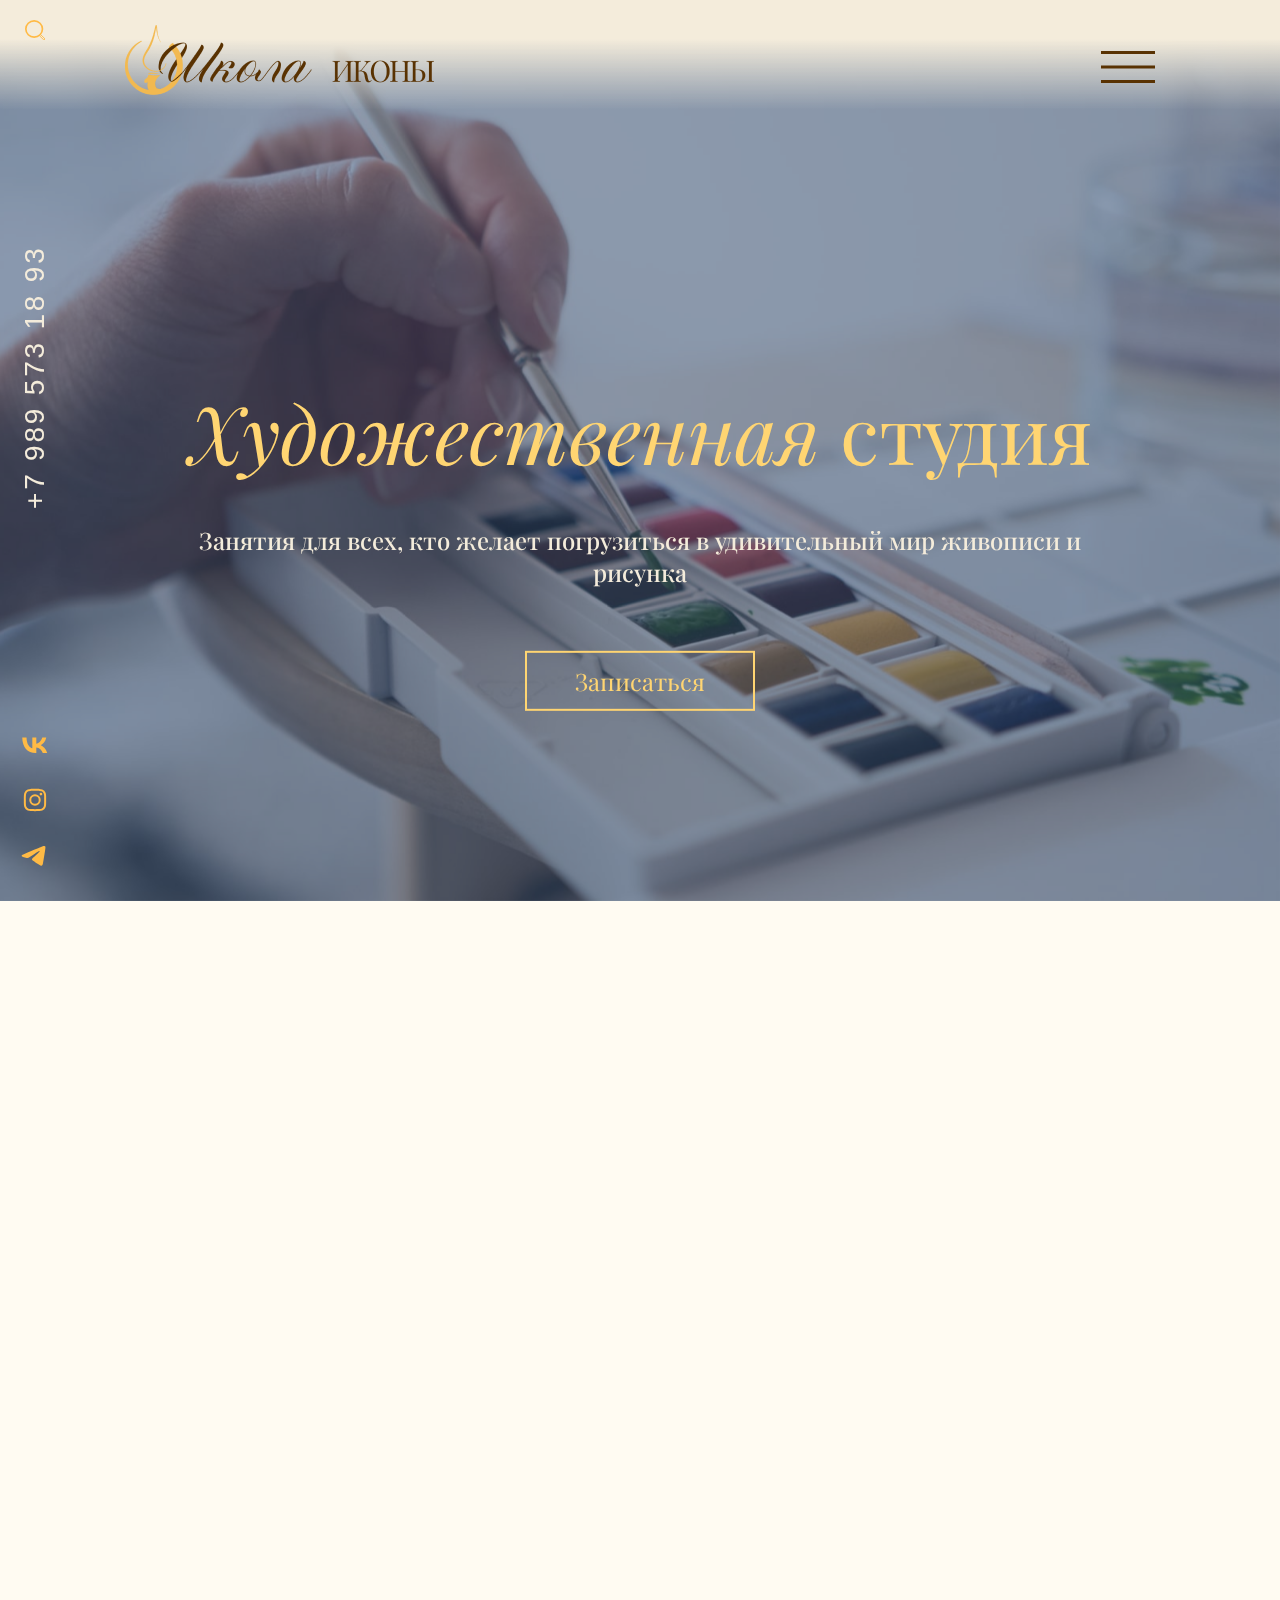
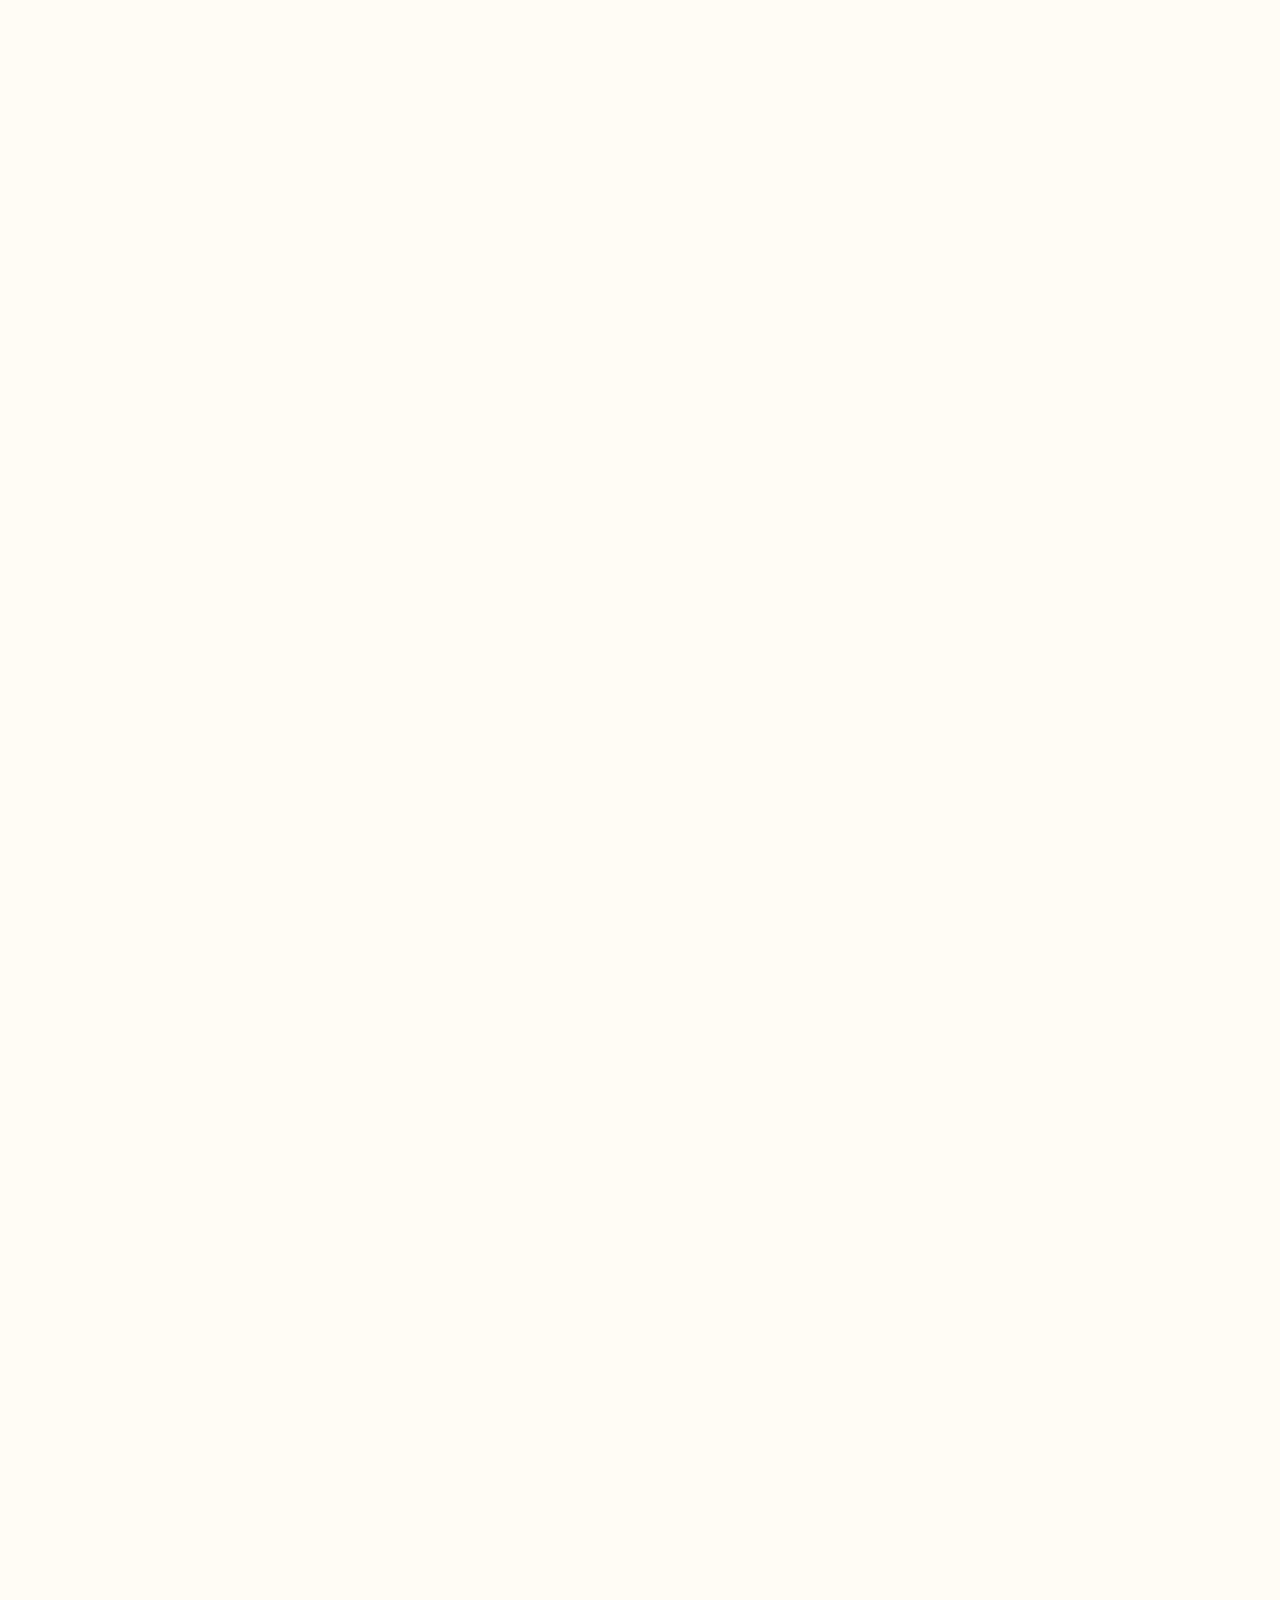
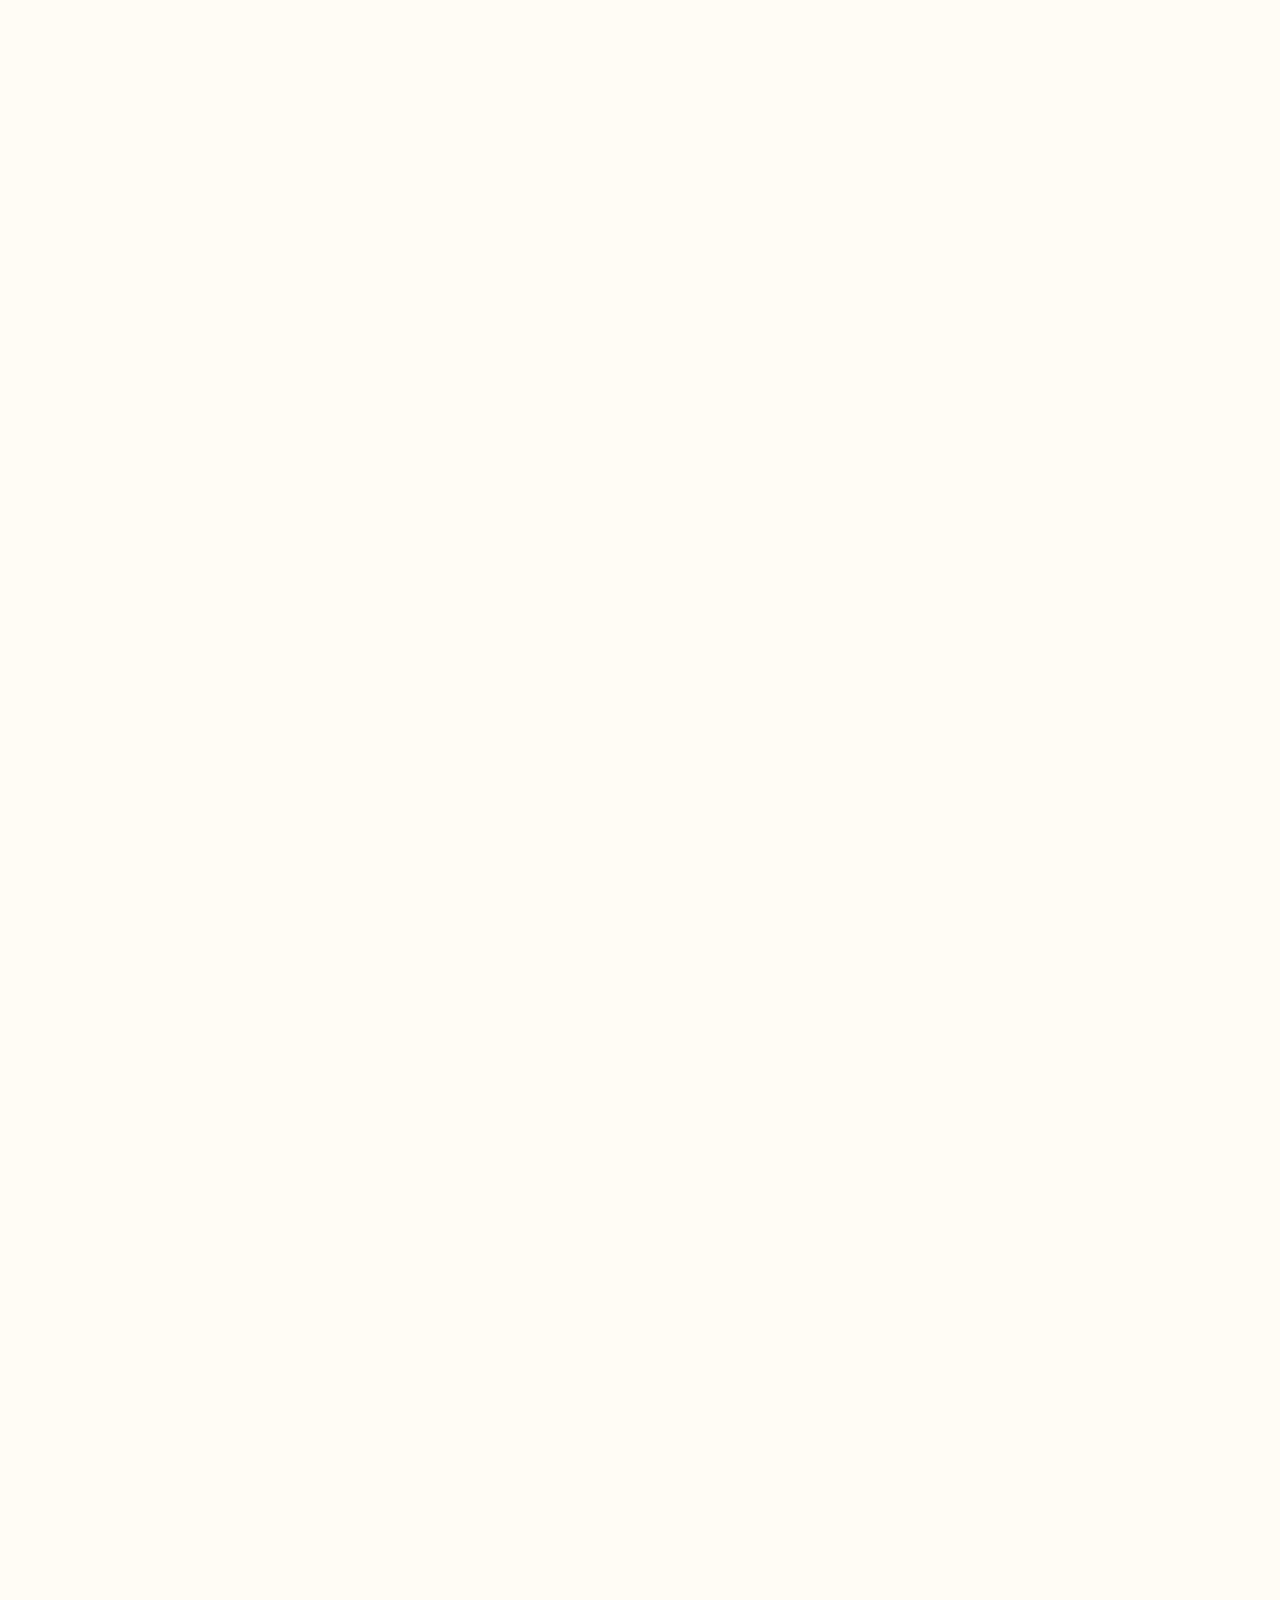
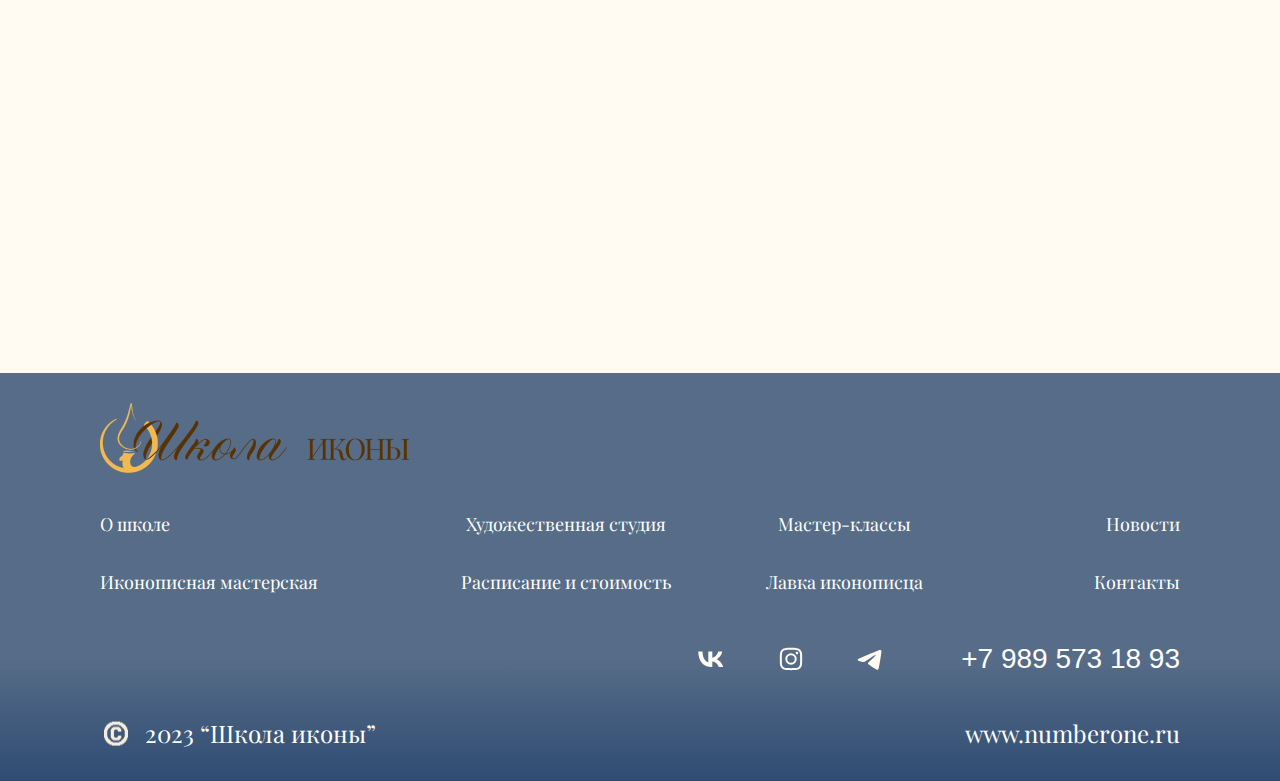
<file: blocks/artschool.html>
<!DOCTYPE html>
<html lang="ru">
    <head>
        <meta charset="UTF-8" />
        <meta http-equiv="X-UA-Compatible" content="IE=edge" />
        <meta name="viewport" content="width=device-width, initial-scale=1" />
        <title>"Школа иконы" - иконописная мастерская и художественная студия</title>
        <link rel="icon" type="image/png" href="../img/icons/favicon.png" />
        <link rel="stylesheet" type="text/css" href="../css/normalize.css" />
        <link rel="stylesheet" href="https://unpkg.com/swiper/swiper-bundle.min.css" />
        <link rel="preconnect" href="https://fonts.googleapis.com">
        <link rel="preconnect" href="https://fonts.gstatic.com" crossorigin>
        <link href="https://fonts.googleapis.com/css2?family=Playfair+Display:ital,wght@0,400;0,500;0,700;1,400;1,500;1,600&display=swap" rel="stylesheet">
        <link rel="stylesheet" type="text/css" href="../css/style.css" />
        <script defer src="../js/script.js"></script>
    </head>
    <body>
        <div class="wrapper">
            <header class="header schoolicon__header">
                <div class="header__container flex container">
                  <div class="hero__sidebar flex">
                    <button class="hero__button" aria-label="Кнопка поиска">
                      <svg viewBox="0 0 24 24" fill="none" xmlns="http://www.w3.org/2000/svg" class="hero__button-image">
                        <rect width="7.56126" height="1.89031" transform="matrix(0.713342 0.700816 -0.713342 0.700816 18.6064 17.3762)"></rect>
                        <path d="M20.9303 10.7726C20.9303 16.1533 16.4855 20.5452 10.9652 20.5452C5.44478 20.5452 1 16.1533 1 10.7726C1 5.39198 5.44478 1 10.9652 1C16.4855 1 20.9303 5.39198 20.9303 10.7726Z" stroke-width="2"></path>
                      </svg>
                    </button>
                    <a href="tel:+79895731893" class="hero_phone hero_phone-light">+7 989 573 18 93</a>
                    <ul class="hero__social">
                      <li class="hero__social-item">
                        <a href="https://m.vk.com/schooliconvk" class="footer__social-link">
                            <svg id="Icons" xmlns="http://www.w3.org/2000/svg" viewBox="0 0 215 215"><defs></defs><g id="VK"><path id="Background" class="cls-1" d="M0,103.2c0-48.65,0-73,15.11-88.09S54.55,0,103.2,0h8.6c48.65,0,73,0,88.09,15.11S215,54.55,215,103.2v8.6c0,48.65,0,73-15.11,88.09S160.45,215,111.8,215h-8.6c-48.65,0-73,0-88.09-15.11S0,160.45,0,111.8Z"/><path id="VK-2" data-name="VK" class="cls-2" d="M112,151c-45.86,0-72-31.44-73.1-83.75h23c.75,38.4,17.69,54.66,31.1,58v-58h21.63v33.12c13.24-1.43,27.16-16.52,31.85-33.12h21.63c-3.6,20.46-18.69,35.55-29.42,41.75,10.73,5,27.91,18.19,34.45,42H149.29C144.18,135,131.44,122.7,114.59,121V151Z"/></g>
                            </svg>
                        </a>
                      </li>
                      <li class="hero__social-item">
                        <a href="https://www.instagram.com/invites/contact/?i=3deerxgrl00r&utm_content=qxw3fhl" class="footer__social-link">
                            <svg id="Icons" xmlns="http://www.w3.org/2000/svg" viewBox="0 0 215 215"><defs></defs><g id="Instagram"><path id="Background" class="cls-1" d="M277,103.2c0-48.65,0-73,15.11-88.09S331.55,0,380.2,0h8.6c48.65,0,73,0,88.09,15.11S492,54.55,492,103.2v8.6c0,48.65,0,73-15.11,88.09S437.45,215,388.8,215h-8.6c-48.65,0-73,0-88.09-15.11S277,160.45,277,111.8Z" transform="translate(-277)"/><path id="Instagram-2" data-name="Instagram" class="cls-2" d="M384.5,47.55c16.28,0,18.32.07,24.72.36a44,44,0,0,1,14.55,2.79A30.6,30.6,0,0,1,441.3,68.23a44,44,0,0,1,2.79,14.55c.29,6.4.36,8.44.36,24.72s-.07,18.32-.36,24.72a44,44,0,0,1-2.79,14.55,30.6,30.6,0,0,1-17.53,17.53,44,44,0,0,1-14.55,2.79c-6.4.29-8.44.36-24.72.36s-18.32-.07-24.72-.36a44,44,0,0,1-14.55-2.79,30.6,30.6,0,0,1-17.53-17.53,44,44,0,0,1-2.79-14.55c-.29-6.4-.36-8.44-.36-24.72s.07-18.32.36-24.72a44,44,0,0,1,2.79-14.55A30.6,30.6,0,0,1,345.23,50.7a44,44,0,0,1,14.55-2.79C366.18,47.62,368.22,47.55,384.5,47.55ZM408.72,58.7c-6.32-.29-8.21-.35-24.22-.35s-17.9.06-24.22.35a33.06,33.06,0,0,0-11.14,2.07,19.82,19.82,0,0,0-11.37,11.37,33.06,33.06,0,0,0-2.07,11.14c-.29,6.32-.35,8.21-.35,24.22s.06,17.9.35,24.22a33.06,33.06,0,0,0,2.07,11.14,19.82,19.82,0,0,0,11.37,11.37,33.06,33.06,0,0,0,11.14,2.07c6.32.29,8.21.35,24.22.35s17.9-.06,24.22-.35a33.06,33.06,0,0,0,11.14-2.07,19.82,19.82,0,0,0,11.37-11.37,33.06,33.06,0,0,0,2.07-11.14c.29-6.32.35-8.21.35-24.22s-.06-17.9-.35-24.22a33.06,33.06,0,0,0-2.07-11.14,19.82,19.82,0,0,0-11.37-11.37A33.06,33.06,0,0,0,408.72,58.7ZM384.5,127.48a20,20,0,1,0-20-20A20,20,0,0,0,384.5,127.48Zm0-50.77a30.79,30.79,0,1,1-30.79,30.79A30.79,30.79,0,0,1,384.5,76.71Zm39.2-1.21a7.2,7.2,0,1,1-7.2-7.2A7.2,7.2,0,0,1,423.7,75.5Z" transform="translate(-277)"/></g></svg>
                        </a>
                      </li>
                      <li class="hero__social-item">
                        <a href="https://t.me/schoolicon" class="footer__social-link">
                            <svg id="Icons" xmlns="http://www.w3.org/2000/svg" viewBox="0 0 215 215"><defs></defs><g id="Telegram"><path id="Background" class="cls-1" d="M554,103.2c0-48.65,0-73,15.11-88.09S608.55,0,657.2,0h8.6c48.65,0,73,0,88.09,15.11S769,54.55,769,103.2v8.6c0,48.65,0,73-15.11,88.09S714.45,215,665.8,215h-8.6c-48.65,0-73,0-88.09-15.11S554,160.45,554,111.8Z" transform="translate(-554)"/><path id="Telegram-2" data-name="Telegram" class="cls-2" d="M598.29,105q51.57-22.47,68.78-29.63c32.76-13.63,39.56-16,44-16.07a7.7,7.7,0,0,1,4.57,1.37,5,5,0,0,1,1.68,3.19,21,21,0,0,1,.2,4.65c-1.78,18.65-9.46,63.91-13.37,84.79-1.65,8.84-4.9,11.81-8.06,12.1-6.85.63-12.05-4.53-18.68-8.88-10.38-6.8-16.25-11-26.32-17.68-11.65-7.67-4.1-11.89,2.54-18.78,1.74-1.81,31.91-29.26,32.5-31.75a2.41,2.41,0,0,0-.55-2.08,2.68,2.68,0,0,0-2.44-.24q-1.56.36-49.75,32.88-7.07,4.86-12.79,4.73c-4.22-.09-12.32-2.38-18.34-4.34-7.38-2.4-13.25-3.67-12.74-7.75Q589.91,108.31,598.29,105Z" transform="translate(-554)"/></g>
                            </svg>
                        </a>
                      </li>
                    </ul>
                  </div>
                  <div class="header__content">  
                    <a href="../index.html" class="header__logo">
                        <img src="../img/icons/logo-menu.png" alt="Логотип">
                      </a>
                    <nav class="header__nav">
                      <ul class="header__list flex">
                        <li class="header__list-item">
                          <a href="../index.html" class="header__list-link header__list-link-1">О школе</a>
                        </li>
                        <li class="header__list-item">
                          <a href="../blocks/iconschool.html" class="header__list-link header__list-link-2">Иконописная мастерская</a>
                        </li>
                        <li class="header__list-item">
                          <a href="#" class="header__list-link header__list-link-3">Художественная студия</a>
                        </li>
                        <li class="header__list-item">
                          <a href="../blocks/schadule.html" class="header__list-link header__list-link-4">Расписание и стоимость</a>
                        </li>
                        <li class="header__list-item">
                          <a href="../blocks/classes.html" class="header__list-link header__list-link-5">Мастер-классы</a>
                        </li>
                        <li class="header__list-item">
                          <a href="../blocks/artstore.html" class="header__list-link header__list-link-6">Лавка иконописца</a>
                        </li>
                        <li class="header__list-item">
                          <a href="../blocks/news.html" class="header__list-link header__list-link-7">Новости</a>
                        </li>
                        <li class="header__list-item">
                          <a href="../blocks/contacts.html" class="header__list-link header__list-link-8">Контакты</a>
                        </li>
                      </ul>
                    </nav>
                  </div>
                  <button class="burger" aria-label="Кнопка бургер-меню">
                    <span class="burger__line"></span>
                    <span class="burger__line"></span>
                    <span class="burger__line"></span>
                  </button>
                </div>
            </header>
            <main class="main artschool">
              <section class="main-screen section-offset">
                  <div class="main-screen__slider swiper">
                      <div class="main-screen__wrapper swiper-wrapper">
                          <div
                              class="main-screen__slide main-screen__slide-1 swiper-slide"
                          ></div>
                          <div
                              class="main-screen__slide main-screen__slide-2 swiper-slide"
                          ></div>
                          <div
                              class="main-screen__slide main-screen__slide-3 swiper-slide"
                          ></div>
                      </div>
                      <div class="main-screen__remoute flex swiper-pagination">
                          <span
                              class="swiper-pagination__item swiper-pagination-active"
                          ></span>
                          <span class="swiper-pagination__item"></span>
                          <span class="swiper-pagination__item"></span>
                      </div>
                  </div>
                  <div class="main-screen__content screen-content flex">
                      <h1 class="screen-content__title">
                      <span>Художественная</span> студия
                      </h1>
                      <p class="screen-content-text">
                        Занятия для всех, кто желает погрузиться
                        в удивительный мир живописи и рисунка
                      </p>
                      <a href="#sign-up__popup"
                      class="screen-content__btn popup-link btn"
                      aria-label="Кнопка заказать расчет"
                      >
                      Записаться
                      </a>
                  </div>
              </section>
              <section class="about schoolicon section-offset">
                <div class="about__container container">
                    <h2 class="section-title element-animation"><span>Художественная</span> студия</h2>
                    <div class="about__content element-animation">
                      <div class="about__content-block schoolicon__content-block content-block content-block-1 flex">
                        <div class="content-block-left schoolicon__content-block-left block-left">
                        </div>
                        <div class="content-block-right block-right flex">
                          <p class="block-right__text">Талантливые художники нашей мастерской раскроют мир изобразительного искусства во&nbsp;всей своей природной красоте.</p>
                          <p class="block-right__text">Процесс обучения построен в&nbsp;традициях академической школы рисунка и&nbsp;живописи, разных техниках и&nbsp;жанрах.</p>
                          <p class="block-right__text">Наши преподаватели найдут особый подход к&nbsp;каждому ученику вне зависимости от&nbsp;его возраста, уровня подготовки и&nbsp;способностей.</p>
                          <p class="block-right__text">Теплая атмосфера нашей мастерской подойдет для всех, желающих окунуться в&nbsp;художественную и&nbsp;духовную среду нашей школы!</p>
                          <p class="block-right__text-hidden">Наши преподаватели&nbsp;&mdash; талантливые художники, участники всероссийских и&nbsp;зарубежных выставок, выпускники Российской академии живописи, ваяния и&nbsp;зодчества&nbsp;им. И.&nbsp;Г.&nbsp;Глазунова, члены Союза художников России.</p>
                        </div>
                      </div>
                    </div>
                    <div class="schoolicon__text element-animation">Наши преподаватели&nbsp;&mdash; талантливые художники, участники всероссийских и&nbsp;зарубежных выставок, выпускники Российской академии живописи, ваяния и&nbsp;зодчества&nbsp;им. И.&nbsp;Г.&nbsp;Глазунова, члены Союза художников России.
                    </div>
                    <div class="about__content schoolicon__content">
                      <div class="about__content-block element-animation schoolicon__content-block-2 content-block content-block-2 flex">
                        <div class="content-block-left schoolicon__content-block-left block-left">
                        </div>
                        <div class="content-block-right block-right flex">
<!--                           <p class="block-right__text">И&nbsp;рождается &ensp;отзвук&ensp;в&ensp;сердцах&ensp;и&ensp;на&ensp;лицах,</p>
                          <p class="block-right__text">Потому&ensp;что&ensp;и&ensp;замысел&ensp;в&ensp;сердце&ensp;рожден.</p>
                          <p class="block-right__text">Неизвестный&ensp;&mdash;&ensp;в&ensp;каталогах&ensp;всех</p>
                          <p class="block-right__text">и&ensp;в&ensp;таблицах</p>
                          <p class="block-right__text">Меж&ensp;другими,&ensp;известными,&ensp;значится&ensp;он.</p>
                          <div class="content-block__sign">Г. Шпаликов, 1959</div> -->
                        </div>
                      </div>
                    </div>
                </div>
              </section>
              <section class="tutors art-tutors schoolicon section-offset">
                <div class="about__container container">
                    <h2 class="section-title element-animation"><span>Наши</span> преподаватели</h2>
                    <div class="about__content element-animation">
                      <div class="about__content-block schoolicon__content-block content-block content-block-2 flex">
                        <div class="content-block-left schoolicon__content-block-left block-left">
                        </div>
                        <div class="content-block-right block-right flex">
                          <div class="content-block__sign">
                            <div class="content-block__title"><span>Безбородых</span> 
                              Дина Александровна</div>
                            <div class="content-block__subtitle">художник</div>
                          </div>
                          <p class="block-right__text">Одной из&nbsp;самых главных задач в&nbsp;своих работах я&nbsp;ставлю себе задачу создания ОБРАЗА.</p>
                          <p class="block-right__text">Кому-то изображенный мотив напомнит родную деревеньку в&nbsp;далеком и&nbsp;светлом детстве, для кого-то он&nbsp;будет созвучен какой-нибудь музыке, песне, стиху...</p>
                          <p class="block-right__text">Хочется что&nbsp;бы каждый увидел что то&nbsp;свое.</p>
      
                        </div>
                      </div>
                    </div>
                    <div class="schoolicon__text element-animation">Среди многообразия жанров я&nbsp;отдаю предпочтение пейзажу. Именно в&nbsp;нем идею образа, как мне кажется, можно выразить максимально точно и&nbsp;остро.</div>
                    <div class="schoolicon__text element-animation">Юность и&nbsp;старость, восторг и&nbsp;тишина, покой и&nbsp;движение, любовь, ностальгия, таинственность... Любое настроение, любое чувство можно найти в&nbsp;образах природы. А&nbsp;соответственно образу ищешь и&nbsp;технику его выражения, выявления на&nbsp;холсте или бумаге.</div>
                    <div class="tutors-works element-animation">
                      <div class="tutors-works__wrapper flex">
                        <div class="tutors-works__slide slide-works__column-1 ">
                          <div class="tutors-works__slide tutors-works__slide-1"></div>
                        </div>
                        <div class="tutors-works__slide slide-works__column-2">
                          <div class="slide-works__column-2-top">
                            <div class="tutors-works__slide tutors-works__slide-2"></div>
                            <div class="tutors-works__slide tutors-works__slide-3"></div>
                          </div>
                          <div class="slide-works__column-2-bottom">
                            <div class="tutors-works__slide tutors-works__slide-4"></div>
                            <div class="tutors-works__slide tutors-works__slide-5"></div>
                          </div>
                        </div>
                      </div>
                    </div>
                    <a href="../blocks/tutorart.html" class="tutors__more element-animation">Узнать подробнее<span class="tutors__more-dec"> о преподавателе</span>
                      <span class="tutots__more-link about__more-arrow"></span>
                    </a>
                </div>
              </section>
              <section class="works-galery schoolicon section-offset">
                <div class="about__container container">
                    <h2 class="section-title element-animation"><span>Галерея</span> работ учеников</h2>
                    <div class="tutors-works element-animation">
                      <div class="tutors-works__wrapper flex">
                        <div class="content-block-left block-left">
                          <figure class = "block-left__founder">
                            <img src="../img//artschool/23.jpg" alt="Картина Ангелы">
                            <figcaption>
                              <div class="block-left__info">
                                <div class="content-block__title">Наталья Рашина</div>
                                <div class="content-block__subtitle">&laquo;Ангелы&raquo;</div>
                                <div class="content-block__diptix">Диптих (левая часть), копия</div>
                              </div>
                            </figcaption>
                          </figure>
                          <figure class = "block-left__founder">
                            <img src="../img//artschool/24.jpg" alt="Картина Ангелы">
                            <figcaption>
                              <div class="block-left__info">
                                <div class="content-block__title">Наталья Рашина</div>
                                <div class="content-block__subtitle">&laquo;Ангелы&raquo;</div>
                                <div class="content-block__diptix"> Диптих (правая часть), копия</div>
                              </div>
                            </figcaption>
                          </figure>
                        </div>
                      </div>
                    </div>
                </div>
              </section>
            </main>
            <footer class="footer">
                <div class="footer__container container">
                    <div class="footer__content">
                        <a href="#" class="footer__logo">
                            <img src="../img/icons/logo-menu.png" alt="Логотип">
                        </a>
                        <nav class="footer__nav">
                            <ul class="footer__list flex">
                                <li class="footer__list-item">
                                    <a href="../index.html" class="footer__list-link footer__list-link-1">О школе</a>
                                </li>
                                <li class="footer__list-item">
                                    <a href="../blocks/iconschool.html" class="footer__list-link footer__list-link-2">Иконописная мастерская</a>
                                </li>
                                <li class="footer__list-item">
                                    <a href="#" class="footer__list-link footer__list-link-3">Художественная студия</a>
                                </li>
                                <li class="footer__list-item">
                                    <a href="../blocks/schadule.html" class="footer__list-link footer__list-link-4">Расписание и стоимость</a>
                                </li>
                                <li class="footer__list-item">
                                    <a href="../blocks/classes.html" class="footer__list-link footer__list-link-5">Мастер-классы</a>
                                </li>
                                <li class="footer__list-item">
                                    <a href="../blocks/artstore.html" class="footer__list-link footer__list-link-6">Лавка иконописца</a>
                                </li>
                                <li class="footer__list-item">
                                    <a href="../blocks/news.html" class="footer__list-link footer__list-link-7">Новости</a>
                                </li>
                                <li class="footer__list-item">
                                    <a href="../blocks/contacts.html" class="footer__list-link footer__list-link-8">Контакты</a>
                                </li>
                            </ul>
                        </nav>
                        <div class="footer__contacts flex">
                          <div class="footer__call">Нам можно позвонить</div>
                          <ul class="footer__social flex">
                            <li class="footer__social-item">
                              <a href="https://m.vk.com/schooliconvk" class="footer__social-link">
                                <svg id="Icons" xmlns="http://www.w3.org/2000/svg" viewBox="0 0 215 215"><defs></defs><g id="VK"><path id="Background" class="cls-1" d="M0,103.2c0-48.65,0-73,15.11-88.09S54.55,0,103.2,0h8.6c48.65,0,73,0,88.09,15.11S215,54.55,215,103.2v8.6c0,48.65,0,73-15.11,88.09S160.45,215,111.8,215h-8.6c-48.65,0-73,0-88.09-15.11S0,160.45,0,111.8Z"/><path id="VK-2" data-name="VK" class="cls-2" d="M112,151c-45.86,0-72-31.44-73.1-83.75h23c.75,38.4,17.69,54.66,31.1,58v-58h21.63v33.12c13.24-1.43,27.16-16.52,31.85-33.12h21.63c-3.6,20.46-18.69,35.55-29.42,41.75,10.73,5,27.91,18.19,34.45,42H149.29C144.18,135,131.44,122.7,114.59,121V151Z"/></g>
                                </svg>
                              </a>
                            </li>
                            <li class="footer__social-item">
                              <a href="https://www.instagram.com/invites/contact/?i=3deerxgrl00r&utm_content=qxw3fhl" class="footer__social-link">
                                <svg id="Icons" xmlns="http://www.w3.org/2000/svg" viewBox="0 0 215 215"><defs></defs><g id="Instagram"><path id="Background" class="cls-1" d="M277,103.2c0-48.65,0-73,15.11-88.09S331.55,0,380.2,0h8.6c48.65,0,73,0,88.09,15.11S492,54.55,492,103.2v8.6c0,48.65,0,73-15.11,88.09S437.45,215,388.8,215h-8.6c-48.65,0-73,0-88.09-15.11S277,160.45,277,111.8Z" transform="translate(-277)"/><path id="Instagram-2" data-name="Instagram" class="cls-2" d="M384.5,47.55c16.28,0,18.32.07,24.72.36a44,44,0,0,1,14.55,2.79A30.6,30.6,0,0,1,441.3,68.23a44,44,0,0,1,2.79,14.55c.29,6.4.36,8.44.36,24.72s-.07,18.32-.36,24.72a44,44,0,0,1-2.79,14.55,30.6,30.6,0,0,1-17.53,17.53,44,44,0,0,1-14.55,2.79c-6.4.29-8.44.36-24.72.36s-18.32-.07-24.72-.36a44,44,0,0,1-14.55-2.79,30.6,30.6,0,0,1-17.53-17.53,44,44,0,0,1-2.79-14.55c-.29-6.4-.36-8.44-.36-24.72s.07-18.32.36-24.72a44,44,0,0,1,2.79-14.55A30.6,30.6,0,0,1,345.23,50.7a44,44,0,0,1,14.55-2.79C366.18,47.62,368.22,47.55,384.5,47.55ZM408.72,58.7c-6.32-.29-8.21-.35-24.22-.35s-17.9.06-24.22.35a33.06,33.06,0,0,0-11.14,2.07,19.82,19.82,0,0,0-11.37,11.37,33.06,33.06,0,0,0-2.07,11.14c-.29,6.32-.35,8.21-.35,24.22s.06,17.9.35,24.22a33.06,33.06,0,0,0,2.07,11.14,19.82,19.82,0,0,0,11.37,11.37,33.06,33.06,0,0,0,11.14,2.07c6.32.29,8.21.35,24.22.35s17.9-.06,24.22-.35a33.06,33.06,0,0,0,11.14-2.07,19.82,19.82,0,0,0,11.37-11.37,33.06,33.06,0,0,0,2.07-11.14c.29-6.32.35-8.21.35-24.22s-.06-17.9-.35-24.22a33.06,33.06,0,0,0-2.07-11.14,19.82,19.82,0,0,0-11.37-11.37A33.06,33.06,0,0,0,408.72,58.7ZM384.5,127.48a20,20,0,1,0-20-20A20,20,0,0,0,384.5,127.48Zm0-50.77a30.79,30.79,0,1,1-30.79,30.79A30.79,30.79,0,0,1,384.5,76.71Zm39.2-1.21a7.2,7.2,0,1,1-7.2-7.2A7.2,7.2,0,0,1,423.7,75.5Z" transform="translate(-277)"/></g></svg>
                              </a>
                            </li>
                            <li class="footer__social-item">
                              <a href="https://t.me/schoolicon" class="footer__social-link">
                                <svg id="Icons" xmlns="http://www.w3.org/2000/svg" viewBox="0 0 215 215"><defs></defs><g id="Telegram"><path id="Background" class="cls-1" d="M554,103.2c0-48.65,0-73,15.11-88.09S608.55,0,657.2,0h8.6c48.65,0,73,0,88.09,15.11S769,54.55,769,103.2v8.6c0,48.65,0,73-15.11,88.09S714.45,215,665.8,215h-8.6c-48.65,0-73,0-88.09-15.11S554,160.45,554,111.8Z" transform="translate(-554)"/><path id="Telegram-2" data-name="Telegram" class="cls-2" d="M598.29,105q51.57-22.47,68.78-29.63c32.76-13.63,39.56-16,44-16.07a7.7,7.7,0,0,1,4.57,1.37,5,5,0,0,1,1.68,3.19,21,21,0,0,1,.2,4.65c-1.78,18.65-9.46,63.91-13.37,84.79-1.65,8.84-4.9,11.81-8.06,12.1-6.85.63-12.05-4.53-18.68-8.88-10.38-6.8-16.25-11-26.32-17.68-11.65-7.67-4.1-11.89,2.54-18.78,1.74-1.81,31.91-29.26,32.5-31.75a2.41,2.41,0,0,0-.55-2.08,2.68,2.68,0,0,0-2.44-.24q-1.56.36-49.75,32.88-7.07,4.86-12.79,4.73c-4.22-.09-12.32-2.38-18.34-4.34-7.38-2.4-13.25-3.67-12.74-7.75Q589.91,108.31,598.29,105Z" transform="translate(-554)"/></g>
                                </svg>
                              </a>
                            </li>
                          </ul>
                            <a href="tel:+79895731893" class="footer__phone">+7 989 573 18 93</a>
                        </div>
                        <div class="footer__rights flex">
                            <div class="footer__rights-left">2023 “Школа иконы”</div>
                            <a href="#" class="footer__rights-right">www.numberone.ru</a>
                        </div>
                    </div>
                </div>
            </footer>
            <div id="sign-up__popup" class="sign-up__popup popup-artstore">
              <div class="sign-up__body">
                <div class="sign-up__container">
                  <div class="sign-up__close-btn close-popup">
                    <button class="burger burger--active" aria-label="Кнопка бургер-меню">
                      <span class="burger__line"></span>
                      <span class="burger__line"></span>
                      <span class="burger__line"></span>
                    </button>
                  </div>
                  <form action="../php/mail.php" method="POST" class="column-form__content form">
                    <p class="artstore-form-text">Записаться в нашу мастерскую</p>
                    <label class="column-form__label">
                      <span class="visually-hidden">Введите имя</span>
                      <input
                        type="text"
                        name="name"
                        placeholder="Имя*"
                        class="column-form__input"
                      />
                    </label>
                    <label class="column-form__label">
                      <span class="visually-hidden">Введите телефон</span>
                      <input
                        type="tel"
                        name="tel"
                        placeholder="+7(999) 999 99 99*"
                        class="column-form__input tel"
                      />
                    </label>
                    <label class="column-form__label">
                      <span class="visually-hidden">Введите сообщение</span>
                      <textarea
                        name="message"
                        id="message"
                        placeholder="Сообщение"
                        class="column-form__textarea"
                      ></textarea>
                    </label>
          
                    <p class="form__button">
                      <button
                        type="submit"
                        class="btn btn-blue"
                        aria-label="Кнопка отправить"
                      >
                      Отправить заявку
                      </button>
                    </p>
                  </form>
                </div>
              </div>
            </div>
            <div class="go-top">
              <img src="../img/icons/arrow-top.png" alt="Наверх">
            </div>
        </div>
        <script src="https://unpkg.com/swiper/swiper-bundle.min.js"></script>
        <script src="../libs/inputmask.min.js"></script>
    </body>
</html>
</file>
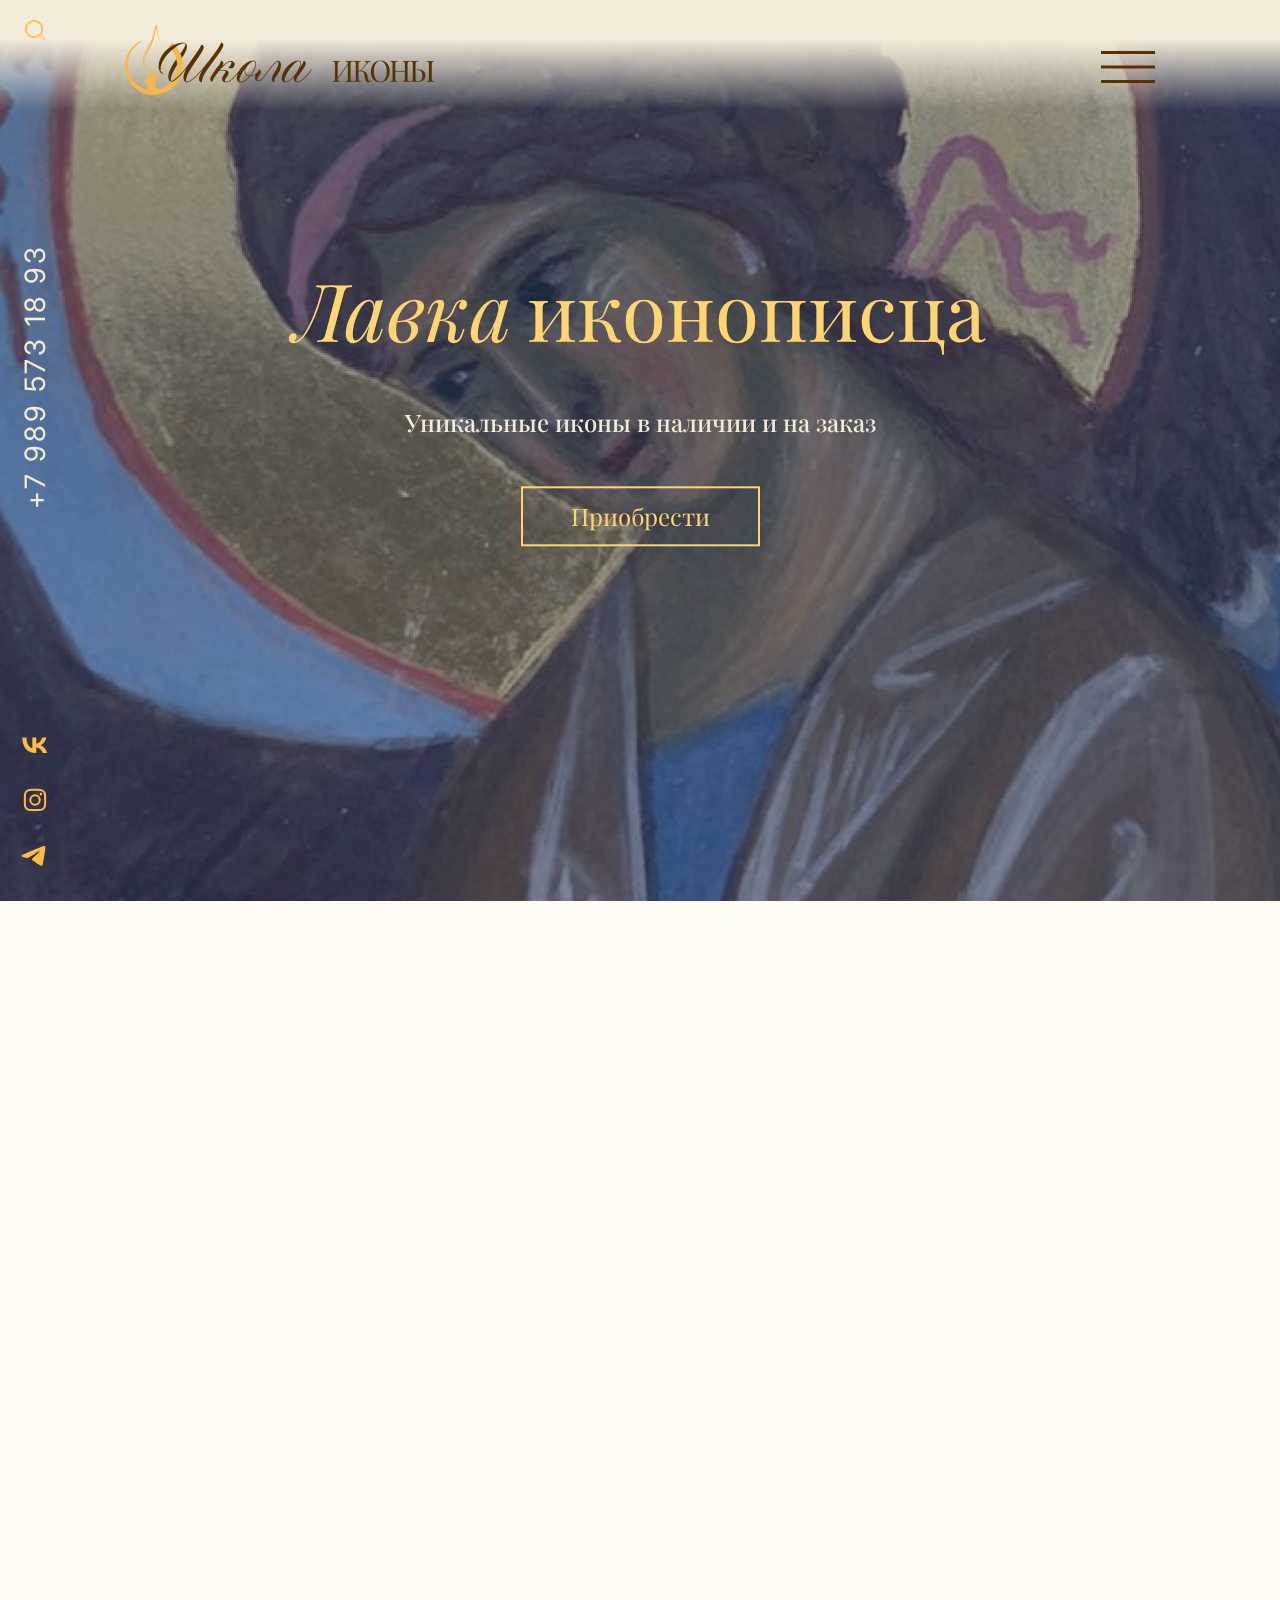
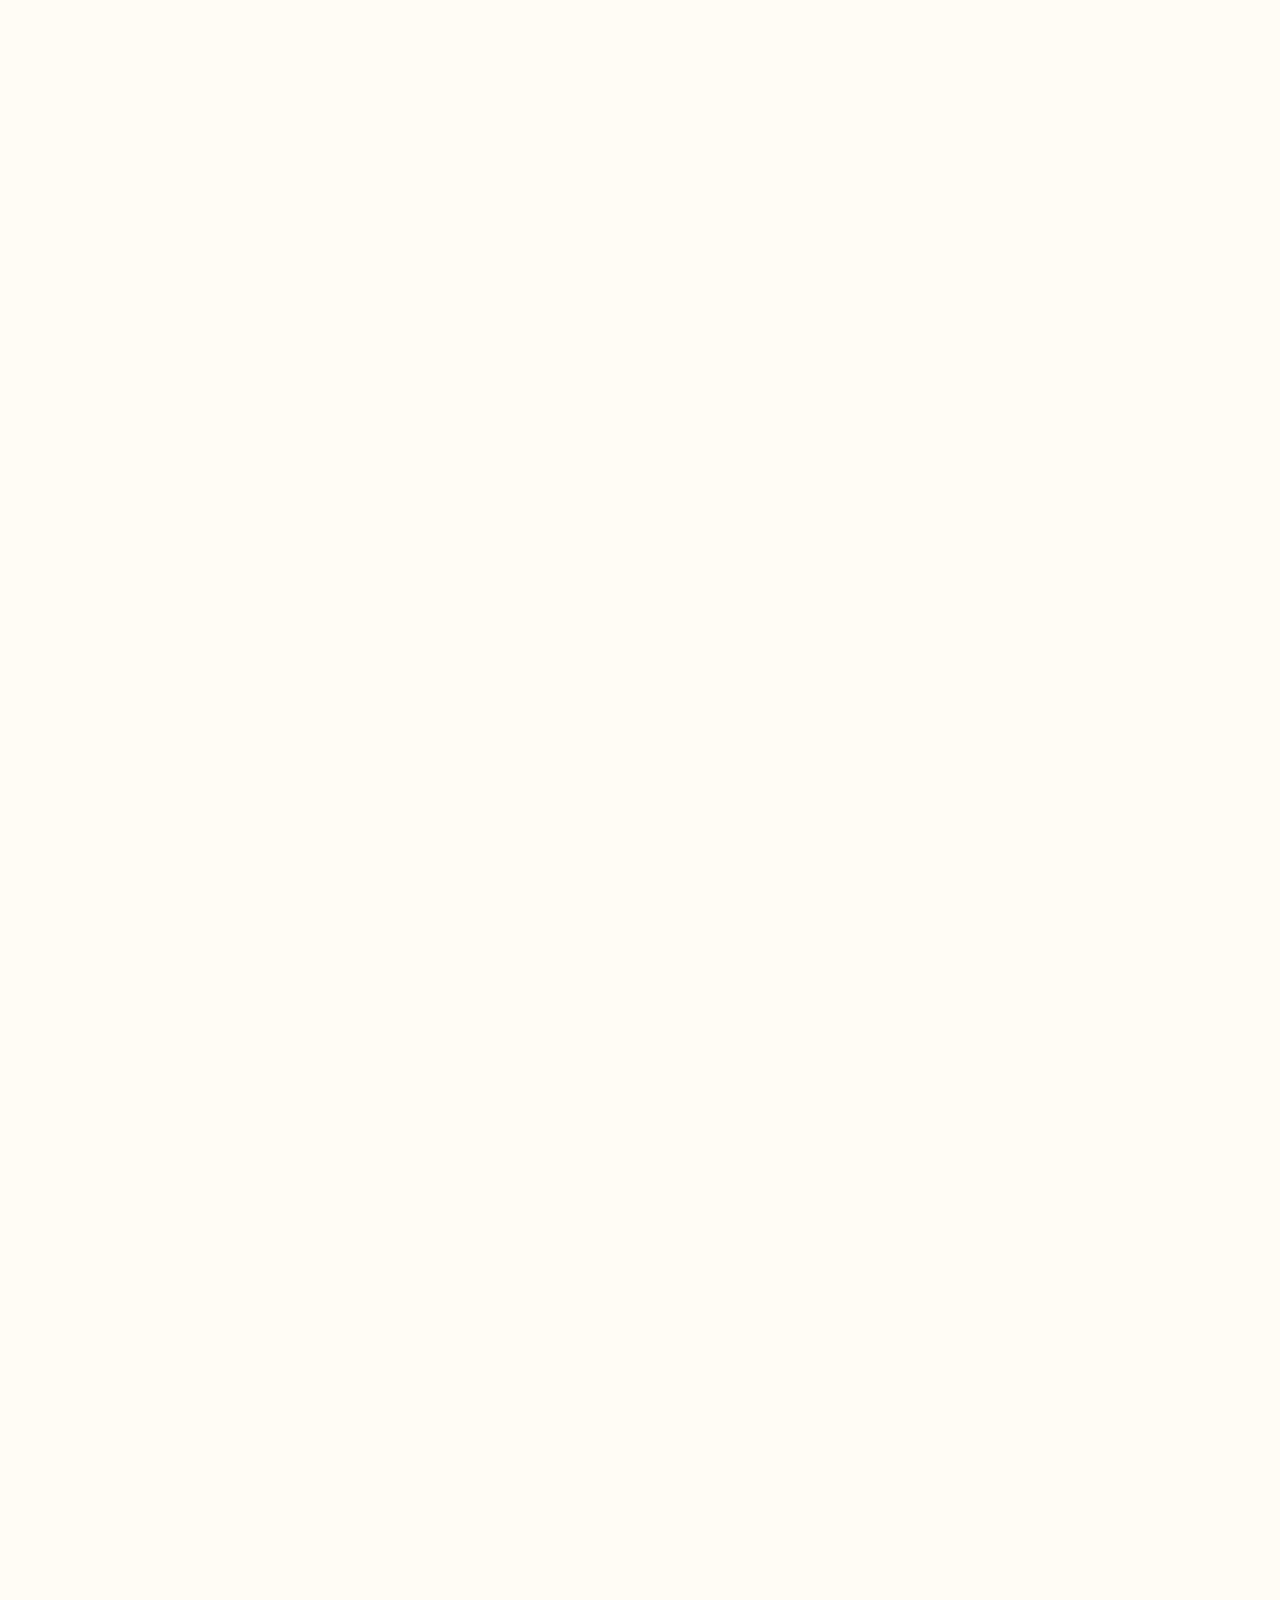
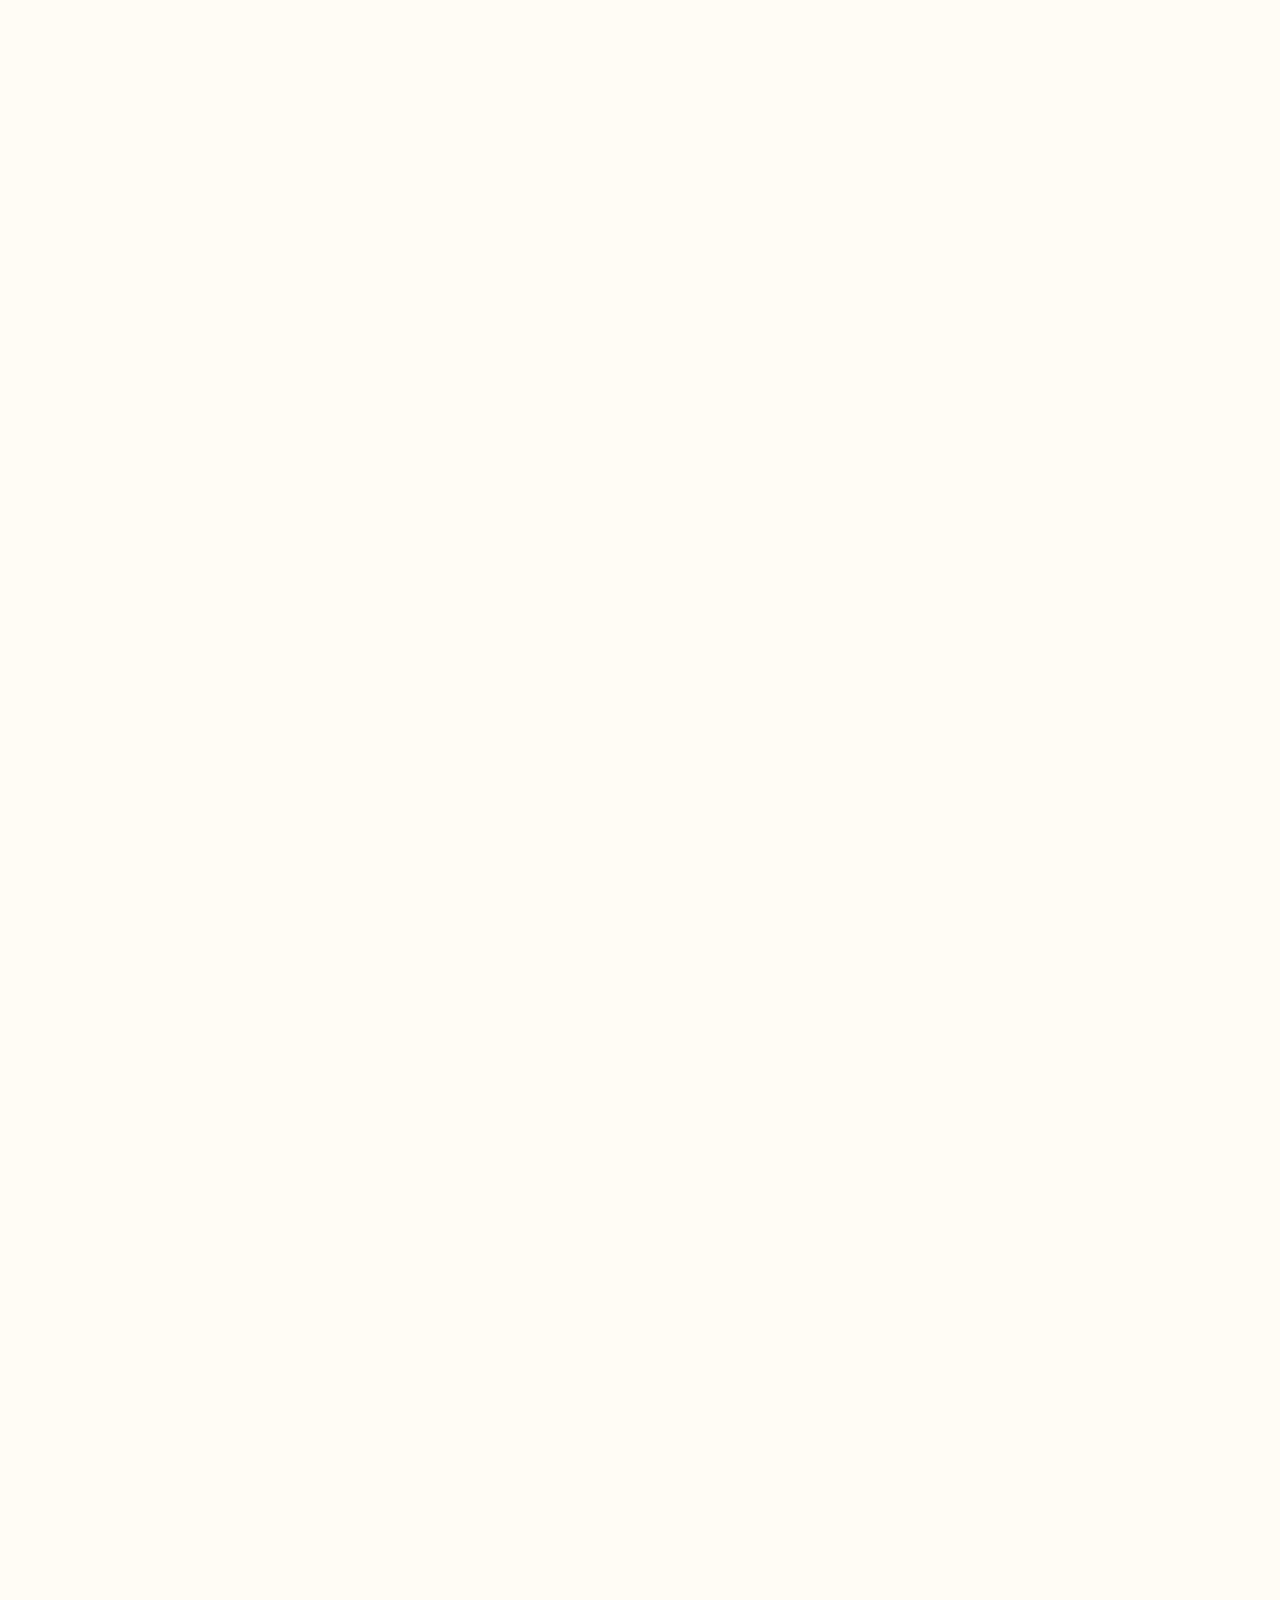
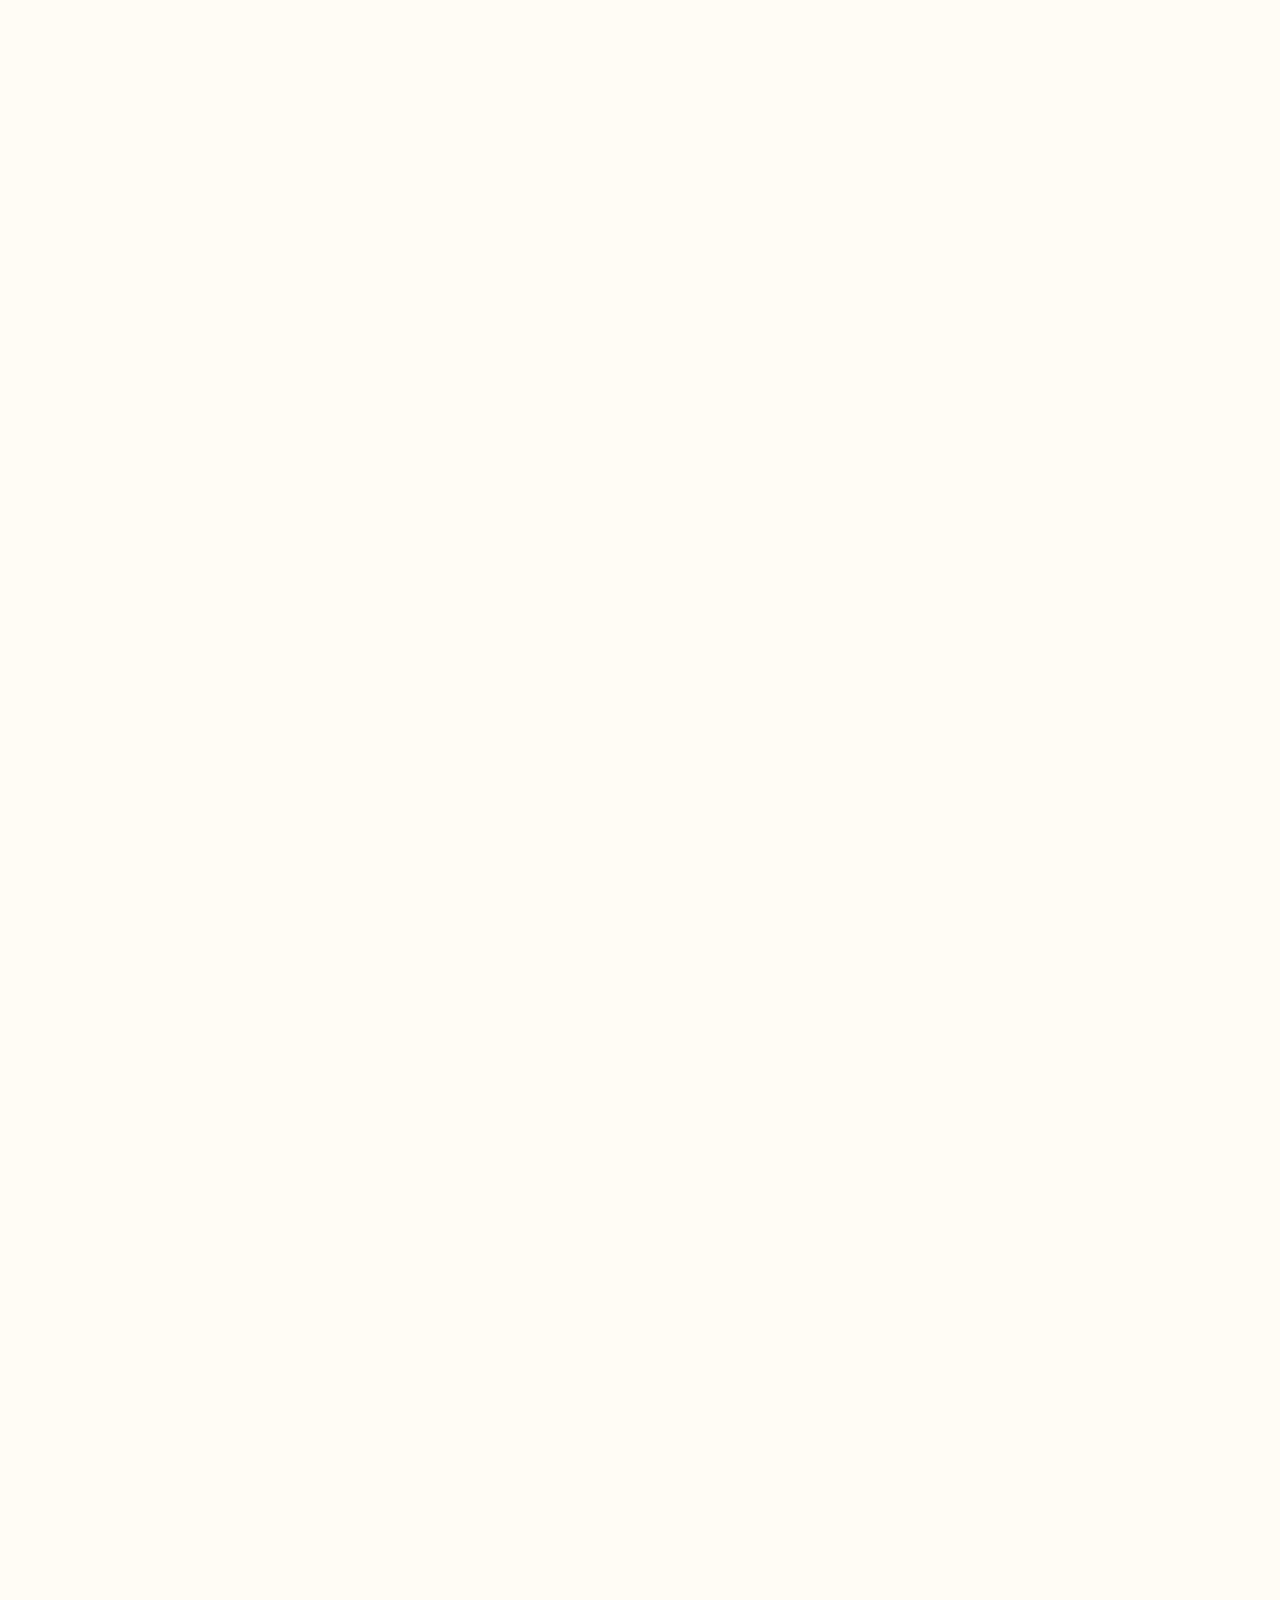
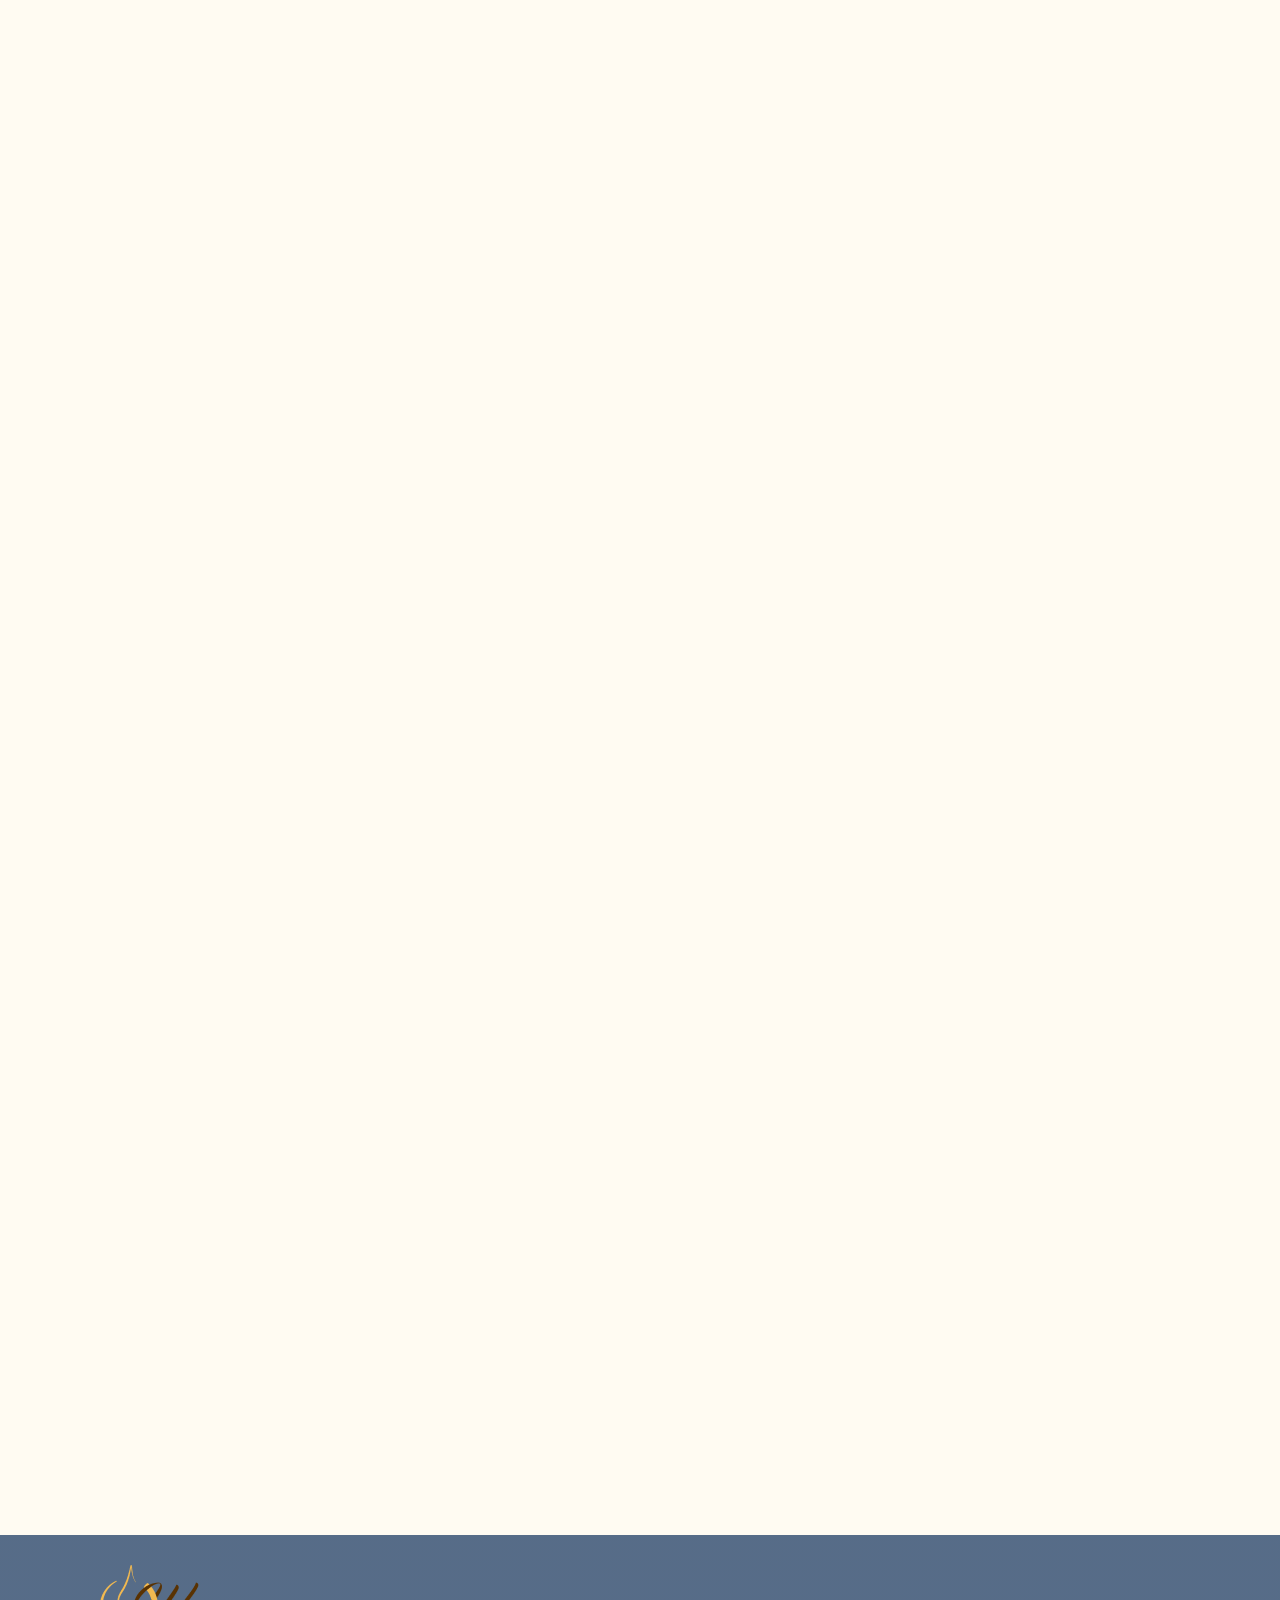
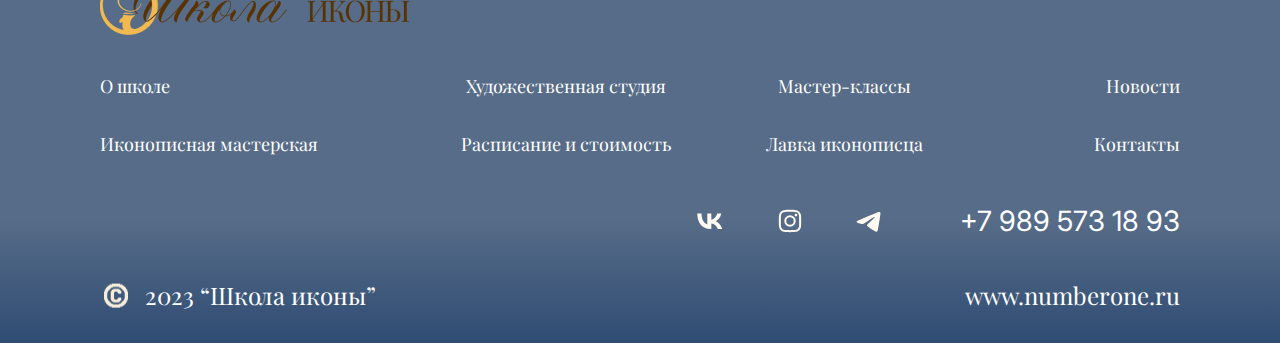
<file: blocks/artstore.html>
<!DOCTYPE html>
<html lang="ru">
    <head>
        <meta charset="UTF-8" />
        <meta http-equiv="X-UA-Compatible" content="IE=edge" />
        <meta name="viewport" content="width=device-width, initial-scale=1" />
        <title>"Школа иконы" - иконописная мастерская и художественная студия</title>
        <link rel="icon" type="image/png" href="../img/icons/favicon.png" />
        <link rel="stylesheet" type="text/css" href="../css/normalize.css" />
        <link rel="stylesheet" href="https://unpkg.com/swiper/swiper-bundle.min.css" />
        <link rel="preconnect" href="https://fonts.googleapis.com">
        <link rel="preconnect" href="https://fonts.gstatic.com" crossorigin>
        <link rel="preconnect" href="https://fonts.googleapis.com">
        <link rel="preconnect" href="https://fonts.gstatic.com" crossorigin>
        <link href="https://fonts.googleapis.com/css2?family=Inter&display=swap" rel="stylesheet">
        <link href="https://fonts.googleapis.com/css2?family=Playfair+Display:ital,wght@0,400;0,500;0,700;1,400;1,500;1,600&display=swap" rel="stylesheet">
        <link rel="stylesheet" type="text/css" href="../css/choices.min.css" />
        <link rel="stylesheet" type="text/css" href="../css/style.css" />
        <script defer src="../js/script.js"></script>
    </head>
    <body>
        <div class="wrapper">
            <header class="header schoolicon__header">
                <div class="header__container flex container">
                  <div class="hero__sidebar flex">
                    <button class="hero__button" aria-label="Кнопка поиска">
                      <svg viewBox="0 0 24 24" fill="none" xmlns="http://www.w3.org/2000/svg" class="hero__button-image">
                        <rect width="7.56126" height="1.89031" transform="matrix(0.713342 0.700816 -0.713342 0.700816 18.6064 17.3762)"></rect>
                        <path d="M20.9303 10.7726C20.9303 16.1533 16.4855 20.5452 10.9652 20.5452C5.44478 20.5452 1 16.1533 1 10.7726C1 5.39198 5.44478 1 10.9652 1C16.4855 1 20.9303 5.39198 20.9303 10.7726Z" stroke-width="2"></path>
                      </svg>
                    </button>
                    <a href="tel:+79895731893" class="hero_phone hero_phone-light">+7 989 573 18 93</a>
                    <ul class="hero__social">
                      <li class="hero__social-item">
                        <a href="https://m.vk.com/schooliconvk" class="footer__social-link">
                            <svg id="Icons" xmlns="http://www.w3.org/2000/svg" viewBox="0 0 215 215"><defs></defs><g id="VK"><path id="Background" class="cls-1" d="M0,103.2c0-48.65,0-73,15.11-88.09S54.55,0,103.2,0h8.6c48.65,0,73,0,88.09,15.11S215,54.55,215,103.2v8.6c0,48.65,0,73-15.11,88.09S160.45,215,111.8,215h-8.6c-48.65,0-73,0-88.09-15.11S0,160.45,0,111.8Z"/><path id="VK-2" data-name="VK" class="cls-2" d="M112,151c-45.86,0-72-31.44-73.1-83.75h23c.75,38.4,17.69,54.66,31.1,58v-58h21.63v33.12c13.24-1.43,27.16-16.52,31.85-33.12h21.63c-3.6,20.46-18.69,35.55-29.42,41.75,10.73,5,27.91,18.19,34.45,42H149.29C144.18,135,131.44,122.7,114.59,121V151Z"/></g>
                            </svg>
                        </a>
                      </li>
                      <li class="hero__social-item">
                        <a href="https://www.instagram.com/invites/contact/?i=3deerxgrl00r&utm_content=qxw3fhl" class="footer__social-link">
                            <svg id="Icons" xmlns="http://www.w3.org/2000/svg" viewBox="0 0 215 215"><defs></defs><g id="Instagram"><path id="Background" class="cls-1" d="M277,103.2c0-48.65,0-73,15.11-88.09S331.55,0,380.2,0h8.6c48.65,0,73,0,88.09,15.11S492,54.55,492,103.2v8.6c0,48.65,0,73-15.11,88.09S437.45,215,388.8,215h-8.6c-48.65,0-73,0-88.09-15.11S277,160.45,277,111.8Z" transform="translate(-277)"/><path id="Instagram-2" data-name="Instagram" class="cls-2" d="M384.5,47.55c16.28,0,18.32.07,24.72.36a44,44,0,0,1,14.55,2.79A30.6,30.6,0,0,1,441.3,68.23a44,44,0,0,1,2.79,14.55c.29,6.4.36,8.44.36,24.72s-.07,18.32-.36,24.72a44,44,0,0,1-2.79,14.55,30.6,30.6,0,0,1-17.53,17.53,44,44,0,0,1-14.55,2.79c-6.4.29-8.44.36-24.72.36s-18.32-.07-24.72-.36a44,44,0,0,1-14.55-2.79,30.6,30.6,0,0,1-17.53-17.53,44,44,0,0,1-2.79-14.55c-.29-6.4-.36-8.44-.36-24.72s.07-18.32.36-24.72a44,44,0,0,1,2.79-14.55A30.6,30.6,0,0,1,345.23,50.7a44,44,0,0,1,14.55-2.79C366.18,47.62,368.22,47.55,384.5,47.55ZM408.72,58.7c-6.32-.29-8.21-.35-24.22-.35s-17.9.06-24.22.35a33.06,33.06,0,0,0-11.14,2.07,19.82,19.82,0,0,0-11.37,11.37,33.06,33.06,0,0,0-2.07,11.14c-.29,6.32-.35,8.21-.35,24.22s.06,17.9.35,24.22a33.06,33.06,0,0,0,2.07,11.14,19.82,19.82,0,0,0,11.37,11.37,33.06,33.06,0,0,0,11.14,2.07c6.32.29,8.21.35,24.22.35s17.9-.06,24.22-.35a33.06,33.06,0,0,0,11.14-2.07,19.82,19.82,0,0,0,11.37-11.37,33.06,33.06,0,0,0,2.07-11.14c.29-6.32.35-8.21.35-24.22s-.06-17.9-.35-24.22a33.06,33.06,0,0,0-2.07-11.14,19.82,19.82,0,0,0-11.37-11.37A33.06,33.06,0,0,0,408.72,58.7ZM384.5,127.48a20,20,0,1,0-20-20A20,20,0,0,0,384.5,127.48Zm0-50.77a30.79,30.79,0,1,1-30.79,30.79A30.79,30.79,0,0,1,384.5,76.71Zm39.2-1.21a7.2,7.2,0,1,1-7.2-7.2A7.2,7.2,0,0,1,423.7,75.5Z" transform="translate(-277)"/></g></svg>
                        </a>
                      </li>
                      <li class="hero__social-item">
                        <a href="https://t.me/schoolicon" class="footer__social-link">
                            <svg id="Icons" xmlns="http://www.w3.org/2000/svg" viewBox="0 0 215 215"><defs></defs><g id="Telegram"><path id="Background" class="cls-1" d="M554,103.2c0-48.65,0-73,15.11-88.09S608.55,0,657.2,0h8.6c48.65,0,73,0,88.09,15.11S769,54.55,769,103.2v8.6c0,48.65,0,73-15.11,88.09S714.45,215,665.8,215h-8.6c-48.65,0-73,0-88.09-15.11S554,160.45,554,111.8Z" transform="translate(-554)"/><path id="Telegram-2" data-name="Telegram" class="cls-2" d="M598.29,105q51.57-22.47,68.78-29.63c32.76-13.63,39.56-16,44-16.07a7.7,7.7,0,0,1,4.57,1.37,5,5,0,0,1,1.68,3.19,21,21,0,0,1,.2,4.65c-1.78,18.65-9.46,63.91-13.37,84.79-1.65,8.84-4.9,11.81-8.06,12.1-6.85.63-12.05-4.53-18.68-8.88-10.38-6.8-16.25-11-26.32-17.68-11.65-7.67-4.1-11.89,2.54-18.78,1.74-1.81,31.91-29.26,32.5-31.75a2.41,2.41,0,0,0-.55-2.08,2.68,2.68,0,0,0-2.44-.24q-1.56.36-49.75,32.88-7.07,4.86-12.79,4.73c-4.22-.09-12.32-2.38-18.34-4.34-7.38-2.4-13.25-3.67-12.74-7.75Q589.91,108.31,598.29,105Z" transform="translate(-554)"/></g>
                            </svg>
                        </a>
                      </li>
                    </ul>
                  </div>
                  <div class="header__content">  
                    <a href="../index.html" class="header__logo">
                        <img src="../img/icons/logo-menu.png" alt="Логотип">
                      </a>
                    <nav class="header__nav">
                      <ul class="header__list flex">
                        <li class="header__list-item">
                          <a href="../index.html" class="header__list-link header__list-link-1">О школе</a>
                        </li>
                        <li class="header__list-item">
                          <a href="../blocks/iconschool.html" class="header__list-link header__list-link-2">Иконописная мастерская</a>
                        </li>
                        <li class="header__list-item">
                          <a href="../blocks/artschool.html" class="header__list-link header__list-link-3">Художественная студия</a>
                        </li>
                        <li class="header__list-item">
                          <a href="../blocks/schadule.html" class="header__list-link header__list-link-4">Расписание и стоимость</a>
                        </li>
                        <li class="header__list-item">
                          <a href="../blocks/classes.html" class="header__list-link header__list-link-5">Мастер-классы</a>
                        </li>
                        <li class="header__list-item">
                          <a href="#" class="header__list-link header__list-link-6">Лавка иконописца</a>
                        </li>
                        <li class="header__list-item">
                          <a href="../blocks/news.html" class="header__list-link header__list-link-7">Новости</a>
                        </li>
                        <li class="header__list-item">
                          <a href="../blocks/contacts.html" class="header__list-link header__list-link-8">Контакты</a>
                        </li>
                      </ul>
                    </nav>
                  </div>
                  <button class="burger" aria-label="Кнопка бургер-меню">
                    <span class="burger__line"></span>
                    <span class="burger__line"></span>
                    <span class="burger__line"></span>
                  </button>
                </div>
            </header>
            <main class="main artstore">
              <section class="main-screen">
                <div class="main-screen__slider swiper classes">
                    <div class="main-screen__wrapper swiper-wrapper">
                        <div
                            class="main-screen__slide main-screen__slide-1 swiper-slide"
                        ></div>
                        <div
                            class="main-screen__slide main-screen__slide-2 swiper-slide"
                        ></div>
                        <div
                            class="main-screen__slide main-screen__slide-3 swiper-slide"
                        ></div>
                    </div>
                    <div class="main-screen__remoute flex swiper-pagination">
                        <span
                            class="swiper-pagination__item swiper-pagination-active"
                        ></span>
                        <span class="swiper-pagination__item"></span>
                        <span class="swiper-pagination__item"></span>
                    </div>
                </div>
                <div class="main-screen__content screen-content flex">
                    <h1 class="screen-content__title">
                    <span>Лавка</span>иконописца
                    </h1>
                    <p class="screen-content-text">
                      Уникальные иконы в наличии и на заказ
                    </p>
                    <a href="#sign-up__popup"
                    class="screen-content__btn popup-link btn"
                    aria-label="Кнопка заказать расчет"
                    >
                    Приобрести
                    </a>
                </div>
              </section>
              <section class="artstore block-offset">
                <div class="artstore__container container">
                  <div class="artstore__block element-animation block-info">
                    <p class="block-info__title">
                      Мы&nbsp;рады предложить вам православные иконы, 
                      написанные кистью наших талантливых иконописцев.
                      Наши мастера пишут иконы с&nbsp;душой, строго соблюдая традицию и&nbsp;канон.
                    </p>
                    <div class="block-info__columns flex">
                      <div class="block-info__column">Икона может стать памятным подарком к&nbsp;важному событию</div>
                      <div class="block-info__column">Наши мастера проконсультируют вас 
                        и помогут сделать  выбор</div>
                      <div class="block-info__column">Иконы пишутся в строгом соответствии традициям 
                        и канону</div>
                    </div>
                  </div>
                </div>
              </section>
              <section class="artstore-order section-offset">
                <div class="artstore-order__container container">
                  <h2 class="artstore-order__title element-animation section-title section-title-brown"><span>Иконы</span> на заказ</h2>
                  <div class="artstore-order__content element-animation">
                    <div class="artstore-order__text">
                      <p class="artstore-order__text-1">Иконы на&nbsp;заказ выполняются с&nbsp;учетом вашим пожеланий образа, стилистики и&nbsp;размера.
                        При работе над образом используется древняя техника яичной темперы, все краски изготовлены из&nbsp;натуральных материалов.</p>
                      <p class="artstore-order__text-2">Этапы создания иконы, выработанные столетиями, позволяют обеспечить долгую сохранность образа. 
                        Возможна доставка по&nbsp;всему миру (необходимо предварительное согласование).</p>
                    </div>
                  </div>
                  <div class="classes-content__columns-1 element-animation columns-info-page flex">
                    <div class="columns-info-page__item">
                      <a href="../img/artstore/04.jpg" data-caption="Image caption">
                        <img src="../img/artstore/04.jpg" alt="First image">
                      </a>
                    </div>
                    <div class="columns-info-page__item item-info-page">
                      <p class="item-info-page__title">Мерная икона</p>
                      <p class="item-info-page__text">Мерная икона&nbsp;&mdash; икона святого, которая пишется ко&nbsp;дню крещения младенца и&nbsp;соответствует его росту на&nbsp;момент рождения. Изображается на&nbsp;иконе святой, в&nbsp;честь которого назван ребенок. В&nbsp;день крещения на&nbsp;младенца надевают нательный крестик, а&nbsp;над кроваткой помещают его мерную икону. Эта традиция известна еще с&nbsp;XVII века на&nbsp;Руси.</p>
                      <a href="#sign-up__popup"
                      class="screen-content__btn popup-link btn btn-blue"
                      aria-label="Кнопка заказать расчет"
                      >
                      Оставить заявку
                      </a>
                    </div>
                  </div>
                  <div class="classes-content__columns-1 element-animation columns-info-page flex">
                    <div class="columns-info-page__item">
                      <a href="../img/artstore/05.jpg" data-caption="Image caption">
                        <img src="../img/artstore/05.jpg" alt="First image">
                      </a>
                    </div>
                    <div class="columns-info-page__item item-info-page">
                      <p class="item-info-page__title">Именная икона</p>
                      <p class="item-info-page__text">На&nbsp;иконе по&nbsp;имени изображается образ тезоименного святого покровителя. Согласно русской традиции каждому ребенку при крещении давали имя того или иного святого. Эта традиция не&nbsp;утратила актуальности и&nbsp;в&nbsp;наши дни. Именная икона святого может быть любого размера&nbsp;&mdash; от&nbsp;карманной и&nbsp;дорожной, до&nbsp;аналойной.</p>
                      <a href="#sign-up__popup"
                      class="screen-content__btn popup-link btn btn-blue"
                      aria-label="Кнопка заказать расчет"
                      >
                      Оставить заявку
                      </a>
                    </div>
                    </div>
                  </div>
                  <div class="classes-content__columns-1  element-animation container columns-info-page flex">
                    <div class="columns-info-page__item">
                      <a href="../img/artstore/06.jpg" data-caption="Image caption">
                        <img src="../img/artstore/06.jpg" alt="First image">
                      </a>
                    </div>
                    <div class="columns-info-page__item item-info-page">
                      <p class="item-info-page__title">Венчальная пара</p>
                      <p class="item-info-page__text">Венчальная пара&nbsp;&mdash; условное название для иконописной композиции из&nbsp;двух икон: Спасителя и&nbsp;Пресвятой Богородицы, которые используются в&nbsp;таинстве венчания для благословения.
                        После окончания церемонии венчания молодые супруги размещают свои венчальные иконы в&nbsp;красном углу своего дома.</p>
                      <a href="#sign-up__popup"
                      class="screen-content__btn popup-link btn btn-blue"
                      aria-label="Кнопка заказать расчет"
                      >
                      Оставить заявку
                      </a>
                    </div>
                    </div>
                  <div class="classes-content__columns-1 element-animation container columns-info-page flex">
                    <div class="columns-info-page__item">
                      <a href="../img/artstore/07.jpg" data-caption="Image caption">
                        <img src="../img/artstore/07.jpg" alt="First image">
                      </a>
                    </div>
                    <div class="columns-info-page__item item-info-page">
                      <p class="item-info-page__title">Праздничная икона</p>
                      <p class="item-info-page__text">Праздничные иконы&nbsp;&mdash; это образа, посвященные важнейшим праздникам Православной Церкви. Праздники Церкви установлены в&nbsp;честь Спасителя, Божией Матери и&nbsp;святых угодников. Праздничные иконы принято дарить накануне соответствующего церковного праздника. Вы&nbsp;можете заказать праздничные иконы в&nbsp;иконописной мастерской</p>
                      <a href="#sign-up__popup"
                      class="screen-content__btn popup-link btn btn-blue"
                      aria-label="Кнопка заказать расчет"
                      >
                      Оставить заявку
                      </a>
                    </div>
                    </div>
              </section>
              <section class="artstore-questions section-offset">
                <div class="artstore-questions__container container">
                  <h2 class="artstore-questions__title element-animation section-title section-title-brown"><span>Часто</span> задаваемые вопросы</h2>
                  <div class="artstore-questions__content element-animation content-questions">
                    <div class="content-questions__item">
                      <div class="questions__card">
                        <div class="card-before">Как происходит заказ?</div>
                        <div class="card-after">Вы&nbsp;отправляете заявку, мы&nbsp;созваниваемся и&nbsp;обсуждаем детали заказа&nbsp;&mdash; образ святого, размер, золочение, и&nbsp;стоимость, затем выбираем образец, который вам больше всего нравится. После вы&nbsp;вносите задаток и&nbsp;мы&nbsp;приступаем к&nbsp;работе.</div>
                      </div>
                    </div>
                    <div class="content-questions__item">
                      <div class="questions__card">
                        <div class="card-before">Как долго пишется икона?</div>
                        <div class="card-after">Написание иконы небольшого размера может занять от&nbsp;месяца до&nbsp;3-х, крупные иконы могут писаться до&nbsp;полугода. Иконы лучше всего заказывать заранее. Технология написания иконы не&nbsp;позволяет ускорить этот процесс, в&nbsp;противном случае это снизит качество письма.</div>
                      </div>
                    </div>
                    <div class="content-questions__item">
                      <div class="questions__card">
                        <div class="card-before">Кто пишет иконы 
                          в вашей мастерской?</div>
                        <div class="card-after">Мы&nbsp;дорожим своей репутацией, своим именем и&nbsp;своими работами. Заказывая или покупая иконы у&nbsp;нас, вы&nbsp;можете не&nbsp;сомневаться в&nbsp;качестве наших работ. Иконы пишутся только нашими мастерами, профессионалами своего дела.</div>
                      </div>
                    </div>
                    <div class="content-questions__item">
                      <div class="questions__card">
                        <div class="card-before">Будет ли  икона освящена?</div>
                        <div class="card-after">Икона не&nbsp;будет освящена. Это целое событие для семьи, которая получает в&nbsp;дар или приобретает икону, поэтому лучше самостоятельно прийти в&nbsp;храм и&nbsp;договориться об&nbsp;освящении иконы.</div>
                      </div>
                    </div>
                  </div>
                </div>
              </section>
              <section class="artstore-forsales section-offset">
                <div class="artstore-forsales__container container">
                  <h2 class="artstore-forsales__title element-animation section-title section-title-brown"><span>Иконы</span> в наличии</h2>
                  <div class="artstore-forsales__content content-forsales flex">
                    <div class="content-forsales__item element-animation">
                      <div class="content-forsales__content">
                        <div class="content-forsales__img">
                          <img src="../img/artstore/08.png" alt="Фото товара">
                          <span class="content-forsales__text">Здесь скоро появится фото</span>
                          <a href="#sign-up__popup" class="content-forsales__btn popup-link"><span>Выбрать</span></a>
                        </div>
                      </div>
                      <span class="content-forsales__title">Наименование</span>
                      <span class="content-forsales__subtitle">размер</span>
                    </div>
                    <div class="content-forsales__item element-animation">
                      <div class="content-forsales__content">
                        <div class="content-forsales__img">
                          <img src="../img/artstore/08.png" alt="Фото товара">
                          <span class="content-forsales__text">Здесь скоро появится фото</span>
                          <button class="content-forsales__btn"><span>Выбрать</span></button>
                        </div>
                      </div>
                      <span class="content-forsales__title">Наименование</span>
                      <span class="content-forsales__subtitle">размер</span>
                    </div>
                    <div class="content-forsales__item element-animation">
                      <div class="content-forsales__content">
                        <div class="content-forsales__img">
                          <img src="../img/artstore/08.png" alt="Фото товара">
                          <span class="content-forsales__text">Здесь скоро появится фото</span>
                          <button class="content-forsales__btn"><span>Выбрать</span></button>
                        </div>
                      </div>
                      <span class="content-forsales__title">Наименование</span>
                      <span class="content-forsales__subtitle">размер</span>
                    </div>
                  </div>
                </div>
              </section>
              <section class="artstore-artsets section-offset">
                <div class="artstore-artsets__container container">
                  <h2 class="artstore-artsets__title element-animation section-title section-title-brown"><span>Наборы</span> художника</h2>
                  <div class="artstore-forsales__content content-forsales flex">
                    <div class="content-forsales__item element-animation">
                      <div class="content-forsales__content">
                        <div class="content-forsales__img">
                          <a href="#sign-up__popup2" class="popup-link">
                            <img src="../img/artstore/brush1.jpg" alt="Фото товара">
                          </a>
                          <span class="content-forsales__text">Кисти ручной работы</span>
                          <span class="content-forsales__options">Размер: 1, Ворс: Куница, Цена: 600 руб.</span>
                          <span class="content-forsales__options">Размер: 2, Ворс: Куница, Цена: 670 руб.</span>
                          <span class="content-forsales__options">Размер: 3, Ворс: Куница, Цена: 760 руб.</span>
                          <span class="content-forsales__options">Размер: 4, Ворс: Куница, Цена: 870 руб.</span>
                          <span class="content-forsales__options">Размер: 5, Ворс: Лиса, Цена: 920 руб.</span>
                          <span class="content-forsales__options">Размер: 6, Ворс: Лиса, Цена: 1050 руб.</span>
                          <a href="#sign-up__popup3" class="content-forsales__btn popup-link"><span>Выбрать</span></a>
                        </div>
                      </div>
                    </div>
                    <div class="content-forsales__item element-animation">
                      <div class="content-forsales__content">
                        <div class="content-forsales__img">
                          <a href="#sign-up__popup4" class="popup-link">
                            <img src="../img/artstore/book2.jpg" alt="Фото товара">
                          </a>
                          <span class="content-forsales__text">Книга <br/> "Русский храм в Лондоне"</span>
                          <span class="content-forsales__options">Цена: 800 руб.</span>
                          <a href="#sign-up__popup3" class="content-forsales__btn popup-link"><span>Выбрать</span></a>
                        </div>
                      </div>
                    </div>
                    <div class="content-forsales__item element-animation">
                      <div class="content-forsales__content">
                        <div class="content-forsales__img">
                          <img src="../img/artstore/08.png" alt="Фото товара">
                          <span class="content-forsales__text">Здесь скоро появится фото</span>
                        </div>
                      </div>
                    </div>
                  </div>
                </div>
              </section>
              <section class="artstore-form section-offset">
                <div class="artstore-form__container container">
                  <p class="artstore-form__title element-animation">Если у вас остались вопросы</p>
                  <div class="artstore-form__content element-animation content-form flex">
                    <form action="../php/mail.php" method="POST" class="column-form__content">
                      <p class="artstore-form-text">Оставьте свои контактные данные, мы вам перезвоним и проконсультируем  </p>
                      <label class="column-form__label">
                        <span class="visually-hidden">Введите имя</span>
                        <input
                          type="text"
                          name="Name"
                          placeholder="Имя*"
                          class="column-form__input"
                        />
                      </label>
                      <label class="column-form__label">
                        <span class="visually-hidden">Введите E-mail</span>
                        <input
                          type="email"
                          name="email"
                          placeholder="Email*"
                          class="column-form__input"
                        />
                      </label>
                      <label class="column-form__label">
                        <span class="visually-hidden">Введите сообщение</span>
                        <textarea
                          name="message"
                          id="message"
                          placeholder="Сообщение"
                          class="column-form__textarea"
                        ></textarea>
                      </label>
            
                      <p class="form__button">
                        <button
                          type="submit"
                          class="btn btn-blue"
                          aria-label="Кнопка отправить"
                        >
                        Оставить заявку
                        </button>
                      </p>
                    </form>
                    <div class="artstore-form__dec">
                      <img src="../img/artstore/09.jpg" alt="Фото">
                    </div>
                  </div>
                </div>
              </section>
            </main>
            <footer class="footer">
              <div class="footer__container container">
                  <div class="footer__content">
                      <a href="#" class="footer__logo">
                          <img src="../img/icons/logo-menu.png" alt="Логотип">
                      </a>
                      <nav class="footer__nav">
                          <ul class="footer__list flex">
                              <li class="footer__list-item">
                                  <a href="../index.html" class="footer__list-link footer__list-link-1">О школе</a>
                              </li>
                              <li class="footer__list-item">
                                  <a href="../blocks/iconschool.html" class="footer__list-link footer__list-link-2">Иконописная мастерская</a>
                              </li>
                              <li class="footer__list-item">
                                  <a href="../blocks/artschool.html" class="footer__list-link footer__list-link-3">Художественная студия</a>
                              </li>
                              <li class="footer__list-item">
                                  <a href="../blocks/schadule.html" class="footer__list-link footer__list-link-4">Расписание и стоимость</a>
                              </li>
                              <li class="footer__list-item">
                                  <a href="../blocks/classes.html" class="footer__list-link footer__list-link-5">Мастер-классы</a>
                              </li>
                              <li class="footer__list-item">
                                  <a href="../blocks/artstore.html" class="footer__list-link footer__list-link-6">Лавка иконописца</a>
                              </li>
                              <li class="footer__list-item">
                                  <a href="../blocks/news.html" class="footer__list-link footer__list-link-7">Новости</a>
                              </li>
                              <li class="footer__list-item">
                                  <a href="#" class="footer__list-link footer__list-link-8">Контакты</a>
                              </li>
                          </ul>
                      </nav>
                      <div class="footer__contacts flex">
                          <div class="footer__call">Нам можно позвонить</div>
                          <ul class="footer__social flex">
                            <li class="footer__social-item">
                              <a href="https://m.vk.com/schooliconvk" class="footer__social-link">
                                <svg id="Icons" xmlns="http://www.w3.org/2000/svg" viewBox="0 0 215 215"><defs></defs><g id="VK"><path id="Background" class="cls-1" d="M0,103.2c0-48.65,0-73,15.11-88.09S54.55,0,103.2,0h8.6c48.65,0,73,0,88.09,15.11S215,54.55,215,103.2v8.6c0,48.65,0,73-15.11,88.09S160.45,215,111.8,215h-8.6c-48.65,0-73,0-88.09-15.11S0,160.45,0,111.8Z"/><path id="VK-2" data-name="VK" class="cls-2" d="M112,151c-45.86,0-72-31.44-73.1-83.75h23c.75,38.4,17.69,54.66,31.1,58v-58h21.63v33.12c13.24-1.43,27.16-16.52,31.85-33.12h21.63c-3.6,20.46-18.69,35.55-29.42,41.75,10.73,5,27.91,18.19,34.45,42H149.29C144.18,135,131.44,122.7,114.59,121V151Z"/></g>
                                </svg>
                              </a>
                            </li>
                            <li class="footer__social-item">
                              <a href="https://www.instagram.com/invites/contact/?i=3deerxgrl00r&utm_content=qxw3fhl" class="footer__social-link">
                                <svg id="Icons" xmlns="http://www.w3.org/2000/svg" viewBox="0 0 215 215"><defs></defs><g id="Instagram"><path id="Background" class="cls-1" d="M277,103.2c0-48.65,0-73,15.11-88.09S331.55,0,380.2,0h8.6c48.65,0,73,0,88.09,15.11S492,54.55,492,103.2v8.6c0,48.65,0,73-15.11,88.09S437.45,215,388.8,215h-8.6c-48.65,0-73,0-88.09-15.11S277,160.45,277,111.8Z" transform="translate(-277)"/><path id="Instagram-2" data-name="Instagram" class="cls-2" d="M384.5,47.55c16.28,0,18.32.07,24.72.36a44,44,0,0,1,14.55,2.79A30.6,30.6,0,0,1,441.3,68.23a44,44,0,0,1,2.79,14.55c.29,6.4.36,8.44.36,24.72s-.07,18.32-.36,24.72a44,44,0,0,1-2.79,14.55,30.6,30.6,0,0,1-17.53,17.53,44,44,0,0,1-14.55,2.79c-6.4.29-8.44.36-24.72.36s-18.32-.07-24.72-.36a44,44,0,0,1-14.55-2.79,30.6,30.6,0,0,1-17.53-17.53,44,44,0,0,1-2.79-14.55c-.29-6.4-.36-8.44-.36-24.72s.07-18.32.36-24.72a44,44,0,0,1,2.79-14.55A30.6,30.6,0,0,1,345.23,50.7a44,44,0,0,1,14.55-2.79C366.18,47.62,368.22,47.55,384.5,47.55ZM408.72,58.7c-6.32-.29-8.21-.35-24.22-.35s-17.9.06-24.22.35a33.06,33.06,0,0,0-11.14,2.07,19.82,19.82,0,0,0-11.37,11.37,33.06,33.06,0,0,0-2.07,11.14c-.29,6.32-.35,8.21-.35,24.22s.06,17.9.35,24.22a33.06,33.06,0,0,0,2.07,11.14,19.82,19.82,0,0,0,11.37,11.37,33.06,33.06,0,0,0,11.14,2.07c6.32.29,8.21.35,24.22.35s17.9-.06,24.22-.35a33.06,33.06,0,0,0,11.14-2.07,19.82,19.82,0,0,0,11.37-11.37,33.06,33.06,0,0,0,2.07-11.14c.29-6.32.35-8.21.35-24.22s-.06-17.9-.35-24.22a33.06,33.06,0,0,0-2.07-11.14,19.82,19.82,0,0,0-11.37-11.37A33.06,33.06,0,0,0,408.72,58.7ZM384.5,127.48a20,20,0,1,0-20-20A20,20,0,0,0,384.5,127.48Zm0-50.77a30.79,30.79,0,1,1-30.79,30.79A30.79,30.79,0,0,1,384.5,76.71Zm39.2-1.21a7.2,7.2,0,1,1-7.2-7.2A7.2,7.2,0,0,1,423.7,75.5Z" transform="translate(-277)"/></g></svg>
                              </a>
                            </li>
                            <li class="footer__social-item">
                              <a href="https://t.me/schoolicon" class="footer__social-link">
                                <svg id="Icons" xmlns="http://www.w3.org/2000/svg" viewBox="0 0 215 215"><defs></defs><g id="Telegram"><path id="Background" class="cls-1" d="M554,103.2c0-48.65,0-73,15.11-88.09S608.55,0,657.2,0h8.6c48.65,0,73,0,88.09,15.11S769,54.55,769,103.2v8.6c0,48.65,0,73-15.11,88.09S714.45,215,665.8,215h-8.6c-48.65,0-73,0-88.09-15.11S554,160.45,554,111.8Z" transform="translate(-554)"/><path id="Telegram-2" data-name="Telegram" class="cls-2" d="M598.29,105q51.57-22.47,68.78-29.63c32.76-13.63,39.56-16,44-16.07a7.7,7.7,0,0,1,4.57,1.37,5,5,0,0,1,1.68,3.19,21,21,0,0,1,.2,4.65c-1.78,18.65-9.46,63.91-13.37,84.79-1.65,8.84-4.9,11.81-8.06,12.1-6.85.63-12.05-4.53-18.68-8.88-10.38-6.8-16.25-11-26.32-17.68-11.65-7.67-4.1-11.89,2.54-18.78,1.74-1.81,31.91-29.26,32.5-31.75a2.41,2.41,0,0,0-.55-2.08,2.68,2.68,0,0,0-2.44-.24q-1.56.36-49.75,32.88-7.07,4.86-12.79,4.73c-4.22-.09-12.32-2.38-18.34-4.34-7.38-2.4-13.25-3.67-12.74-7.75Q589.91,108.31,598.29,105Z" transform="translate(-554)"/></g>
                                </svg>
                              </a>
                            </li>
                          </ul>
                          <a href="tel:+79895731893" class="footer__phone">+7 989 573 18 93</a>
                      </div>
                      <div class="footer__rights flex">
                          <div class="footer__rights-left">2023 “Школа иконы”</div>
                          <div class="footer__rights-right">www.numberone.ru</div>
                      </div>
                  </div>
              </div>
          </footer>
          <div class="go-top">
              <img src="../img/icons/arrow-top.png" alt="Наверх">
          </div>
          <div id="sign-up__popup" class="sign-up__popup popup-artstore popup-artstore-page">
            <div class="sign-up__body">
              <div class="sign-up__container">
                <div class="sign-up__close-btn close-popup">
                  <button class="burger burger--active" aria-label="Кнопка бургер-меню">
                    <span class="burger__line"></span>
                    <span class="burger__line"></span>
                    <span class="burger__line"></span>
                  </button>
                </div>
                <form action="../php/mail.php" method="POST" class="column-form__content form">
                  <p class="artstore-form-text">Заявка на приобретение иконы</p>
                  <label class="column-form__label">
                    <span class="visually-hidden">Введите имя</span>
                    <input
                      type="text"
                      name="name"
                      placeholder="Имя*"
                      data-validate-field="name"
                      class="column-form__input"
                    />
                  </label>
                  <label class="column-form__label">
                    <span class="visually-hidden">Введите телефон</span>
                    <input
                      type="tel"
                      name="tel"
                      placeholder="+7(999) 999 99 99*"
                      data-validate-field="tel"
                      data-validate-rules="phone"
                      class="column-form__input"
                    />
                  </label>
                  <label class="column-form__label">
                    <select name="select" class="select">
                      <option value="">Вид заказа</option>
                      <option value="Из_наличияа">Из наличия</option>
                      <option value="На_заказ">На заказ</option>
                      <option value="Другое">Другое</option>
                    </select>
                  </label>
                  <label class="column-form__label">
                    <span class="visually-hidden">Введите сообщение</span>
                    <textarea
                      name="message"
                      id="message"
                      placeholder="Сообщение"
                      class="column-form__textarea"
                    ></textarea>
                  </label>
        
                  <p class="form__button">
                    <button
                      type="submit"
                      class="btn btn-blue"
                      aria-label="Кнопка отправить"
                    >
                    Отправить заявку
                    </button>
                  </p>
                </form>
              </div>
            </div>
          </div>
          <div id="sign-up__popup2" class="sign-up__popup popup-artstore">
            <div class="sign-up__body">
              <div class="sign-up__container">
                <div class="sign-up__close-btn close-popup">
                  <button class="burger burger--active" aria-label="Кнопка бургер-меню">
                    <span class="burger__line"></span>
                    <span class="burger__line"></span>
                    <span class="burger__line"></span>
                  </button>
                </div>
                <img src="../img/artstore/brush1.jpg" alt="">
              </div>
            </div>
          </div>
          <div id="sign-up__popup3" class="sign-up__popup popup-artstore popup-artstore-page">
            <div class="sign-up__body">
              <div class="sign-up__container">
                <div class="sign-up__close-btn close-popup">
                  <button class="burger burger--active" aria-label="Кнопка бургер-меню">
                    <span class="burger__line"></span>
                    <span class="burger__line"></span>
                    <span class="burger__line"></span>
                  </button>
                </div>
                <form action="../php/mail.php" method="POST" class="column-form__content form">
                  <p class="artstore-form-text">Заявка на приобретение</p>
                  <label class="column-form__label">
                    <span class="visually-hidden">Введите имя</span>
                    <input
                      type="text"
                      name="name"
                      placeholder="Имя*"
                      data-validate-field="name"
                      class="column-form__input"
                    />
                  </label>
                  <label class="column-form__label">
                    <span class="visually-hidden">Введите телефон</span>
                    <input
                      type="tel"
                      name="tel"
                      placeholder="+7(999) 999 99 99*"
                      data-validate-field="tel"
                      data-validate-rules="phone"
                      class="column-form__input"
                    />
                  </label>
                  <label class="column-form__label">
                    <span class="visually-hidden">Введите сообщение</span>
                    <textarea
                      name="message"
                      id="message"
                      placeholder="Сообщение"
                      class="column-form__textarea"
                    ></textarea>
                  </label>
        
                  <p class="form__button">
                    <button
                      type="submit"
                      class="btn btn-blue"
                      aria-label="Кнопка отправить"
                    >
                    Отправить заявку
                    </button>
                  </p>
                </form>
              </div>
            </div>
          </div>
          <div id="sign-up__popup4" class="sign-up__popup popup-artstore">
            <div class="sign-up__body">
              <div class="sign-up__container">
                <div class="sign-up__close-btn close-popup">
                  <button class="burger burger--active" aria-label="Кнопка бургер-меню">
                    <span class="burger__line"></span>
                    <span class="burger__line"></span>
                    <span class="burger__line"></span>
                  </button>
                </div>
                <img src="../img/artstore/book.jpg" alt="Книга">
              </div>
            </div>
          </div>
        </div>
        <script src="https://unpkg.com/swiper/swiper-bundle.min.js"></script>
  <!--         <script
          src="https://api-maps.yandex.ru/2.1/?apikey=ваш API-ключ&lang=ru_RU"
          type="text/javascript"
        ></script> -->
        <script src="../libs/inputmask.min.js"></script>
        <script src="../libs/just-validate.min.js"></script>
        <script src="../libs/choices.min.js"></script>
      </body>
  </html>
</file>
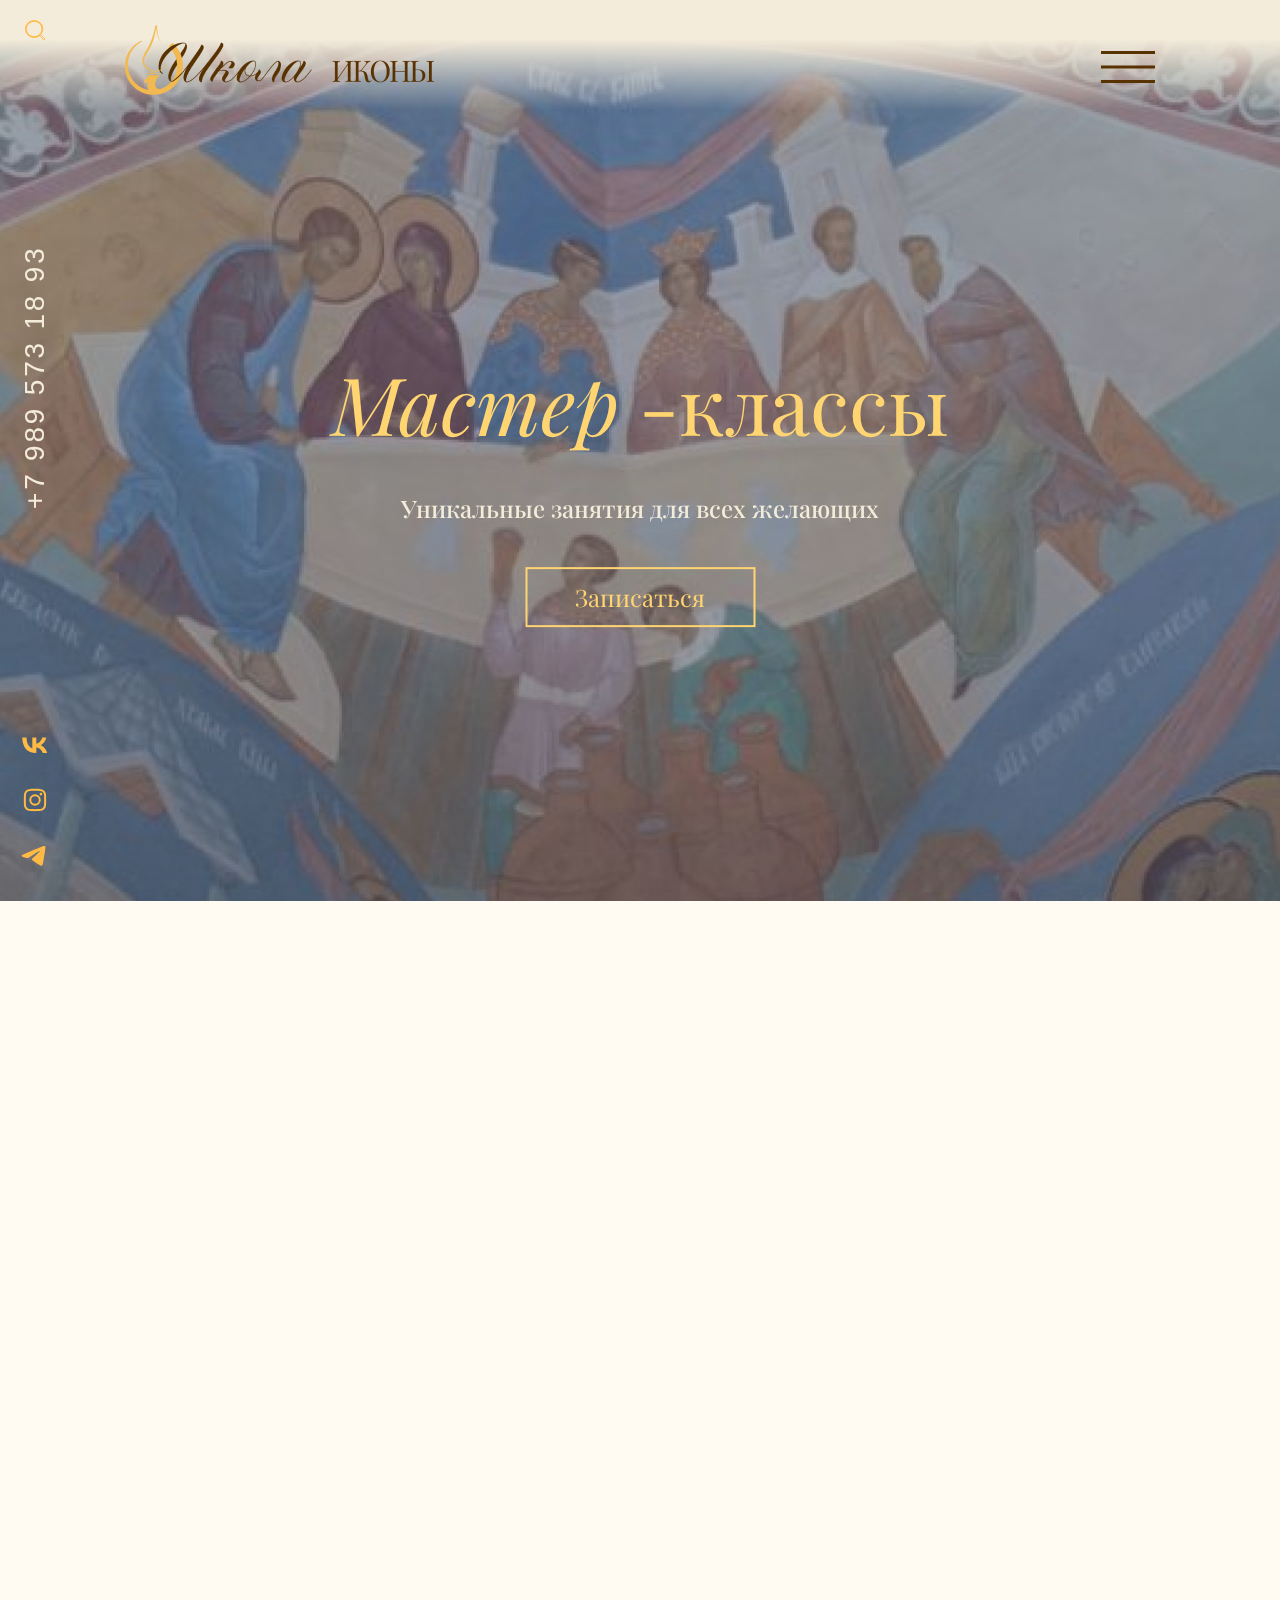
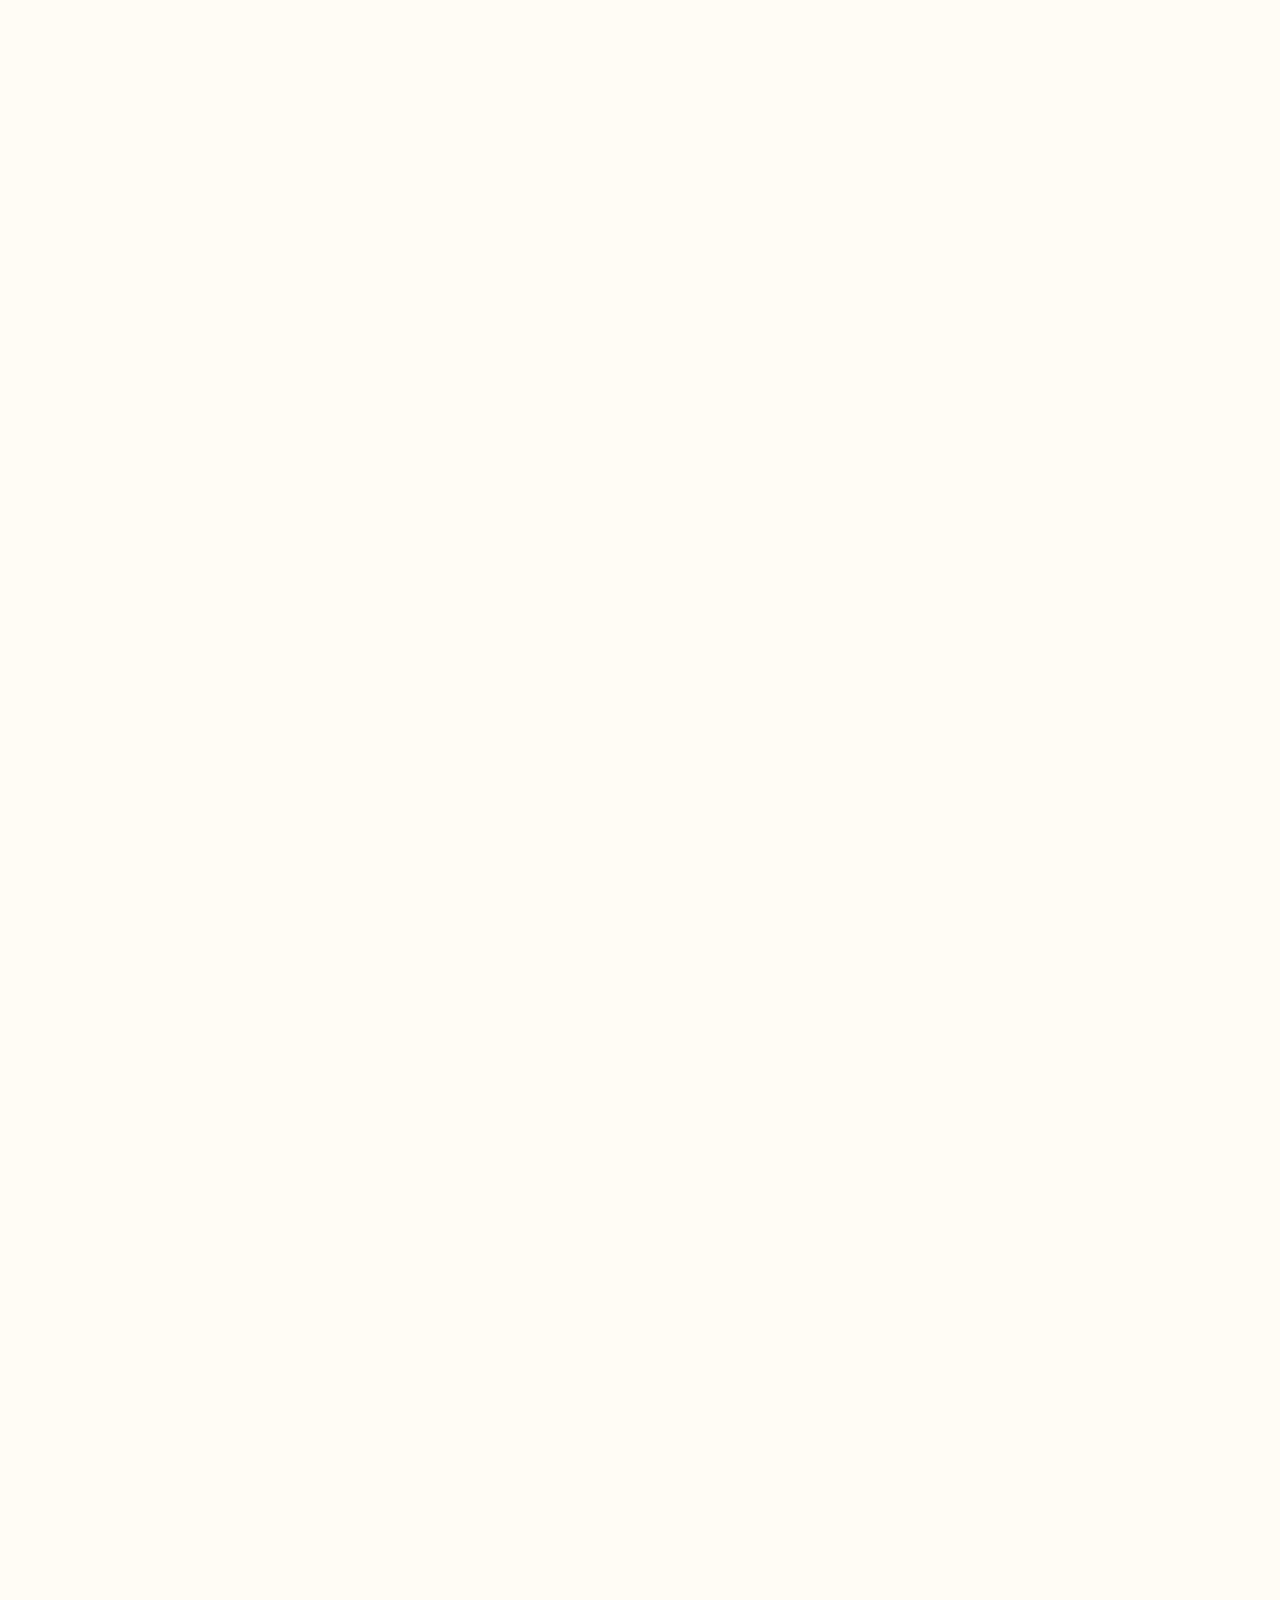
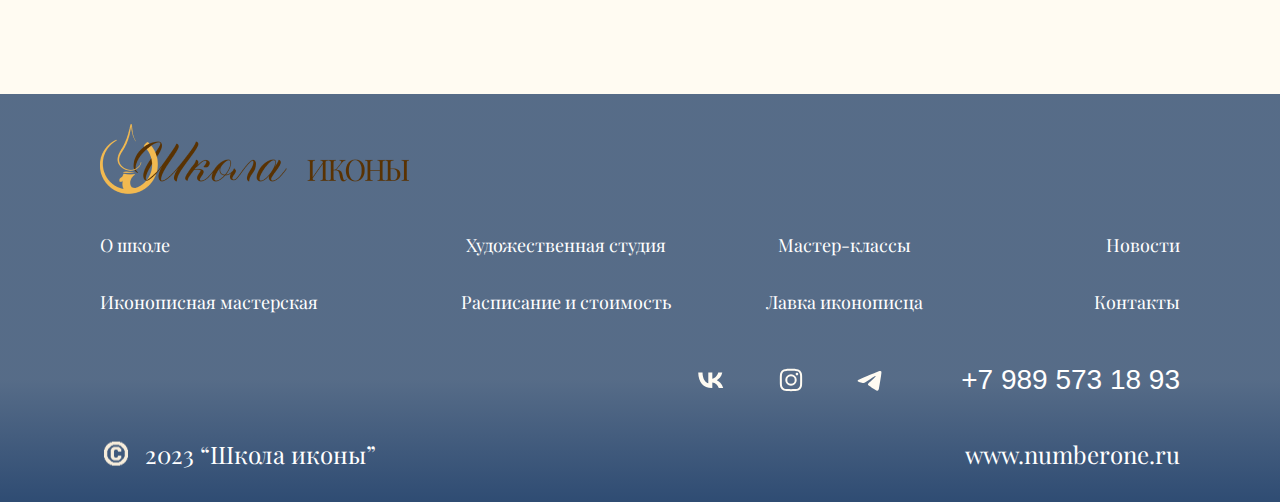
<file: blocks/classes.html>
<!DOCTYPE html>
<html lang="ru">
    <head>
        <meta charset="UTF-8" />
        <meta http-equiv="X-UA-Compatible" content="IE=edge" />
        <meta name="viewport" content="width=device-width, initial-scale=1" />
        <title>"Школа иконы" - иконописная мастерская и художественная студия</title>
        <link rel="icon" type="image/png" href="../img/icons/favicon.png" />
        <link rel="stylesheet" type="text/css" href="../css/normalize.css" />
        <link rel="stylesheet" href="https://unpkg.com/swiper/swiper-bundle.min.css" />
        <link rel="preconnect" href="https://fonts.googleapis.com">
        <link rel="preconnect" href="https://fonts.gstatic.com" crossorigin>
        <link rel="https://cdnjs.cloudflare.com/ajax/libs/baguettebox.js/1.11.1/baguetteBox.min.css">
        <link href="https://fonts.googleapis.com/css2?family=Playfair+Display:ital,wght@0,400;0,500;0,700;1,400;1,500;1,600&display=swap" rel="stylesheet">
        <link rel="stylesheet" type="text/css" href="../css/style.css" />
        <script defer src="../js/script.js"></script>
    </head>
    <body>
        <div class="wrapper">
            <header class="header schoolicon__header">
                <div class="header__container flex container">
                  <div class="hero__sidebar flex">
                    <button class="hero__button" aria-label="Кнопка поиска">
                      <svg viewBox="0 0 24 24" fill="none" xmlns="http://www.w3.org/2000/svg" class="hero__button-image">
                        <rect width="7.56126" height="1.89031" transform="matrix(0.713342 0.700816 -0.713342 0.700816 18.6064 17.3762)"></rect>
                        <path d="M20.9303 10.7726C20.9303 16.1533 16.4855 20.5452 10.9652 20.5452C5.44478 20.5452 1 16.1533 1 10.7726C1 5.39198 5.44478 1 10.9652 1C16.4855 1 20.9303 5.39198 20.9303 10.7726Z" stroke-width="2"></path>
                      </svg>
                    </button>
                    <a href="tel:+79895731893" class="hero_phone hero_phone-light">+7 989 573 18 93</a>
                    <ul class="hero__social">
                      <li class="hero__social-item">
                        <a href="https://m.vk.com/schooliconvk" class="footer__social-link">
                            <svg id="Icons" xmlns="http://www.w3.org/2000/svg" viewBox="0 0 215 215"><defs></defs><g id="VK"><path id="Background" class="cls-1" d="M0,103.2c0-48.65,0-73,15.11-88.09S54.55,0,103.2,0h8.6c48.65,0,73,0,88.09,15.11S215,54.55,215,103.2v8.6c0,48.65,0,73-15.11,88.09S160.45,215,111.8,215h-8.6c-48.65,0-73,0-88.09-15.11S0,160.45,0,111.8Z"/><path id="VK-2" data-name="VK" class="cls-2" d="M112,151c-45.86,0-72-31.44-73.1-83.75h23c.75,38.4,17.69,54.66,31.1,58v-58h21.63v33.12c13.24-1.43,27.16-16.52,31.85-33.12h21.63c-3.6,20.46-18.69,35.55-29.42,41.75,10.73,5,27.91,18.19,34.45,42H149.29C144.18,135,131.44,122.7,114.59,121V151Z"/></g>
                            </svg>
                        </a>
                      </li>
                      <li class="hero__social-item">
                        <a href="https://www.instagram.com/invites/contact/?i=3deerxgrl00r&utm_content=qxw3fhl" class="footer__social-link">
                            <svg id="Icons" xmlns="http://www.w3.org/2000/svg" viewBox="0 0 215 215"><defs></defs><g id="Instagram"><path id="Background" class="cls-1" d="M277,103.2c0-48.65,0-73,15.11-88.09S331.55,0,380.2,0h8.6c48.65,0,73,0,88.09,15.11S492,54.55,492,103.2v8.6c0,48.65,0,73-15.11,88.09S437.45,215,388.8,215h-8.6c-48.65,0-73,0-88.09-15.11S277,160.45,277,111.8Z" transform="translate(-277)"/><path id="Instagram-2" data-name="Instagram" class="cls-2" d="M384.5,47.55c16.28,0,18.32.07,24.72.36a44,44,0,0,1,14.55,2.79A30.6,30.6,0,0,1,441.3,68.23a44,44,0,0,1,2.79,14.55c.29,6.4.36,8.44.36,24.72s-.07,18.32-.36,24.72a44,44,0,0,1-2.79,14.55,30.6,30.6,0,0,1-17.53,17.53,44,44,0,0,1-14.55,2.79c-6.4.29-8.44.36-24.72.36s-18.32-.07-24.72-.36a44,44,0,0,1-14.55-2.79,30.6,30.6,0,0,1-17.53-17.53,44,44,0,0,1-2.79-14.55c-.29-6.4-.36-8.44-.36-24.72s.07-18.32.36-24.72a44,44,0,0,1,2.79-14.55A30.6,30.6,0,0,1,345.23,50.7a44,44,0,0,1,14.55-2.79C366.18,47.62,368.22,47.55,384.5,47.55ZM408.72,58.7c-6.32-.29-8.21-.35-24.22-.35s-17.9.06-24.22.35a33.06,33.06,0,0,0-11.14,2.07,19.82,19.82,0,0,0-11.37,11.37,33.06,33.06,0,0,0-2.07,11.14c-.29,6.32-.35,8.21-.35,24.22s.06,17.9.35,24.22a33.06,33.06,0,0,0,2.07,11.14,19.82,19.82,0,0,0,11.37,11.37,33.06,33.06,0,0,0,11.14,2.07c6.32.29,8.21.35,24.22.35s17.9-.06,24.22-.35a33.06,33.06,0,0,0,11.14-2.07,19.82,19.82,0,0,0,11.37-11.37,33.06,33.06,0,0,0,2.07-11.14c.29-6.32.35-8.21.35-24.22s-.06-17.9-.35-24.22a33.06,33.06,0,0,0-2.07-11.14,19.82,19.82,0,0,0-11.37-11.37A33.06,33.06,0,0,0,408.72,58.7ZM384.5,127.48a20,20,0,1,0-20-20A20,20,0,0,0,384.5,127.48Zm0-50.77a30.79,30.79,0,1,1-30.79,30.79A30.79,30.79,0,0,1,384.5,76.71Zm39.2-1.21a7.2,7.2,0,1,1-7.2-7.2A7.2,7.2,0,0,1,423.7,75.5Z" transform="translate(-277)"/></g></svg>
                        </a>
                      </li>
                      <li class="hero__social-item">
                        <a href="https://t.me/schoolicon" class="footer__social-link">
                            <svg id="Icons" xmlns="http://www.w3.org/2000/svg" viewBox="0 0 215 215"><defs></defs><g id="Telegram"><path id="Background" class="cls-1" d="M554,103.2c0-48.65,0-73,15.11-88.09S608.55,0,657.2,0h8.6c48.65,0,73,0,88.09,15.11S769,54.55,769,103.2v8.6c0,48.65,0,73-15.11,88.09S714.45,215,665.8,215h-8.6c-48.65,0-73,0-88.09-15.11S554,160.45,554,111.8Z" transform="translate(-554)"/><path id="Telegram-2" data-name="Telegram" class="cls-2" d="M598.29,105q51.57-22.47,68.78-29.63c32.76-13.63,39.56-16,44-16.07a7.7,7.7,0,0,1,4.57,1.37,5,5,0,0,1,1.68,3.19,21,21,0,0,1,.2,4.65c-1.78,18.65-9.46,63.91-13.37,84.79-1.65,8.84-4.9,11.81-8.06,12.1-6.85.63-12.05-4.53-18.68-8.88-10.38-6.8-16.25-11-26.32-17.68-11.65-7.67-4.1-11.89,2.54-18.78,1.74-1.81,31.91-29.26,32.5-31.75a2.41,2.41,0,0,0-.55-2.08,2.68,2.68,0,0,0-2.44-.24q-1.56.36-49.75,32.88-7.07,4.86-12.79,4.73c-4.22-.09-12.32-2.38-18.34-4.34-7.38-2.4-13.25-3.67-12.74-7.75Q589.91,108.31,598.29,105Z" transform="translate(-554)"/></g>
                            </svg>
                        </a>
                      </li>
                    </ul>
                  </div>
                  <div class="header__content">  
                    <a href="../index.html" class="header__logo">
                        <img src="../img/icons/logo-menu.png" alt="Логотип">
                      </a>
                    <nav class="header__nav">
                      <ul class="header__list flex">
                        <li class="header__list-item">
                          <a href="../index.html" class="header__list-link header__list-link-1">О школе</a>
                        </li>
                        <li class="header__list-item">
                          <a href="../blocks/iconschool.html" class="header__list-link header__list-link-2">Иконописная мастерская</a>
                        </li>
                        <li class="header__list-item">
                          <a href="../blocks/artschool.html" class="header__list-link header__list-link-3">Художественная студия</a>
                        </li>
                        <li class="header__list-item">
                          <a href="../blocks/schadule.html" class="header__list-link header__list-link-4">Расписание и стоимость</a>
                        </li>
                        <li class="header__list-item">
                          <a href="#" class="header__list-link header__list-link-5">Мастер-классы</a>
                        </li>
                        <li class="header__list-item">
                          <a href="../blocks/artstore.html" class="header__list-link header__list-link-6">Лавка иконописца</a>
                        </li>
                        <li class="header__list-item">
                          <a href="../blocks/news.html" class="header__list-link header__list-link-7">Новости</a>
                        </li>
                        <li class="header__list-item">
                          <a href="../blocks/contacts.html" class="header__list-link header__list-link-8">Контакты</a>
                        </li>
                      </ul>
                    </nav>
                  </div>
                  <button class="burger" aria-label="Кнопка бургер-меню">
                    <span class="burger__line"></span>
                    <span class="burger__line"></span>
                    <span class="burger__line"></span>
                  </button>
                </div>
            </header>
            <main class="main main-classes">
                <section class="main-screen block-offset">
                    <div class="main-screen__slider swiper classes">
                        <div class="main-screen__wrapper swiper-wrapper">
                            <div
                                class="main-screen__slide main-screen__slide-1 swiper-slide"
                            ></div>
                            <div
                                class="main-screen__slide main-screen__slide-2 swiper-slide"
                            ></div>
                            <div
                                class="main-screen__slide main-screen__slide-3 swiper-slide"
                            ></div>
                        </div>
                        <div class="main-screen__remoute flex swiper-pagination">
                            <span
                                class="swiper-pagination__item swiper-pagination-active"
                            ></span>
                            <span class="swiper-pagination__item"></span>
                            <span class="swiper-pagination__item"></span>
                        </div>
                    </div>
                    <div class="main-screen__content screen-content flex">
                        <h1 class="screen-content__title">
                        <span>Мастер</span>-классы
                        </h1>
                        <p class="screen-content-text">
                          Уникальные занятия для всех желающих
                        </p>
                        <a href="#sign-up__popup"
                        class="screen-content__btn popup-link btn"
                        aria-label="Кнопка заказать расчет"
                        >
                        Записаться
                        </a>
                    </div>
                </section>
                <section class="classes-info block-offset ">
                  <div class="classes-info__container container">
                    <div class="classes-info__block element-animation block-info">
                      <p class="block-info__title">
                        Мы рады предложить вам увлекательные мастер-классы, разработанные нашими преподавателями.
                      </p>
                      <div class="block-info__columns flex">
                        <div class="block-info__column">Пройти мастер-класс
                          можно с любым уровнем подготовки</div>
                        <div class="block-info__column">Вы можете выбрать любой  мастер-класс 
                          или  все сразу</div>
                        <div class="block-info__column">Под руководством опытных мастеров у вас непременно все получится!</div>
                      </div>
                    </div>
                  </div>
                </section>
                <section class="classes-content block-offset">
                  <div class="classes-content__container container">
                    <div class="classes-content__columns-1 element-animation columns-info-page flex">
                      <div class="columns-info-page__item">
                        <a href="../img/classes/04.jpg" class="columns-info-page__link" data-caption="Image caption">
                          <img src="../img/classes/04.jpg" alt="First image">
                        </a>
                      </div>
                      <div class="columns-info-page__item item-info-page">
                        <p class="item-info-page__title">Мозаика</p>
                        <p class="item-info-page__text">Традиция мозаичной иконы очень стара&nbsp;&mdash; она пришла из&nbsp;Византии. На&nbsp;этот вид искусства распространяются все те&nbsp;же правила и&nbsp;каноны, что и&nbsp;на&nbsp;живописные иконы. Мозаичная икона может служить не&nbsp;только облицовкой стен и&nbsp;потолка храма, но&nbsp;и&nbsp;быть выполненной на&nbsp;подрамнике, как картина. Ее&nbsp;так&nbsp;же можно освятить. Икона из&nbsp;мозаики&nbsp;&mdash; необычное решение, в&nbsp;то&nbsp;же время, отдающее дань традициям.</p>
                      </div>
                    </div>
                    <div class="classes-content__columns-2 columns-info-page element-animation flex">
                      <div class="columns-info-page__item">
                        <a href="../img/classes/05.jpg" class="columns-info-page__link" data-caption="Image caption">
                          <img src="../img/classes/05.jpg" alt="First image">
                        </a>
                      </div>
                      <div class="columns-info-page__item item-info-page">
                        <p class="item-info-page__title">Фреска</p>
                        <p class="item-info-page__text">Фреска&nbsp;&mdash; изображение, нанесённое на&nbsp;стену здания по&nbsp;сырой штукатурке. Такая техника трудоёмка, но&nbsp;вместе с&nbsp;тем весьма увлекательна. Фрески представляют собой долговечную живопись, поскольку краски, проникнув непосредственно в&nbsp;структуру стены, становились практически неподвластными влиянию времени.Некоторые фрески сохранились до&nbsp;наших дней.</p>
                      </div>
                    </div>
                    <div class="classes-content__columns-3 columns-info-page element-animation flex">
                      <div class="columns-info-page__item">
                        <a href="../img/classes/06.jpg" class="columns-info-page__link" data-caption="Image caption">
                          <img src="../img/classes/06.jpg" alt="First image">
                        </a>
                      </div>
                      <div class="columns-info-page__item item-info-page">
                        <p class="item-info-page__title">Золочение</p>
                        <p class="item-info-page__text">В&nbsp;иконописи золотят нимбы, иногда весь фон, некоторые предметы, части одежды. Золочением 
                          в&nbsp;иконописи называют нанесение на&nbsp;поверхность иконы тончайшего листового (сусального) золота, серебра, потали, а&nbsp;в&nbsp;старину и&nbsp;некоторых других металлов. Поталь&nbsp;&mdash; это сплав нескольких металлов, по&nbsp;виду напоминающий золото.</p>
                      </div>
                    </div>
                    <div class="classes-content__columns-4 columns-info-page element-animation flex">
                      <div class="columns-info-page__item">
                        <a href="../img/classes/07.jpg" class="columns-info-page__link" data-caption="Image caption">
                          <img src="../img/classes/07.jpg" alt="First image">
                        </a>
                      </div>
                      <div class="columns-info-page__item item-info-page">
                        <p class="item-info-page__title">Ассист</p>
                        <p class="item-info-page__text">А&#769;ссист в&nbsp;иконописи&nbsp;&mdash; штрихи из&nbsp;сусального золота или серебра на&nbsp;складках одежд, перьях, крыльях ангелов, на&nbsp;скамьях, столах, престолах, куполах, символизирующие присутствие Божественного света, заменяя пробела.
                          Ранее ассистом расписывались прежде всего одежды Христа, когда он&nbsp;изображается во&nbsp;славе. Со&nbsp;второй половины XVI века в&nbsp;русской иконописи золотом могла расписываться любая одежда святых.</p>
                      </div>
                    </div>
                  </div>
                </section>
            </main>
            <footer class="footer">
                <div class="footer__container container">
                    <div class="footer__content">
                        <a href="#" class="footer__logo">
                            <img src="../img/icons/logo-menu.png" alt="Логотип">
                        </a>
                        <nav class="footer__nav">
                            <ul class="footer__list flex">
                                <li class="footer__list-item">
                                    <a href="../index.html" class="footer__list-link footer__list-link-1">О школе</a>
                                </li>
                                <li class="footer__list-item">
                                    <a href="../blocks/iconschool.html" class="footer__list-link footer__list-link-2">Иконописная мастерская</a>
                                </li>
                                <li class="footer__list-item">
                                    <a href="../blocks/artschool.html" class="footer__list-link footer__list-link-3">Художественная студия</a>
                                </li>
                                <li class="footer__list-item">
                                    <a href="../blocks/schadule.html" class="footer__list-link footer__list-link-4">Расписание и стоимость</a>
                                </li>
                                <li class="footer__list-item">
                                    <a href="#" class="footer__list-link footer__list-link-5">Мастер-классы</a>
                                </li>
                                <li class="footer__list-item">
                                    <a href="../blocks/artstore.html" class="footer__list-link footer__list-link-6">Лавка иконописца</a>
                                </li>
                                <li class="footer__list-item">
                                    <a href="../blocks/news.html" class="footer__list-link footer__list-link-7">Новости</a>
                                </li>
                                <li class="footer__list-item">
                                    <a href="../blocks/contacts.html" class="footer__list-link footer__list-link-8">Контакты</a>
                                </li>
                            </ul>
                        </nav>
                        <div class="footer__contacts flex">
                            <div class="footer__call">Нам можно позвонить</div>
                            <ul class="footer__social flex">
                              <li class="footer__social-item">
                                <a href="https://m.vk.com/schooliconvk" class="footer__social-link">
                                  <svg id="Icons" xmlns="http://www.w3.org/2000/svg" viewBox="0 0 215 215"><defs></defs><g id="VK"><path id="Background" class="cls-1" d="M0,103.2c0-48.65,0-73,15.11-88.09S54.55,0,103.2,0h8.6c48.65,0,73,0,88.09,15.11S215,54.55,215,103.2v8.6c0,48.65,0,73-15.11,88.09S160.45,215,111.8,215h-8.6c-48.65,0-73,0-88.09-15.11S0,160.45,0,111.8Z"/><path id="VK-2" data-name="VK" class="cls-2" d="M112,151c-45.86,0-72-31.44-73.1-83.75h23c.75,38.4,17.69,54.66,31.1,58v-58h21.63v33.12c13.24-1.43,27.16-16.52,31.85-33.12h21.63c-3.6,20.46-18.69,35.55-29.42,41.75,10.73,5,27.91,18.19,34.45,42H149.29C144.18,135,131.44,122.7,114.59,121V151Z"/></g>
                                  </svg>
                                </a>
                              </li>
                              <li class="footer__social-item">
                                <a href="https://www.instagram.com/invites/contact/?i=3deerxgrl00r&utm_content=qxw3fhl" class="footer__social-link">
                                  <svg id="Icons" xmlns="http://www.w3.org/2000/svg" viewBox="0 0 215 215"><defs></defs><g id="Instagram"><path id="Background" class="cls-1" d="M277,103.2c0-48.65,0-73,15.11-88.09S331.55,0,380.2,0h8.6c48.65,0,73,0,88.09,15.11S492,54.55,492,103.2v8.6c0,48.65,0,73-15.11,88.09S437.45,215,388.8,215h-8.6c-48.65,0-73,0-88.09-15.11S277,160.45,277,111.8Z" transform="translate(-277)"/><path id="Instagram-2" data-name="Instagram" class="cls-2" d="M384.5,47.55c16.28,0,18.32.07,24.72.36a44,44,0,0,1,14.55,2.79A30.6,30.6,0,0,1,441.3,68.23a44,44,0,0,1,2.79,14.55c.29,6.4.36,8.44.36,24.72s-.07,18.32-.36,24.72a44,44,0,0,1-2.79,14.55,30.6,30.6,0,0,1-17.53,17.53,44,44,0,0,1-14.55,2.79c-6.4.29-8.44.36-24.72.36s-18.32-.07-24.72-.36a44,44,0,0,1-14.55-2.79,30.6,30.6,0,0,1-17.53-17.53,44,44,0,0,1-2.79-14.55c-.29-6.4-.36-8.44-.36-24.72s.07-18.32.36-24.72a44,44,0,0,1,2.79-14.55A30.6,30.6,0,0,1,345.23,50.7a44,44,0,0,1,14.55-2.79C366.18,47.62,368.22,47.55,384.5,47.55ZM408.72,58.7c-6.32-.29-8.21-.35-24.22-.35s-17.9.06-24.22.35a33.06,33.06,0,0,0-11.14,2.07,19.82,19.82,0,0,0-11.37,11.37,33.06,33.06,0,0,0-2.07,11.14c-.29,6.32-.35,8.21-.35,24.22s.06,17.9.35,24.22a33.06,33.06,0,0,0,2.07,11.14,19.82,19.82,0,0,0,11.37,11.37,33.06,33.06,0,0,0,11.14,2.07c6.32.29,8.21.35,24.22.35s17.9-.06,24.22-.35a33.06,33.06,0,0,0,11.14-2.07,19.82,19.82,0,0,0,11.37-11.37,33.06,33.06,0,0,0,2.07-11.14c.29-6.32.35-8.21.35-24.22s-.06-17.9-.35-24.22a33.06,33.06,0,0,0-2.07-11.14,19.82,19.82,0,0,0-11.37-11.37A33.06,33.06,0,0,0,408.72,58.7ZM384.5,127.48a20,20,0,1,0-20-20A20,20,0,0,0,384.5,127.48Zm0-50.77a30.79,30.79,0,1,1-30.79,30.79A30.79,30.79,0,0,1,384.5,76.71Zm39.2-1.21a7.2,7.2,0,1,1-7.2-7.2A7.2,7.2,0,0,1,423.7,75.5Z" transform="translate(-277)"/></g></svg>
                                </a>
                              </li>
                              <li class="footer__social-item">
                                <a href="https://t.me/schoolicon" class="footer__social-link">
                                  <svg id="Icons" xmlns="http://www.w3.org/2000/svg" viewBox="0 0 215 215"><defs></defs><g id="Telegram"><path id="Background" class="cls-1" d="M554,103.2c0-48.65,0-73,15.11-88.09S608.55,0,657.2,0h8.6c48.65,0,73,0,88.09,15.11S769,54.55,769,103.2v8.6c0,48.65,0,73-15.11,88.09S714.45,215,665.8,215h-8.6c-48.65,0-73,0-88.09-15.11S554,160.45,554,111.8Z" transform="translate(-554)"/><path id="Telegram-2" data-name="Telegram" class="cls-2" d="M598.29,105q51.57-22.47,68.78-29.63c32.76-13.63,39.56-16,44-16.07a7.7,7.7,0,0,1,4.57,1.37,5,5,0,0,1,1.68,3.19,21,21,0,0,1,.2,4.65c-1.78,18.65-9.46,63.91-13.37,84.79-1.65,8.84-4.9,11.81-8.06,12.1-6.85.63-12.05-4.53-18.68-8.88-10.38-6.8-16.25-11-26.32-17.68-11.65-7.67-4.1-11.89,2.54-18.78,1.74-1.81,31.91-29.26,32.5-31.75a2.41,2.41,0,0,0-.55-2.08,2.68,2.68,0,0,0-2.44-.24q-1.56.36-49.75,32.88-7.07,4.86-12.79,4.73c-4.22-.09-12.32-2.38-18.34-4.34-7.38-2.4-13.25-3.67-12.74-7.75Q589.91,108.31,598.29,105Z" transform="translate(-554)"/></g>
                                  </svg>
                                </a>
                              </li>
                            </ul>
                            <a href="tel:+79895731893" class="footer__phone">+7 989 573 18 93</a>
                        </div>
                        <div class="footer__rights flex">
                            <div class="footer__rights-left">2023 “Школа иконы”</div>
                            <div class="footer__rights-right">www.numberone.ru</div>
                        </div>
                    </div>
                </div>
            </footer>
            <div class="go-top">
                <img src="../img/icons/arrow-top.png" alt="Наверх">
            </div>
        </div>
        <div id="sign-up__popup" class="sign-up__popup popup-artstore">
          <div class="sign-up__body">
            <div class="sign-up__container">
              <div class="sign-up__close-btn close-popup">
                <button class="burger burger--active" aria-label="Кнопка бургер-меню">
                  <span class="burger__line"></span>
                  <span class="burger__line"></span>
                  <span class="burger__line"></span>
                </button>
              </div>
              <form action="../php/mail.php" method="POST" class="column-form__content form">
                <p class="artstore-form-text">Записаться в нашу мастерскую</p>
                <label class="column-form__label">
                  <span class="visually-hidden">Введите имя</span>
                  <input
                    type="text"
                    name="name"
                    placeholder="Имя*"
                    class="column-form__input"
                  />
                </label>
                <label class="column-form__label">
                  <span class="visually-hidden">Введите телефон</span>
                  <input
                    type="tel"
                    name="tel"
                    placeholder="+7(999) 999 99 99*"
                    class="column-form__input"
                  />
                </label>
                <label class="column-form__label">
                  <span class="visually-hidden">Введите сообщение</span>
                  <textarea
                    name="message"
                    id="message"
                    placeholder="Сообщение"
                    class="column-form__textarea"
                  ></textarea>
                </label>
      
                <p class="form__button">
                  <button
                    type="submit"
                    class="btn btn-blue"
                    aria-label="Кнопка отправить"
                  >
                  Отправить заявку
                  </button>
                </p>
              </form>
            </div>
          </div>
        </div>
        <div class="go-top">
          <img src="../img/icons/arrow-top.png" alt="Наверх">
      </div>
        <script src="../libs/inputmask.min.js"></script>
        <script src="https://unpkg.com/swiper/swiper-bundle.min.js"></script>
    </body>
</html>
</file>
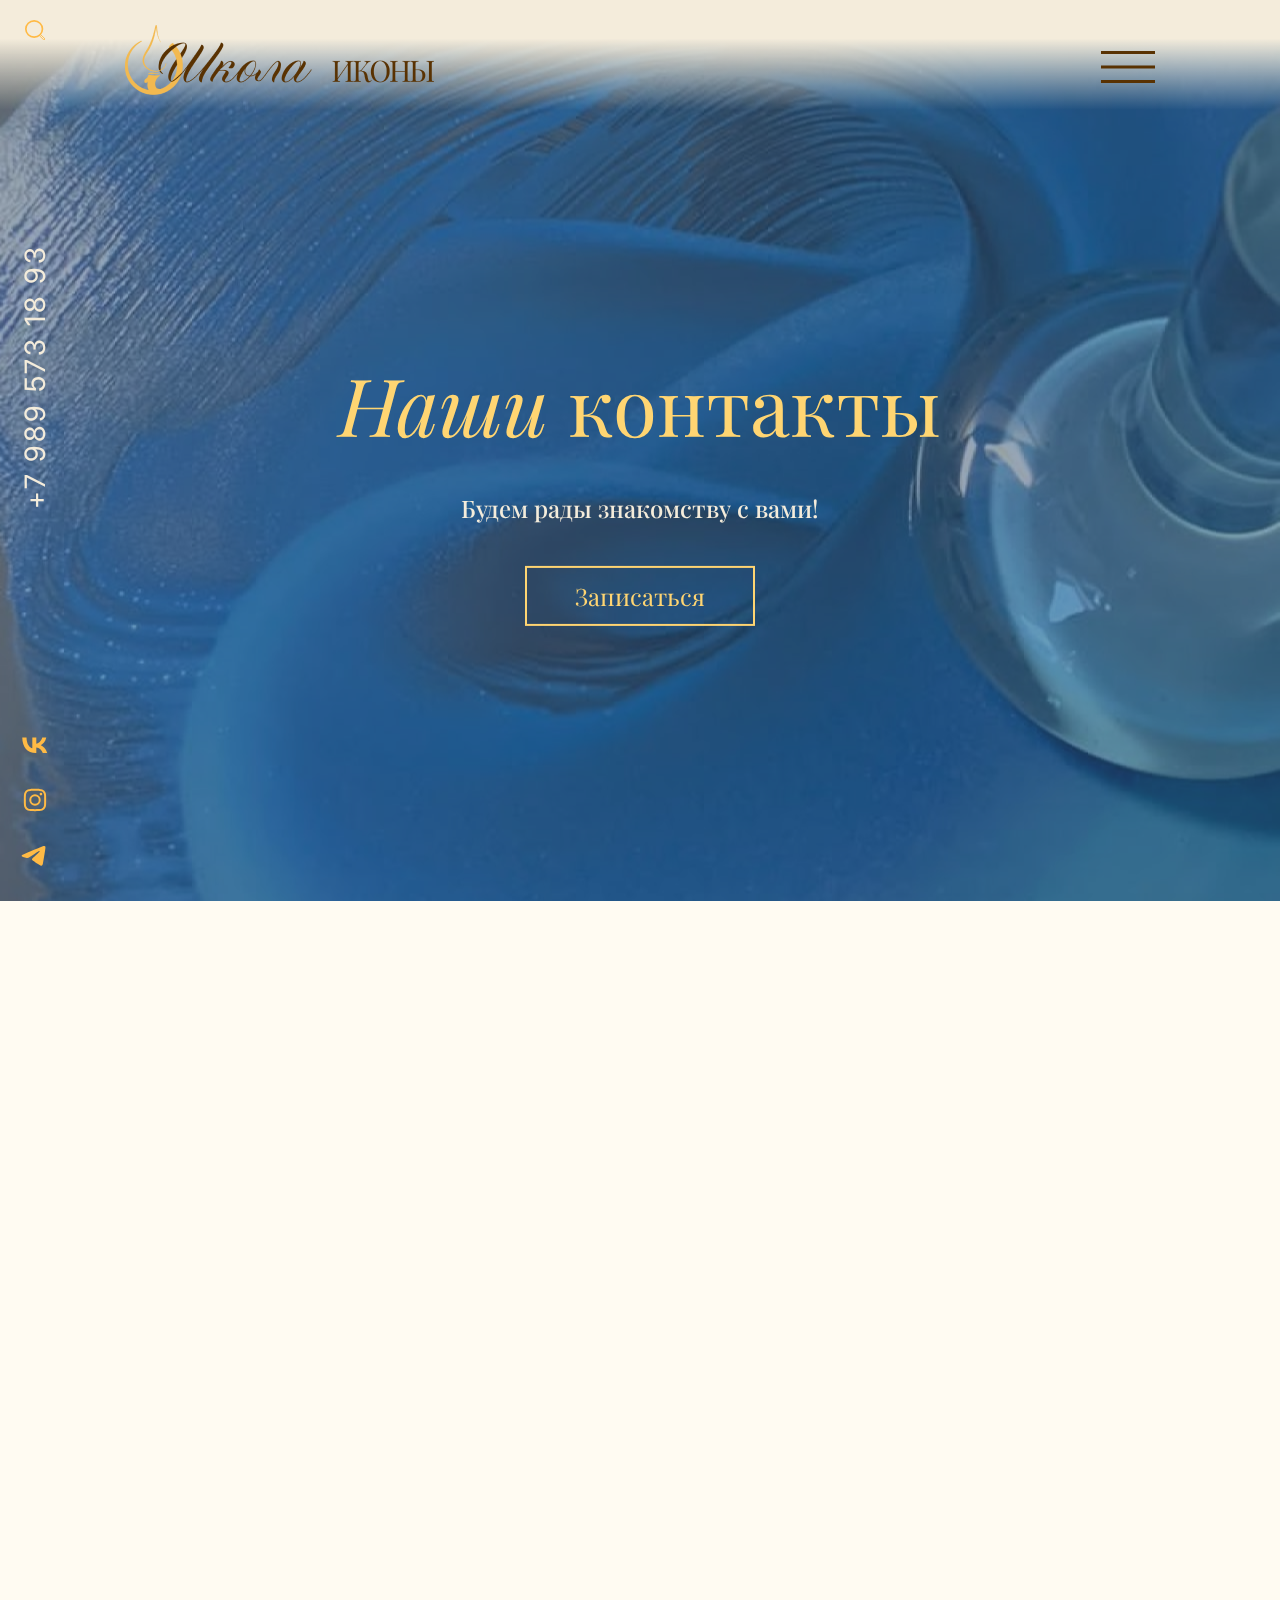
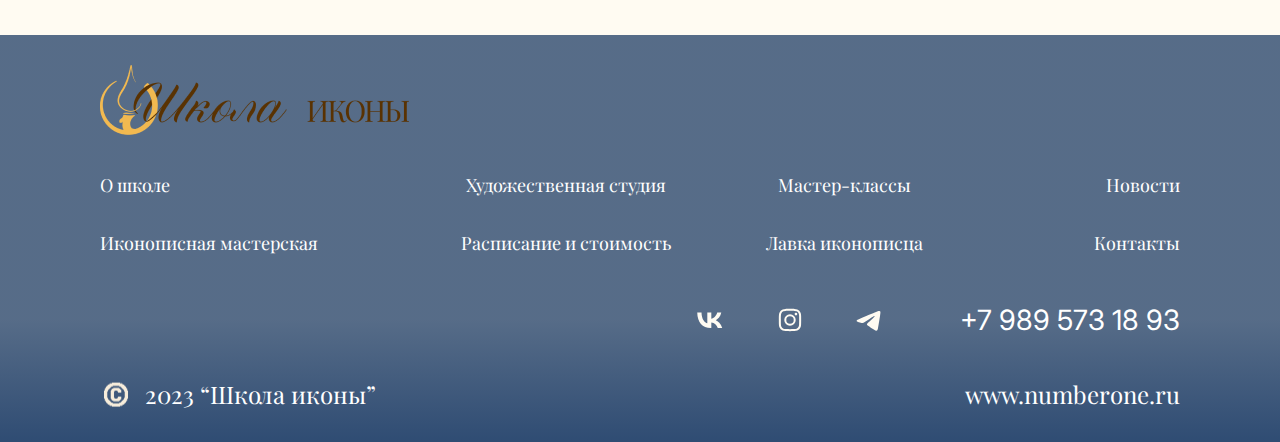
<file: blocks/contacts.html>
<!DOCTYPE html>
<html lang="ru">
    <head>
        <meta charset="UTF-8" />
        <meta http-equiv="X-UA-Compatible" content="IE=edge" />
        <meta name="viewport" content="width=device-width, initial-scale=1" />
        <title>"Школа иконы" - иконописная мастерская и художественная студия</title>
        <link rel="icon" type="image/png" href="../img/icons/favicon.png" />
        <link rel="stylesheet" type="text/css" href="../css/normalize.css" />
        <link rel="stylesheet" href="https://unpkg.com/swiper/swiper-bundle.min.css" />
        <link rel="preconnect" href="https://fonts.googleapis.com">
        <link rel="preconnect" href="https://fonts.gstatic.com" crossorigin>
        <link rel="preconnect" href="https://fonts.googleapis.com">
        <link rel="preconnect" href="https://fonts.gstatic.com" crossorigin>
        <link href="https://fonts.googleapis.com/css2?family=Inter&display=swap" rel="stylesheet">
        <link href="https://fonts.googleapis.com/css2?family=Playfair+Display:ital,wght@0,400;0,500;0,700;1,400;1,500;1,600&display=swap" rel="stylesheet">
        <link rel="stylesheet" type="text/css" href="../css/choices.min.css" />
        <link rel="stylesheet" type="text/css" href="../css/style.css" />
        <script src="https://api-maps.yandex.ru/2.1/?apikey=Your API key&width=100%&height=100%&lang=en_US" type="text/javascript"></script> 
        <script defer src="../js/script.js"></script>
    </head>
    <body>
        <div class="wrapper">
          <div class="lock-padding"></div>
            <header class="header schoolicon__header">
                <div class="header__container flex container">
                  <div class="hero__sidebar flex">
                    <button class="hero__button" aria-label="Кнопка поиска">
                      <svg viewBox="0 0 24 24" fill="none" xmlns="http://www.w3.org/2000/svg" class="hero__button-image">
                        <rect width="7.56126" height="1.89031" transform="matrix(0.713342 0.700816 -0.713342 0.700816 18.6064 17.3762)"></rect>
                        <path d="M20.9303 10.7726C20.9303 16.1533 16.4855 20.5452 10.9652 20.5452C5.44478 20.5452 1 16.1533 1 10.7726C1 5.39198 5.44478 1 10.9652 1C16.4855 1 20.9303 5.39198 20.9303 10.7726Z" stroke-width="2"></path>
                      </svg>
                    </button>
                    <a href="tel:+79895731893" class="hero_phone hero_phone-light">+7 989 573 18 93</a>
                    <ul class="hero__social">
                        <li class="hero__social-item">
                          <a href="https://m.vk.com/schooliconvk" class="footer__social-link">
                              <svg id="Icons" xmlns="http://www.w3.org/2000/svg" viewBox="0 0 215 215"><defs></defs><g id="VK"><path id="Background" class="cls-1" d="M0,103.2c0-48.65,0-73,15.11-88.09S54.55,0,103.2,0h8.6c48.65,0,73,0,88.09,15.11S215,54.55,215,103.2v8.6c0,48.65,0,73-15.11,88.09S160.45,215,111.8,215h-8.6c-48.65,0-73,0-88.09-15.11S0,160.45,0,111.8Z"/><path id="VK-2" data-name="VK" class="cls-2" d="M112,151c-45.86,0-72-31.44-73.1-83.75h23c.75,38.4,17.69,54.66,31.1,58v-58h21.63v33.12c13.24-1.43,27.16-16.52,31.85-33.12h21.63c-3.6,20.46-18.69,35.55-29.42,41.75,10.73,5,27.91,18.19,34.45,42H149.29C144.18,135,131.44,122.7,114.59,121V151Z"/></g>
                              </svg>
                          </a>
                        </li>
                        <li class="hero__social-item">
                          <a href="https://www.instagram.com/invites/contact/?i=3deerxgrl00r&utm_content=qxw3fhl" class="footer__social-link">
                              <svg id="Icons" xmlns="http://www.w3.org/2000/svg" viewBox="0 0 215 215"><defs></defs><g id="Instagram"><path id="Background" class="cls-1" d="M277,103.2c0-48.65,0-73,15.11-88.09S331.55,0,380.2,0h8.6c48.65,0,73,0,88.09,15.11S492,54.55,492,103.2v8.6c0,48.65,0,73-15.11,88.09S437.45,215,388.8,215h-8.6c-48.65,0-73,0-88.09-15.11S277,160.45,277,111.8Z" transform="translate(-277)"/><path id="Instagram-2" data-name="Instagram" class="cls-2" d="M384.5,47.55c16.28,0,18.32.07,24.72.36a44,44,0,0,1,14.55,2.79A30.6,30.6,0,0,1,441.3,68.23a44,44,0,0,1,2.79,14.55c.29,6.4.36,8.44.36,24.72s-.07,18.32-.36,24.72a44,44,0,0,1-2.79,14.55,30.6,30.6,0,0,1-17.53,17.53,44,44,0,0,1-14.55,2.79c-6.4.29-8.44.36-24.72.36s-18.32-.07-24.72-.36a44,44,0,0,1-14.55-2.79,30.6,30.6,0,0,1-17.53-17.53,44,44,0,0,1-2.79-14.55c-.29-6.4-.36-8.44-.36-24.72s.07-18.32.36-24.72a44,44,0,0,1,2.79-14.55A30.6,30.6,0,0,1,345.23,50.7a44,44,0,0,1,14.55-2.79C366.18,47.62,368.22,47.55,384.5,47.55ZM408.72,58.7c-6.32-.29-8.21-.35-24.22-.35s-17.9.06-24.22.35a33.06,33.06,0,0,0-11.14,2.07,19.82,19.82,0,0,0-11.37,11.37,33.06,33.06,0,0,0-2.07,11.14c-.29,6.32-.35,8.21-.35,24.22s.06,17.9.35,24.22a33.06,33.06,0,0,0,2.07,11.14,19.82,19.82,0,0,0,11.37,11.37,33.06,33.06,0,0,0,11.14,2.07c6.32.29,8.21.35,24.22.35s17.9-.06,24.22-.35a33.06,33.06,0,0,0,11.14-2.07,19.82,19.82,0,0,0,11.37-11.37,33.06,33.06,0,0,0,2.07-11.14c.29-6.32.35-8.21.35-24.22s-.06-17.9-.35-24.22a33.06,33.06,0,0,0-2.07-11.14,19.82,19.82,0,0,0-11.37-11.37A33.06,33.06,0,0,0,408.72,58.7ZM384.5,127.48a20,20,0,1,0-20-20A20,20,0,0,0,384.5,127.48Zm0-50.77a30.79,30.79,0,1,1-30.79,30.79A30.79,30.79,0,0,1,384.5,76.71Zm39.2-1.21a7.2,7.2,0,1,1-7.2-7.2A7.2,7.2,0,0,1,423.7,75.5Z" transform="translate(-277)"/></g></svg>
                          </a>
                        </li>
                        <li class="hero__social-item">
                          <a href="https://t.me/schoolicon" class="footer__social-link">
                              <svg id="Icons" xmlns="http://www.w3.org/2000/svg" viewBox="0 0 215 215"><defs></defs><g id="Telegram"><path id="Background" class="cls-1" d="M554,103.2c0-48.65,0-73,15.11-88.09S608.55,0,657.2,0h8.6c48.65,0,73,0,88.09,15.11S769,54.55,769,103.2v8.6c0,48.65,0,73-15.11,88.09S714.45,215,665.8,215h-8.6c-48.65,0-73,0-88.09-15.11S554,160.45,554,111.8Z" transform="translate(-554)"/><path id="Telegram-2" data-name="Telegram" class="cls-2" d="M598.29,105q51.57-22.47,68.78-29.63c32.76-13.63,39.56-16,44-16.07a7.7,7.7,0,0,1,4.57,1.37,5,5,0,0,1,1.68,3.19,21,21,0,0,1,.2,4.65c-1.78,18.65-9.46,63.91-13.37,84.79-1.65,8.84-4.9,11.81-8.06,12.1-6.85.63-12.05-4.53-18.68-8.88-10.38-6.8-16.25-11-26.32-17.68-11.65-7.67-4.1-11.89,2.54-18.78,1.74-1.81,31.91-29.26,32.5-31.75a2.41,2.41,0,0,0-.55-2.08,2.68,2.68,0,0,0-2.44-.24q-1.56.36-49.75,32.88-7.07,4.86-12.79,4.73c-4.22-.09-12.32-2.38-18.34-4.34-7.38-2.4-13.25-3.67-12.74-7.75Q589.91,108.31,598.29,105Z" transform="translate(-554)"/></g>
                              </svg>
                          </a>
                        </li>
                      </ul>
                  </div>
                  <div class="header__content">  
                    <a href="../index.html" class="header__logo">
                        <img src="../img/icons/logo-menu.png" alt="Логотип">
                      </a>
                    <nav class="header__nav">
                      <ul class="header__list flex">
                        <li class="header__list-item">
                          <a href="../index.html" class="header__list-link header__list-link-1">О школе</a>
                        </li>
                        <li class="header__list-item">
                          <a href="../blocks/iconschool.html" class="header__list-link header__list-link-2">Иконописная мастерская</a>
                        </li>
                        <li class="header__list-item">
                          <a href="../blocks/artschool.html" class="header__list-link header__list-link-3">Художественная студия</a>
                        </li>
                        <li class="header__list-item">
                          <a href="../blocks/schadule.html" class="header__list-link header__list-link-4">Расписание и стоимость</a>
                        </li>
                        <li class="header__list-item">
                          <a href="../blocks/classes.html" class="header__list-link header__list-link-5">Мастер-классы</a>
                        </li>
                        <li class="header__list-item">
                          <a href="../blocks/artstore.html" class="header__list-link header__list-link-6">Лавка иконописца</a>
                        </li>
                        <li class="header__list-item">
                          <a href="../blocks/news.html" class="header__list-link header__list-link-7">Новости</a>
                        </li>
                        <li class="header__list-item">
                          <a href="#" class="header__list-link header__list-link-8">Контакты</a>
                        </li>
                      </ul>
                    </nav>
                  </div>
                  <button class="burger" aria-label="Кнопка бургер-меню">
                    <span class="burger__line"></span>
                    <span class="burger__line"></span>
                    <span class="burger__line"></span>
                  </button>
                </div>
            </header>
            <main class="main contacts">
              <section class="main-screen block-offset">
                <div class="main-screen__slider swiper classes">
                    <div class="main-screen__wrapper swiper-wrapper">
                        <div
                            class="main-screen__slide main-screen__slide-1 swiper-slide"
                        ></div>
                    </div>
                    <div class="main-screen__remoute flex swiper-pagination">
                        <span
                            class="swiper-pagination__item swiper-pagination-active"
                        ></span>
                        <span class="swiper-pagination__item"></span>
                        <span class="swiper-pagination__item"></span>
                    </div>
                </div>
                <div class="main-screen__content screen-content flex">
                    <h1 class="screen-content__title">
                    <span>Наши</span> контакты
                    </h1>
                    <p class="screen-content-text">
                      Будем рады знакомству с вами!
                    </p>
                    <a href="#sign-up__popup"
                    class="screen-content__btn popup-link btn"
                    aria-label="Кнопка заказать расчет"
                    >
                    Записаться
                    </a>
                </div>
              </section>
              <section class="contacts-content block-offset">
                <div class="contacts-content__container container">
                  <div class="contacts__content-text element-animation">Культурно-образовательный центр 
                    храма&nbsp;св. вмч. Димитрия Солунского
                    Патриаршее подворье</div>
                    <div class="contacts-content__wrapper element-animation flex">
                      <div class="contacts-content__column-left">
                        <div class="column-left__item item-column">
                          <p class="item-column__title">наш адрес</p>
                         <!--  <p class="item-column__subtitle">120392848</p> -->
                          <address class="item-column__subtitle">143422 Россия, Московская область,
                            городской округ Красногорск,
                            село Дмитровское</address>
                        </div>
                        <div class="column-left__item item-column">
                          <p class="item-column__title">ПОДПИСЫВАЙТЕСЬ 
                            НА НАШ ТЕЛЕГРАМ-КАНАЛ:</p>
                          <a href="https://t.me/schoolicon" class="item-column__link">https://t.me/schoolicon</a>
                        </div>
                        <div class="column-left__item item-column">
                          <p class="item-column__title">МЫ В СОЦИАЛЬНЫХ СЕТЯХ:</p>
                          <a href="https://m.vk.com/schooliconvk" class="item-column__link">https://m.vk.com/schooliconvk</a>
                          <a href="https://www.instagram.com/invites/contact/?i=3deerxgrl00r&utm_content=qxw3fhl" class="item-column__link">https://www.instagram.com/</a>
                          <a href="mailto:info@schoolicon.ru" class="item-column__link">E-mail: info@schoolicon.ru</a>
                        </div>
                      </div>
                      <div class="contacts-content__column-right">
                        <div class="my-map block-offset">
                          <div id="map" class="my-map__container"></div>
                        </div>
                      </div>
                    </div>
                </div>
              </section>
            </main>
            <footer class="footer">
                <div class="footer__container container">
                    <div class="footer__content">
                        <a href="#" class="footer__logo">
                            <img src="../img/icons/logo-menu.png" alt="Логотип">
                        </a>
                        <nav class="footer__nav">
                            <ul class="footer__list flex">
                                <li class="footer__list-item">
                                    <a href="../index.html" class="footer__list-link footer__list-link-1">О школе</a>
                                </li>
                                <li class="footer__list-item">
                                    <a href="../blocks/iconschool.html" class="footer__list-link footer__list-link-2">Иконописная мастерская</a>
                                </li>
                                <li class="footer__list-item">
                                    <a href="../blocks/artschool.html" class="footer__list-link footer__list-link-3">Художественная студия</a>
                                </li>
                                <li class="footer__list-item">
                                    <a href="../blocks/schadule.html" class="footer__list-link footer__list-link-4">Расписание и стоимость</a>
                                </li>
                                <li class="footer__list-item">
                                    <a href="../blocks/classes.html" class="footer__list-link footer__list-link-5">Мастер-классы</a>
                                </li>
                                <li class="footer__list-item">
                                    <a href="../blocks/artstore.html" class="footer__list-link footer__list-link-6">Лавка иконописца</a>
                                </li>
                                <li class="footer__list-item">
                                    <a href="../blocks/news.html" class="footer__list-link footer__list-link-7">Новости</a>
                                </li>
                                <li class="footer__list-item">
                                    <a href="#" class="footer__list-link footer__list-link-8">Контакты</a>
                                </li>
                            </ul>
                        </nav>
                        <div class="footer__contacts flex">
                            <div class="footer__call">Нам можно позвонить</div>
                            <ul class="footer__social flex">
                              <li class="footer__social-item">
                                <a href="https://m.vk.com/schooliconvk" class="footer__social-link">
                                  <svg id="Icons" xmlns="http://www.w3.org/2000/svg" viewBox="0 0 215 215"><defs></defs><g id="VK"><path id="Background" class="cls-1" d="M0,103.2c0-48.65,0-73,15.11-88.09S54.55,0,103.2,0h8.6c48.65,0,73,0,88.09,15.11S215,54.55,215,103.2v8.6c0,48.65,0,73-15.11,88.09S160.45,215,111.8,215h-8.6c-48.65,0-73,0-88.09-15.11S0,160.45,0,111.8Z"/><path id="VK-2" data-name="VK" class="cls-2" d="M112,151c-45.86,0-72-31.44-73.1-83.75h23c.75,38.4,17.69,54.66,31.1,58v-58h21.63v33.12c13.24-1.43,27.16-16.52,31.85-33.12h21.63c-3.6,20.46-18.69,35.55-29.42,41.75,10.73,5,27.91,18.19,34.45,42H149.29C144.18,135,131.44,122.7,114.59,121V151Z"/></g>
                                  </svg>
                                </a>
                              </li>
                              <li class="footer__social-item">
                                <a href="https://www.instagram.com/invites/contact/?i=3deerxgrl00r&utm_content=qxw3fhl" class="footer__social-link">
                                  <svg id="Icons" xmlns="http://www.w3.org/2000/svg" viewBox="0 0 215 215"><defs></defs><g id="Instagram"><path id="Background" class="cls-1" d="M277,103.2c0-48.65,0-73,15.11-88.09S331.55,0,380.2,0h8.6c48.65,0,73,0,88.09,15.11S492,54.55,492,103.2v8.6c0,48.65,0,73-15.11,88.09S437.45,215,388.8,215h-8.6c-48.65,0-73,0-88.09-15.11S277,160.45,277,111.8Z" transform="translate(-277)"/><path id="Instagram-2" data-name="Instagram" class="cls-2" d="M384.5,47.55c16.28,0,18.32.07,24.72.36a44,44,0,0,1,14.55,2.79A30.6,30.6,0,0,1,441.3,68.23a44,44,0,0,1,2.79,14.55c.29,6.4.36,8.44.36,24.72s-.07,18.32-.36,24.72a44,44,0,0,1-2.79,14.55,30.6,30.6,0,0,1-17.53,17.53,44,44,0,0,1-14.55,2.79c-6.4.29-8.44.36-24.72.36s-18.32-.07-24.72-.36a44,44,0,0,1-14.55-2.79,30.6,30.6,0,0,1-17.53-17.53,44,44,0,0,1-2.79-14.55c-.29-6.4-.36-8.44-.36-24.72s.07-18.32.36-24.72a44,44,0,0,1,2.79-14.55A30.6,30.6,0,0,1,345.23,50.7a44,44,0,0,1,14.55-2.79C366.18,47.62,368.22,47.55,384.5,47.55ZM408.72,58.7c-6.32-.29-8.21-.35-24.22-.35s-17.9.06-24.22.35a33.06,33.06,0,0,0-11.14,2.07,19.82,19.82,0,0,0-11.37,11.37,33.06,33.06,0,0,0-2.07,11.14c-.29,6.32-.35,8.21-.35,24.22s.06,17.9.35,24.22a33.06,33.06,0,0,0,2.07,11.14,19.82,19.82,0,0,0,11.37,11.37,33.06,33.06,0,0,0,11.14,2.07c6.32.29,8.21.35,24.22.35s17.9-.06,24.22-.35a33.06,33.06,0,0,0,11.14-2.07,19.82,19.82,0,0,0,11.37-11.37,33.06,33.06,0,0,0,2.07-11.14c.29-6.32.35-8.21.35-24.22s-.06-17.9-.35-24.22a33.06,33.06,0,0,0-2.07-11.14,19.82,19.82,0,0,0-11.37-11.37A33.06,33.06,0,0,0,408.72,58.7ZM384.5,127.48a20,20,0,1,0-20-20A20,20,0,0,0,384.5,127.48Zm0-50.77a30.79,30.79,0,1,1-30.79,30.79A30.79,30.79,0,0,1,384.5,76.71Zm39.2-1.21a7.2,7.2,0,1,1-7.2-7.2A7.2,7.2,0,0,1,423.7,75.5Z" transform="translate(-277)"/></g></svg>
                                </a>
                              </li>
                              <li class="footer__social-item">
                                <a href="https://t.me/schoolicon" class="footer__social-link">
                                  <svg id="Icons" xmlns="http://www.w3.org/2000/svg" viewBox="0 0 215 215"><defs></defs><g id="Telegram"><path id="Background" class="cls-1" d="M554,103.2c0-48.65,0-73,15.11-88.09S608.55,0,657.2,0h8.6c48.65,0,73,0,88.09,15.11S769,54.55,769,103.2v8.6c0,48.65,0,73-15.11,88.09S714.45,215,665.8,215h-8.6c-48.65,0-73,0-88.09-15.11S554,160.45,554,111.8Z" transform="translate(-554)"/><path id="Telegram-2" data-name="Telegram" class="cls-2" d="M598.29,105q51.57-22.47,68.78-29.63c32.76-13.63,39.56-16,44-16.07a7.7,7.7,0,0,1,4.57,1.37,5,5,0,0,1,1.68,3.19,21,21,0,0,1,.2,4.65c-1.78,18.65-9.46,63.91-13.37,84.79-1.65,8.84-4.9,11.81-8.06,12.1-6.85.63-12.05-4.53-18.68-8.88-10.38-6.8-16.25-11-26.32-17.68-11.65-7.67-4.1-11.89,2.54-18.78,1.74-1.81,31.91-29.26,32.5-31.75a2.41,2.41,0,0,0-.55-2.08,2.68,2.68,0,0,0-2.44-.24q-1.56.36-49.75,32.88-7.07,4.86-12.79,4.73c-4.22-.09-12.32-2.38-18.34-4.34-7.38-2.4-13.25-3.67-12.74-7.75Q589.91,108.31,598.29,105Z" transform="translate(-554)"/></g>
                                  </svg>
                                </a>
                              </li>
                            </ul>
                            <a href="tel:+79895731893" class="footer__phone">+7 989 573 18 93</a>
                        </div>
                        <div class="footer__rights flex">
                            <div class="footer__rights-left">2023 “Школа иконы”</div>
                            <div class="footer__rights-right">www.numberone.ru</div>
                        </div>
                    </div>
                </div>
            </footer>
            <div class="go-top">
                <img src="../img/icons/arrow-top.png" alt="Наверх">
            </div>
            <div id="sign-up__popup" class="sign-up__popup popup-artstore">
              <div class="sign-up__body">
                <div class="sign-up__container">
                  <div class="sign-up__close-btn close-popup">
                    <button class="burger burger--active" aria-label="Кнопка бургер-меню">
                      <span class="burger__line"></span>
                      <span class="burger__line"></span>
                      <span class="burger__line"></span>
                    </button>
                  </div>
                  <form action="../php/mail.php" method="POST" class="column-form__content form">
                    <p class="artstore-form-text">Заявка на приобретение иконы</p>
                    <label class="column-form__label">
                      <span class="visually-hidden">Введите имя</span>
                      <input
                        type="text"
                        name="name"
                        placeholder="Имя*"
                        class="column-form__input"
                      />
                    </label>
                    <label class="column-form__label">
                      <span class="visually-hidden">Введите телефон</span>
                      <input
                        type="tel"
                        name="tel"
                        placeholder="+7(999) 999 99 99*"
                        class="column-form__input"
                      />
                    </label>
                    <label class="column-form__label">
                      <select name="select" class="select">
                        <option value="">Вид заказа</option>
                        <option value="Из_наличияа">Из наличия</option>
                        <option value="На_заказ">На заказ</option>
                        <option value="Другое">Другое</option>
                      </select>
                    </label>
                    <label class="column-form__label">
                      <span class="visually-hidden">Введите сообщение</span>
                      <textarea
                        name="message"
                        id="message"
                        placeholder="Сообщение"
                        class="column-form__textarea"
                      ></textarea>
                    </label>
          
                    <p class="form__button">
                      <button
                        type="submit"
                        class="btn btn-blue"
                        aria-label="Кнопка отправить"
                      >
                      Отправить заявку
                      </button>
                    </p>
                  </form>
                </div>
              </div>
            </div>
        </div>
        <script src="https://unpkg.com/swiper/swiper-bundle.min.js"></script>
        <script src="../libs/inputmask.min.js"></script>
        <script src="../libs/just-validate.min.js"></script>
        <script src="../libs/choices.min.js"></script>
    </body>
</html>
</file>
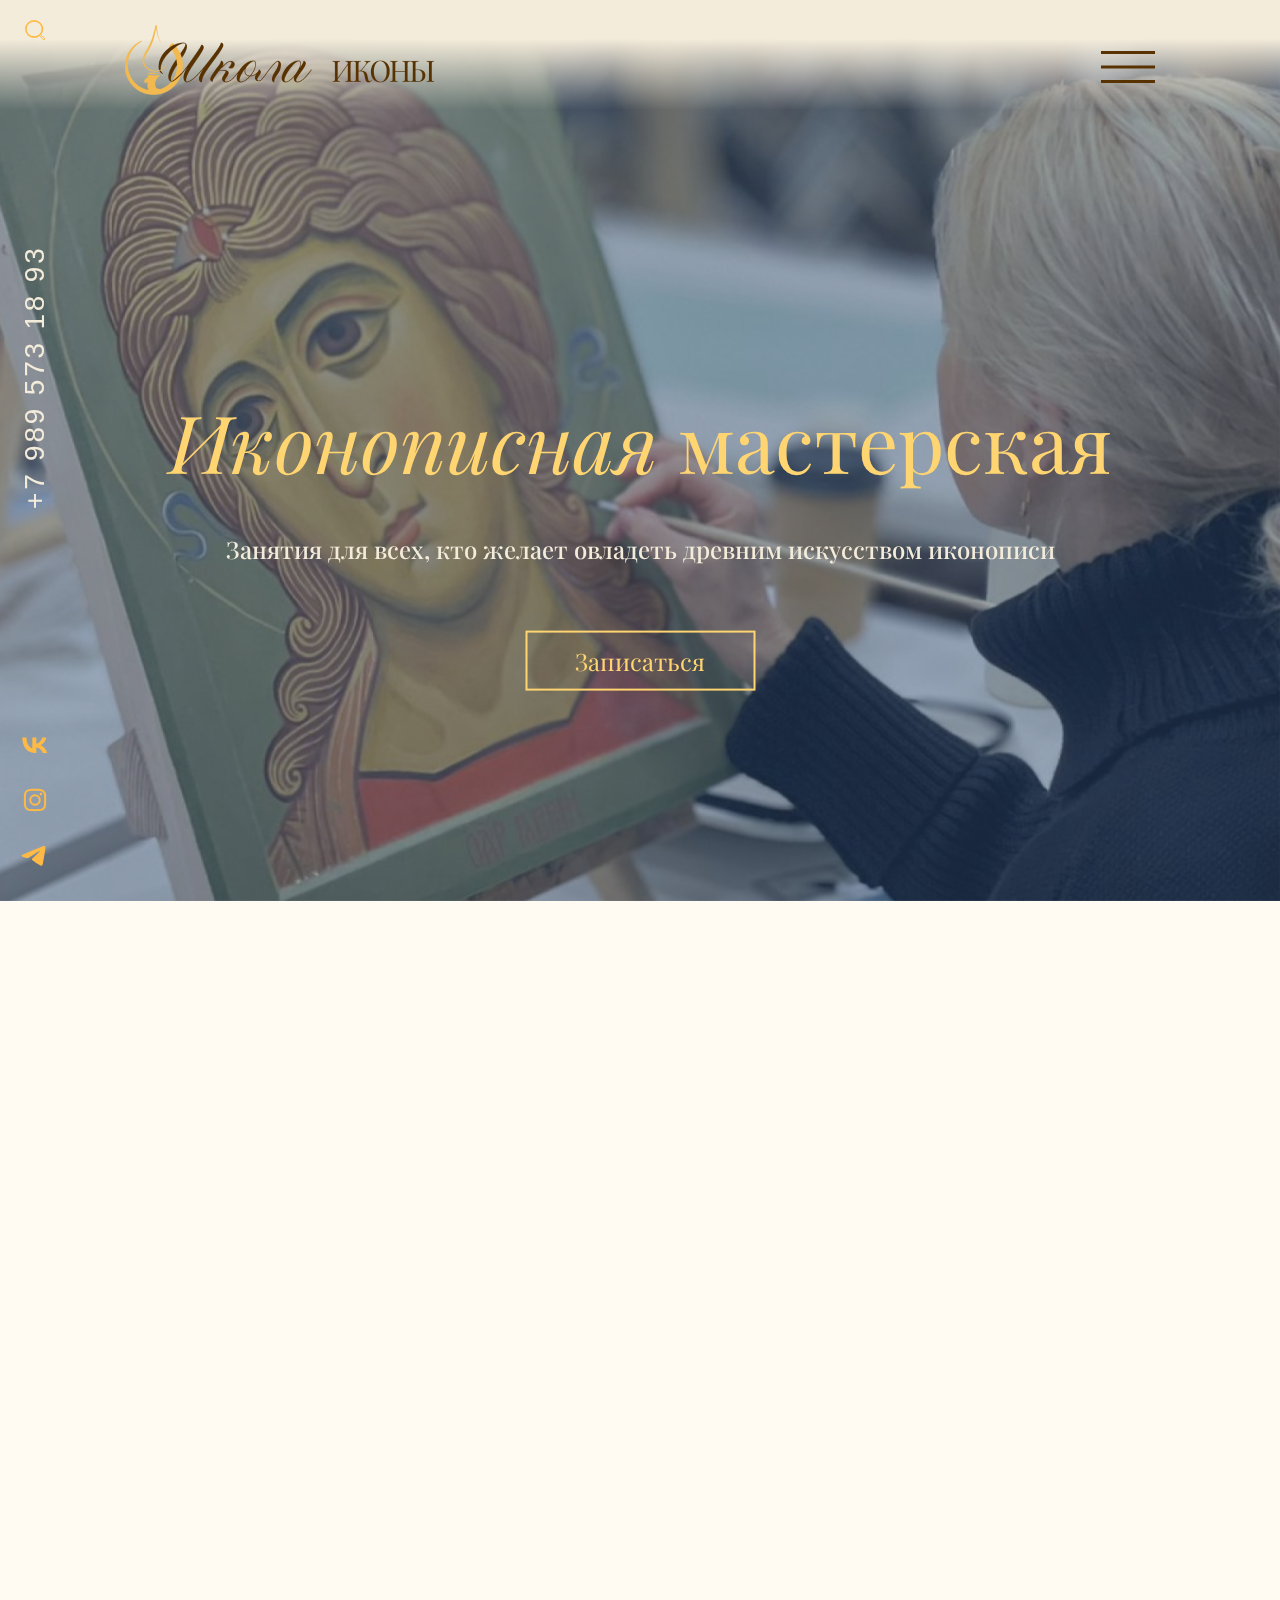
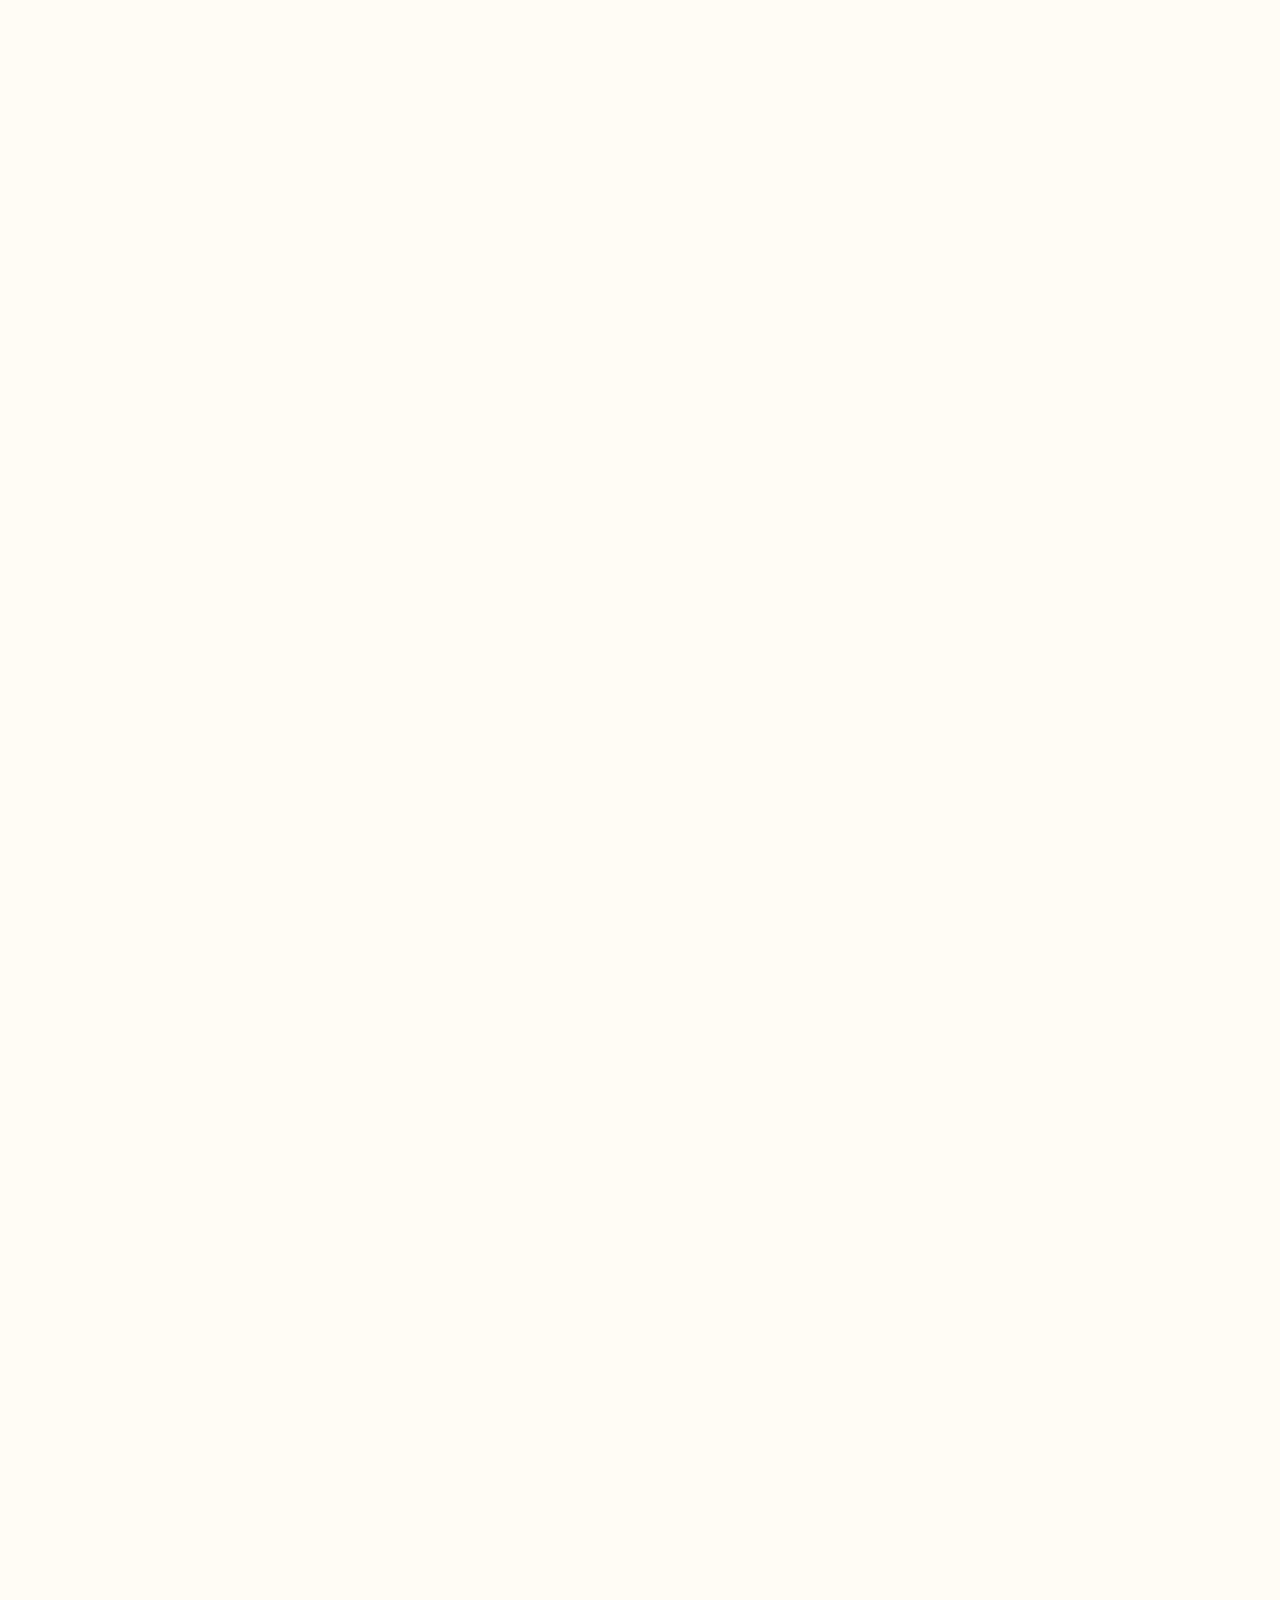
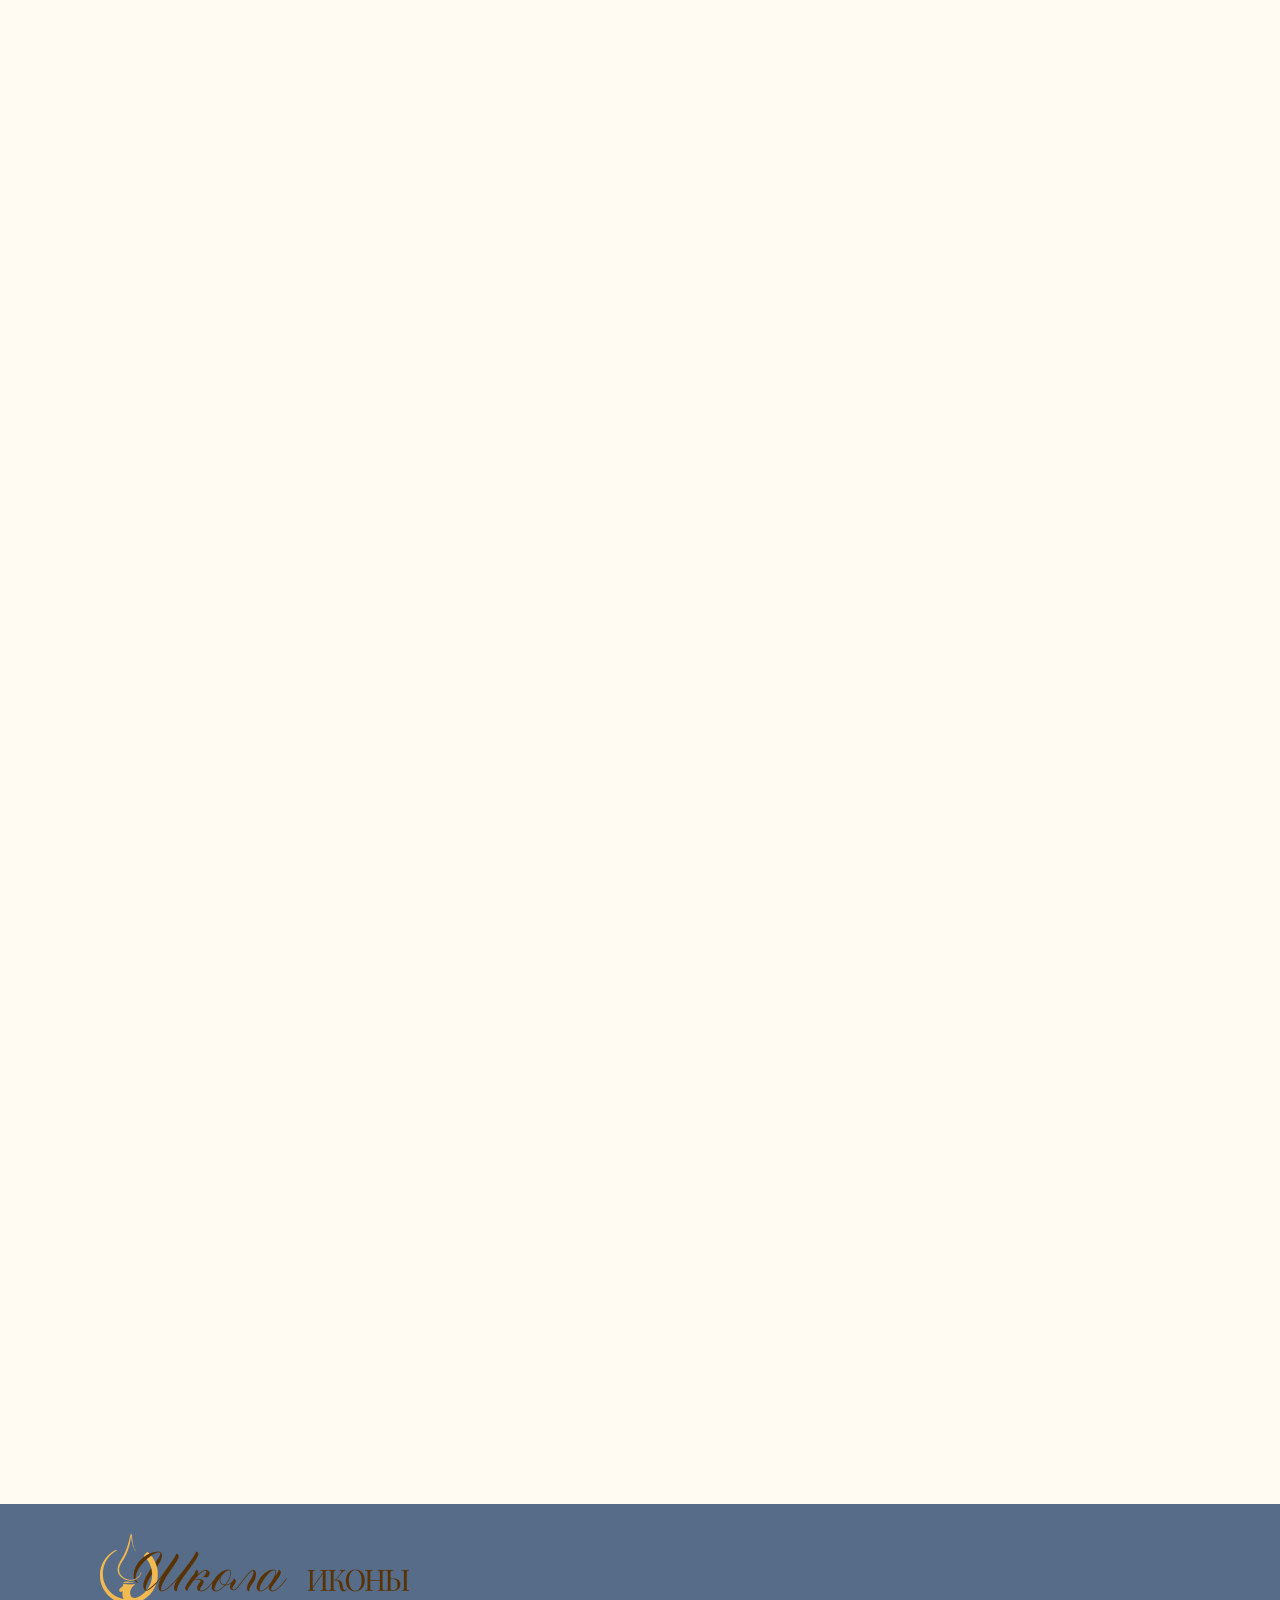
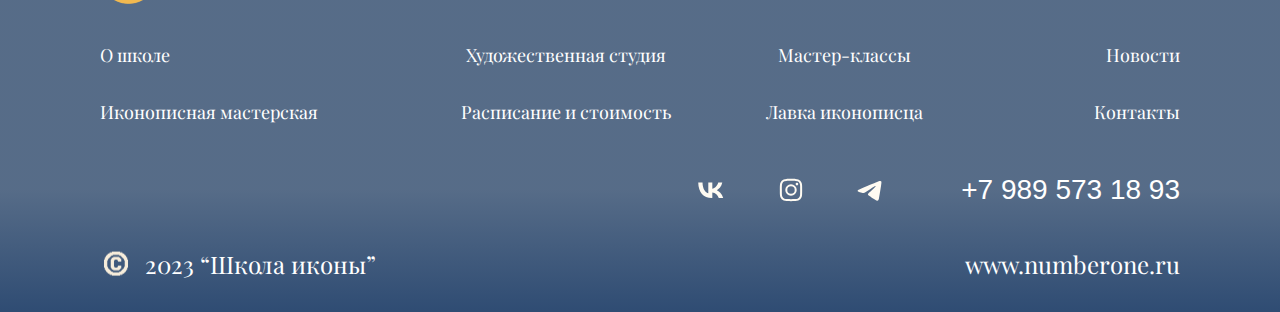
<file: blocks/iconschool.html>
<!DOCTYPE html>
<html lang="ru">
  <head>
    <meta charset="UTF-8" />
    <meta http-equiv="X-UA-Compatible" content="IE=edge" />
    <meta name="viewport" content="width=device-width, initial-scale=1" />
    <title>"Школа иконы" - иконописная мастерская и художественная студия</title>
    <link rel="icon" type="image/png" href="../img/icons/favicon.png" />
    <link rel="stylesheet" type="text/css" href="../css/normalize.css" />
    <link rel="stylesheet" href="https://unpkg.com/swiper/swiper-bundle.min.css" />
    <link rel="preconnect" href="https://fonts.googleapis.com">
    <link rel="preconnect" href="https://fonts.gstatic.com" crossorigin>
    <link href="https://fonts.googleapis.com/css2?family=Playfair+Display:ital,wght@0,400;0,500;0,700;1,400;1,500;1,600&display=swap" rel="stylesheet">
    <link rel="stylesheet" type="text/css" href="../css/style.css" />
    <script defer src="../js/script.js"></script>
  </head>
  <body>
    <div class="wrapper">
      <header class="header schoolicon__header">
        <div class="header__container flex container">
          <div class="hero__sidebar flex">
            <button class="hero__button" aria-label="Кнопка поиска">
              <svg viewBox="0 0 24 24" fill="none" xmlns="http://www.w3.org/2000/svg" class="hero__button-image">
                <rect width="7.56126" height="1.89031" transform="matrix(0.713342 0.700816 -0.713342 0.700816 18.6064 17.3762)"></rect>
                <path d="M20.9303 10.7726C20.9303 16.1533 16.4855 20.5452 10.9652 20.5452C5.44478 20.5452 1 16.1533 1 10.7726C1 5.39198 5.44478 1 10.9652 1C16.4855 1 20.9303 5.39198 20.9303 10.7726Z" stroke-width="2"></path>
              </svg>
            </button>
            <a href="tel:+79895731893" class="hero_phone hero_phone-light">+7 989 573 18 93</a>
            <ul class="hero__social">
              <li class="hero__social-item">
                <a href="https://m.vk.com/schooliconvk" class="footer__social-link">
                    <svg id="Icons" xmlns="http://www.w3.org/2000/svg" viewBox="0 0 215 215"><defs></defs><g id="VK"><path id="Background" class="cls-1" d="M0,103.2c0-48.65,0-73,15.11-88.09S54.55,0,103.2,0h8.6c48.65,0,73,0,88.09,15.11S215,54.55,215,103.2v8.6c0,48.65,0,73-15.11,88.09S160.45,215,111.8,215h-8.6c-48.65,0-73,0-88.09-15.11S0,160.45,0,111.8Z"/><path id="VK-2" data-name="VK" class="cls-2" d="M112,151c-45.86,0-72-31.44-73.1-83.75h23c.75,38.4,17.69,54.66,31.1,58v-58h21.63v33.12c13.24-1.43,27.16-16.52,31.85-33.12h21.63c-3.6,20.46-18.69,35.55-29.42,41.75,10.73,5,27.91,18.19,34.45,42H149.29C144.18,135,131.44,122.7,114.59,121V151Z"/></g>
                    </svg>
                </a>
              </li>
              <li class="hero__social-item">
                <a href="https://www.instagram.com/invites/contact/?i=3deerxgrl00r&utm_content=qxw3fhl" class="footer__social-link">
                    <svg id="Icons" xmlns="http://www.w3.org/2000/svg" viewBox="0 0 215 215"><defs></defs><g id="Instagram"><path id="Background" class="cls-1" d="M277,103.2c0-48.65,0-73,15.11-88.09S331.55,0,380.2,0h8.6c48.65,0,73,0,88.09,15.11S492,54.55,492,103.2v8.6c0,48.65,0,73-15.11,88.09S437.45,215,388.8,215h-8.6c-48.65,0-73,0-88.09-15.11S277,160.45,277,111.8Z" transform="translate(-277)"/><path id="Instagram-2" data-name="Instagram" class="cls-2" d="M384.5,47.55c16.28,0,18.32.07,24.72.36a44,44,0,0,1,14.55,2.79A30.6,30.6,0,0,1,441.3,68.23a44,44,0,0,1,2.79,14.55c.29,6.4.36,8.44.36,24.72s-.07,18.32-.36,24.72a44,44,0,0,1-2.79,14.55,30.6,30.6,0,0,1-17.53,17.53,44,44,0,0,1-14.55,2.79c-6.4.29-8.44.36-24.72.36s-18.32-.07-24.72-.36a44,44,0,0,1-14.55-2.79,30.6,30.6,0,0,1-17.53-17.53,44,44,0,0,1-2.79-14.55c-.29-6.4-.36-8.44-.36-24.72s.07-18.32.36-24.72a44,44,0,0,1,2.79-14.55A30.6,30.6,0,0,1,345.23,50.7a44,44,0,0,1,14.55-2.79C366.18,47.62,368.22,47.55,384.5,47.55ZM408.72,58.7c-6.32-.29-8.21-.35-24.22-.35s-17.9.06-24.22.35a33.06,33.06,0,0,0-11.14,2.07,19.82,19.82,0,0,0-11.37,11.37,33.06,33.06,0,0,0-2.07,11.14c-.29,6.32-.35,8.21-.35,24.22s.06,17.9.35,24.22a33.06,33.06,0,0,0,2.07,11.14,19.82,19.82,0,0,0,11.37,11.37,33.06,33.06,0,0,0,11.14,2.07c6.32.29,8.21.35,24.22.35s17.9-.06,24.22-.35a33.06,33.06,0,0,0,11.14-2.07,19.82,19.82,0,0,0,11.37-11.37,33.06,33.06,0,0,0,2.07-11.14c.29-6.32.35-8.21.35-24.22s-.06-17.9-.35-24.22a33.06,33.06,0,0,0-2.07-11.14,19.82,19.82,0,0,0-11.37-11.37A33.06,33.06,0,0,0,408.72,58.7ZM384.5,127.48a20,20,0,1,0-20-20A20,20,0,0,0,384.5,127.48Zm0-50.77a30.79,30.79,0,1,1-30.79,30.79A30.79,30.79,0,0,1,384.5,76.71Zm39.2-1.21a7.2,7.2,0,1,1-7.2-7.2A7.2,7.2,0,0,1,423.7,75.5Z" transform="translate(-277)"/></g></svg>
                </a>
              </li>
              <li class="hero__social-item">
                <a href="https://t.me/schoolicon" class="footer__social-link">
                    <svg id="Icons" xmlns="http://www.w3.org/2000/svg" viewBox="0 0 215 215"><defs></defs><g id="Telegram"><path id="Background" class="cls-1" d="M554,103.2c0-48.65,0-73,15.11-88.09S608.55,0,657.2,0h8.6c48.65,0,73,0,88.09,15.11S769,54.55,769,103.2v8.6c0,48.65,0,73-15.11,88.09S714.45,215,665.8,215h-8.6c-48.65,0-73,0-88.09-15.11S554,160.45,554,111.8Z" transform="translate(-554)"/><path id="Telegram-2" data-name="Telegram" class="cls-2" d="M598.29,105q51.57-22.47,68.78-29.63c32.76-13.63,39.56-16,44-16.07a7.7,7.7,0,0,1,4.57,1.37,5,5,0,0,1,1.68,3.19,21,21,0,0,1,.2,4.65c-1.78,18.65-9.46,63.91-13.37,84.79-1.65,8.84-4.9,11.81-8.06,12.1-6.85.63-12.05-4.53-18.68-8.88-10.38-6.8-16.25-11-26.32-17.68-11.65-7.67-4.1-11.89,2.54-18.78,1.74-1.81,31.91-29.26,32.5-31.75a2.41,2.41,0,0,0-.55-2.08,2.68,2.68,0,0,0-2.44-.24q-1.56.36-49.75,32.88-7.07,4.86-12.79,4.73c-4.22-.09-12.32-2.38-18.34-4.34-7.38-2.4-13.25-3.67-12.74-7.75Q589.91,108.31,598.29,105Z" transform="translate(-554)"/></g>
                    </svg>
                </a>
              </li>
            </ul>
          </div>
          <div class="header__content">  
            <a href="../index.html" class="header__logo">
                <img src="../img/icons/logo-menu.png" alt="Логотип">
              </a>
            <nav class="header__nav">
              <ul class="header__list flex">
                <li class="header__list-item">
                  <a href="../index.html" class="header__list-link header__list-link-1">О школе</a>
                </li>
                <li class="header__list-item">
                  <a href="#" class="header__list-link header__list-link-2">Иконописная мастерская</a>
                </li>
                <li class="header__list-item">
                  <a href="../blocks/artschool.html" class="header__list-link header__list-link-3">Художественная студия</a>
                </li>
                <li class="header__list-item">
                  <a href="../blocks/schadule.html" class="header__list-link header__list-link-4">Расписание и стоимость</a>
                </li>
                <li class="header__list-item">
                  <a href="../blocks/classes.html" class="header__list-link header__list-link-5">Мастер-классы</a>
                </li>
                <li class="header__list-item">
                  <a href="../blocks/artstore.html" class="header__list-link header__list-link-6">Лавка иконописца</a>
                </li>
                <li class="header__list-item">
                  <a href="../blocks/news.html" class="header__list-link header__list-link-7">Новости</a>
                </li>
                <li class="header__list-item">
                  <a href="../blocks/contacts.html" class="header__list-link header__list-link-8">Контакты</a>
                </li>
              </ul>
            </nav>
          </div>
          <button class="burger" aria-label="Кнопка бургер-меню">
            <span class="burger__line"></span>
            <span class="burger__line"></span>
            <span class="burger__line"></span>
          </button>
        </div>
      </header>
      <main class="main main-schoolicon">
        <section class="main-screen section-offset">
          <div class="main-screen__slider swiper">
            <div class="main-screen__wrapper swiper-wrapper">
              <div
                class="main-screen__slide main-screen__slide-1 swiper-slide"
              ></div>
              <div
                class="main-screen__slide main-screen__slide-2 swiper-slide"
              ></div>
              <div
                class="main-screen__slide main-screen__slide-3 swiper-slide"
              ></div>
            </div>
            <div class="main-screen__remoute flex swiper-pagination">
              <span
                class="swiper-pagination__item swiper-pagination-active"
              ></span>
              <span class="swiper-pagination__item"></span>
              <span class="swiper-pagination__item"></span>
            </div>
          </div>
          <div class="main-screen__content screen-content flex">
            <h1 class="screen-content__title">
              <span>Иконописная</span> мастерская
            </h1>
            <p class="screen-content-text">
              Занятия для всех, кто желает овладеть древним искусством иконописи
            </p>
            <a href="#sign-up__popup"
            class="screen-content__btn popup-link btn"
            aria-label="Кнопка заказать расчет"
            >
            Записаться
            </a>
          </div>
        </section>
        <section class="about schoolicon section-offset">
          <div class="about__container container">
              <h2 class="section-title element-animation"><span>Школа</span> иконы</h2>
              <div class="about__content element-animation">
                <div class="about__content-block schoolicon__content-block content-block content-block-1 flex">
                  <div class="content-block-left schoolicon__content-block-left block-left">
                  </div>
                  <div class="content-block-right block-right flex">
                    <p class="block-right__text">Открывает свои двери в&nbsp;уникальный мир иконописи!</p>
                    <p class="block-right__text">Мы&nbsp;начинаем свой путь в&nbsp;историческом месте Патриаршего подворья храма&nbsp;св. вмч. Димитрия Солунского.</p>
                    <p class="block-right__text">Наша задача продолжить традиции древнего православного искусства, используя технологии канонического иконописания.</p>
                    <p class="block-right__text">Уютная атмосфера просторных мастерских позволит окунуться в творческий процесс, доводя свои умения и навыки до высшего мастерства.</p>
                    <p class="block-right__text-hidden">Свои  знания,  секреты  ремесла 
                      и  духовный  опыт  наши  мастера 
                      с большой любовью передадут своим ученикам.</p>
                  </div>
                </div>
              </div>
              <div class="schoolicon__text element-animation">Свои  знания,  секреты  ремесла 
                и  духовный  опыт  наши  мастера 
                с большой любовью передадут своим ученикам.
              </div>
              <div class="about__content schoolicon__content element-animation">
                <div class="about__content-block schoolicon__content-block-2 content-block content-block-2 flex">
                  <div class="content-block-left schoolicon__content-block-left block-left">
                  </div>
                  <div class="content-block-right block-right flex">
<!--                     <p class="block-right__text">Бессмертные творения Рублева,</p>
                    <p class="block-right__text">Иконы Византии золотой...</p>
                    <p class="block-right__text">А&nbsp;рядом&nbsp;&mdash; пусть&nbsp;&mdash; как ласковое слово,</p>
                    <p class="block-right__text">Спокойный лик пророчицы седой.</p>
                    <div class="content-block__sign">Л. Голубицкая-Басс, 1959</div> -->
                  </div>
                </div>
              </div>
          </div>
        </section>
        <section class="tutors schoolicon section-offset">
          <div class="about__container container">
              <h2 class="section-title element-animation"><span>Наши</span> преподаватели</h2>
              <div class="about__content element-animation">
                <div class="about__content-block schoolicon__content-block content-block content-block-2 flex">
                  <div class="content-block-left schoolicon__content-block-left block-left">
                  </div>
                  <div class="content-block-right block-right flex">
                    <div class="content-block__sign">
                      <div class="content-block__title"><span>Проскурина</span>
                        Галина Вячеславовна</div>
                      <div class="content-block__subtitle">художник-иконописец</div>
                    </div>
                    <p class="block-right__text">Галина Вячеславовна&nbsp;&mdash; наш опытный мастер.</p>
                    <p class="block-right__text">За&nbsp;ее&nbsp;хрупкими плечами огромный опыт и&nbsp;багаж знаний, которыми наш педагог будет рада поделиться со&nbsp;своими учениками.</p>
                    <p class="block-right__text">Множество икон, написанных кистью Галины Вячеславовны, украшают убранство храмов России.</p>

                  </div>
                </div>
              </div>
              <div class="schoolicon__text element-animation">Роспись храмов&nbsp;&mdash; еще одно достояние нашего преподавателя. Храмы, расписанные как под руководством нашего педагога, так и&nbsp;в&nbsp;составе художественной группы иконописцев, поражают прихожан своей красотой в&nbsp;России и&nbsp;за&nbsp;рубежом.
              </div>
              <div class="tutors-works element-animation">
                <div class="tutors-works__wrapper flex">
                  <div
                    class="tutors-works__slide tutors-works__slide-1"
                  ></div>
                  <div
                    class="tutors-works__slide tutors-works__slide-2"
                  ></div>
                  <div
                    class="tutors-works__slide tutors-works__slide-3"
                  ></div>
                </div>
              </div>
              <a href="../blocks/tutoricon.html" class="tutors__more element-animation">Узнать подробнее<span class="tutors__more-dec"> о преподавателе</span>
                <span class="tutots__more-link about__more-arrow"></span>
              </a>
          </div>
        </section>
        <section class="works-galery schoolicon section-offset">
          <div class="about__container container">
              <h2 class="section-title element-animation"><span>Галерея</span> работ учеников</h2>
              <div class="tutors-works element-animation">
                <div class="tutors-works__wrapper flex">
                  <a href="../img/schoolicon/26.jpg" class="tutors-works__slide" data-caption="Image caption">
                    <img src="../img/schoolicon/26.jpg" alt="Картина">
                  </a>
                  <a href="../img/schoolicon/27.jpg" class="tutors-works__slide" data-caption="Image caption">
                    <img src="../img/schoolicon/27.jpg" alt="Картина">
                  </a>
                  <a href="../img/schoolicon/28.jpg" class="tutors-works__slide" data-caption="Image caption">
                    <img src="../img/schoolicon/28.jpg" alt="Картина">
                  </a>
                  <a href="../img/schoolicon/29.jpg" class="tutors-works__slide" data-caption="Image caption">
                    <img src="../img/schoolicon/29.jpg" alt="Картина">
                  </a>
<!--                   <a href="../img/schoolicon/09.jpg" class="tutors-works__slide" data-caption="Image caption">
                    <img src="../img/schoolicon/09.jpg" alt="Картина">
                  </a>
                  <a href="../img/schoolicon/10.jpg" class="tutors-works__slide" data-caption="Image caption">
                    <img src="../img/schoolicon/10.jpg" alt="Картина">
                  </a> -->
                </div>
              </div>
          </div>
        </section>
      </main>
      <footer class="footer">
        <div class="footer__container container">
          <div class="footer__content">
            <a href="../index.html" class="footer__logo">
              <img src="../img/icons/logo-menu.png" alt="Логотип">
            </a>
            <div class="footer__middle">
              <nav class="footer__nav">
                <ul class="footer__list flex">
                  <li class="footer__list-item">
                      <a href="./index.html" class="footer__list-link footer__list-link-1">О школе</a>
                  </li>
                  <li class="footer__list-item">
                      <a href="./iconschool.html" class="footer__list-link footer__list-link-2">Иконописная мастерская</a>
                  </li>
                  <li class="footer__list-item">
                      <a href="./artschool.html" class="footer__list-link footer__list-link-3">Художественная студия</a>
                  </li>
                  <li class="footer__list-item">
                      <a href="./schadule.html" class="footer__list-link footer__list-link-4">Расписание и стоимость</a>
                  </li>
                  <li class="footer__list-item">
                      <a href="./classes.html" class="footer__list-link footer__list-link-5">Мастер-классы</a>
                  </li>
                  <li class="footer__list-item">
                      <a href="./artstore.html" class="footer__list-link footer__list-link-6">Лавка иконописца</a>
                  </li>
                  <li class="footer__list-item">
                      <a href="#" class="footer__list-link footer__list-link-7">Новости</a>
                  </li>
                  <li class="footer__list-item">
                      <a href="./contacts.html" class="footer__list-link footer__list-link-8">Контакты</a>
                  </li>
              </ul>
              </nav>
              <div class="footer__contacts flex">
                <div class="footer__call">Нам можно позвонить</div>
                <ul class="footer__social flex">
                  <li class="footer__social-item">
                    <a href="https://m.vk.com/schooliconvk" class="footer__social-link">
                      <svg id="Icons" xmlns="http://www.w3.org/2000/svg" viewBox="0 0 215 215"><defs></defs><g id="VK"><path id="Background" class="cls-1" d="M0,103.2c0-48.65,0-73,15.11-88.09S54.55,0,103.2,0h8.6c48.65,0,73,0,88.09,15.11S215,54.55,215,103.2v8.6c0,48.65,0,73-15.11,88.09S160.45,215,111.8,215h-8.6c-48.65,0-73,0-88.09-15.11S0,160.45,0,111.8Z"/><path id="VK-2" data-name="VK" class="cls-2" d="M112,151c-45.86,0-72-31.44-73.1-83.75h23c.75,38.4,17.69,54.66,31.1,58v-58h21.63v33.12c13.24-1.43,27.16-16.52,31.85-33.12h21.63c-3.6,20.46-18.69,35.55-29.42,41.75,10.73,5,27.91,18.19,34.45,42H149.29C144.18,135,131.44,122.7,114.59,121V151Z"/></g>
                      </svg>
                    </a>
                  </li>
                  <li class="footer__social-item">
                    <a href="https://www.instagram.com/invites/contact/?i=3deerxgrl00r&utm_content=qxw3fhl" class="footer__social-link">
                      <svg id="Icons" xmlns="http://www.w3.org/2000/svg" viewBox="0 0 215 215"><defs></defs><g id="Instagram"><path id="Background" class="cls-1" d="M277,103.2c0-48.65,0-73,15.11-88.09S331.55,0,380.2,0h8.6c48.65,0,73,0,88.09,15.11S492,54.55,492,103.2v8.6c0,48.65,0,73-15.11,88.09S437.45,215,388.8,215h-8.6c-48.65,0-73,0-88.09-15.11S277,160.45,277,111.8Z" transform="translate(-277)"/><path id="Instagram-2" data-name="Instagram" class="cls-2" d="M384.5,47.55c16.28,0,18.32.07,24.72.36a44,44,0,0,1,14.55,2.79A30.6,30.6,0,0,1,441.3,68.23a44,44,0,0,1,2.79,14.55c.29,6.4.36,8.44.36,24.72s-.07,18.32-.36,24.72a44,44,0,0,1-2.79,14.55,30.6,30.6,0,0,1-17.53,17.53,44,44,0,0,1-14.55,2.79c-6.4.29-8.44.36-24.72.36s-18.32-.07-24.72-.36a44,44,0,0,1-14.55-2.79,30.6,30.6,0,0,1-17.53-17.53,44,44,0,0,1-2.79-14.55c-.29-6.4-.36-8.44-.36-24.72s.07-18.32.36-24.72a44,44,0,0,1,2.79-14.55A30.6,30.6,0,0,1,345.23,50.7a44,44,0,0,1,14.55-2.79C366.18,47.62,368.22,47.55,384.5,47.55ZM408.72,58.7c-6.32-.29-8.21-.35-24.22-.35s-17.9.06-24.22.35a33.06,33.06,0,0,0-11.14,2.07,19.82,19.82,0,0,0-11.37,11.37,33.06,33.06,0,0,0-2.07,11.14c-.29,6.32-.35,8.21-.35,24.22s.06,17.9.35,24.22a33.06,33.06,0,0,0,2.07,11.14,19.82,19.82,0,0,0,11.37,11.37,33.06,33.06,0,0,0,11.14,2.07c6.32.29,8.21.35,24.22.35s17.9-.06,24.22-.35a33.06,33.06,0,0,0,11.14-2.07,19.82,19.82,0,0,0,11.37-11.37,33.06,33.06,0,0,0,2.07-11.14c.29-6.32.35-8.21.35-24.22s-.06-17.9-.35-24.22a33.06,33.06,0,0,0-2.07-11.14,19.82,19.82,0,0,0-11.37-11.37A33.06,33.06,0,0,0,408.72,58.7ZM384.5,127.48a20,20,0,1,0-20-20A20,20,0,0,0,384.5,127.48Zm0-50.77a30.79,30.79,0,1,1-30.79,30.79A30.79,30.79,0,0,1,384.5,76.71Zm39.2-1.21a7.2,7.2,0,1,1-7.2-7.2A7.2,7.2,0,0,1,423.7,75.5Z" transform="translate(-277)"/></g></svg>
                    </a>
                  </li>
                  <li class="footer__social-item">
                    <a href="https://t.me/schoolicon" class="footer__social-link">
                      <svg id="Icons" xmlns="http://www.w3.org/2000/svg" viewBox="0 0 215 215"><defs></defs><g id="Telegram"><path id="Background" class="cls-1" d="M554,103.2c0-48.65,0-73,15.11-88.09S608.55,0,657.2,0h8.6c48.65,0,73,0,88.09,15.11S769,54.55,769,103.2v8.6c0,48.65,0,73-15.11,88.09S714.45,215,665.8,215h-8.6c-48.65,0-73,0-88.09-15.11S554,160.45,554,111.8Z" transform="translate(-554)"/><path id="Telegram-2" data-name="Telegram" class="cls-2" d="M598.29,105q51.57-22.47,68.78-29.63c32.76-13.63,39.56-16,44-16.07a7.7,7.7,0,0,1,4.57,1.37,5,5,0,0,1,1.68,3.19,21,21,0,0,1,.2,4.65c-1.78,18.65-9.46,63.91-13.37,84.79-1.65,8.84-4.9,11.81-8.06,12.1-6.85.63-12.05-4.53-18.68-8.88-10.38-6.8-16.25-11-26.32-17.68-11.65-7.67-4.1-11.89,2.54-18.78,1.74-1.81,31.91-29.26,32.5-31.75a2.41,2.41,0,0,0-.55-2.08,2.68,2.68,0,0,0-2.44-.24q-1.56.36-49.75,32.88-7.07,4.86-12.79,4.73c-4.22-.09-12.32-2.38-18.34-4.34-7.38-2.4-13.25-3.67-12.74-7.75Q589.91,108.31,598.29,105Z" transform="translate(-554)"/></g>
                      </svg>
                    </a>
                  </li>
                </ul>
                <a href="tel:+79895731893" class="footer__phone">+7 989 573 18 93</a>
              </div>
            </div>
            <div class="footer__rights flex">
              <div class="footer__rights-left">2023 “Школа иконы”</div>
              <div class="footer__rights-right">www.numberone.ru</div>
            </div>
          </div>
        </div>
      </footer>
      <div id="sign-up__popup" class="sign-up__popup popup-artstore">
        <div class="sign-up__body">
          <div class="sign-up__container">
            <div class="sign-up__close-btn close-popup">
              <button class="burger burger--active" aria-label="Кнопка бургер-меню">
                <span class="burger__line"></span>
                <span class="burger__line"></span>
                <span class="burger__line"></span>
              </button>
            </div>
            <form action="../php/mail.php" method="POST" class="column-form__content form">
              <p class="artstore-form-text">Записаться в нашу мастерскую</p>
              <label class="column-form__label">
                <span class="visually-hidden">Введите имя</span>
                <input
                  type="text"
                  name="name"
                  placeholder="Имя*"
                  class="column-form__input"
                />
              </label>
              <label class="column-form__label">
                <span class="visually-hidden">Введите телефон</span>
                <input
                  type="tel"
                  name="tel"
                  placeholder="+7(999) 999 99 99*"
                  class="column-form__input tel"
                />
              </label>
              <label class="column-form__label">
                <span class="visually-hidden">Введите сообщение</span>
                <textarea
                  name="message"
                  id="message"
                  placeholder="Сообщение"
                  class="column-form__textarea"
                ></textarea>
              </label>
    
              <p class="form__button">
                <button
                  type="submit"
                  class="btn btn-blue"
                  aria-label="Кнопка отправить"
                >
                Отправить заявку
                </button>
              </p>
            </form>
          </div>
        </div>
      </div>
      <div class="go-top">
        <img src="../img/icons/arrow-top.png" alt="Наверх">
      </div>
    </div>
    <script src="https://unpkg.com/swiper/swiper-bundle.min.js"></script>
    <script src="../libs/inputmask.min.js"></script>

  </body>
</html>
</file>
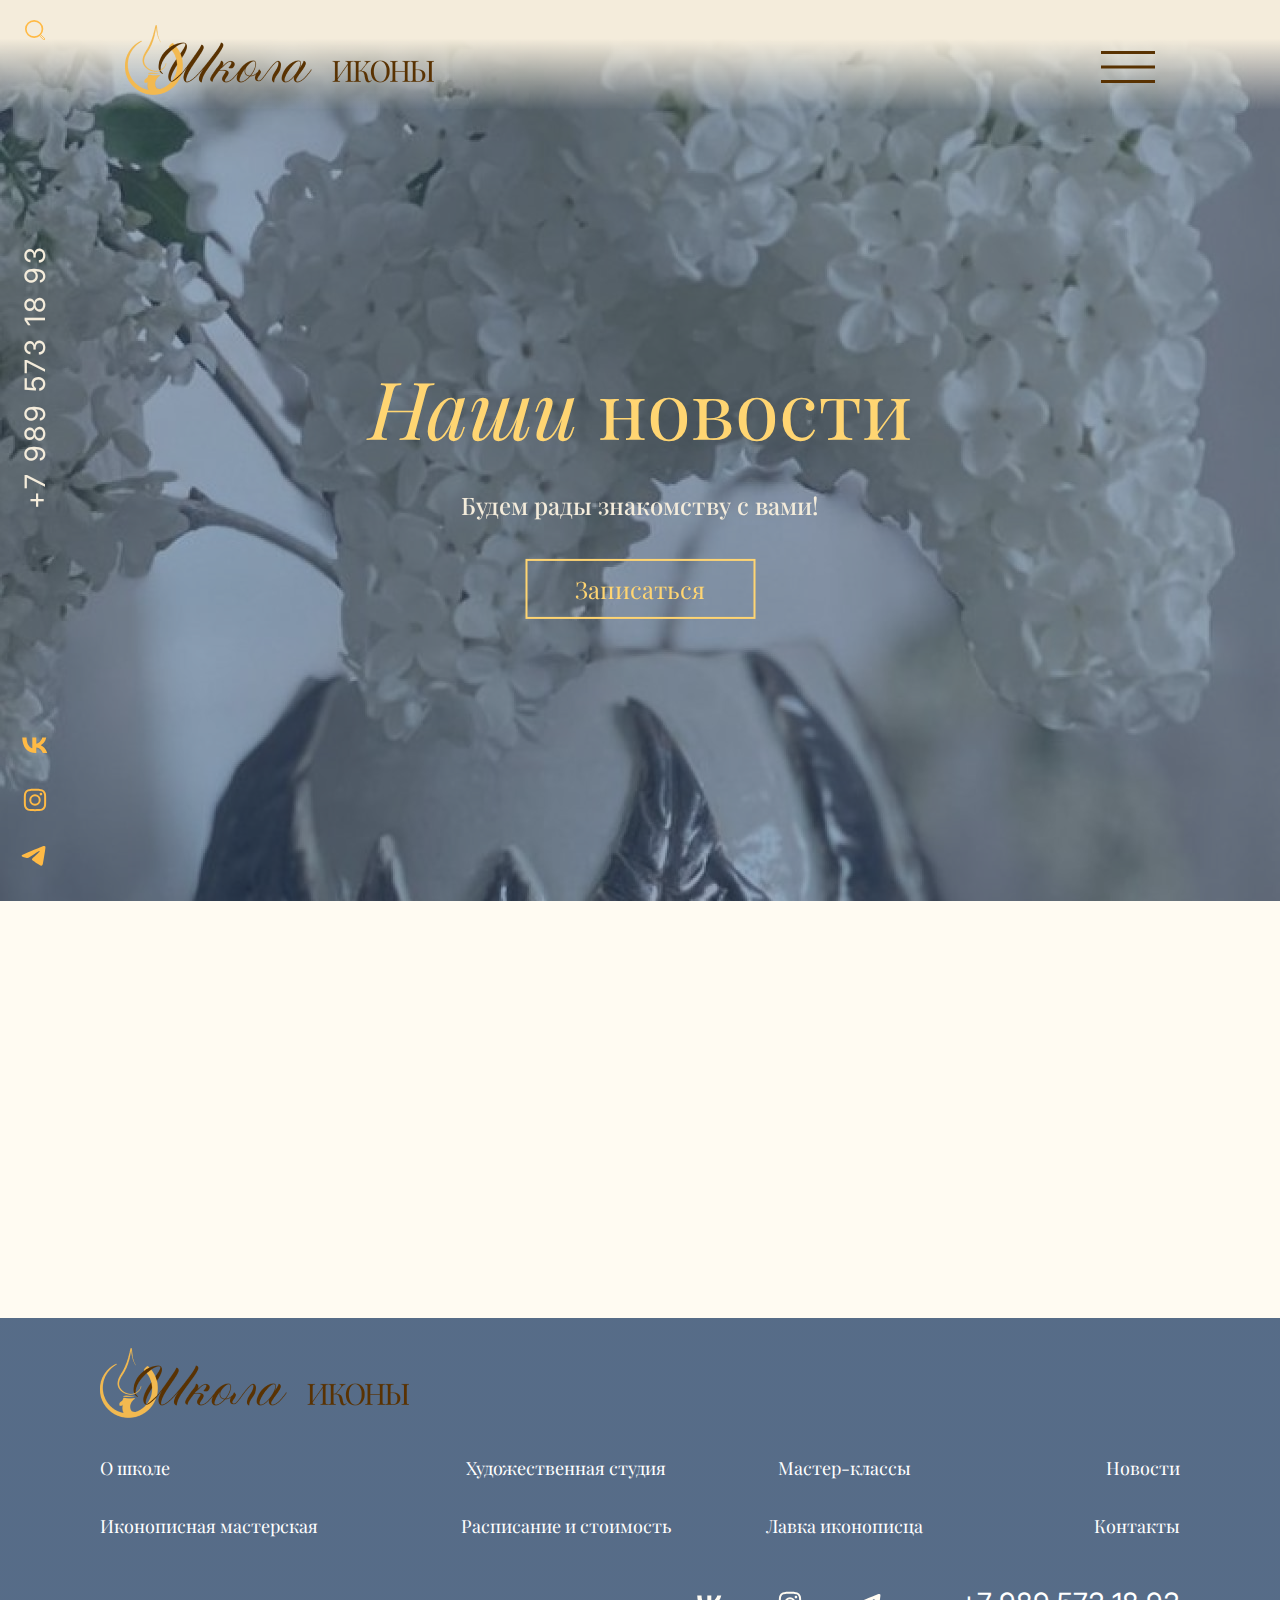
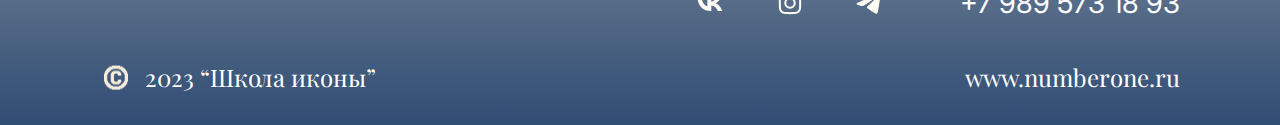
<file: blocks/news.html>
<!DOCTYPE html>
<html lang="ru">
    <head>
        <meta charset="UTF-8" />
        <meta http-equiv="X-UA-Compatible" content="IE=edge" />
        <meta name="viewport" content="width=device-width, initial-scale=1" />
        <title>"Школа иконы" - иконописная мастерская и художественная студия</title>
        <link rel="icon" type="image/png" href="../img/icons/favicon.png" />
        <link rel="stylesheet" type="text/css" href="../css/normalize.css" />
        <link rel="stylesheet" href="https://unpkg.com/swiper/swiper-bundle.min.css" />
        <link rel="preconnect" href="https://fonts.googleapis.com">
        <link rel="preconnect" href="https://fonts.gstatic.com" crossorigin>
        <link rel="preconnect" href="https://fonts.googleapis.com">
        <link rel="preconnect" href="https://fonts.gstatic.com" crossorigin>
        <link href="https://fonts.googleapis.com/css2?family=Inter&display=swap" rel="stylesheet">
        <link href="https://fonts.googleapis.com/css2?family=Playfair+Display:ital,wght@0,400;0,500;0,700;1,400;1,500;1,600&display=swap" rel="stylesheet">
        <link rel="stylesheet" type="text/css" href="../css/choices.min.css" />
        <link rel="stylesheet" type="text/css" href="../css/style.css" />
        <script defer src="../js/script.js"></script>
    </head>
    <body>
      <div class="wrapper">
        <div class="lock-padding"></div>
        <header class="header schoolicon__header">
            <div class="header__container flex container">
              <div class="hero__sidebar flex">
                <button class="hero__button" aria-label="Кнопка поиска">
                  <svg viewBox="0 0 24 24" fill="none" xmlns="http://www.w3.org/2000/svg" class="hero__button-image">
                    <rect width="7.56126" height="1.89031" transform="matrix(0.713342 0.700816 -0.713342 0.700816 18.6064 17.3762)"></rect>
                    <path d="M20.9303 10.7726C20.9303 16.1533 16.4855 20.5452 10.9652 20.5452C5.44478 20.5452 1 16.1533 1 10.7726C1 5.39198 5.44478 1 10.9652 1C16.4855 1 20.9303 5.39198 20.9303 10.7726Z" stroke-width="2"></path>
                  </svg>
                </button>
                <a href="tel:+79895731893" class="hero_phone hero_phone-light">+7 989 573 18 93</a>
                <ul class="hero__social">
                    <li class="hero__social-item">
                      <a href="https://m.vk.com/schooliconvk" class="footer__social-link">
                          <svg id="Icons" xmlns="http://www.w3.org/2000/svg" viewBox="0 0 215 215"><defs></defs><g id="VK"><path id="Background" class="cls-1" d="M0,103.2c0-48.65,0-73,15.11-88.09S54.55,0,103.2,0h8.6c48.65,0,73,0,88.09,15.11S215,54.55,215,103.2v8.6c0,48.65,0,73-15.11,88.09S160.45,215,111.8,215h-8.6c-48.65,0-73,0-88.09-15.11S0,160.45,0,111.8Z"/><path id="VK-2" data-name="VK" class="cls-2" d="M112,151c-45.86,0-72-31.44-73.1-83.75h23c.75,38.4,17.69,54.66,31.1,58v-58h21.63v33.12c13.24-1.43,27.16-16.52,31.85-33.12h21.63c-3.6,20.46-18.69,35.55-29.42,41.75,10.73,5,27.91,18.19,34.45,42H149.29C144.18,135,131.44,122.7,114.59,121V151Z"/></g>
                          </svg>
                      </a>
                    </li>
                    <li class="hero__social-item">
                      <a href="https://www.instagram.com/invites/contact/?i=3deerxgrl00r&utm_content=qxw3fhl" class="footer__social-link">
                          <svg id="Icons" xmlns="http://www.w3.org/2000/svg" viewBox="0 0 215 215"><defs></defs><g id="Instagram"><path id="Background" class="cls-1" d="M277,103.2c0-48.65,0-73,15.11-88.09S331.55,0,380.2,0h8.6c48.65,0,73,0,88.09,15.11S492,54.55,492,103.2v8.6c0,48.65,0,73-15.11,88.09S437.45,215,388.8,215h-8.6c-48.65,0-73,0-88.09-15.11S277,160.45,277,111.8Z" transform="translate(-277)"/><path id="Instagram-2" data-name="Instagram" class="cls-2" d="M384.5,47.55c16.28,0,18.32.07,24.72.36a44,44,0,0,1,14.55,2.79A30.6,30.6,0,0,1,441.3,68.23a44,44,0,0,1,2.79,14.55c.29,6.4.36,8.44.36,24.72s-.07,18.32-.36,24.72a44,44,0,0,1-2.79,14.55,30.6,30.6,0,0,1-17.53,17.53,44,44,0,0,1-14.55,2.79c-6.4.29-8.44.36-24.72.36s-18.32-.07-24.72-.36a44,44,0,0,1-14.55-2.79,30.6,30.6,0,0,1-17.53-17.53,44,44,0,0,1-2.79-14.55c-.29-6.4-.36-8.44-.36-24.72s.07-18.32.36-24.72a44,44,0,0,1,2.79-14.55A30.6,30.6,0,0,1,345.23,50.7a44,44,0,0,1,14.55-2.79C366.18,47.62,368.22,47.55,384.5,47.55ZM408.72,58.7c-6.32-.29-8.21-.35-24.22-.35s-17.9.06-24.22.35a33.06,33.06,0,0,0-11.14,2.07,19.82,19.82,0,0,0-11.37,11.37,33.06,33.06,0,0,0-2.07,11.14c-.29,6.32-.35,8.21-.35,24.22s.06,17.9.35,24.22a33.06,33.06,0,0,0,2.07,11.14,19.82,19.82,0,0,0,11.37,11.37,33.06,33.06,0,0,0,11.14,2.07c6.32.29,8.21.35,24.22.35s17.9-.06,24.22-.35a33.06,33.06,0,0,0,11.14-2.07,19.82,19.82,0,0,0,11.37-11.37,33.06,33.06,0,0,0,2.07-11.14c.29-6.32.35-8.21.35-24.22s-.06-17.9-.35-24.22a33.06,33.06,0,0,0-2.07-11.14,19.82,19.82,0,0,0-11.37-11.37A33.06,33.06,0,0,0,408.72,58.7ZM384.5,127.48a20,20,0,1,0-20-20A20,20,0,0,0,384.5,127.48Zm0-50.77a30.79,30.79,0,1,1-30.79,30.79A30.79,30.79,0,0,1,384.5,76.71Zm39.2-1.21a7.2,7.2,0,1,1-7.2-7.2A7.2,7.2,0,0,1,423.7,75.5Z" transform="translate(-277)"/></g></svg>
                      </a>
                    </li>
                    <li class="hero__social-item">
                      <a href="https://t.me/schoolicon" class="footer__social-link">
                          <svg id="Icons" xmlns="http://www.w3.org/2000/svg" viewBox="0 0 215 215"><defs></defs><g id="Telegram"><path id="Background" class="cls-1" d="M554,103.2c0-48.65,0-73,15.11-88.09S608.55,0,657.2,0h8.6c48.65,0,73,0,88.09,15.11S769,54.55,769,103.2v8.6c0,48.65,0,73-15.11,88.09S714.45,215,665.8,215h-8.6c-48.65,0-73,0-88.09-15.11S554,160.45,554,111.8Z" transform="translate(-554)"/><path id="Telegram-2" data-name="Telegram" class="cls-2" d="M598.29,105q51.57-22.47,68.78-29.63c32.76-13.63,39.56-16,44-16.07a7.7,7.7,0,0,1,4.57,1.37,5,5,0,0,1,1.68,3.19,21,21,0,0,1,.2,4.65c-1.78,18.65-9.46,63.91-13.37,84.79-1.65,8.84-4.9,11.81-8.06,12.1-6.85.63-12.05-4.53-18.68-8.88-10.38-6.8-16.25-11-26.32-17.68-11.65-7.67-4.1-11.89,2.54-18.78,1.74-1.81,31.91-29.26,32.5-31.75a2.41,2.41,0,0,0-.55-2.08,2.68,2.68,0,0,0-2.44-.24q-1.56.36-49.75,32.88-7.07,4.86-12.79,4.73c-4.22-.09-12.32-2.38-18.34-4.34-7.38-2.4-13.25-3.67-12.74-7.75Q589.91,108.31,598.29,105Z" transform="translate(-554)"/></g>
                          </svg>
                      </a>
                    </li>
                  </ul>
              </div>
              <div class="header__content">  
                <a href="../index.html" class="header__logo">
                    <img src="../img/icons/logo-menu.png" alt="Логотип">
                  </a>
                <nav class="header__nav">
                  <ul class="header__list flex">
                    <li class="header__list-item">
                      <a href="../index.html" class="header__list-link header__list-link-1">О школе</a>
                    </li>
                    <li class="header__list-item">
                      <a href="../blocks/iconschool.html" class="header__list-link header__list-link-2">Иконописная мастерская</a>
                    </li>
                    <li class="header__list-item">
                      <a href="../blocks/artschool.html" class="header__list-link header__list-link-3">Художественная студия</a>
                    </li>
                    <li class="header__list-item">
                      <a href="../blocks/schadule.html" class="header__list-link header__list-link-4">Расписание и стоимость</a>
                    </li>
                    <li class="header__list-item">
                      <a href="../blocks/classes.html" class="header__list-link header__list-link-5">Мастер-классы</a>
                    </li>
                    <li class="header__list-item">
                      <a href="../blocks/artstore.html" class="header__list-link header__list-link-6">Лавка иконописца</a>
                    </li>
                    <li class="header__list-item">
                      <a href="#" class="header__list-link header__list-link-7">Новости</a>
                    </li>
                    <li class="header__list-item">
                      <a href="../blocks/contacts.html" class="header__list-link header__list-link-8">Контакты</a>
                    </li>
                  </ul>
                </nav>
              </div>
              <button class="burger" aria-label="Кнопка бургер-меню">
                <span class="burger__line"></span>
                <span class="burger__line"></span>
                <span class="burger__line"></span>
              </button>
            </div>
        </header>
        <main class="main news">
          <section class="main-screen block-offset">
            <div class="main-screen__slider swiper classes">
                <div class="main-screen__wrapper swiper-wrapper">
                    <div
                        class="main-screen__slide main-screen__slide-1 swiper-slide"
                    ></div>
                </div>
                <div class="main-screen__remoute flex swiper-pagination">
                    <span
                        class="swiper-pagination__item swiper-pagination-active"
                    ></span>
                    <span class="swiper-pagination__item"></span>
                    <span class="swiper-pagination__item"></span>
                </div>
            </div>
            <div class="main-screen__content screen-content flex">
                <h1 class="screen-content__title">
                <span>Наши</span> новости
                </h1>
                <p class="screen-content-text">
                  Будем рады знакомству с вами!
                </p>
                <a href="#sign-up__popup"
                class="screen-content__btn popup-link btn"
                aria-label="Кнопка заказать расчет"
                >
                Записаться
                </a>
            </div>
          </section>
          <section class="news-content block-offset">
            <div class="news-content__container container">
              <div class="news-content__body content-news element-animation flex">
                <div class="content-news__img">
                  <a href="../img/news/03.jpg" class="columns-info-page__link" data-caption="Image caption">
                    <img src="../img/news/03.jpg" alt="Фото">
                  </a>
                </div>
                <div class="content-news__wrapper">
                  <h4 class="content-news__title">1&nbsp;апреля&nbsp;&mdash; Грандиозное открытие мастерской-студии &laquo;Школа иконы&raquo;</h4>
                  <div class="content-news__text">1-го апреля в день празднования Похвалы Пресвятой Богородицы состоялось торжественное открытие иконописной мастреской и художественной студии  «Школа иконы». Мероприятие проходило в <span id="dots">...</span><span id="more"> культурно-досуговом центре села Дмитровское, при храме св. вмч. Димитрия Солунского. 
                    С приветственным словом и благословением выступил настоятель храма игумен Петр. 
                       Атмосфера праздника, торжества царила всюду. Гости с любопытством рассматривали работы, представленные на выставке. Здесь были работы учеников и преподавателей. Особого внимания удостоилась композиция работ, которая показывала становление, рост навыков иконописца: от человека неподготовленного до опытного иконописца после нескольких лет практики. 
                         Как примеры высшего мастерства, были представлены иконы из фонда Московской духовной академии и частной коллекции известного иконописца Александра Солдатова.
                         Продолжение в следующем посте.</span></div>
                  <div class="content-news__link">
                    <button id="news-more" onclick="readMore()" class="content-news__btn">Подробнее</button>
                  </div>
                </div>
              </div>
            </div>
          </section>
      
        </main>
        <footer class="footer">
            <div class="footer__container container">
                <div class="footer__content">
                    <a href="#" class="footer__logo">
                        <img src="../img/icons/logo-menu.png" alt="Логотип">
                    </a>
                    <nav class="footer__nav">
                        <ul class="footer__list flex">
                            <li class="footer__list-item">
                                <a href="../index.html" class="footer__list-link footer__list-link-1">О школе</a>
                            </li>
                            <li class="footer__list-item">
                                <a href="../blocks/iconschool.html" class="footer__list-link footer__list-link-2">Иконописная мастерская</a>
                            </li>
                            <li class="footer__list-item">
                                <a href="../blocks/artschool.html" class="footer__list-link footer__list-link-3">Художественная студия</a>
                            </li>
                            <li class="footer__list-item">
                                <a href="../blocks/schadule.html" class="footer__list-link footer__list-link-4">Расписание и стоимость</a>
                            </li>
                            <li class="footer__list-item">
                                <a href="../blocks/classes.html" class="footer__list-link footer__list-link-5">Мастер-классы</a>
                            </li>
                            <li class="footer__list-item">
                                <a href="../blocks/artstore.html" class="footer__list-link footer__list-link-6">Лавка иконописца</a>
                            </li>
                            <li class="footer__list-item">
                                <a href="../blocks/news.html" class="footer__list-link footer__list-link-7">Новости</a>
                            </li>
                            <li class="footer__list-item">
                                <a href="#" class="footer__list-link footer__list-link-8">Контакты</a>
                            </li>
                        </ul>
                    </nav>
                    <div class="footer__contacts flex">
                        <div class="footer__call">Нам можно позвонить</div>
                        <ul class="footer__social flex">
                          <li class="footer__social-item">
                            <a href="https://m.vk.com/schooliconvk" class="footer__social-link">
                              <svg id="Icons" xmlns="http://www.w3.org/2000/svg" viewBox="0 0 215 215"><defs></defs><g id="VK"><path id="Background" class="cls-1" d="M0,103.2c0-48.65,0-73,15.11-88.09S54.55,0,103.2,0h8.6c48.65,0,73,0,88.09,15.11S215,54.55,215,103.2v8.6c0,48.65,0,73-15.11,88.09S160.45,215,111.8,215h-8.6c-48.65,0-73,0-88.09-15.11S0,160.45,0,111.8Z"/><path id="VK-2" data-name="VK" class="cls-2" d="M112,151c-45.86,0-72-31.44-73.1-83.75h23c.75,38.4,17.69,54.66,31.1,58v-58h21.63v33.12c13.24-1.43,27.16-16.52,31.85-33.12h21.63c-3.6,20.46-18.69,35.55-29.42,41.75,10.73,5,27.91,18.19,34.45,42H149.29C144.18,135,131.44,122.7,114.59,121V151Z"/></g>
                              </svg>
                            </a>
                          </li>
                          <li class="footer__social-item">
                            <a href="https://www.instagram.com/invites/contact/?i=3deerxgrl00r&utm_content=qxw3fhl" class="footer__social-link">
                              <svg id="Icons" xmlns="http://www.w3.org/2000/svg" viewBox="0 0 215 215"><defs></defs><g id="Instagram"><path id="Background" class="cls-1" d="M277,103.2c0-48.65,0-73,15.11-88.09S331.55,0,380.2,0h8.6c48.65,0,73,0,88.09,15.11S492,54.55,492,103.2v8.6c0,48.65,0,73-15.11,88.09S437.45,215,388.8,215h-8.6c-48.65,0-73,0-88.09-15.11S277,160.45,277,111.8Z" transform="translate(-277)"/><path id="Instagram-2" data-name="Instagram" class="cls-2" d="M384.5,47.55c16.28,0,18.32.07,24.72.36a44,44,0,0,1,14.55,2.79A30.6,30.6,0,0,1,441.3,68.23a44,44,0,0,1,2.79,14.55c.29,6.4.36,8.44.36,24.72s-.07,18.32-.36,24.72a44,44,0,0,1-2.79,14.55,30.6,30.6,0,0,1-17.53,17.53,44,44,0,0,1-14.55,2.79c-6.4.29-8.44.36-24.72.36s-18.32-.07-24.72-.36a44,44,0,0,1-14.55-2.79,30.6,30.6,0,0,1-17.53-17.53,44,44,0,0,1-2.79-14.55c-.29-6.4-.36-8.44-.36-24.72s.07-18.32.36-24.72a44,44,0,0,1,2.79-14.55A30.6,30.6,0,0,1,345.23,50.7a44,44,0,0,1,14.55-2.79C366.18,47.62,368.22,47.55,384.5,47.55ZM408.72,58.7c-6.32-.29-8.21-.35-24.22-.35s-17.9.06-24.22.35a33.06,33.06,0,0,0-11.14,2.07,19.82,19.82,0,0,0-11.37,11.37,33.06,33.06,0,0,0-2.07,11.14c-.29,6.32-.35,8.21-.35,24.22s.06,17.9.35,24.22a33.06,33.06,0,0,0,2.07,11.14,19.82,19.82,0,0,0,11.37,11.37,33.06,33.06,0,0,0,11.14,2.07c6.32.29,8.21.35,24.22.35s17.9-.06,24.22-.35a33.06,33.06,0,0,0,11.14-2.07,19.82,19.82,0,0,0,11.37-11.37,33.06,33.06,0,0,0,2.07-11.14c.29-6.32.35-8.21.35-24.22s-.06-17.9-.35-24.22a33.06,33.06,0,0,0-2.07-11.14,19.82,19.82,0,0,0-11.37-11.37A33.06,33.06,0,0,0,408.72,58.7ZM384.5,127.48a20,20,0,1,0-20-20A20,20,0,0,0,384.5,127.48Zm0-50.77a30.79,30.79,0,1,1-30.79,30.79A30.79,30.79,0,0,1,384.5,76.71Zm39.2-1.21a7.2,7.2,0,1,1-7.2-7.2A7.2,7.2,0,0,1,423.7,75.5Z" transform="translate(-277)"/></g></svg>
                            </a>
                          </li>
                          <li class="footer__social-item">
                            <a href="https://t.me/schoolicon" class="footer__social-link">
                              <svg id="Icons" xmlns="http://www.w3.org/2000/svg" viewBox="0 0 215 215"><defs></defs><g id="Telegram"><path id="Background" class="cls-1" d="M554,103.2c0-48.65,0-73,15.11-88.09S608.55,0,657.2,0h8.6c48.65,0,73,0,88.09,15.11S769,54.55,769,103.2v8.6c0,48.65,0,73-15.11,88.09S714.45,215,665.8,215h-8.6c-48.65,0-73,0-88.09-15.11S554,160.45,554,111.8Z" transform="translate(-554)"/><path id="Telegram-2" data-name="Telegram" class="cls-2" d="M598.29,105q51.57-22.47,68.78-29.63c32.76-13.63,39.56-16,44-16.07a7.7,7.7,0,0,1,4.57,1.37,5,5,0,0,1,1.68,3.19,21,21,0,0,1,.2,4.65c-1.78,18.65-9.46,63.91-13.37,84.79-1.65,8.84-4.9,11.81-8.06,12.1-6.85.63-12.05-4.53-18.68-8.88-10.38-6.8-16.25-11-26.32-17.68-11.65-7.67-4.1-11.89,2.54-18.78,1.74-1.81,31.91-29.26,32.5-31.75a2.41,2.41,0,0,0-.55-2.08,2.68,2.68,0,0,0-2.44-.24q-1.56.36-49.75,32.88-7.07,4.86-12.79,4.73c-4.22-.09-12.32-2.38-18.34-4.34-7.38-2.4-13.25-3.67-12.74-7.75Q589.91,108.31,598.29,105Z" transform="translate(-554)"/></g>
                              </svg>
                            </a>
                          </li>
                        </ul>
                        <a href="tel:+79895731893" class="footer__phone">+7 989 573 18 93</a>
                    </div>
                    <div class="footer__rights flex">
                        <div class="footer__rights-left">2023 “Школа иконы”</div>
                        <div class="footer__rights-right">www.numberone.ru</div>
                    </div>
                </div>
            </div>
        </footer>
        <div class="go-top">
            <img src="../img/icons/arrow-top.png" alt="Наверх">
        </div>
        <div id="sign-up__popup" class="sign-up__popup popup-artstore">
          <div class="sign-up__body">
            <div class="sign-up__container">
              <div class="sign-up__close-btn close-popup">
                <button class="burger burger--active" aria-label="Кнопка бургер-меню">
                  <span class="burger__line"></span>
                  <span class="burger__line"></span>
                  <span class="burger__line"></span>
                </button>
              </div>
              <form action="../php/mail.php" method="POST" class="column-form__content form">
                <p class="artstore-form-text">Записаться в нашу мастерскую</p>
                <label class="column-form__label">
                  <span class="visually-hidden">Введите имя</span>
                  <input
                    type="text"
                    name="name"
                    placeholder="Имя*"
                    class="column-form__input"
                  />
                </label>
                <label class="column-form__label">
                  <span class="visually-hidden">Введите телефон</span>
                  <input
                    type="tel"
                    name="tel"
                    placeholder="+7(999) 999 99 99*"
                    class="column-form__input"
                  />
                </label>
                <label class="column-form__label">
                  <span class="visually-hidden">Введите сообщение</span>
                  <textarea
                    name="message"
                    id="message"
                    placeholder="Сообщение"
                    class="column-form__textarea"
                  ></textarea>
                </label>
      
                <p class="form__button">
                  <button
                    type="submit"
                    class="btn btn-blue"
                    aria-label="Кнопка отправить"
                  >
                  Отправить заявку
                  </button>
                </p>
              </form>
            </div>
          </div>
        </div>
      </div>
      <script src="https://unpkg.com/swiper/swiper-bundle.min.js"></script>
      <script src="../libs/inputmask.min.js"></script>
      <script src="../libs/choices.min.js"></script>
    </body>
</html>
</file>
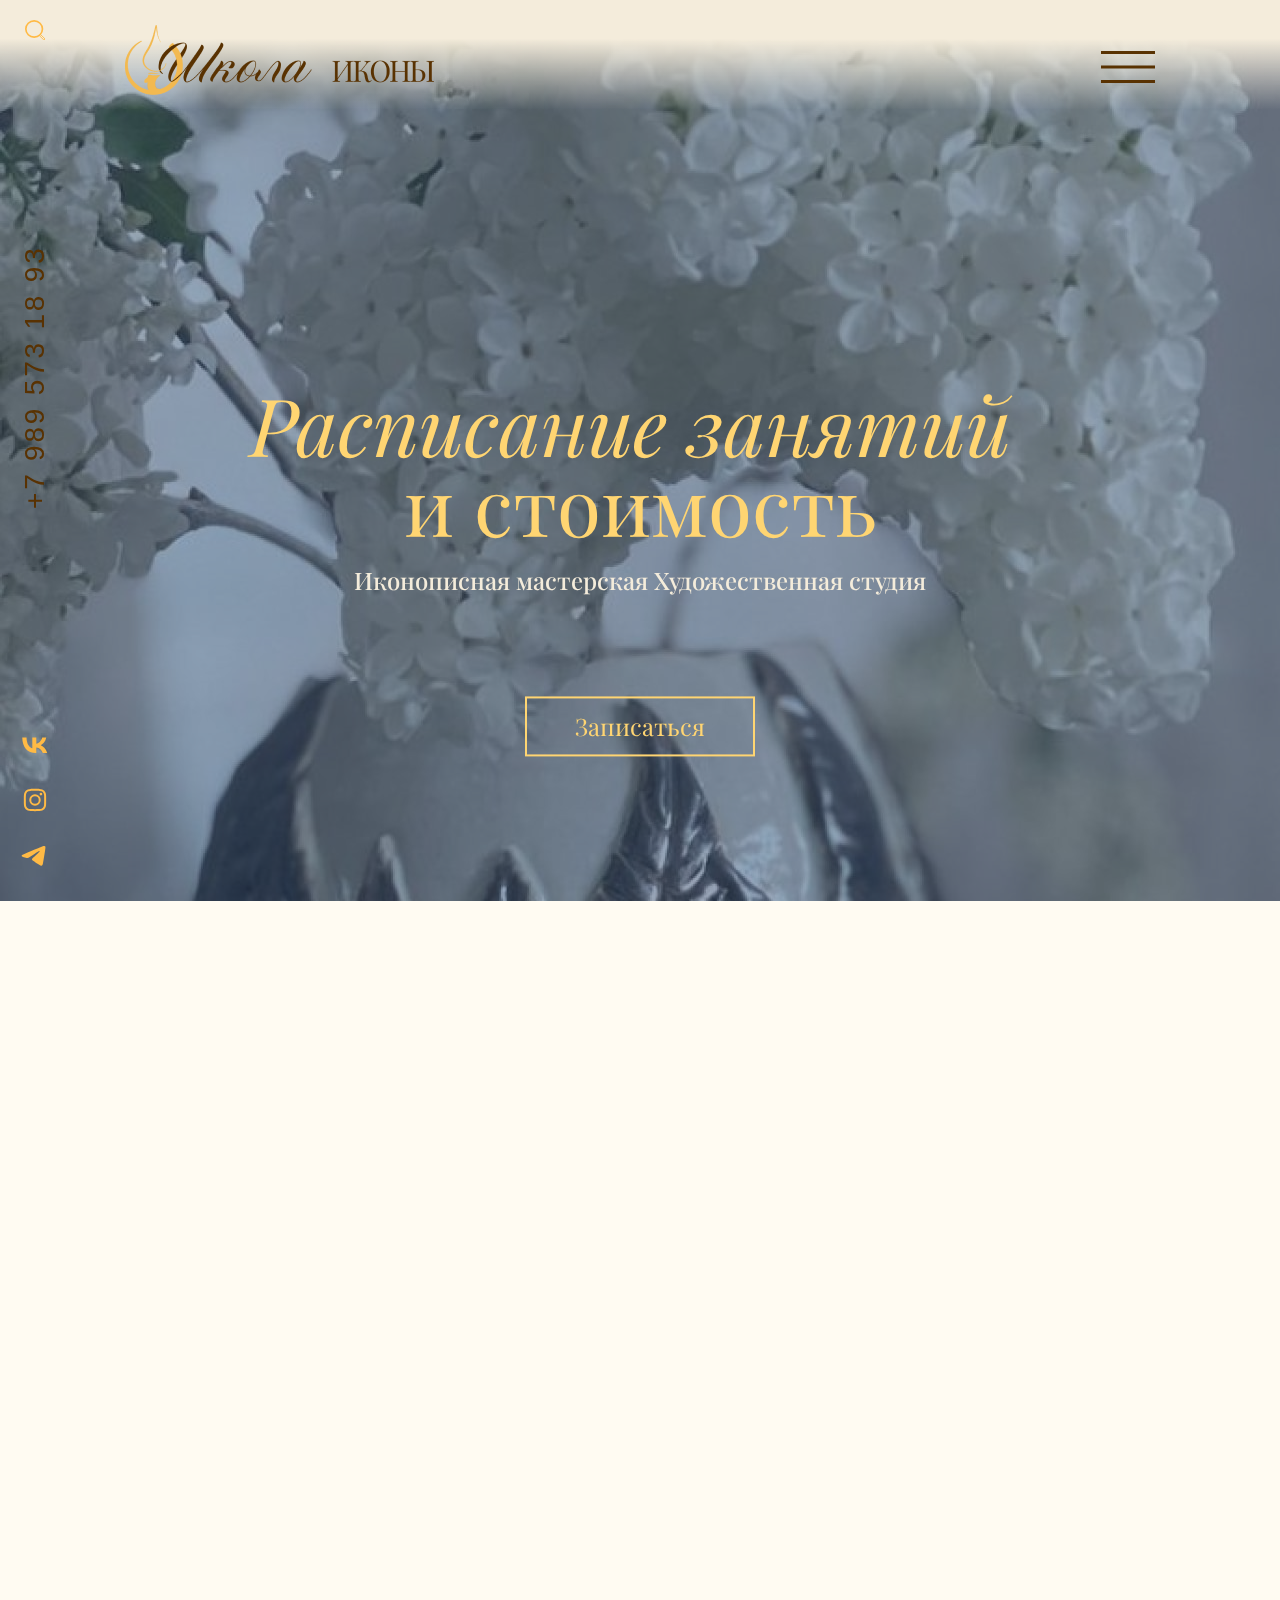
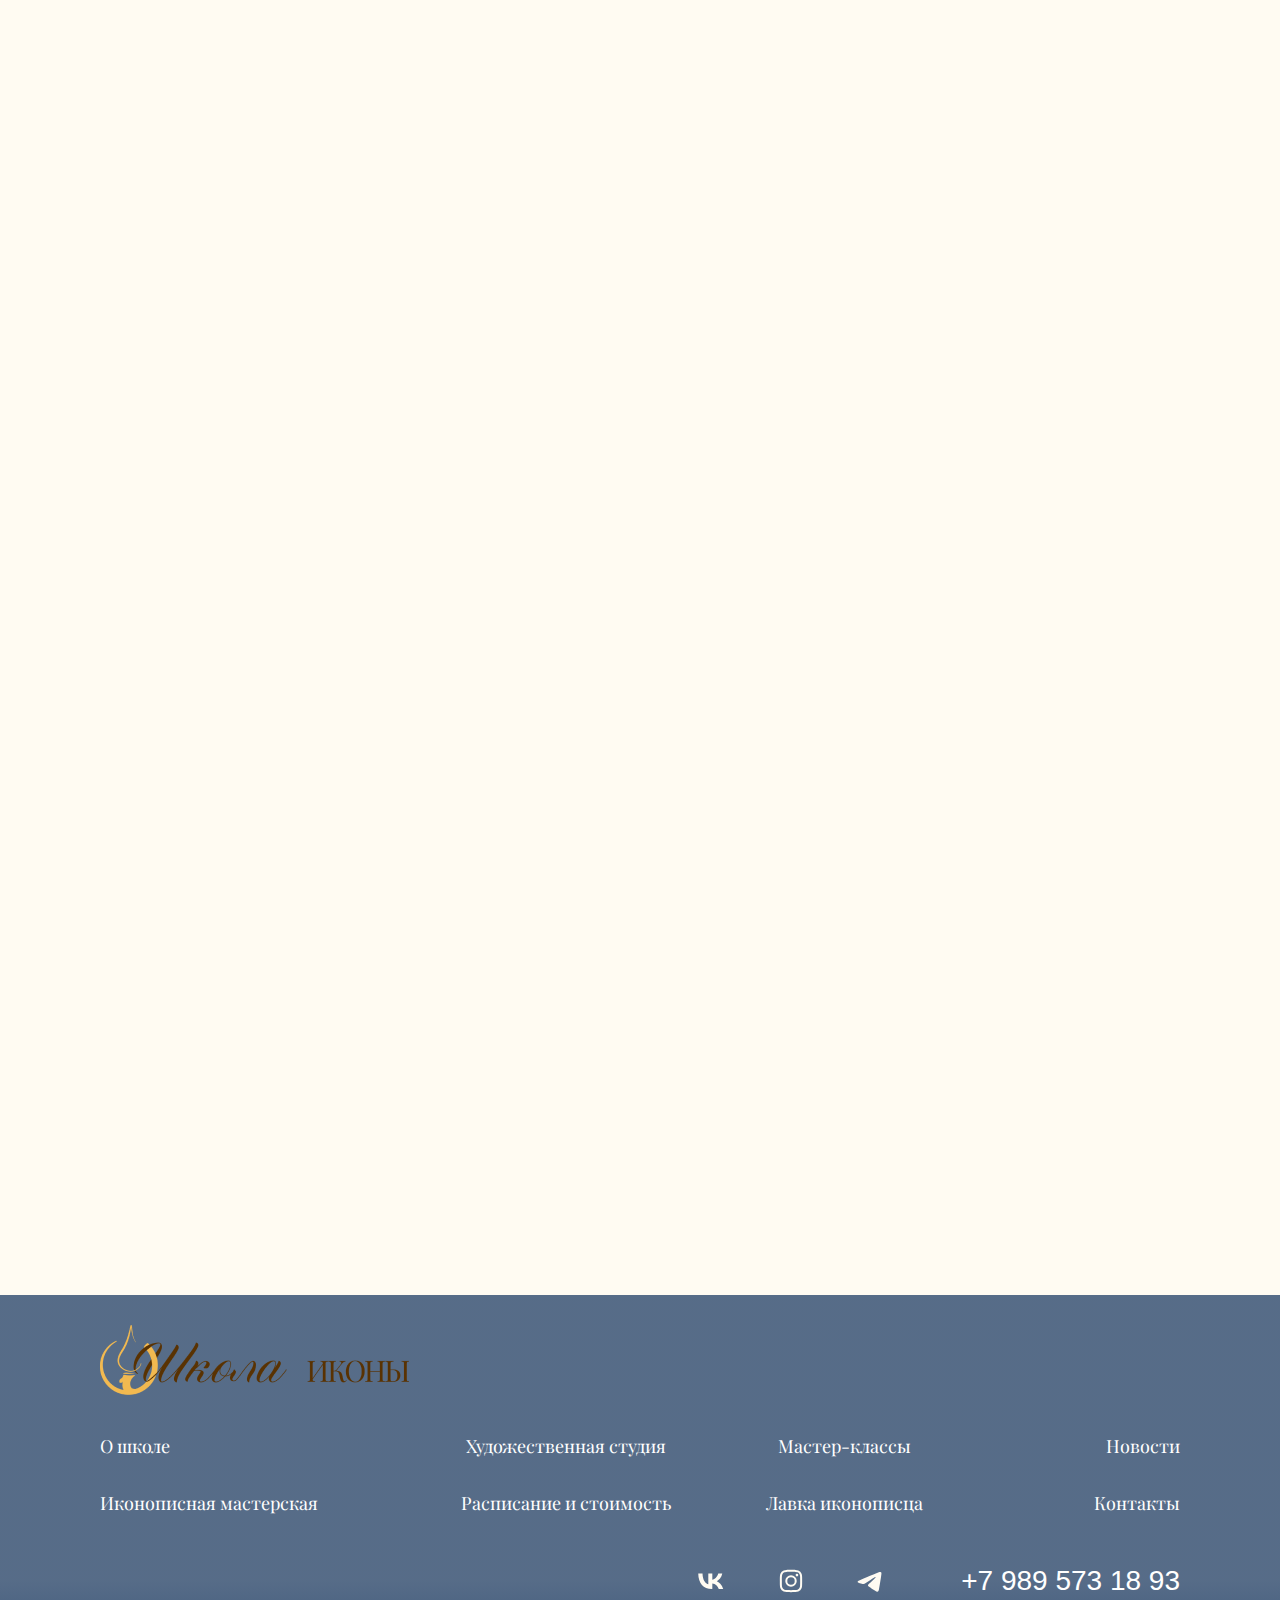
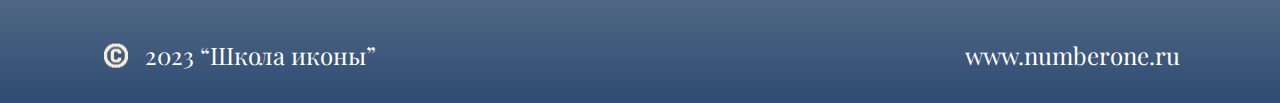
<file: blocks/schadule.html>
<!DOCTYPE html>
<html lang="ru">
  <head>
    <meta charset="UTF-8" />
    <meta http-equiv="X-UA-Compatible" content="IE=edge" />
    <meta name="viewport" content="width=device-width, initial-scale=1" />
    <title>"Школа иконы" - иконописная мастерская и художественная студия</title>
    <link rel="icon" type="image/png" href="../img/icons/favicon.png" />
    <link rel="stylesheet" type="text/css" href="../css/normalize.css" />
    <link rel="stylesheet" href="https://unpkg.com/swiper/swiper-bundle.min.css" />
    <link rel="preconnect" href="https://fonts.googleapis.com">
    <link rel="preconnect" href="https://fonts.gstatic.com" crossorigin>
    <link href="https://fonts.googleapis.com/css2?family=Playfair+Display:ital,wght@0,400;0,500;0,700;1,400;1,500;1,600&display=swap" rel="stylesheet">
    <link rel="stylesheet" type="text/css" href="../css/style.css" />
    <script defer src="../js/script.js"></script>
  </head>
  <body>
    <div class="wrapper">
      <header class="header schoolicon__header">
        <div class="header__container flex container">
          <div class="hero__sidebar flex">
            <button class="hero__button" aria-label="Кнопка поиска">
              <svg viewBox="0 0 24 24" fill="none" xmlns="http://www.w3.org/2000/svg" class="hero__button-image">
                <rect width="7.56126" height="1.89031" transform="matrix(0.713342 0.700816 -0.713342 0.700816 18.6064 17.3762)"></rect>
                <path d="M20.9303 10.7726C20.9303 16.1533 16.4855 20.5452 10.9652 20.5452C5.44478 20.5452 1 16.1533 1 10.7726C1 5.39198 5.44478 1 10.9652 1C16.4855 1 20.9303 5.39198 20.9303 10.7726Z" stroke-width="2"></path>
              </svg>
            </button>
            <a href="tel:+79895731893" class="hero_phone">+7 989 573 18 93</a>
            <ul class="hero__social">
              <li class="hero__social-item">
                <a href="https://m.vk.com/schooliconvk" class="footer__social-link">
                    <svg id="Icons" xmlns="http://www.w3.org/2000/svg" viewBox="0 0 215 215"><defs></defs><g id="VK"><path id="Background" class="cls-1" d="M0,103.2c0-48.65,0-73,15.11-88.09S54.55,0,103.2,0h8.6c48.65,0,73,0,88.09,15.11S215,54.55,215,103.2v8.6c0,48.65,0,73-15.11,88.09S160.45,215,111.8,215h-8.6c-48.65,0-73,0-88.09-15.11S0,160.45,0,111.8Z"/><path id="VK-2" data-name="VK" class="cls-2" d="M112,151c-45.86,0-72-31.44-73.1-83.75h23c.75,38.4,17.69,54.66,31.1,58v-58h21.63v33.12c13.24-1.43,27.16-16.52,31.85-33.12h21.63c-3.6,20.46-18.69,35.55-29.42,41.75,10.73,5,27.91,18.19,34.45,42H149.29C144.18,135,131.44,122.7,114.59,121V151Z"/></g>
                    </svg>
                </a>
              </li>
              <li class="hero__social-item">
                <a href="https://www.instagram.com/invites/contact/?i=3deerxgrl00r&utm_content=qxw3fhl" class="footer__social-link">
                    <svg id="Icons" xmlns="http://www.w3.org/2000/svg" viewBox="0 0 215 215"><defs></defs><g id="Instagram"><path id="Background" class="cls-1" d="M277,103.2c0-48.65,0-73,15.11-88.09S331.55,0,380.2,0h8.6c48.65,0,73,0,88.09,15.11S492,54.55,492,103.2v8.6c0,48.65,0,73-15.11,88.09S437.45,215,388.8,215h-8.6c-48.65,0-73,0-88.09-15.11S277,160.45,277,111.8Z" transform="translate(-277)"/><path id="Instagram-2" data-name="Instagram" class="cls-2" d="M384.5,47.55c16.28,0,18.32.07,24.72.36a44,44,0,0,1,14.55,2.79A30.6,30.6,0,0,1,441.3,68.23a44,44,0,0,1,2.79,14.55c.29,6.4.36,8.44.36,24.72s-.07,18.32-.36,24.72a44,44,0,0,1-2.79,14.55,30.6,30.6,0,0,1-17.53,17.53,44,44,0,0,1-14.55,2.79c-6.4.29-8.44.36-24.72.36s-18.32-.07-24.72-.36a44,44,0,0,1-14.55-2.79,30.6,30.6,0,0,1-17.53-17.53,44,44,0,0,1-2.79-14.55c-.29-6.4-.36-8.44-.36-24.72s.07-18.32.36-24.72a44,44,0,0,1,2.79-14.55A30.6,30.6,0,0,1,345.23,50.7a44,44,0,0,1,14.55-2.79C366.18,47.62,368.22,47.55,384.5,47.55ZM408.72,58.7c-6.32-.29-8.21-.35-24.22-.35s-17.9.06-24.22.35a33.06,33.06,0,0,0-11.14,2.07,19.82,19.82,0,0,0-11.37,11.37,33.06,33.06,0,0,0-2.07,11.14c-.29,6.32-.35,8.21-.35,24.22s.06,17.9.35,24.22a33.06,33.06,0,0,0,2.07,11.14,19.82,19.82,0,0,0,11.37,11.37,33.06,33.06,0,0,0,11.14,2.07c6.32.29,8.21.35,24.22.35s17.9-.06,24.22-.35a33.06,33.06,0,0,0,11.14-2.07,19.82,19.82,0,0,0,11.37-11.37,33.06,33.06,0,0,0,2.07-11.14c.29-6.32.35-8.21.35-24.22s-.06-17.9-.35-24.22a33.06,33.06,0,0,0-2.07-11.14,19.82,19.82,0,0,0-11.37-11.37A33.06,33.06,0,0,0,408.72,58.7ZM384.5,127.48a20,20,0,1,0-20-20A20,20,0,0,0,384.5,127.48Zm0-50.77a30.79,30.79,0,1,1-30.79,30.79A30.79,30.79,0,0,1,384.5,76.71Zm39.2-1.21a7.2,7.2,0,1,1-7.2-7.2A7.2,7.2,0,0,1,423.7,75.5Z" transform="translate(-277)"/></g></svg>
                </a>
              </li>
              <li class="hero__social-item">
                <a href="https://t.me/schoolicon" class="footer__social-link">
                    <svg id="Icons" xmlns="http://www.w3.org/2000/svg" viewBox="0 0 215 215"><defs></defs><g id="Telegram"><path id="Background" class="cls-1" d="M554,103.2c0-48.65,0-73,15.11-88.09S608.55,0,657.2,0h8.6c48.65,0,73,0,88.09,15.11S769,54.55,769,103.2v8.6c0,48.65,0,73-15.11,88.09S714.45,215,665.8,215h-8.6c-48.65,0-73,0-88.09-15.11S554,160.45,554,111.8Z" transform="translate(-554)"/><path id="Telegram-2" data-name="Telegram" class="cls-2" d="M598.29,105q51.57-22.47,68.78-29.63c32.76-13.63,39.56-16,44-16.07a7.7,7.7,0,0,1,4.57,1.37,5,5,0,0,1,1.68,3.19,21,21,0,0,1,.2,4.65c-1.78,18.65-9.46,63.91-13.37,84.79-1.65,8.84-4.9,11.81-8.06,12.1-6.85.63-12.05-4.53-18.68-8.88-10.38-6.8-16.25-11-26.32-17.68-11.65-7.67-4.1-11.89,2.54-18.78,1.74-1.81,31.91-29.26,32.5-31.75a2.41,2.41,0,0,0-.55-2.08,2.68,2.68,0,0,0-2.44-.24q-1.56.36-49.75,32.88-7.07,4.86-12.79,4.73c-4.22-.09-12.32-2.38-18.34-4.34-7.38-2.4-13.25-3.67-12.74-7.75Q589.91,108.31,598.29,105Z" transform="translate(-554)"/></g>
                    </svg>
                </a>
              </li>
            </ul>
          </div>
          <div class="header__content">  
            <a href="../index.html" class="header__logo">
                <img src="../img/icons/logo-menu.png" alt="Логотип">
              </a>
            <nav class="header__nav">
              <ul class="header__list flex">
                <li class="header__list-item">
                  <a href="../index.html" class="header__list-link header__list-link-1">О школе</a>
                </li>
                <li class="header__list-item">
                  <a href="../blocks/iconschool.html" class="header__list-link header__list-link-2">Иконописная мастерская</a>
                </li>
                <li class="header__list-item">
                  <a href="../blocks/artschool.html" class="header__list-link header__list-link-3">Художественная студия</a>
                </li>
                <li class="header__list-item">
                  <a href="#" class="header__list-link header__list-link-4">Расписание и стоимость</a>
                </li>
                <li class="header__list-item">
                  <a href="../blocks/classes.html" class="header__list-link header__list-link-5">Мастер-классы</a>
                </li>
                <li class="header__list-item">
                  <a href="../blocks/artstore.html" class="header__list-link header__list-link-6">Лавка иконописца</a>
                </li>
                <li class="header__list-item">
                  <a href="../blocks/news.html" class="header__list-link header__list-link-7">Новости</a>
                </li>
                <li class="header__list-item">
                  <a href="../blocks/contacts.html" class="header__list-link header__list-link-8">Контакты</a>
                </li>
              </ul>
            </nav>
          </div>
          <button class="burger" aria-label="Кнопка бургер-меню">
            <span class="burger__line"></span>
            <span class="burger__line"></span>
            <span class="burger__line"></span>
          </button>
        </div>
      </header>
      <main class="main schedule">
        <section class="main-screen block-offset">
          <div class="main-screen__slider swiper">
              <div class="main-screen__wrapper swiper-wrapper">
                  <div
                      class="main-screen__slide main-screen__slide-1 swiper-slide"
                  ></div>
                  <div
                      class="main-screen__slide main-screen__slide-2 swiper-slide"
                  ></div>
                  <div
                      class="main-screen__slide main-screen__slide-3 swiper-slide"
                  ></div>
              </div>
              <div class="main-screen__remoute flex swiper-pagination">
                  <span
                      class="swiper-pagination__item swiper-pagination-active"
                  ></span>
                  <span class="swiper-pagination__item"></span>
                  <span class="swiper-pagination__item"></span>
              </div>
          </div>
          <div class="main-screen__content screen-content flex">
              <h1 class="screen-content__title">
              <span>Расписание занятий</span> и стоимость
              </h1>
              <p class="screen-content-text">
                Иконописная мастерская Художественная студия
              </p>
              <a href="#sign-up__popup"
              class="screen-content__btn popup-link btn"
              aria-label="Кнопка заказать расчет"
              >
              Записаться
              </a>
          </div>
        </section>
        <section class="schedule-content section-offset">
          <div class="schedule-content__container container">
            <div class="schedule-content__block element-animation block-info">
              <div class="block-info__title">
                Предлагаем вам ознакомиться с расписанием занятий в нашей мастерской-студии “Школа иконы”
              </div>
            </div>
            <div class="schedule-content__table element-animation table-content block-offset">
              <img src="../img/schedule/04.jpg" alt="Расписание">
            </div>
            <div class="schedule-content__block element-animation block-info">
              <div class="block-info__title">
                В&nbsp;нашей мастерской-студии действует
                гибкая система скидок при покупке абонемента.
                Заниматься вы&nbsp;можете как по&nbsp;разовой оплате, так и&nbsp;по&nbsp;абонементу.
                Выбирайте,&nbsp;как вам удобно!
              </div>
              <div class="schedule-content__table table-content element-animation block-offset">
                <img src="../img/schedule/05.jpg" alt="стоимость">
              </div>
            </div>
            <div class="schedule-content__ticket ticket-content element-animation">
              <p class="ticket-content__title">Абонемент</p>
              <div class="ticket-content__body">
                <p class="ticket-content__item">При единовременной оплате 4 занятий для вас приятный бонус - <span>скидка 10%</span>.</p>
                <p class="ticket-content__item">При единовременной оплате 8 занятий вы получаете <span>1 занятие бесплатно</span>.</p>
                <p class="ticket-content__item">При единовременной оплате 12 занятий вы получаете <span>2 занятия бесплатно</span>.</p>
              </div>
              <p class="ticket-content__welcome">Будем рады видеть вас в нашей мастерской- студии “Школа иконы”!</p>

          </div>

          </div>
        </section>
        
      </main>
      <footer class="footer">
        <div class="footer__container container">
          <div class="footer__content">
            <a href="../index.html" class="footer__logo">
              <img src="../img/icons/logo-menu.png" alt="Логотип">
            </a>
            <div class="footer__middle">
              <nav class="footer__nav">
                <ul class="footer__list flex">
                  <li class="footer__list-item">
                      <a href="./index.html" class="footer__list-link footer__list-link-1">О школе</a>
                  </li>
                  <li class="footer__list-item">
                      <a href="./iconschool.html" class="footer__list-link footer__list-link-2">Иконописная мастерская</a>
                  </li>
                  <li class="footer__list-item">
                      <a href="./artschool.html" class="footer__list-link footer__list-link-3">Художественная студия</a>
                  </li>
                  <li class="footer__list-item">
                      <a href="./schadule.html" class="footer__list-link footer__list-link-4">Расписание и стоимость</a>
                  </li>
                  <li class="footer__list-item">
                      <a href="./classes.html" class="footer__list-link footer__list-link-5">Мастер-классы</a>
                  </li>
                  <li class="footer__list-item">
                      <a href="./artstore.html" class="footer__list-link footer__list-link-6">Лавка иконописца</a>
                  </li>
                  <li class="footer__list-item">
                      <a href="#" class="footer__list-link footer__list-link-7">Новости</a>
                  </li>
                  <li class="footer__list-item">
                      <a href="./contacts.html" class="footer__list-link footer__list-link-8">Контакты</a>
                  </li>
              </ul>
              </nav>
              <div class="footer__contacts flex">
                <div class="footer__call">Нам можно позвонить</div>
                <ul class="footer__social flex">
                  <li class="footer__social-item">
                    <a href="https://m.vk.com/schooliconvk" class="footer__social-link">
                      <svg id="Icons" xmlns="http://www.w3.org/2000/svg" viewBox="0 0 215 215"><defs></defs><g id="VK"><path id="Background" class="cls-1" d="M0,103.2c0-48.65,0-73,15.11-88.09S54.55,0,103.2,0h8.6c48.65,0,73,0,88.09,15.11S215,54.55,215,103.2v8.6c0,48.65,0,73-15.11,88.09S160.45,215,111.8,215h-8.6c-48.65,0-73,0-88.09-15.11S0,160.45,0,111.8Z"/><path id="VK-2" data-name="VK" class="cls-2" d="M112,151c-45.86,0-72-31.44-73.1-83.75h23c.75,38.4,17.69,54.66,31.1,58v-58h21.63v33.12c13.24-1.43,27.16-16.52,31.85-33.12h21.63c-3.6,20.46-18.69,35.55-29.42,41.75,10.73,5,27.91,18.19,34.45,42H149.29C144.18,135,131.44,122.7,114.59,121V151Z"/></g>
                      </svg>
                    </a>
                  </li>
                  <li class="footer__social-item">
                    <a href="https://www.instagram.com/invites/contact/?i=3deerxgrl00r&utm_content=qxw3fhl" class="footer__social-link">
                      <svg id="Icons" xmlns="http://www.w3.org/2000/svg" viewBox="0 0 215 215"><defs></defs><g id="Instagram"><path id="Background" class="cls-1" d="M277,103.2c0-48.65,0-73,15.11-88.09S331.55,0,380.2,0h8.6c48.65,0,73,0,88.09,15.11S492,54.55,492,103.2v8.6c0,48.65,0,73-15.11,88.09S437.45,215,388.8,215h-8.6c-48.65,0-73,0-88.09-15.11S277,160.45,277,111.8Z" transform="translate(-277)"/><path id="Instagram-2" data-name="Instagram" class="cls-2" d="M384.5,47.55c16.28,0,18.32.07,24.72.36a44,44,0,0,1,14.55,2.79A30.6,30.6,0,0,1,441.3,68.23a44,44,0,0,1,2.79,14.55c.29,6.4.36,8.44.36,24.72s-.07,18.32-.36,24.72a44,44,0,0,1-2.79,14.55,30.6,30.6,0,0,1-17.53,17.53,44,44,0,0,1-14.55,2.79c-6.4.29-8.44.36-24.72.36s-18.32-.07-24.72-.36a44,44,0,0,1-14.55-2.79,30.6,30.6,0,0,1-17.53-17.53,44,44,0,0,1-2.79-14.55c-.29-6.4-.36-8.44-.36-24.72s.07-18.32.36-24.72a44,44,0,0,1,2.79-14.55A30.6,30.6,0,0,1,345.23,50.7a44,44,0,0,1,14.55-2.79C366.18,47.62,368.22,47.55,384.5,47.55ZM408.72,58.7c-6.32-.29-8.21-.35-24.22-.35s-17.9.06-24.22.35a33.06,33.06,0,0,0-11.14,2.07,19.82,19.82,0,0,0-11.37,11.37,33.06,33.06,0,0,0-2.07,11.14c-.29,6.32-.35,8.21-.35,24.22s.06,17.9.35,24.22a33.06,33.06,0,0,0,2.07,11.14,19.82,19.82,0,0,0,11.37,11.37,33.06,33.06,0,0,0,11.14,2.07c6.32.29,8.21.35,24.22.35s17.9-.06,24.22-.35a33.06,33.06,0,0,0,11.14-2.07,19.82,19.82,0,0,0,11.37-11.37,33.06,33.06,0,0,0,2.07-11.14c.29-6.32.35-8.21.35-24.22s-.06-17.9-.35-24.22a33.06,33.06,0,0,0-2.07-11.14,19.82,19.82,0,0,0-11.37-11.37A33.06,33.06,0,0,0,408.72,58.7ZM384.5,127.48a20,20,0,1,0-20-20A20,20,0,0,0,384.5,127.48Zm0-50.77a30.79,30.79,0,1,1-30.79,30.79A30.79,30.79,0,0,1,384.5,76.71Zm39.2-1.21a7.2,7.2,0,1,1-7.2-7.2A7.2,7.2,0,0,1,423.7,75.5Z" transform="translate(-277)"/></g></svg>
                    </a>
                  </li>
                  <li class="footer__social-item">
                    <a href="https://t.me/schoolicon" class="footer__social-link">
                      <svg id="Icons" xmlns="http://www.w3.org/2000/svg" viewBox="0 0 215 215"><defs></defs><g id="Telegram"><path id="Background" class="cls-1" d="M554,103.2c0-48.65,0-73,15.11-88.09S608.55,0,657.2,0h8.6c48.65,0,73,0,88.09,15.11S769,54.55,769,103.2v8.6c0,48.65,0,73-15.11,88.09S714.45,215,665.8,215h-8.6c-48.65,0-73,0-88.09-15.11S554,160.45,554,111.8Z" transform="translate(-554)"/><path id="Telegram-2" data-name="Telegram" class="cls-2" d="M598.29,105q51.57-22.47,68.78-29.63c32.76-13.63,39.56-16,44-16.07a7.7,7.7,0,0,1,4.57,1.37,5,5,0,0,1,1.68,3.19,21,21,0,0,1,.2,4.65c-1.78,18.65-9.46,63.91-13.37,84.79-1.65,8.84-4.9,11.81-8.06,12.1-6.85.63-12.05-4.53-18.68-8.88-10.38-6.8-16.25-11-26.32-17.68-11.65-7.67-4.1-11.89,2.54-18.78,1.74-1.81,31.91-29.26,32.5-31.75a2.41,2.41,0,0,0-.55-2.08,2.68,2.68,0,0,0-2.44-.24q-1.56.36-49.75,32.88-7.07,4.86-12.79,4.73c-4.22-.09-12.32-2.38-18.34-4.34-7.38-2.4-13.25-3.67-12.74-7.75Q589.91,108.31,598.29,105Z" transform="translate(-554)"/></g>
                      </svg>
                    </a>
                  </li>
                </ul>
                <a href="tel:+79895731893" class="footer__phone">+7 989 573 18 93</a>
              </div>
            </div>
            <div class="footer__rights flex">
              <div class="footer__rights-left">2023 “Школа иконы”</div>
              <div class="footer__rights-right">www.numberone.ru</div>
            </div>
          </div>
        </div>
      </footer>
      <div id="sign-up__popup" class="sign-up__popup popup-artstore">
        <div class="sign-up__body">
          <div class="sign-up__container">
            <div class="sign-up__close-btn close-popup">
              <button class="burger burger--active" aria-label="Кнопка бургер-меню">
                <span class="burger__line"></span>
                <span class="burger__line"></span>
                <span class="burger__line"></span>
              </button>
            </div>
            <form action="../php/mail.php" method="POST" class="column-form__content form">
              <p class="artstore-form-text">Записаться в нашу мастерскую</p>
              <label class="column-form__label">
                <span class="visually-hidden">Введите имя</span>
                <input
                  type="text"
                  name="name"
                  placeholder="Имя*"
                  class="column-form__input"
                />
              </label>
              <label class="column-form__label">
                <span class="visually-hidden">Введите телефон</span>
                <input
                  type="tel"
                  name="tel"
                  placeholder="+7(999) 999 99 99*"
                  class="column-form__input"
                />
              </label>
              <label class="column-form__label">
                <span class="visually-hidden">Введите сообщение</span>
                <textarea
                  name="message"
                  id="message"
                  placeholder="Сообщение"
                  class="column-form__textarea"
                ></textarea>
              </label>
    
              <p class="form__button">
                <button
                  type="submit"
                  class="btn btn-blue"
                  aria-label="Кнопка отправить"
                >
                Отправить заявку
                </button>
              </p>
            </form>
          </div>
        </div>
      </div>
      <div class="go-top">
        <img src="../img/icons/arrow-top.png" alt="Наверх">
      </div>
    </div>
    <script src="https://unpkg.com/swiper/swiper-bundle.min.js"></script>
    <script src="../libs/inputmask.min.js"></script>
    
  </body>
</html>
</file>
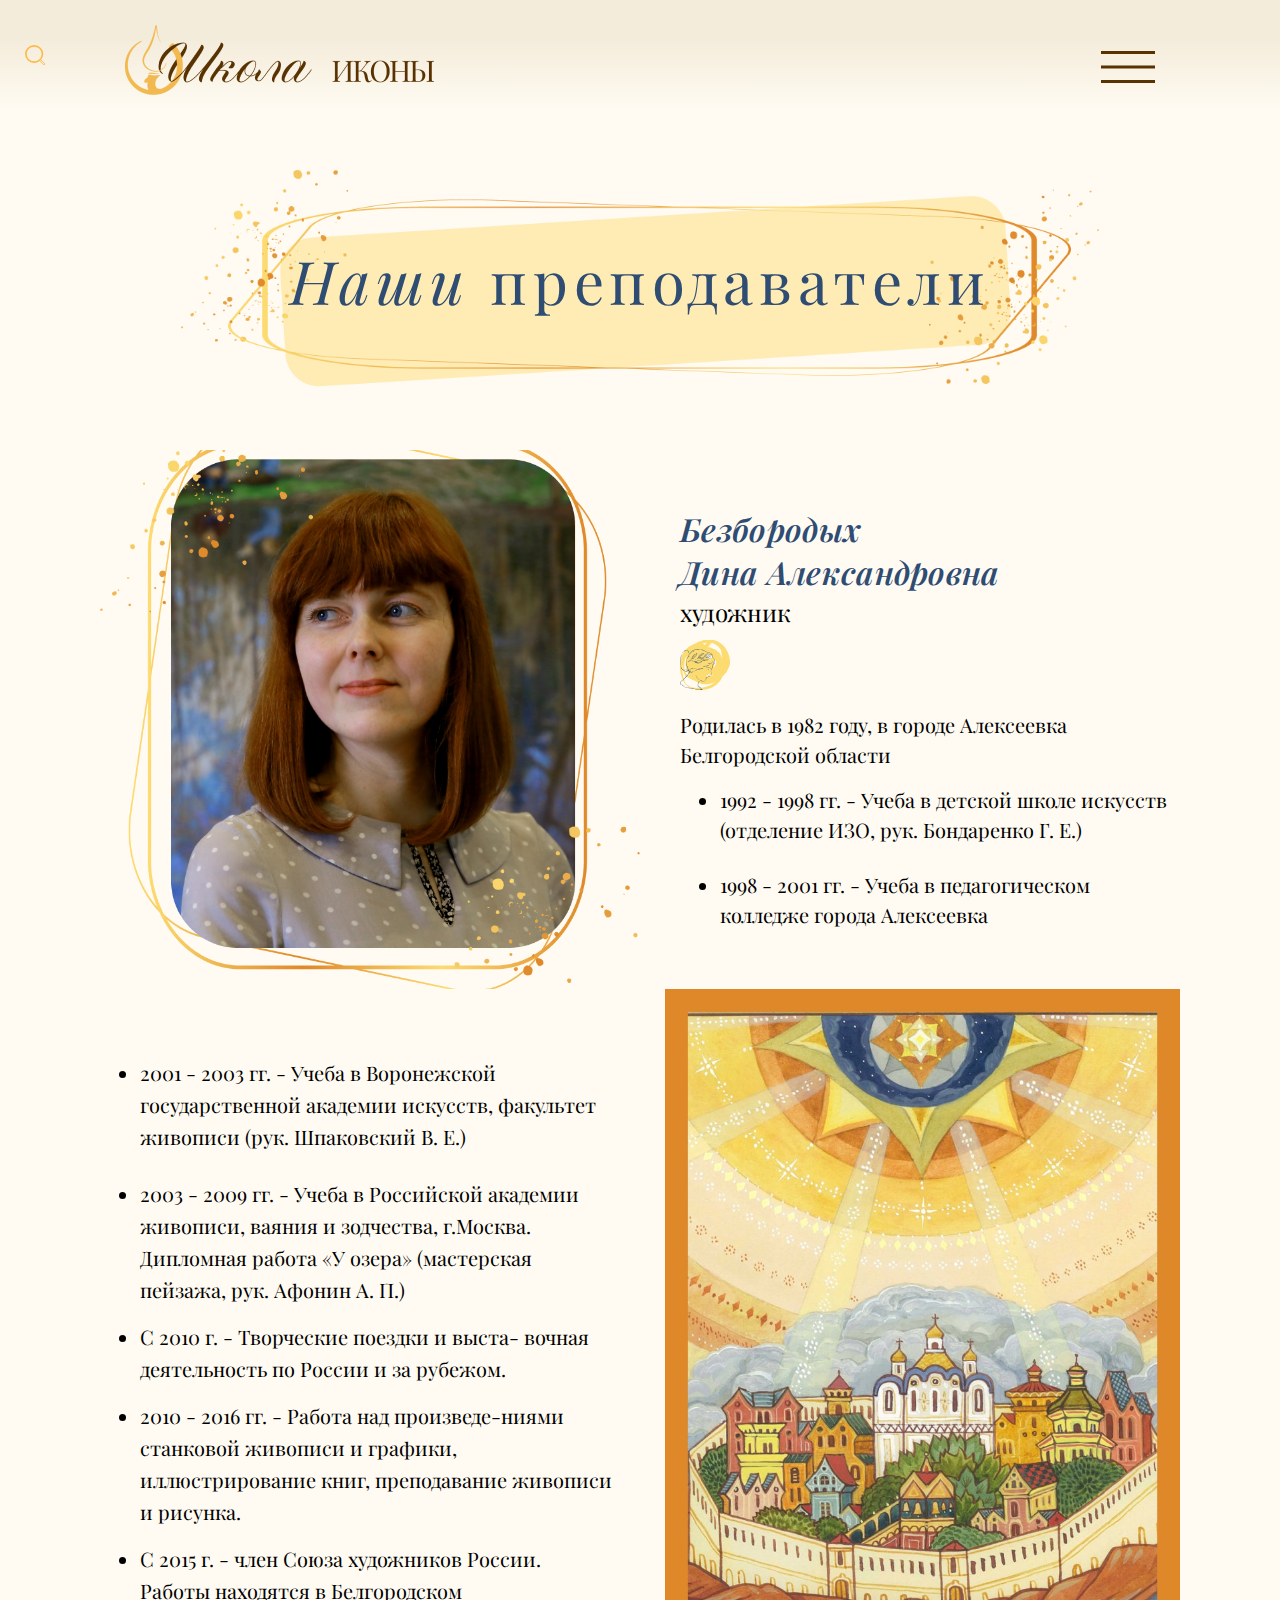
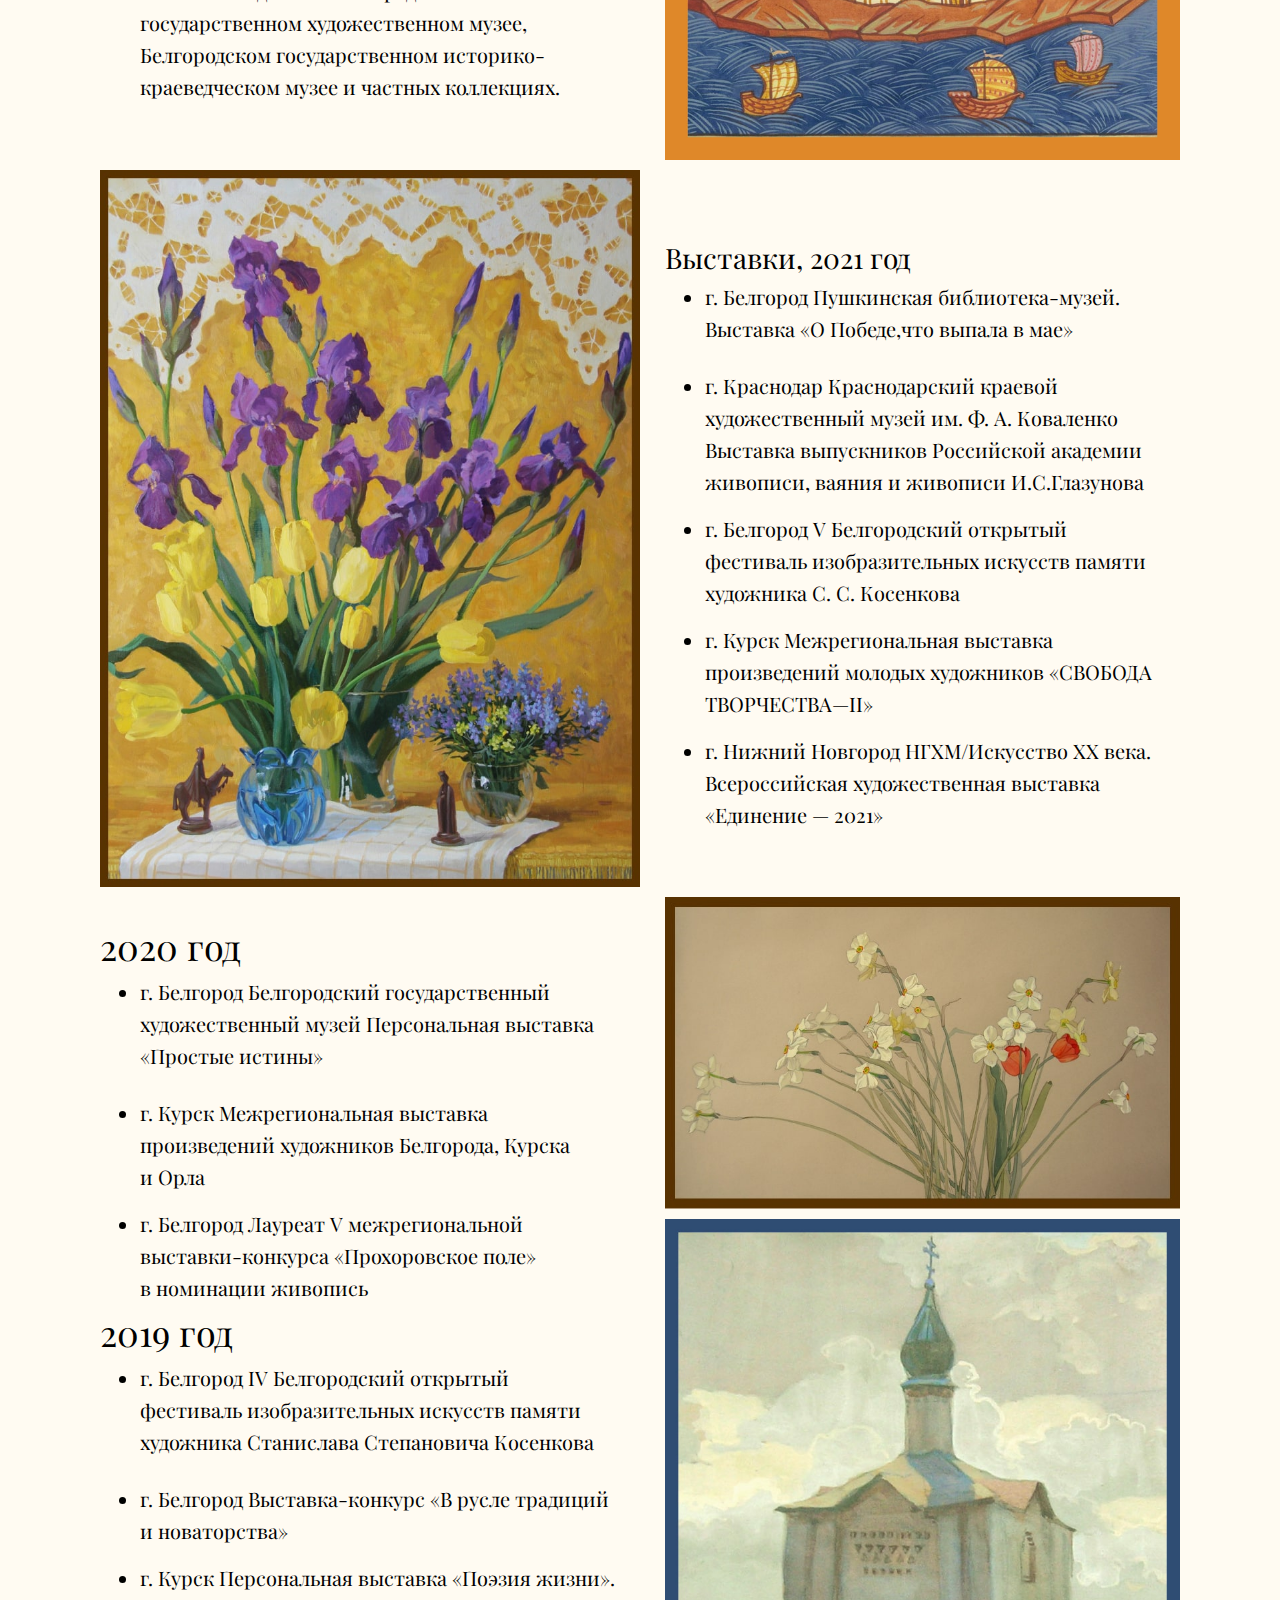
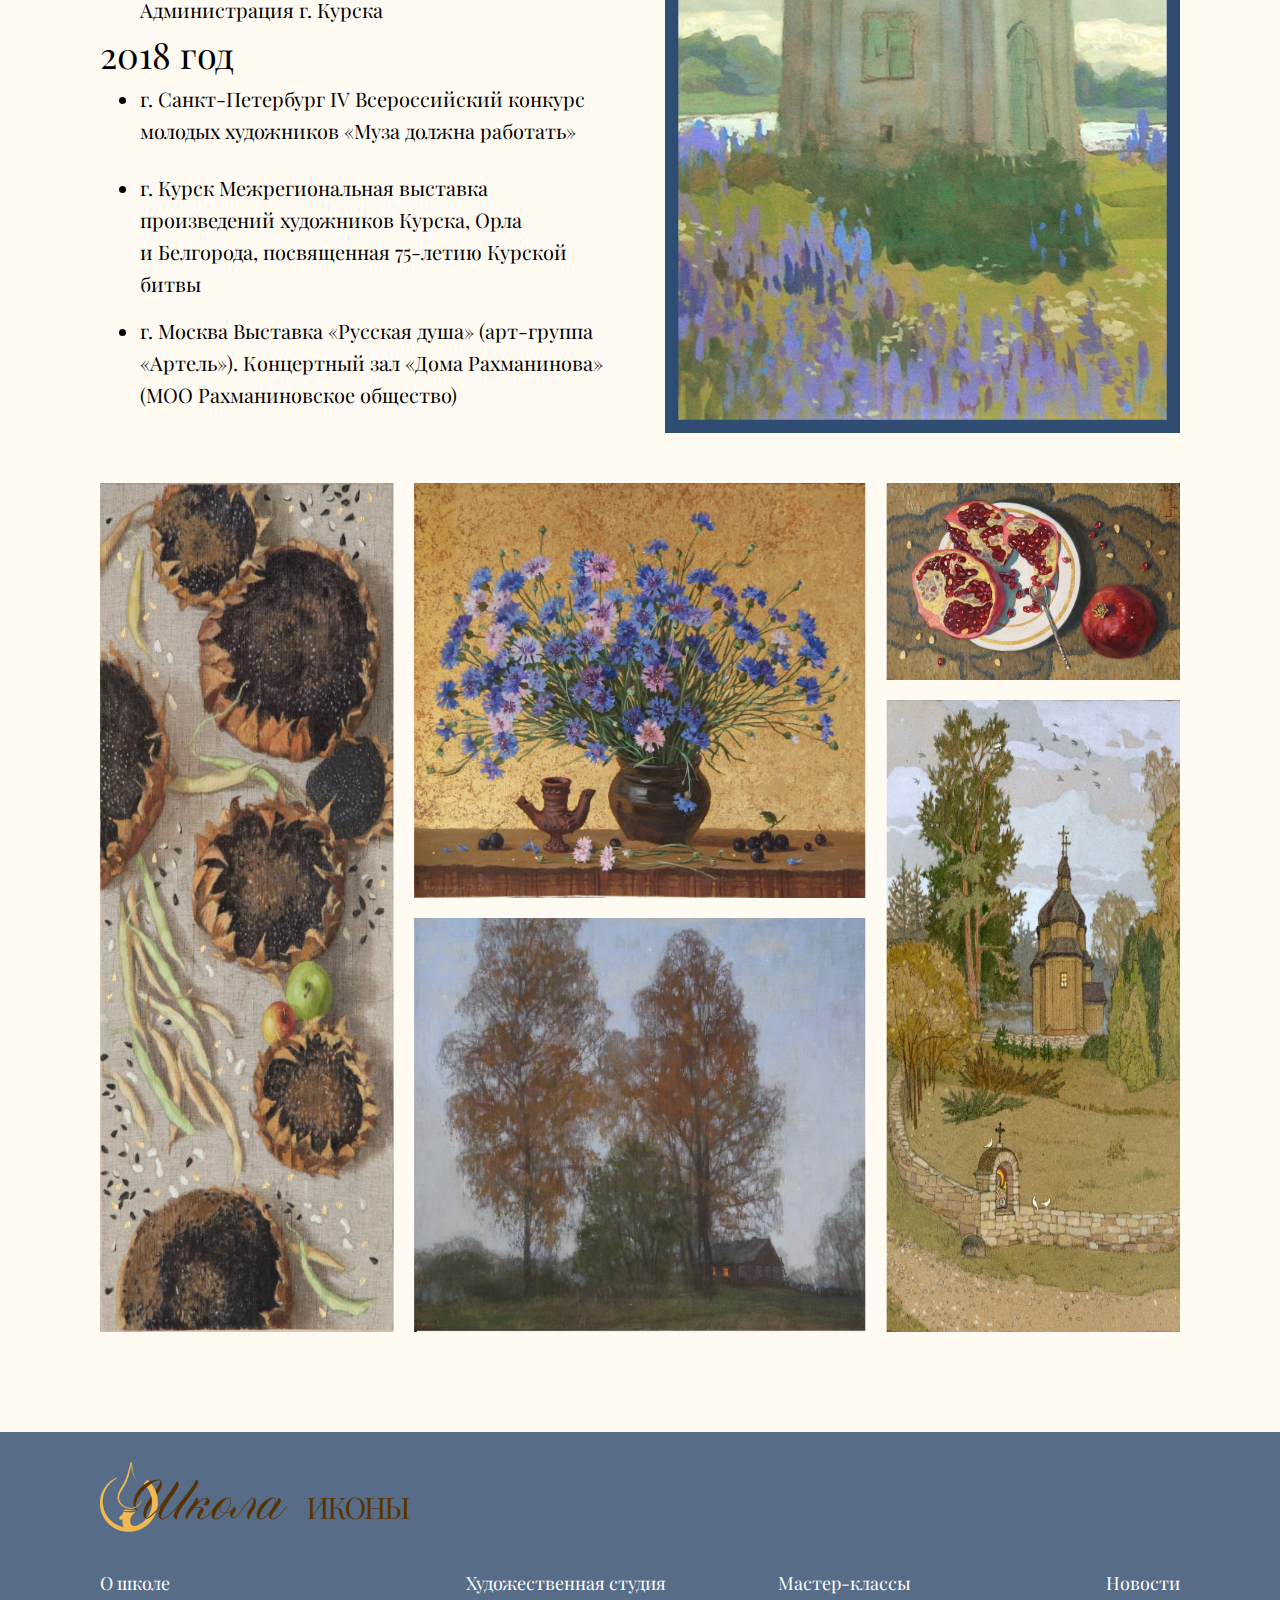
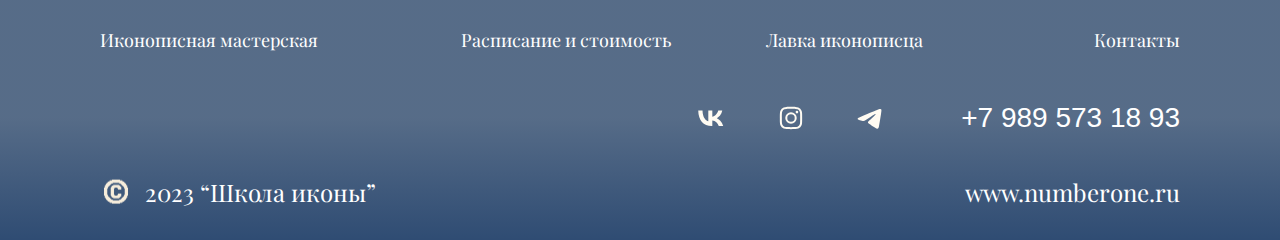
<file: blocks/tutorart.html>
<!DOCTYPE html>
<html lang="ru">
    <head>
        <meta charset="UTF-8" />
        <meta http-equiv="X-UA-Compatible" content="IE=edge" />
        <meta name="viewport" content="width=device-width, initial-scale=1" />
        <title>"Школа иконы" - иконописная мастерская и художественная студия</title>
        <link rel="icon" type="image/png" href="../img/icons/favicon.png" />
        <link rel="stylesheet" type="text/css" href="../css/normalize.css" />
        <link rel="stylesheet" href="https://unpkg.com/swiper/swiper-bundle.min.css" />
        <link rel="preconnect" href="https://fonts.googleapis.com">
        <link rel="preconnect" href="https://fonts.gstatic.com" crossorigin>
        <link href="https://fonts.googleapis.com/css2?family=Playfair+Display:ital,wght@0,400;0,500;0,700;1,400;1,500;1,600&display=swap" rel="stylesheet">
        <link rel="stylesheet" type="text/css" href="../css/style.css" />
        <script defer src="../js/script.js"></script>
    </head>
    <body>
        <div class="wrapper">
          <header class="header schoolicon__header tutor-icon__header">
            <div class="header__container flex container">
              <div class="hero__sidebar flex">
                <button class="hero__button" aria-label="Кнопка поиска">
                  <svg viewBox="0 0 24 24" fill="none" xmlns="http://www.w3.org/2000/svg" class="hero__button-image">
                    <rect width="7.56126" height="1.89031" transform="matrix(0.713342 0.700816 -0.713342 0.700816 18.6064 17.3762)"></rect>
                    <path d="M20.9303 10.7726C20.9303 16.1533 16.4855 20.5452 10.9652 20.5452C5.44478 20.5452 1 16.1533 1 10.7726C1 5.39198 5.44478 1 10.9652 1C16.4855 1 20.9303 5.39198 20.9303 10.7726Z" stroke-width="2"></path>
                  </svg>
                </button>
                <a href="tel:+79895731893" class="hero_phone">+7 989 573 18 93</a>
                <ul class="hero__social">
                  <li class="hero__social-item">
                    <a href="https://m.vk.com/schooliconvk" class="footer__social-link">
                        <svg id="Icons" xmlns="http://www.w3.org/2000/svg" viewBox="0 0 215 215"><defs></defs><g id="VK"><path id="Background" class="cls-1" d="M0,103.2c0-48.65,0-73,15.11-88.09S54.55,0,103.2,0h8.6c48.65,0,73,0,88.09,15.11S215,54.55,215,103.2v8.6c0,48.65,0,73-15.11,88.09S160.45,215,111.8,215h-8.6c-48.65,0-73,0-88.09-15.11S0,160.45,0,111.8Z"/><path id="VK-2" data-name="VK" class="cls-2" d="M112,151c-45.86,0-72-31.44-73.1-83.75h23c.75,38.4,17.69,54.66,31.1,58v-58h21.63v33.12c13.24-1.43,27.16-16.52,31.85-33.12h21.63c-3.6,20.46-18.69,35.55-29.42,41.75,10.73,5,27.91,18.19,34.45,42H149.29C144.18,135,131.44,122.7,114.59,121V151Z"/></g>
                        </svg>
                    </a>
                  </li>
                  <li class="hero__social-item">
                    <a href="https://www.instagram.com/invites/contact/?i=3deerxgrl00r&utm_content=qxw3fhl" class="footer__social-link">
                        <svg id="Icons" xmlns="http://www.w3.org/2000/svg" viewBox="0 0 215 215"><defs></defs><g id="Instagram"><path id="Background" class="cls-1" d="M277,103.2c0-48.65,0-73,15.11-88.09S331.55,0,380.2,0h8.6c48.65,0,73,0,88.09,15.11S492,54.55,492,103.2v8.6c0,48.65,0,73-15.11,88.09S437.45,215,388.8,215h-8.6c-48.65,0-73,0-88.09-15.11S277,160.45,277,111.8Z" transform="translate(-277)"/><path id="Instagram-2" data-name="Instagram" class="cls-2" d="M384.5,47.55c16.28,0,18.32.07,24.72.36a44,44,0,0,1,14.55,2.79A30.6,30.6,0,0,1,441.3,68.23a44,44,0,0,1,2.79,14.55c.29,6.4.36,8.44.36,24.72s-.07,18.32-.36,24.72a44,44,0,0,1-2.79,14.55,30.6,30.6,0,0,1-17.53,17.53,44,44,0,0,1-14.55,2.79c-6.4.29-8.44.36-24.72.36s-18.32-.07-24.72-.36a44,44,0,0,1-14.55-2.79,30.6,30.6,0,0,1-17.53-17.53,44,44,0,0,1-2.79-14.55c-.29-6.4-.36-8.44-.36-24.72s.07-18.32.36-24.72a44,44,0,0,1,2.79-14.55A30.6,30.6,0,0,1,345.23,50.7a44,44,0,0,1,14.55-2.79C366.18,47.62,368.22,47.55,384.5,47.55ZM408.72,58.7c-6.32-.29-8.21-.35-24.22-.35s-17.9.06-24.22.35a33.06,33.06,0,0,0-11.14,2.07,19.82,19.82,0,0,0-11.37,11.37,33.06,33.06,0,0,0-2.07,11.14c-.29,6.32-.35,8.21-.35,24.22s.06,17.9.35,24.22a33.06,33.06,0,0,0,2.07,11.14,19.82,19.82,0,0,0,11.37,11.37,33.06,33.06,0,0,0,11.14,2.07c6.32.29,8.21.35,24.22.35s17.9-.06,24.22-.35a33.06,33.06,0,0,0,11.14-2.07,19.82,19.82,0,0,0,11.37-11.37,33.06,33.06,0,0,0,2.07-11.14c.29-6.32.35-8.21.35-24.22s-.06-17.9-.35-24.22a33.06,33.06,0,0,0-2.07-11.14,19.82,19.82,0,0,0-11.37-11.37A33.06,33.06,0,0,0,408.72,58.7ZM384.5,127.48a20,20,0,1,0-20-20A20,20,0,0,0,384.5,127.48Zm0-50.77a30.79,30.79,0,1,1-30.79,30.79A30.79,30.79,0,0,1,384.5,76.71Zm39.2-1.21a7.2,7.2,0,1,1-7.2-7.2A7.2,7.2,0,0,1,423.7,75.5Z" transform="translate(-277)"/></g></svg>
                    </a>
                  </li>
                  <li class="hero__social-item">
                    <a href="https://t.me/schoolicon" class="footer__social-link">
                        <svg id="Icons" xmlns="http://www.w3.org/2000/svg" viewBox="0 0 215 215"><defs></defs><g id="Telegram"><path id="Background" class="cls-1" d="M554,103.2c0-48.65,0-73,15.11-88.09S608.55,0,657.2,0h8.6c48.65,0,73,0,88.09,15.11S769,54.55,769,103.2v8.6c0,48.65,0,73-15.11,88.09S714.45,215,665.8,215h-8.6c-48.65,0-73,0-88.09-15.11S554,160.45,554,111.8Z" transform="translate(-554)"/><path id="Telegram-2" data-name="Telegram" class="cls-2" d="M598.29,105q51.57-22.47,68.78-29.63c32.76-13.63,39.56-16,44-16.07a7.7,7.7,0,0,1,4.57,1.37,5,5,0,0,1,1.68,3.19,21,21,0,0,1,.2,4.65c-1.78,18.65-9.46,63.91-13.37,84.79-1.65,8.84-4.9,11.81-8.06,12.1-6.85.63-12.05-4.53-18.68-8.88-10.38-6.8-16.25-11-26.32-17.68-11.65-7.67-4.1-11.89,2.54-18.78,1.74-1.81,31.91-29.26,32.5-31.75a2.41,2.41,0,0,0-.55-2.08,2.68,2.68,0,0,0-2.44-.24q-1.56.36-49.75,32.88-7.07,4.86-12.79,4.73c-4.22-.09-12.32-2.38-18.34-4.34-7.38-2.4-13.25-3.67-12.74-7.75Q589.91,108.31,598.29,105Z" transform="translate(-554)"/></g>
                        </svg>
                    </a>
                  </li>
                </ul>
              </div>
              <div class="header__content">  
                <a href="../index.html" class="header__logo">
                    <img src="../img/icons/logo-menu.png" alt="Логотип">
                  </a>
                <nav class="header__nav">
                  <ul class="header__list flex">
                    <li class="header__list-item">
                      <a href="../index.html" class="header__list-link header__list-link-1">О школе</a>
                    </li>
                    <li class="header__list-item">
                      <a href="../blocks/iconschool.html" class="header__list-link header__list-link-2">Иконописная мастерская</a>
                    </li>
                    <li class="header__list-item">
                      <a href="../blocks/artschool.html" class="header__list-link header__list-link-3">Художественная студия</a>
                    </li>
                    <li class="header__list-item">
                      <a href="../blocks/schadule.html" class="header__list-link header__list-link-4">Расписание и стоимость</a>
                    </li>
                    <li class="header__list-item">
                      <a href="../blocks/classes.html" class="header__list-link header__list-link-5">Мастер-классы</a>
                    </li>
                    <li class="header__list-item">
                      <a href="../blocks/artstore.html" class="header__list-link header__list-link-6">Лавка иконописца</a>
                    </li>
                    <li class="header__list-item">
                      <a href="../blocks/news.html" class="header__list-link header__list-link-7">Новости</a>
                    </li>
                    <li class="header__list-item">
                      <a href="../blocks/contacts.html" class="header__list-link header__list-link-8">Контакты</a>
                    </li>
                  </ul>
                </nav>
              </div>
              <button class="burger" aria-label="Кнопка бургер-меню">
                <span class="burger__line"></span>
                <span class="burger__line"></span>
                <span class="burger__line"></span>
              </button>
            </div>
        </header>
          <main class="tutor-popup">
              <section class="tutor-popup__container container">
                  <h2 class="section-title"><span>Наши</span> преподаватели</h2>
                  <div class="about__content">
                    <div class="about__content-block schoolicon__content-block content-block content-block-2 flex">
                      <div class="content-block-left schoolicon__content-block-left block-left">
                      </div>
                      <div class="content-block-right block-right flex">
                        <div class="content-block__sign">
                          <div class="content-block__title"><span>Безбородых</span> 
                            Дина Александровна</div>
                          <div class="content-block__subtitle">художник</div>
                          <div class="content-block__tutorart"></div>
                        </div>
                        <p class="block-right__text">Родилась в 1982 году, в городе Алексеевка Белгородской области</p>
                        <ol class="tutor-popup__list">
                          <li class="block-right__text tutor-popup__list-item">1992 - 1998 гг. - Учеба в детской школе искусств (отделение ИЗО, рук. Бондаренко Г. Е.)</li>
                          <li class="block-right__text tutor-popup__list-item">1998 - 2001 гг. - Учеба в педагогическом колледже города Алексеевка</li>
                        </ol>
                      </div>
                    </div>
                    <div class="tutor-popup__info block-offset">
                        <div class="classes-content__columns-1 columns-info-page flex">
                          <div class="columns-info-page__item item-info-page">
                              <ol class="tutor-popup__list">
                                  <li class="block-right__text tutor-popup__list-item">2001 - 2003 гг. - Учеба в Воронежской государственной академии искусств, факультет живописи (рук. Шпаковский В. Е.)</li>
                                  <li class="block-right__text tutor-popup__list-item">2003 - 2009 гг. - Учеба в Российской академии живописи, ваяния и зодчества, г.Москва. Дипломная работа «У озера» (мастерская пейзажа, рук. Афонин А. П.)</li>
                                  <li class="block-right__text tutor-popup__list-item">С 2010 г. - Творческие поездки и выста- вочная деятельность по России и за рубежом.</li>
                                  <li class="block-right__text tutor-popup__list-item">2010 - 2016 гг. - Работа над произведе-ниями станковой живописи и графики, иллюстрирование книг, преподавание живописи и рисунка.</li>
                                  <li class="block-right__text tutor-popup__list-item">С 2015 г. - член Союза художников России. Работы находятся в Белгородском государственном художественном музее, Белгородском государственном историко-краеведческом музее и частных коллекциях.</li>
                                </ol>
                          </div>
                          <div class="columns-info-page__item columns-info-page__img">
                              <a href="../img/artschool/12.jpg" class="columns-info-page__link" data-caption="Image caption">
                                <img src="../img/artschool/12.jpg" alt="Картина">
                              </a>
                            </div>
                        </div>
                        <div class="classes-content__columns-3 columns-info-page flex">
                          <div class="columns-info-page__item columns-info-page__img">
                            <a href="../img/artschool/13.jpg" class="columns-info-page__link" data-caption="Image caption">
                              <img src="../img/artschool/13.jpg" alt="Картина">
                            </a>
                          </div>
                          <div class="columns-info-page__item item-info-page">
                              <p class="tutor-popup__column-title ">Выставки, 2021 год</p>
                              <ol class="tutor-popup__list">
                                  <li class="block-right__text tutor-popup__list-item">г. Белгород Пушкинская библиотека-музей. Выставка &laquo;О&nbsp;Победе,что выпала
                                      в&nbsp;мае&raquo;</li>
                                  <li class="block-right__text tutor-popup__list-item">г. Краснодар Краснодарский краевой художественный музей&nbsp;им. Ф.&nbsp;А.&nbsp;Коваленко Выставка выпускников Российской академии живописи, ваяния и&nbsp;живописи И.С.Глазунова</li>
                                  <li class="block-right__text tutor-popup__list-item">г. Белгород V&nbsp;Белгородский открытый фестиваль изобразительных искусств памяти художника С.&nbsp;С.&nbsp;Косенкова</li>
                                  <li class="block-right__text tutor-popup__list-item">г. Курск Межрегиональная выставка произведений молодых художников &laquo;СВОБОДА ТВОРЧЕСТВА&mdash;II&raquo;</li>
                                  <li class="block-right__text tutor-popup__list-item">г. Нижний Новгород НГХМ/Искусство ХХ&nbsp;века. Всероссийская художественная выставка &laquo;Единение&nbsp;&mdash; 2021&raquo;</li>
                                </ol>
                          </div>
                        </div>
                        <div class="classes-content__columns-1 columns-info-page flex">
                          <div class="columns-info-page__item item-info-page">
                              <p class="tutor-popup__column-title ">2020 год</p>
                              <ol class="tutor-popup__list">
                                  <li class="block-right__text tutor-popup__list-item">г. Белгород Белгородский государственный художественный музей Персональная выставка &laquo;Простые истины&raquo;</li>
                                  <li class="block-right__text tutor-popup__list-item">г. Курск Межрегиональная выставка произведений художников Белгорода, Курска и&nbsp;Орла</li>
                                  <li class="block-right__text tutor-popup__list-item">г. Белгород Лауреат V&nbsp;межрегиональной выставки-конкурса &laquo;Прохоровское поле&raquo; 
                                      в&nbsp;номинации живопись</li>
                              </ol>
                              <p class="tutor-popup__column-title ">2019 год</p>
                              <ol class="tutor-popup__list">
                                  <li class="block-right__text tutor-popup__list-item">г. Белгород IV&nbsp;Белгородский открытый фестиваль изобразительных искусств памяти художника Станислава Степановича Косенкова</li>
                                  <li class="block-right__text tutor-popup__list-item">г. Белгород Выставка-конкурс &laquo;В&nbsp;русле традиций и&nbsp;новаторства&raquo;</li>
                                  <li class="block-right__text tutor-popup__list-item">г. Курск Персональная выставка &laquo;Поэзия жизни&raquo;. Администрация г. Курска</li>
                              </ol>
                              <p class="tutor-popup__column-title ">2018 год</p>
                              <ol class="tutor-popup__list">
                                  <li class="block-right__text tutor-popup__list-item">г. Санкт-Петербург IV&nbsp;Всероссийский конкурс молодых художников &laquo;Муза должна работать&raquo;</li>
                                  <li class="block-right__text tutor-popup__list-item">г. Курск Межрегиональная выставка произведений художников Курска, Орла и&nbsp;Белгорода, посвященная 75-летию Курской битвы</li>
                                  <li class="block-right__text tutor-popup__list-item">г. Москва Выставка &laquo;Русская душа&raquo; (арт-группа &laquo;Артель&raquo;). Концертный зал &laquo;Дома Рахманинова&raquo; (МОО Рахманиновское общество)</li>
                                  </ol>
                          </div>
                          <div class="columns-info-page__item columns-info-page__img">
                              <a href="../img/artschool/14.jpg" class="columns-info-page__link columns-info-page__link-top" data-caption="Image caption">
                                <img src="../img/artschool/14.jpg" alt="Картина">
                              </a>
                              <a href="../img/artschool/15.jpg" class="columns-info-page__link" data-caption="Image caption">
                                  <img src="../img/artschool/15.jpg" alt="Картина">
                                </a>
                            </div>
                        </div>
                    </div>
                  </div>
              </section>
              <section class="tutor-popup__galery">
                  <div class="tutor-popup__galery_container container">
                      <a href="../img/artschool/16.jpg" class="columns-info-page__item-1 columns-info-page__link" data-caption="Image caption">
                          <img src="../img/artschool/16.jpg" class="tutor-popup-galery__img" alt="Картина">
                      </a>
                      <a href="../img/artschool/17.jpg" class="columns-info-page__item-2 columns-info-page__link" data-caption="Image caption">
                          <img src="../img/artschool/17.jpg" class="tutor-popup-galery__img" alt="Картина">
                      </a>
                      <a href="../img/artschool/18.jpg" class="columns-info-page__item-3 columns-info-page__link" data-caption="Image caption">
                          <img src="../img/artschool/18.jpg" class="tutor-popup-galery__img" alt="Картина">
                      </a>
                      <a href="../img/artschool/19.jpg" class="columns-info-page__item-4 columns-info-page__link" data-caption="Image caption">
                          <img src="../img/artschool/19.jpg" class="tutor-popup-galery__img" alt="Картина">
                      </a>
                      <a href="../img/artschool/20.jpg" class="columns-info-page__item-5 columns-info-page__link" data-caption="Image caption">
                          <img src="../img/artschool/20.jpg" class="tutor-popup-galery__img" alt="Картина">
                      </a>
                  </div>
              </section>
          </main>
          <footer class="footer">
              <div class="footer__container container">
                  <div class="footer__content">
                      <a href="#" class="footer__logo">
                          <img src="../img/icons/logo-menu.png" alt="Логотип">
                      </a>
                      <nav class="footer__nav">
                          <ul class="footer__list flex">
                              <li class="footer__list-item">
                                  <a href="../index.html" class="footer__list-link footer__list-link-1">О школе</a>
                              </li>
                              <li class="footer__list-item">
                                  <a href="../blocks/iconschool.html" class="footer__list-link footer__list-link-2">Иконописная мастерская</a>
                              </li>
                              <li class="footer__list-item">
                                  <a href="#" class="footer__list-link footer__list-link-3">Художественная студия</a>
                              </li>
                              <li class="footer__list-item">
                                  <a href="../blocks/schadule.html" class="footer__list-link footer__list-link-4">Расписание и стоимость</a>
                              </li>
                              <li class="footer__list-item">
                                  <a href="../blocks/classes.html" class="footer__list-link footer__list-link-5">Мастер-классы</a>
                              </li>
                              <li class="footer__list-item">
                                  <a href="../blocks/artstore.html" class="footer__list-link footer__list-link-6">Лавка иконописца</a>
                              </li>
                              <li class="footer__list-item">
                                  <a href="../blocks/news.html" class="footer__list-link footer__list-link-7">Новости</a>
                              </li>
                              <li class="footer__list-item">
                                  <a href="../blocks/contacts.html" class="footer__list-link footer__list-link-8">Контакты</a>
                              </li>
                          </ul>
                      </nav>
                      <div class="footer__contacts flex">
                        <div class="footer__call">Нам можно позвонить</div>
                        <ul class="footer__social flex">
                          <li class="footer__social-item">
                            <a href="https://m.vk.com/schooliconvk" class="footer__social-link">
                              <svg id="Icons" xmlns="http://www.w3.org/2000/svg" viewBox="0 0 215 215"><defs></defs><g id="VK"><path id="Background" class="cls-1" d="M0,103.2c0-48.65,0-73,15.11-88.09S54.55,0,103.2,0h8.6c48.65,0,73,0,88.09,15.11S215,54.55,215,103.2v8.6c0,48.65,0,73-15.11,88.09S160.45,215,111.8,215h-8.6c-48.65,0-73,0-88.09-15.11S0,160.45,0,111.8Z"/><path id="VK-2" data-name="VK" class="cls-2" d="M112,151c-45.86,0-72-31.44-73.1-83.75h23c.75,38.4,17.69,54.66,31.1,58v-58h21.63v33.12c13.24-1.43,27.16-16.52,31.85-33.12h21.63c-3.6,20.46-18.69,35.55-29.42,41.75,10.73,5,27.91,18.19,34.45,42H149.29C144.18,135,131.44,122.7,114.59,121V151Z"/></g>
                              </svg>
                            </a>
                          </li>
                          <li class="footer__social-item">
                            <a href="https://www.instagram.com/invites/contact/?i=3deerxgrl00r&utm_content=qxw3fhl" class="footer__social-link">
                              <svg id="Icons" xmlns="http://www.w3.org/2000/svg" viewBox="0 0 215 215"><defs></defs><g id="Instagram"><path id="Background" class="cls-1" d="M277,103.2c0-48.65,0-73,15.11-88.09S331.55,0,380.2,0h8.6c48.65,0,73,0,88.09,15.11S492,54.55,492,103.2v8.6c0,48.65,0,73-15.11,88.09S437.45,215,388.8,215h-8.6c-48.65,0-73,0-88.09-15.11S277,160.45,277,111.8Z" transform="translate(-277)"/><path id="Instagram-2" data-name="Instagram" class="cls-2" d="M384.5,47.55c16.28,0,18.32.07,24.72.36a44,44,0,0,1,14.55,2.79A30.6,30.6,0,0,1,441.3,68.23a44,44,0,0,1,2.79,14.55c.29,6.4.36,8.44.36,24.72s-.07,18.32-.36,24.72a44,44,0,0,1-2.79,14.55,30.6,30.6,0,0,1-17.53,17.53,44,44,0,0,1-14.55,2.79c-6.4.29-8.44.36-24.72.36s-18.32-.07-24.72-.36a44,44,0,0,1-14.55-2.79,30.6,30.6,0,0,1-17.53-17.53,44,44,0,0,1-2.79-14.55c-.29-6.4-.36-8.44-.36-24.72s.07-18.32.36-24.72a44,44,0,0,1,2.79-14.55A30.6,30.6,0,0,1,345.23,50.7a44,44,0,0,1,14.55-2.79C366.18,47.62,368.22,47.55,384.5,47.55ZM408.72,58.7c-6.32-.29-8.21-.35-24.22-.35s-17.9.06-24.22.35a33.06,33.06,0,0,0-11.14,2.07,19.82,19.82,0,0,0-11.37,11.37,33.06,33.06,0,0,0-2.07,11.14c-.29,6.32-.35,8.21-.35,24.22s.06,17.9.35,24.22a33.06,33.06,0,0,0,2.07,11.14,19.82,19.82,0,0,0,11.37,11.37,33.06,33.06,0,0,0,11.14,2.07c6.32.29,8.21.35,24.22.35s17.9-.06,24.22-.35a33.06,33.06,0,0,0,11.14-2.07,19.82,19.82,0,0,0,11.37-11.37,33.06,33.06,0,0,0,2.07-11.14c.29-6.32.35-8.21.35-24.22s-.06-17.9-.35-24.22a33.06,33.06,0,0,0-2.07-11.14,19.82,19.82,0,0,0-11.37-11.37A33.06,33.06,0,0,0,408.72,58.7ZM384.5,127.48a20,20,0,1,0-20-20A20,20,0,0,0,384.5,127.48Zm0-50.77a30.79,30.79,0,1,1-30.79,30.79A30.79,30.79,0,0,1,384.5,76.71Zm39.2-1.21a7.2,7.2,0,1,1-7.2-7.2A7.2,7.2,0,0,1,423.7,75.5Z" transform="translate(-277)"/></g></svg>
                            </a>
                          </li>
                          <li class="footer__social-item">
                            <a href="https://t.me/schoolicon" class="footer__social-link">
                              <svg id="Icons" xmlns="http://www.w3.org/2000/svg" viewBox="0 0 215 215"><defs></defs><g id="Telegram"><path id="Background" class="cls-1" d="M554,103.2c0-48.65,0-73,15.11-88.09S608.55,0,657.2,0h8.6c48.65,0,73,0,88.09,15.11S769,54.55,769,103.2v8.6c0,48.65,0,73-15.11,88.09S714.45,215,665.8,215h-8.6c-48.65,0-73,0-88.09-15.11S554,160.45,554,111.8Z" transform="translate(-554)"/><path id="Telegram-2" data-name="Telegram" class="cls-2" d="M598.29,105q51.57-22.47,68.78-29.63c32.76-13.63,39.56-16,44-16.07a7.7,7.7,0,0,1,4.57,1.37,5,5,0,0,1,1.68,3.19,21,21,0,0,1,.2,4.65c-1.78,18.65-9.46,63.91-13.37,84.79-1.65,8.84-4.9,11.81-8.06,12.1-6.85.63-12.05-4.53-18.68-8.88-10.38-6.8-16.25-11-26.32-17.68-11.65-7.67-4.1-11.89,2.54-18.78,1.74-1.81,31.91-29.26,32.5-31.75a2.41,2.41,0,0,0-.55-2.08,2.68,2.68,0,0,0-2.44-.24q-1.56.36-49.75,32.88-7.07,4.86-12.79,4.73c-4.22-.09-12.32-2.38-18.34-4.34-7.38-2.4-13.25-3.67-12.74-7.75Q589.91,108.31,598.29,105Z" transform="translate(-554)"/></g>
                              </svg>
                            </a>
                          </li>
                        </ul>
                          <a href="tel:+79895731893" class="footer__phone">+7 989 573 18 93</a>
                      </div>
                      <div class="footer__rights flex">
                          <div class="footer__rights-left">2023 “Школа иконы”</div>
                          <a href="#" class="footer__rights-right">www.numberone.ru</a>
                      </div>
                  </div>
              </div>
          </footer>
          <div class="go-top">
            <img src="../img/icons/arrow-top.png" alt="Наверх">
          </div>
        </div>
        <script src="https://unpkg.com/swiper/swiper-bundle.min.js"></script>
        <script src="../libs/inputmask.min.js"></script>

    </body>
</html>
</file>
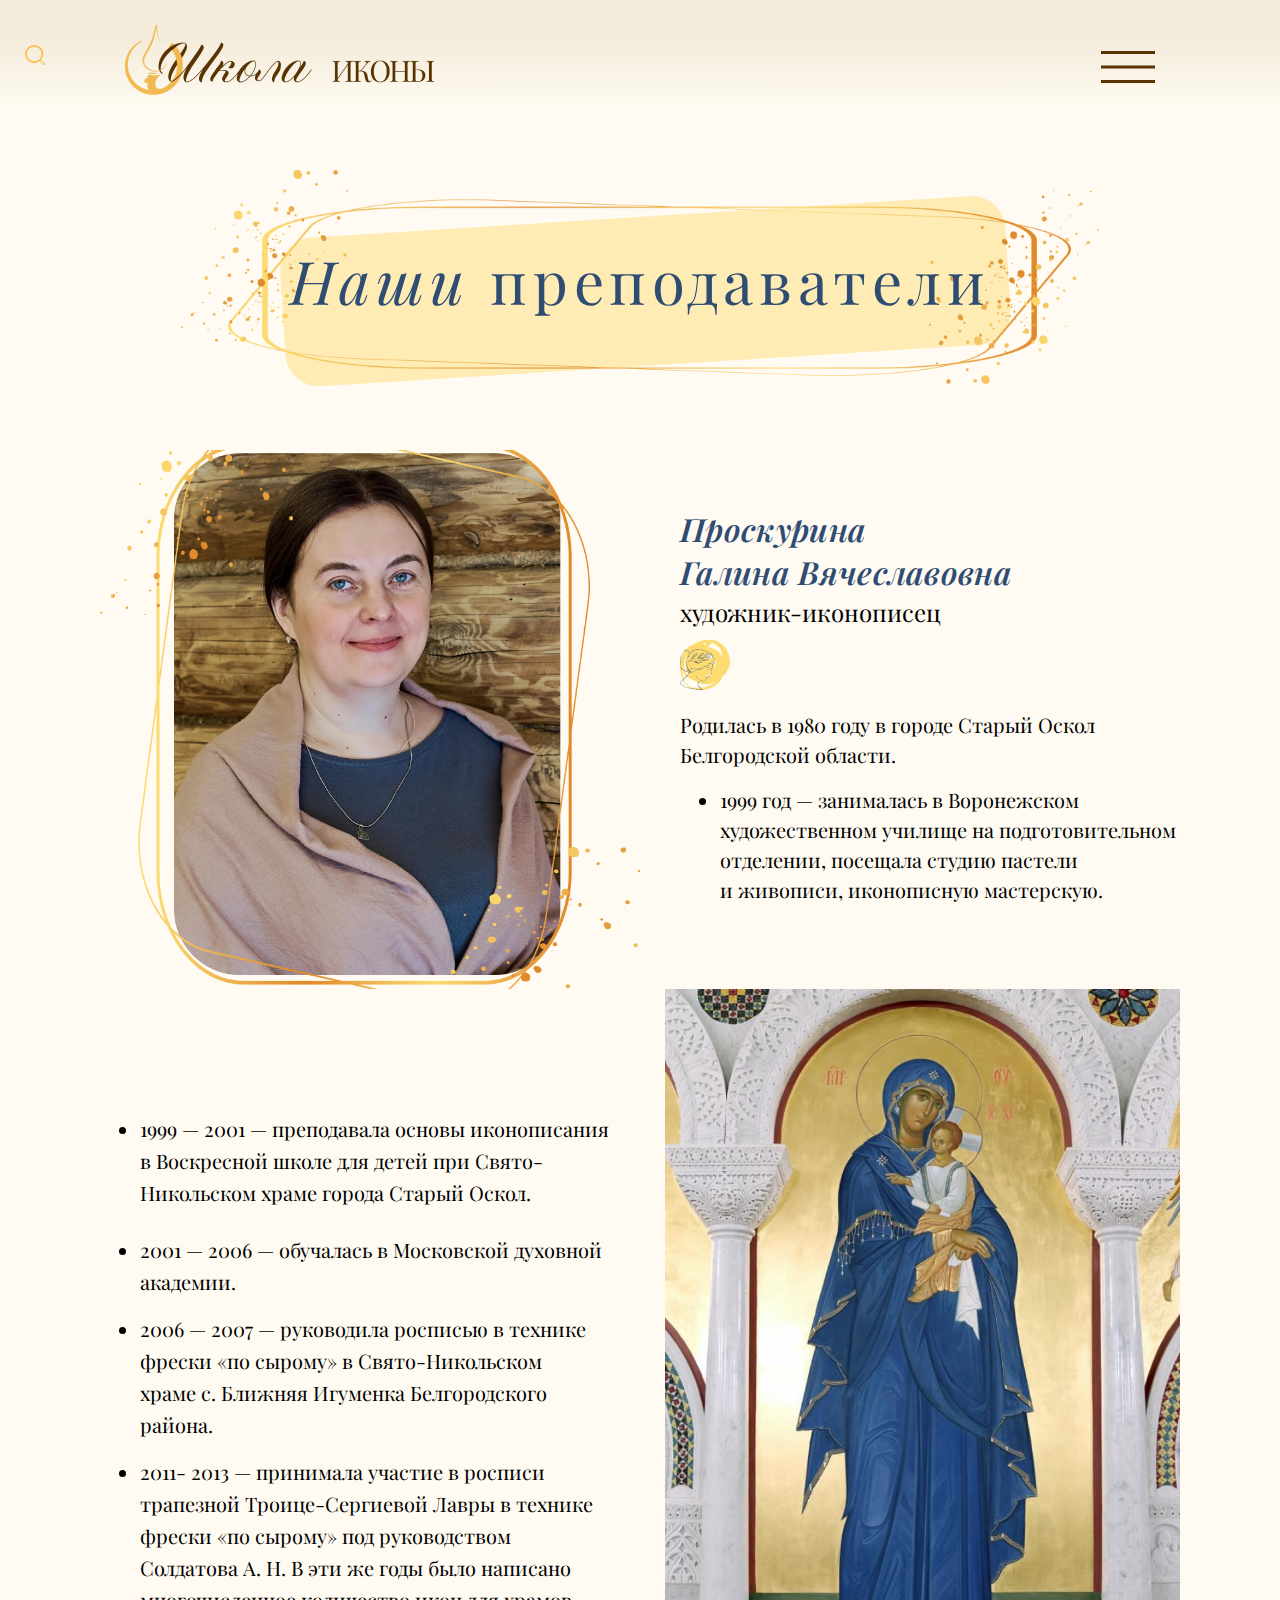
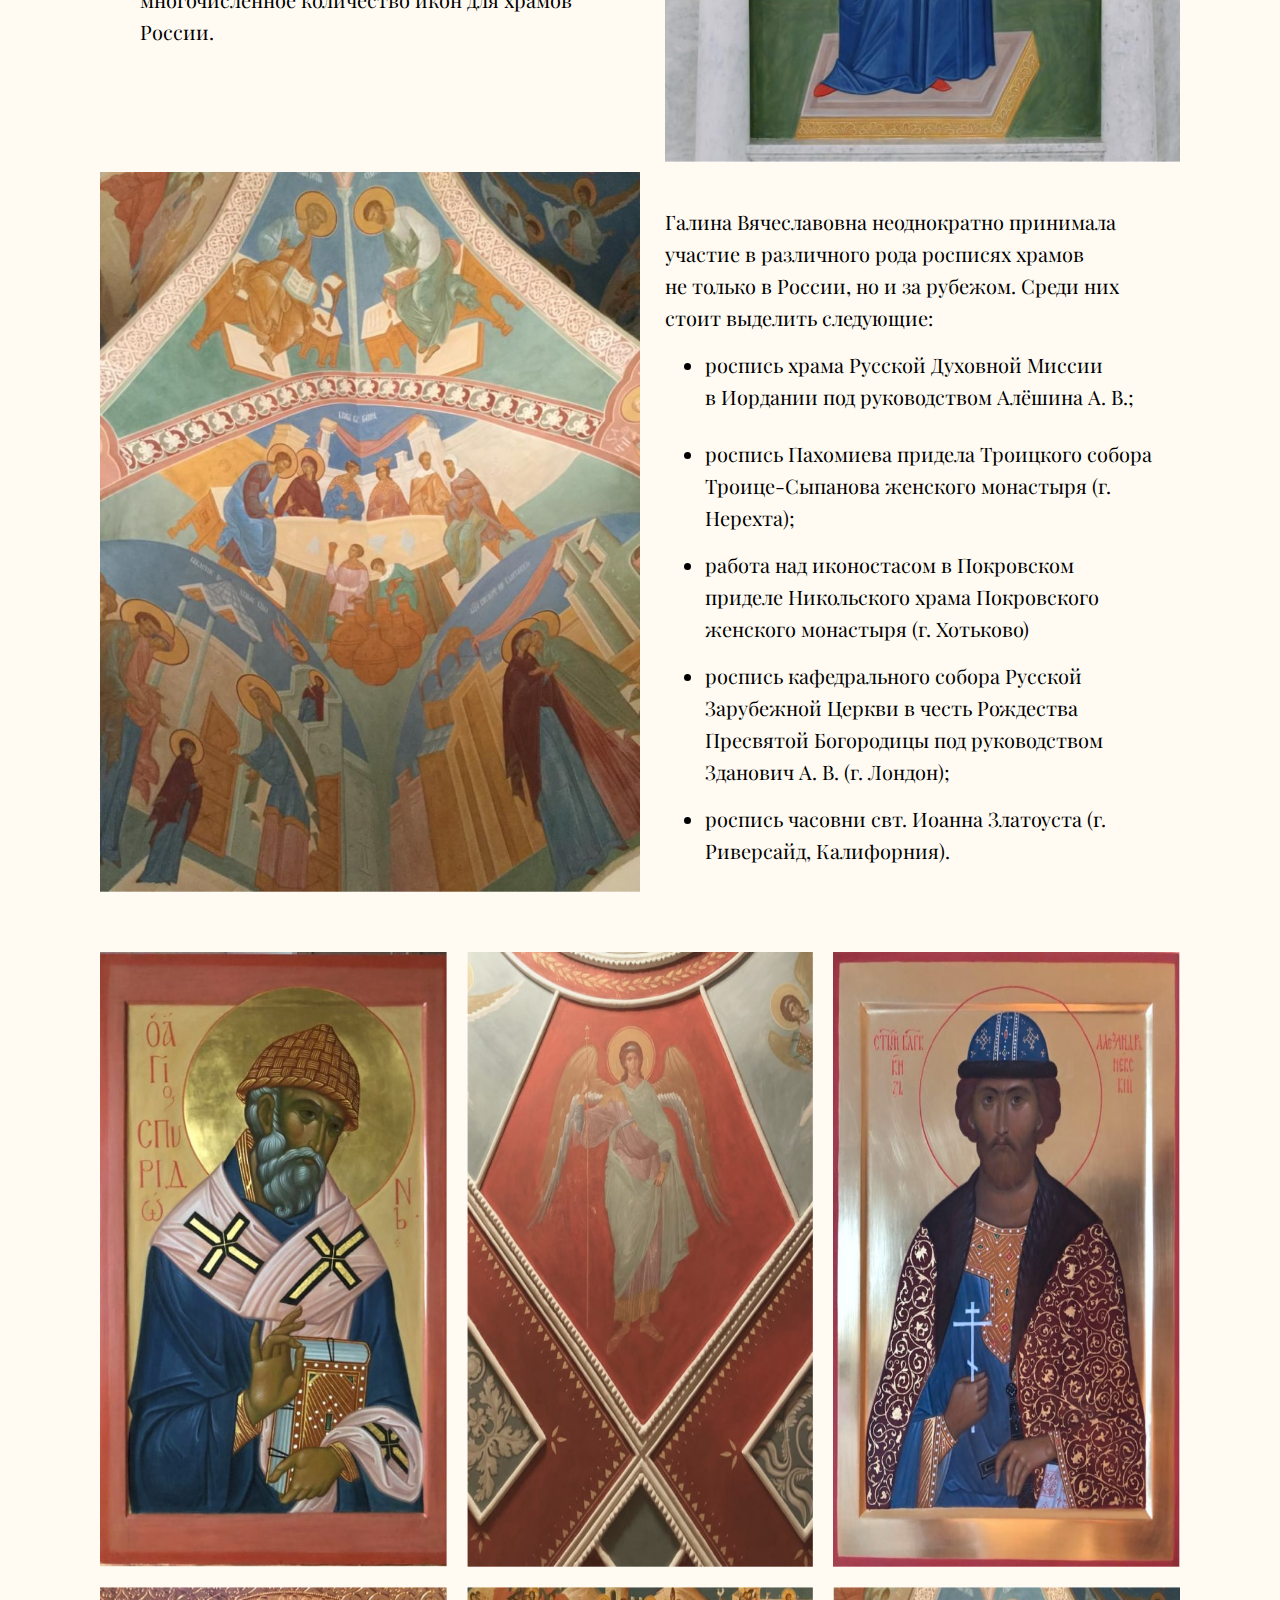
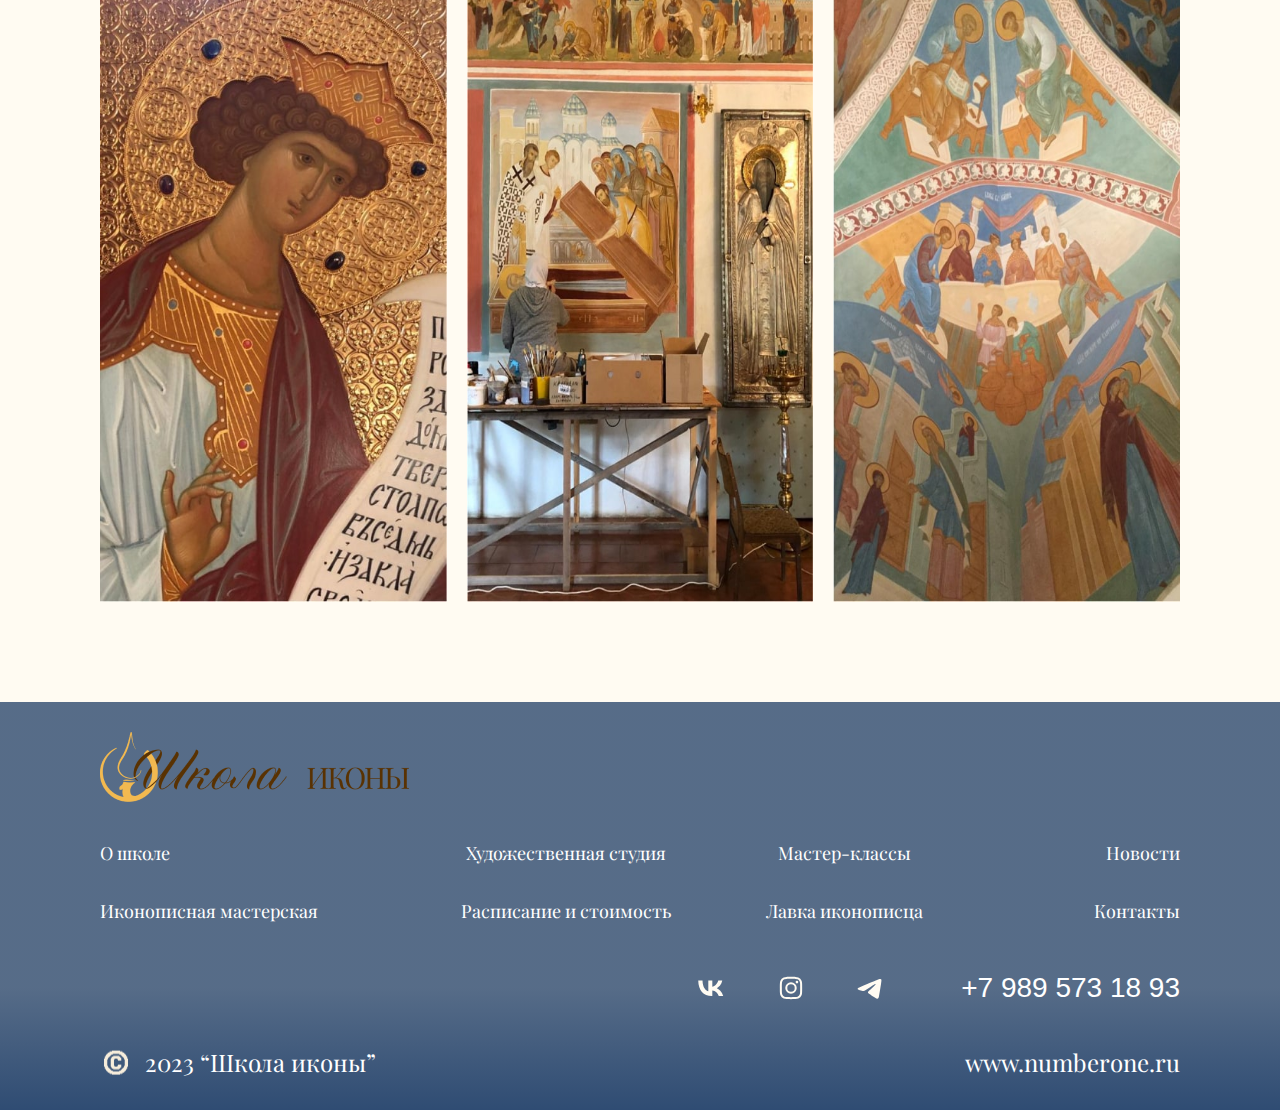
<file: blocks/tutoricon.html>
<!DOCTYPE html>
<html lang="ru">
    <head>
        <meta charset="UTF-8" />
        <meta http-equiv="X-UA-Compatible" content="IE=edge" />
        <meta name="viewport" content="width=device-width, initial-scale=1" />
        <title>"Школа иконы" - иконописная мастерская и художественная студия</title>
        <link rel="icon" type="image/png" href="../img/icons/favicon.png" />
        <link rel="stylesheet" type="text/css" href="../css/normalize.css" />
        <link rel="stylesheet" href="https://unpkg.com/swiper/swiper-bundle.min.css" />
        <link rel="preconnect" href="https://fonts.googleapis.com">
        <link rel="preconnect" href="https://fonts.gstatic.com" crossorigin>
        <link href="https://fonts.googleapis.com/css2?family=Playfair+Display:ital,wght@0,400;0,500;0,700;1,400;1,500;1,600&display=swap" rel="stylesheet">
        <link rel="stylesheet" type="text/css" href="../css/style.css" />
        <script defer src="../js/script.js"></script>
    </head>
    <body>
        <div class="wrapper">
          <header class="header schoolicon__header tutor-icon__header">
            <div class="header__container flex container">
              <div class="hero__sidebar flex">
                <button class="hero__button" aria-label="Кнопка поиска">
                  <svg viewBox="0 0 24 24" fill="none" xmlns="http://www.w3.org/2000/svg" class="hero__button-image">
                    <rect width="7.56126" height="1.89031" transform="matrix(0.713342 0.700816 -0.713342 0.700816 18.6064 17.3762)"></rect>
                    <path d="M20.9303 10.7726C20.9303 16.1533 16.4855 20.5452 10.9652 20.5452C5.44478 20.5452 1 16.1533 1 10.7726C1 5.39198 5.44478 1 10.9652 1C16.4855 1 20.9303 5.39198 20.9303 10.7726Z" stroke-width="2"></path>
                  </svg>
                </button>
                <a href="tel:+79895731893" class="hero_phone">+7 989 573 18 93</a>
                <ul class="hero__social">
                  <li class="hero__social-item">
                    <a href="https://m.vk.com/schooliconvk" class="footer__social-link">
                        <svg id="Icons" xmlns="http://www.w3.org/2000/svg" viewBox="0 0 215 215"><defs></defs><g id="VK"><path id="Background" class="cls-1" d="M0,103.2c0-48.65,0-73,15.11-88.09S54.55,0,103.2,0h8.6c48.65,0,73,0,88.09,15.11S215,54.55,215,103.2v8.6c0,48.65,0,73-15.11,88.09S160.45,215,111.8,215h-8.6c-48.65,0-73,0-88.09-15.11S0,160.45,0,111.8Z"/><path id="VK-2" data-name="VK" class="cls-2" d="M112,151c-45.86,0-72-31.44-73.1-83.75h23c.75,38.4,17.69,54.66,31.1,58v-58h21.63v33.12c13.24-1.43,27.16-16.52,31.85-33.12h21.63c-3.6,20.46-18.69,35.55-29.42,41.75,10.73,5,27.91,18.19,34.45,42H149.29C144.18,135,131.44,122.7,114.59,121V151Z"/></g>
                        </svg>
                    </a>
                  </li>
                  <li class="hero__social-item">
                    <a href="https://www.instagram.com/invites/contact/?i=3deerxgrl00r&utm_content=qxw3fhl" class="footer__social-link">
                        <svg id="Icons" xmlns="http://www.w3.org/2000/svg" viewBox="0 0 215 215"><defs></defs><g id="Instagram"><path id="Background" class="cls-1" d="M277,103.2c0-48.65,0-73,15.11-88.09S331.55,0,380.2,0h8.6c48.65,0,73,0,88.09,15.11S492,54.55,492,103.2v8.6c0,48.65,0,73-15.11,88.09S437.45,215,388.8,215h-8.6c-48.65,0-73,0-88.09-15.11S277,160.45,277,111.8Z" transform="translate(-277)"/><path id="Instagram-2" data-name="Instagram" class="cls-2" d="M384.5,47.55c16.28,0,18.32.07,24.72.36a44,44,0,0,1,14.55,2.79A30.6,30.6,0,0,1,441.3,68.23a44,44,0,0,1,2.79,14.55c.29,6.4.36,8.44.36,24.72s-.07,18.32-.36,24.72a44,44,0,0,1-2.79,14.55,30.6,30.6,0,0,1-17.53,17.53,44,44,0,0,1-14.55,2.79c-6.4.29-8.44.36-24.72.36s-18.32-.07-24.72-.36a44,44,0,0,1-14.55-2.79,30.6,30.6,0,0,1-17.53-17.53,44,44,0,0,1-2.79-14.55c-.29-6.4-.36-8.44-.36-24.72s.07-18.32.36-24.72a44,44,0,0,1,2.79-14.55A30.6,30.6,0,0,1,345.23,50.7a44,44,0,0,1,14.55-2.79C366.18,47.62,368.22,47.55,384.5,47.55ZM408.72,58.7c-6.32-.29-8.21-.35-24.22-.35s-17.9.06-24.22.35a33.06,33.06,0,0,0-11.14,2.07,19.82,19.82,0,0,0-11.37,11.37,33.06,33.06,0,0,0-2.07,11.14c-.29,6.32-.35,8.21-.35,24.22s.06,17.9.35,24.22a33.06,33.06,0,0,0,2.07,11.14,19.82,19.82,0,0,0,11.37,11.37,33.06,33.06,0,0,0,11.14,2.07c6.32.29,8.21.35,24.22.35s17.9-.06,24.22-.35a33.06,33.06,0,0,0,11.14-2.07,19.82,19.82,0,0,0,11.37-11.37,33.06,33.06,0,0,0,2.07-11.14c.29-6.32.35-8.21.35-24.22s-.06-17.9-.35-24.22a33.06,33.06,0,0,0-2.07-11.14,19.82,19.82,0,0,0-11.37-11.37A33.06,33.06,0,0,0,408.72,58.7ZM384.5,127.48a20,20,0,1,0-20-20A20,20,0,0,0,384.5,127.48Zm0-50.77a30.79,30.79,0,1,1-30.79,30.79A30.79,30.79,0,0,1,384.5,76.71Zm39.2-1.21a7.2,7.2,0,1,1-7.2-7.2A7.2,7.2,0,0,1,423.7,75.5Z" transform="translate(-277)"/></g></svg>
                    </a>
                  </li>
                  <li class="hero__social-item">
                    <a href="https://t.me/schoolicon" class="footer__social-link">
                        <svg id="Icons" xmlns="http://www.w3.org/2000/svg" viewBox="0 0 215 215"><defs></defs><g id="Telegram"><path id="Background" class="cls-1" d="M554,103.2c0-48.65,0-73,15.11-88.09S608.55,0,657.2,0h8.6c48.65,0,73,0,88.09,15.11S769,54.55,769,103.2v8.6c0,48.65,0,73-15.11,88.09S714.45,215,665.8,215h-8.6c-48.65,0-73,0-88.09-15.11S554,160.45,554,111.8Z" transform="translate(-554)"/><path id="Telegram-2" data-name="Telegram" class="cls-2" d="M598.29,105q51.57-22.47,68.78-29.63c32.76-13.63,39.56-16,44-16.07a7.7,7.7,0,0,1,4.57,1.37,5,5,0,0,1,1.68,3.19,21,21,0,0,1,.2,4.65c-1.78,18.65-9.46,63.91-13.37,84.79-1.65,8.84-4.9,11.81-8.06,12.1-6.85.63-12.05-4.53-18.68-8.88-10.38-6.8-16.25-11-26.32-17.68-11.65-7.67-4.1-11.89,2.54-18.78,1.74-1.81,31.91-29.26,32.5-31.75a2.41,2.41,0,0,0-.55-2.08,2.68,2.68,0,0,0-2.44-.24q-1.56.36-49.75,32.88-7.07,4.86-12.79,4.73c-4.22-.09-12.32-2.38-18.34-4.34-7.38-2.4-13.25-3.67-12.74-7.75Q589.91,108.31,598.29,105Z" transform="translate(-554)"/></g>
                        </svg>
                    </a>
                  </li>
                </ul>
              </div>
              <div class="header__content">  
                <a href="../index.html" class="header__logo">
                    <img src="../img/icons/logo-menu.png" alt="Логотип">
                  </a>
                <nav class="header__nav">
                  <ul class="header__list flex">
                    <li class="header__list-item">
                      <a href="../index.html" class="header__list-link header__list-link-1">О школе</a>
                    </li>
                    <li class="header__list-item">
                      <a href="../blocks/iconschool.html" class="header__list-link header__list-link-2">Иконописная мастерская</a>
                    </li>
                    <li class="header__list-item">
                      <a href="../blocks/artschool.html" class="header__list-link header__list-link-3">Художественная студия</a>
                    </li>
                    <li class="header__list-item">
                      <a href="../blocks/schadule.html" class="header__list-link header__list-link-4">Расписание и стоимость</a>
                    </li>
                    <li class="header__list-item">
                      <a href="../blocks/classes.html" class="header__list-link header__list-link-5">Мастер-классы</a>
                    </li>
                    <li class="header__list-item">
                      <a href="../blocks/artstore.html" class="header__list-link header__list-link-6">Лавка иконописца</a>
                    </li>
                    <li class="header__list-item">
                      <a href="../blocks/news.html" class="header__list-link header__list-link-7">Новости</a>
                    </li>
                    <li class="header__list-item">
                      <a href="../blocks/contacts.html" class="header__list-link header__list-link-8">Контакты</a>
                    </li>
                  </ul>
                </nav>
              </div>
              <button class="burger" aria-label="Кнопка бургер-меню">
                <span class="burger__line"></span>
                <span class="burger__line"></span>
                <span class="burger__line"></span>
              </button>
            </div>
        </header>
          <main class="tutor-popup tutor-icon">
              <section class="tutor-popup__container container">
                  <h2 class="section-title"><span>Наши</span> преподаватели</h2>
                  <div class="about__content">
                    <div class="about__content-block schoolicon__content-block content-block content-block-2 flex">
                      <div class="content-block-left schoolicon__content-block-left block-left">
                      </div>
                      <div class="content-block-right block-right flex">
                        <div class="content-block__sign">
                          <div class="content-block__title"><span>Проскурина</span> 
                            Галина Вячеславовна</div>
                          <div class="content-block__subtitle">художник-иконописец</div>
                          <div class="content-block__tutorart"></div>
                        </div>
                        <p class="block-right__text">Родилась в&nbsp;1980 году в&nbsp;городе Старый Оскол Белгородской области.</p>
                        <ol class="tutor-popup__list">
                          <li class="block-right__text tutor-popup__list-item">1999 год&nbsp;&mdash; занималась в&nbsp;Воронежском художественном училище на&nbsp;подготовительном отделении, посещала студию пастели и&nbsp;живописи, иконописную мастерскую.</li>
                        </ol>
                      </div>
                    </div>
                    <div class="tutor-popup__info block-offset">
                        <div class="classes-content__columns-1 columns-info-page flex">
                          <div class="columns-info-page__item item-info-page">
                              <ol class="tutor-popup__list">
                                  <li class="block-right__text tutor-popup__list-item">1999&nbsp;&mdash; 2001&nbsp;&mdash; преподавала основы иконописания в&nbsp;Воскресной школе для детей при Свято-Никольском храме города Старый Оскол.</li>
                                  <li class="block-right__text tutor-popup__list-item">2001&nbsp;&mdash; 2006&nbsp;&mdash; обучалась в&nbsp;Московской духовной академии.</li>
                                  <li class="block-right__text tutor-popup__list-item">2006&nbsp;&mdash; 2007&nbsp;&mdash; руководила росписью в&nbsp;технике фрески &laquo;по&nbsp;сырому&raquo; в&nbsp;Свято-Никольском храме&nbsp;с. Ближняя Игуменка Белгородского района.</li>
                                  <li class="block-right__text tutor-popup__list-item">2011- 2013&nbsp;&mdash; принимала участие в&nbsp;росписи трапезной Троице-Сергиевой Лавры в&nbsp;технике фрески &laquo;по&nbsp;сырому&raquo; под руководством Солдатова&nbsp;А.&nbsp;Н. 
                                    В&nbsp;эти&nbsp;же годы было написано многочисленное количество икон для храмов России.</li>
                                </ol>
                          </div>
                          <div class="columns-info-page__item columns-info-page__img">
                              <a href="../img/schoolicon/16.jpg" class="columns-info-page__link" data-caption="Image caption">
                                <img src="../img/schoolicon/16.jpg" alt="Картина">
                              </a>
                            </div>
                        </div>
                        <div class="classes-content__columns-3 columns-info-page flex">
                          <div class="columns-info-page__item columns-info-page__img">
                            <a href="../img/schoolicon/17.jpg" class="columns-info-page__link" data-caption="Image caption">
                              <img src="../img/schoolicon/17.jpg" alt="Картина">
                            </a>
                          </div>
                          <div class="columns-info-page__item item-info-page">
                                <p class="tutor-icon__text">Галина Вячеславовна неоднократно принимала участие в&nbsp;различного рода росписях храмов не&nbsp;только в&nbsp;России, но&nbsp;и&nbsp;за&nbsp;рубежом. Среди них стоит выделить следующие:</p>
                              <ol class="tutor-popup__list">
                                  <li class="block-right__text tutor-popup__list-item">роспись храма Русской Духовной Миссии в&nbsp;Иордании под руководством Алёшина&nbsp;А.&nbsp;В.;</li>
                                  <li class="block-right__text tutor-popup__list-item">роспись Пахомиева придела Троицкого собора Троице-Сыпанова женского монастыря (г. Нерехта);</li>
                                  <li class="block-right__text tutor-popup__list-item">работа над иконостасом в&nbsp;Покровском приделе Никольского храма Покровского женского монастыря (г. Хотьково)</li>
                                  <li class="block-right__text tutor-popup__list-item">роспись кафедрального собора Русской Зарубежной Церкви в&nbsp;честь Рождества Пресвятой Богородицы под руководством Зданович&nbsp;А.&nbsp;В. (г. Лондон);</li>
                                  <li class="block-right__text tutor-popup__list-item">роспись часовни свт. Иоанна Златоуста (г. Риверсайд, Калифорния).</li>
                                </ol>
                          </div>
                        </div>
                    </div>
                  </div>
              </section>
              <section class="tutor-popup__galery">
                  <div class="tutor-popup__galery_container container">
                        <a href="../img/schoolicon/18.jpg" class="columns-info-page__item-1 columns-info-page__link" data-caption="Image caption">
                            <img src="../img/schoolicon/18.jpg" class="tutor-popup-galery__img" alt="Картина">
                        </a>
                        <a href="../img/schoolicon/21.jpg" class="columns-info-page__item-2 columns-info-page__link" data-caption="Image caption">
                            <img src="../img/schoolicon/21.jpg" class="tutor-popup-galery__img" alt="Картина">
                        </a>
                        <a href="../img/schoolicon/19.jpg" class="columns-info-page__item-3 columns-info-page__link" data-caption="Image caption">
                            <img src="../img/schoolicon/19.jpg" class="tutor-popup-galery__img" alt="Картина">
                        </a>
                        <a href="../img/schoolicon/22.jpg" class="columns-info-page__item-4 columns-info-page__link" data-caption="Image caption">
                            <img src="../img/schoolicon/22.jpg" class="tutor-popup-galery__img" alt="Картина">
                        </a>
                        <a href="../img/schoolicon/20.jpg" class="columns-info-page__item-5 columns-info-page__link" data-caption="Image caption">
                            <img src="../img/schoolicon/20.jpg" class="tutor-popup-galery__img" alt="Картина">
                        </a>
                        <a href="../img/schoolicon/23.jpg" class="columns-info-page__item-6 columns-info-page__link" data-caption="Image caption">
                            <img src="../img/schoolicon/23.jpg" class="tutor-popup-galery__img" alt="Картина">
                        </a>
                  </div>
              </section>
          </main>
          <footer class="footer">
              <div class="footer__container container">
                  <div class="footer__content">
                      <a href="#" class="footer__logo">
                          <img src="../img/icons/logo-menu.png" alt="Логотип">
                      </a>
                      <nav class="footer__nav">
                          <ul class="footer__list flex">
                              <li class="footer__list-item">
                                  <a href="../index.html" class="footer__list-link footer__list-link-1">О школе</a>
                              </li>
                              <li class="footer__list-item">
                                  <a href="../blocks/iconschool.html" class="footer__list-link footer__list-link-2">Иконописная мастерская</a>
                              </li>
                              <li class="footer__list-item">
                                  <a href="#" class="footer__list-link footer__list-link-3">Художественная студия</a>
                              </li>
                              <li class="footer__list-item">
                                  <a href="../blocks/schadule.html" class="footer__list-link footer__list-link-4">Расписание и стоимость</a>
                              </li>
                              <li class="footer__list-item">
                                  <a href="../blocks/classes.html" class="footer__list-link footer__list-link-5">Мастер-классы</a>
                              </li>
                              <li class="footer__list-item">
                                  <a href="../blocks/artstore.html" class="footer__list-link footer__list-link-6">Лавка иконописца</a>
                              </li>
                              <li class="footer__list-item">
                                  <a href="../blocks/news.html" class="footer__list-link footer__list-link-7">Новости</a>
                              </li>
                              <li class="footer__list-item">
                                  <a href="../blocks/contacts.html" class="footer__list-link footer__list-link-8">Контакты</a>
                              </li>
                          </ul>
                      </nav>
                      <div class="footer__contacts flex">
                        <div class="footer__call">Нам можно позвонить</div>
                        <ul class="footer__social flex">
                          <li class="footer__social-item">
                            <a href="https://m.vk.com/schooliconvk" class="footer__social-link">
                              <svg id="Icons" xmlns="http://www.w3.org/2000/svg" viewBox="0 0 215 215"><defs></defs><g id="VK"><path id="Background" class="cls-1" d="M0,103.2c0-48.65,0-73,15.11-88.09S54.55,0,103.2,0h8.6c48.65,0,73,0,88.09,15.11S215,54.55,215,103.2v8.6c0,48.65,0,73-15.11,88.09S160.45,215,111.8,215h-8.6c-48.65,0-73,0-88.09-15.11S0,160.45,0,111.8Z"/><path id="VK-2" data-name="VK" class="cls-2" d="M112,151c-45.86,0-72-31.44-73.1-83.75h23c.75,38.4,17.69,54.66,31.1,58v-58h21.63v33.12c13.24-1.43,27.16-16.52,31.85-33.12h21.63c-3.6,20.46-18.69,35.55-29.42,41.75,10.73,5,27.91,18.19,34.45,42H149.29C144.18,135,131.44,122.7,114.59,121V151Z"/></g>
                              </svg>
                            </a>
                          </li>
                          <li class="footer__social-item">
                            <a href="https://www.instagram.com/invites/contact/?i=3deerxgrl00r&utm_content=qxw3fhl" class="footer__social-link">
                              <svg id="Icons" xmlns="http://www.w3.org/2000/svg" viewBox="0 0 215 215"><defs></defs><g id="Instagram"><path id="Background" class="cls-1" d="M277,103.2c0-48.65,0-73,15.11-88.09S331.55,0,380.2,0h8.6c48.65,0,73,0,88.09,15.11S492,54.55,492,103.2v8.6c0,48.65,0,73-15.11,88.09S437.45,215,388.8,215h-8.6c-48.65,0-73,0-88.09-15.11S277,160.45,277,111.8Z" transform="translate(-277)"/><path id="Instagram-2" data-name="Instagram" class="cls-2" d="M384.5,47.55c16.28,0,18.32.07,24.72.36a44,44,0,0,1,14.55,2.79A30.6,30.6,0,0,1,441.3,68.23a44,44,0,0,1,2.79,14.55c.29,6.4.36,8.44.36,24.72s-.07,18.32-.36,24.72a44,44,0,0,1-2.79,14.55,30.6,30.6,0,0,1-17.53,17.53,44,44,0,0,1-14.55,2.79c-6.4.29-8.44.36-24.72.36s-18.32-.07-24.72-.36a44,44,0,0,1-14.55-2.79,30.6,30.6,0,0,1-17.53-17.53,44,44,0,0,1-2.79-14.55c-.29-6.4-.36-8.44-.36-24.72s.07-18.32.36-24.72a44,44,0,0,1,2.79-14.55A30.6,30.6,0,0,1,345.23,50.7a44,44,0,0,1,14.55-2.79C366.18,47.62,368.22,47.55,384.5,47.55ZM408.72,58.7c-6.32-.29-8.21-.35-24.22-.35s-17.9.06-24.22.35a33.06,33.06,0,0,0-11.14,2.07,19.82,19.82,0,0,0-11.37,11.37,33.06,33.06,0,0,0-2.07,11.14c-.29,6.32-.35,8.21-.35,24.22s.06,17.9.35,24.22a33.06,33.06,0,0,0,2.07,11.14,19.82,19.82,0,0,0,11.37,11.37,33.06,33.06,0,0,0,11.14,2.07c6.32.29,8.21.35,24.22.35s17.9-.06,24.22-.35a33.06,33.06,0,0,0,11.14-2.07,19.82,19.82,0,0,0,11.37-11.37,33.06,33.06,0,0,0,2.07-11.14c.29-6.32.35-8.21.35-24.22s-.06-17.9-.35-24.22a33.06,33.06,0,0,0-2.07-11.14,19.82,19.82,0,0,0-11.37-11.37A33.06,33.06,0,0,0,408.72,58.7ZM384.5,127.48a20,20,0,1,0-20-20A20,20,0,0,0,384.5,127.48Zm0-50.77a30.79,30.79,0,1,1-30.79,30.79A30.79,30.79,0,0,1,384.5,76.71Zm39.2-1.21a7.2,7.2,0,1,1-7.2-7.2A7.2,7.2,0,0,1,423.7,75.5Z" transform="translate(-277)"/></g></svg>
                            </a>
                          </li>
                          <li class="footer__social-item">
                            <a href="https://t.me/schoolicon" class="footer__social-link">
                              <svg id="Icons" xmlns="http://www.w3.org/2000/svg" viewBox="0 0 215 215"><defs></defs><g id="Telegram"><path id="Background" class="cls-1" d="M554,103.2c0-48.65,0-73,15.11-88.09S608.55,0,657.2,0h8.6c48.65,0,73,0,88.09,15.11S769,54.55,769,103.2v8.6c0,48.65,0,73-15.11,88.09S714.45,215,665.8,215h-8.6c-48.65,0-73,0-88.09-15.11S554,160.45,554,111.8Z" transform="translate(-554)"/><path id="Telegram-2" data-name="Telegram" class="cls-2" d="M598.29,105q51.57-22.47,68.78-29.63c32.76-13.63,39.56-16,44-16.07a7.7,7.7,0,0,1,4.57,1.37,5,5,0,0,1,1.68,3.19,21,21,0,0,1,.2,4.65c-1.78,18.65-9.46,63.91-13.37,84.79-1.65,8.84-4.9,11.81-8.06,12.1-6.85.63-12.05-4.53-18.68-8.88-10.38-6.8-16.25-11-26.32-17.68-11.65-7.67-4.1-11.89,2.54-18.78,1.74-1.81,31.91-29.26,32.5-31.75a2.41,2.41,0,0,0-.55-2.08,2.68,2.68,0,0,0-2.44-.24q-1.56.36-49.75,32.88-7.07,4.86-12.79,4.73c-4.22-.09-12.32-2.38-18.34-4.34-7.38-2.4-13.25-3.67-12.74-7.75Q589.91,108.31,598.29,105Z" transform="translate(-554)"/></g>
                              </svg>
                            </a>
                          </li>
                        </ul>
                          <a href="tel:+79895731893" class="footer__phone">+7 989 573 18 93</a>
                      </div>
                      <div class="footer__rights flex">
                          <div class="footer__rights-left">2023 “Школа иконы”</div>
                          <a href="#" class="footer__rights-right">www.numberone.ru</a>
                      </div>
                  </div>
              </div>
          </footer>
          <div class="go-top">
            <img src="../img/icons/arrow-top.png" alt="Наверх">
          </div>
        </div>
        <script src="https://unpkg.com/swiper/swiper-bundle.min.js"></script>
        <script src="../libs/inputmask.min.js"></script>
      </body>
</html>
</file>
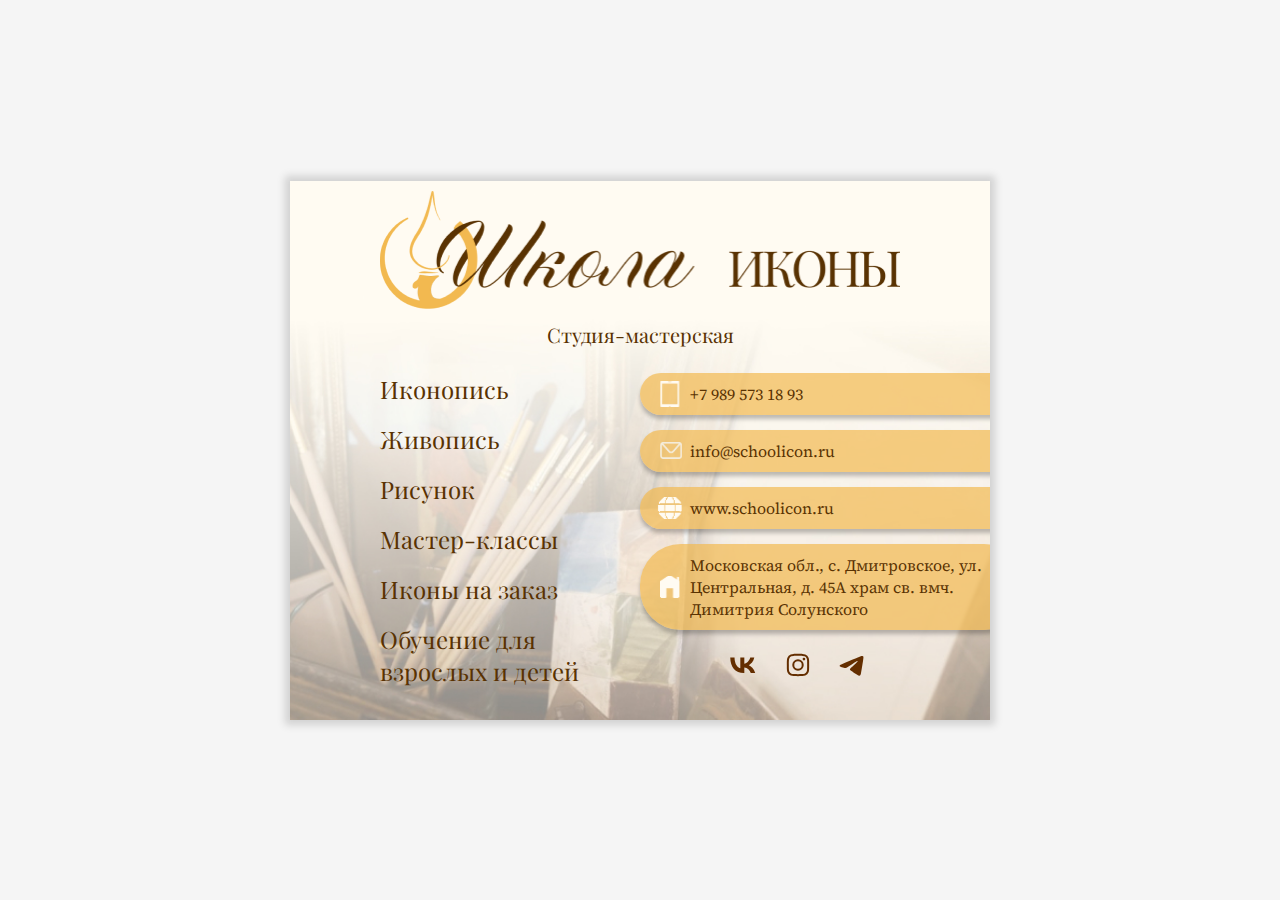
<file: blocks/visit-card.html>
<!DOCTYPE html>
<html lang="ru">
    <head>
        <meta charset="UTF-8" />
        <meta http-equiv="X-UA-Compatible" content="IE=edge" />
        <meta name="viewport" content="width=device-width, initial-scale=1" />
        <title>"Школа иконы" - иконописная мастерская и художественная студия</title>
        <link rel="icon" type="image/png" href="../img/icons/favicon.png" />
        <link rel="preconnect" href="https://fonts.googleapis.com">
        <link rel="preconnect" href="https://fonts.gstatic.com" crossorigin>
        <link rel="preconnect" href="https://fonts.googleapis.com">
        <link rel="preconnect" href="https://fonts.gstatic.com" crossorigin>
        <link href="https://fonts.googleapis.com/css2?family=Inter&display=swap" rel="stylesheet">
        <link href="https://fonts.googleapis.com/css2?family=Playfair+Display:ital,wght@0,400;0,500;0,700;1,400;1,500;1,600&display=swap" rel="stylesheet">
        <link rel="preconnect" href="https://fonts.googleapis.com">
        <link rel="preconnect" href="https://fonts.googleapis.com">
        <link rel="preconnect" href="https://fonts.gstatic.com" crossorigin>
        <link href="https://fonts.googleapis.com/css2?family=Source+Serif+4&display=swap" rel="stylesheet">
        <link rel="stylesheet" type="text/css" href="../css/normalize.css" />
        <link rel="stylesheet" type="text/css" href="../css/style.css" />
        <meta property="og:title" content="Иконописная мастерская и художественная студия" />
        <meta property="og:type" content="website" />
        <meta property="og:image" content="../img/icons/logo-vcard.png" />
        <meta property="og:image:width" content="1200"/>
        <meta property="og:image:height" content="630"/>
        <meta property="og:url" content="https://schoolicon.ru" />
        <script defer src="../js/script.js"></script>
    </head>
    <body>
        <div class="visit-card__wrap flex">
            <div class="visit-card__container container">
                <div class="visit-card__content">
                    <h1 class="visit-card__title">Студия-мастерская</h1>
                    <div class="visit-card__content-body body-vcard">
                        <div class="body-vcard-left">
                            <div class="body-vcard-left__item">Иконопись</div>
                            <div class="body-vcard-left__item">Живопись</div>
                            <div class="body-vcard-left__item">Рисунок</div>
                            <div class="body-vcard-left__item">Мастер-классы</div>
                            <div class="body-vcard-left__item">Иконы на заказ</div>
                            <div class="body-vcard-left__item">Обучение для взрослых и детей</div>
                        </div>
                        <div class="body-vcard-right">
                            <a href="tel:+79895731893" class="body-vcard-right__link">+7 989 573 18 93</a>
                            <a href="mailto:info@schoolicon.ru" class="body-vcard-right__link">info@schoolicon.ru</a>
                            <a href="https://schoolicon.ru" class="body-vcard-right__link">www.schoolicon.ru</a>
                            <a href="https://yandex.ru/maps/-/CCU0v2TsLD" class="body-vcard-right__link">
                                <span>Московская обл., с. Дмитровское,</span>
                                <span>ул. Центральная, д. 45А</span>
                                <span>храм св. вмч. Димитрия Солунского</span>
                            </a>
                            <ul class="body-vcard-right__social flex">
                                <li class="footer__social-item">
                                  <a href="https://m.vk.com/schooliconvk" class="footer__social-link">
                                    <svg id="Icons" xmlns="http://www.w3.org/2000/svg" viewBox="0 0 215 215"><defs></defs><g id="VK"><path id="Background" class="cls-1" d="M0,103.2c0-48.65,0-73,15.11-88.09S54.55,0,103.2,0h8.6c48.65,0,73,0,88.09,15.11S215,54.55,215,103.2v8.6c0,48.65,0,73-15.11,88.09S160.45,215,111.8,215h-8.6c-48.65,0-73,0-88.09-15.11S0,160.45,0,111.8Z"/><path id="VK-2" data-name="VK" class="cls-2" d="M112,151c-45.86,0-72-31.44-73.1-83.75h23c.75,38.4,17.69,54.66,31.1,58v-58h21.63v33.12c13.24-1.43,27.16-16.52,31.85-33.12h21.63c-3.6,20.46-18.69,35.55-29.42,41.75,10.73,5,27.91,18.19,34.45,42H149.29C144.18,135,131.44,122.7,114.59,121V151Z"/></g>
                                    </svg>
                                  </a>
                                </li>
                                <li class="footer__social-item">
                                  <a href="https://www.instagram.com/invites/contact/?i=3deerxgrl00r&utm_content=qxw3fhl" class="footer__social-link">
                                    <svg id="Icons" xmlns="http://www.w3.org/2000/svg" viewBox="0 0 215 215"><defs></defs><g id="Instagram"><path id="Background" class="cls-1" d="M277,103.2c0-48.65,0-73,15.11-88.09S331.55,0,380.2,0h8.6c48.65,0,73,0,88.09,15.11S492,54.55,492,103.2v8.6c0,48.65,0,73-15.11,88.09S437.45,215,388.8,215h-8.6c-48.65,0-73,0-88.09-15.11S277,160.45,277,111.8Z" transform="translate(-277)"/><path id="Instagram-2" data-name="Instagram" class="cls-2" d="M384.5,47.55c16.28,0,18.32.07,24.72.36a44,44,0,0,1,14.55,2.79A30.6,30.6,0,0,1,441.3,68.23a44,44,0,0,1,2.79,14.55c.29,6.4.36,8.44.36,24.72s-.07,18.32-.36,24.72a44,44,0,0,1-2.79,14.55,30.6,30.6,0,0,1-17.53,17.53,44,44,0,0,1-14.55,2.79c-6.4.29-8.44.36-24.72.36s-18.32-.07-24.72-.36a44,44,0,0,1-14.55-2.79,30.6,30.6,0,0,1-17.53-17.53,44,44,0,0,1-2.79-14.55c-.29-6.4-.36-8.44-.36-24.72s.07-18.32.36-24.72a44,44,0,0,1,2.79-14.55A30.6,30.6,0,0,1,345.23,50.7a44,44,0,0,1,14.55-2.79C366.18,47.62,368.22,47.55,384.5,47.55ZM408.72,58.7c-6.32-.29-8.21-.35-24.22-.35s-17.9.06-24.22.35a33.06,33.06,0,0,0-11.14,2.07,19.82,19.82,0,0,0-11.37,11.37,33.06,33.06,0,0,0-2.07,11.14c-.29,6.32-.35,8.21-.35,24.22s.06,17.9.35,24.22a33.06,33.06,0,0,0,2.07,11.14,19.82,19.82,0,0,0,11.37,11.37,33.06,33.06,0,0,0,11.14,2.07c6.32.29,8.21.35,24.22.35s17.9-.06,24.22-.35a33.06,33.06,0,0,0,11.14-2.07,19.82,19.82,0,0,0,11.37-11.37,33.06,33.06,0,0,0,2.07-11.14c.29-6.32.35-8.21.35-24.22s-.06-17.9-.35-24.22a33.06,33.06,0,0,0-2.07-11.14,19.82,19.82,0,0,0-11.37-11.37A33.06,33.06,0,0,0,408.72,58.7ZM384.5,127.48a20,20,0,1,0-20-20A20,20,0,0,0,384.5,127.48Zm0-50.77a30.79,30.79,0,1,1-30.79,30.79A30.79,30.79,0,0,1,384.5,76.71Zm39.2-1.21a7.2,7.2,0,1,1-7.2-7.2A7.2,7.2,0,0,1,423.7,75.5Z" transform="translate(-277)"/></g></svg>
                                  </a>
                                </li>
                                <li class="footer__social-item">
                                  <a href="https://t.me/schoolicon" class="footer__social-link">
                                    <svg id="Icons" xmlns="http://www.w3.org/2000/svg" viewBox="0 0 215 215"><defs></defs><g id="Telegram"><path id="Background" class="cls-1" d="M554,103.2c0-48.65,0-73,15.11-88.09S608.55,0,657.2,0h8.6c48.65,0,73,0,88.09,15.11S769,54.55,769,103.2v8.6c0,48.65,0,73-15.11,88.09S714.45,215,665.8,215h-8.6c-48.65,0-73,0-88.09-15.11S554,160.45,554,111.8Z" transform="translate(-554)"/><path id="Telegram-2" data-name="Telegram" class="cls-2" d="M598.29,105q51.57-22.47,68.78-29.63c32.76-13.63,39.56-16,44-16.07a7.7,7.7,0,0,1,4.57,1.37,5,5,0,0,1,1.68,3.19,21,21,0,0,1,.2,4.65c-1.78,18.65-9.46,63.91-13.37,84.79-1.65,8.84-4.9,11.81-8.06,12.1-6.85.63-12.05-4.53-18.68-8.88-10.38-6.8-16.25-11-26.32-17.68-11.65-7.67-4.1-11.89,2.54-18.78,1.74-1.81,31.91-29.26,32.5-31.75a2.41,2.41,0,0,0-.55-2.08,2.68,2.68,0,0,0-2.44-.24q-1.56.36-49.75,32.88-7.07,4.86-12.79,4.73c-4.22-.09-12.32-2.38-18.34-4.34-7.38-2.4-13.25-3.67-12.74-7.75Q589.91,108.31,598.29,105Z" transform="translate(-554)"/></g>
                                    </svg>
                                  </a>
                                </li>
                            </ul>
                        </div>
                    </div>
                </div>
            </div>
        </div>
    </body>
</html>
</file>
<file: css/style.css>
/*General styles*/

@font-face {
    font-family: "Ancient Kyiv";
    src: local("Ancient Kyiv"),
        url("../fonts/AnyConv.com__AncientKyiv.woff2") format("woff2"),
        url("../fonts/AnyConv.com__AncientKyiv.woff") format("woff");
    font-weight: 400;
    font-style: normal;
    font-display: swap;
}

@font-face {
    font-family: "Diploma Script RUS";
    src: local("Diploma Script RUS"),
        url("../fonts/Diploma\ Script\ Basic\ RUS.woff2") format("woff2"),
        url("../fonts/Diploma-Script-Basic-RUS.woff") format("woff");
    font-weight: 400;
    font-style: normal;
    font-display: swap;
}

@font-face {
    font-family: "Montserrat";
    src: local("Montserrat"),
        url("../fonts/MontserratBold.woff2") format("woff2"),
        url("../fonts/MontserratBold.woff") format("woff");
    font-weight: 700;
    font-style: normal;
    font-display: swap;
}

html {
	box-sizing: border-box;
    
}

*,
*::before,
*::after {
	box-sizing: inherit;
}

a {
	color: inherit;
	text-decoration: none;
}

p, 
h1, 
h2, 
h3 {
    margin: 0;
}

ul,
li {
    margin: 0;
    padding: 0;
    list-style: none;
} 

img {
	max-width: 100%;
}

button {
    padding: 0;
    border: none;
    background-color: transparent;
    cursor: pointer;
}

:root {
    --light: #FFFBF2;
    --blue: #2F4C73;
    --brown: #593202;
    --black: #000000;
}

body {
	font-family: 'Playfair Display', serif;
    font-style: normal;
    font-weight: 400;
    font-size: 36px;
    line-height: 1.6;
    color: var(--black);
}
body.lock {
    overflow: hidden;
}
.wrapper {
    background-color: #FFFBF2;
    overflow-x: hidden;
}
.container {
    margin: 0 auto;
    padding: 0 15px;
    max-width: 1720px;

}

.flex {
    display: flex;
    justify-content: space-between;
    align-items: center;
}
.block-offset {
    margin-bottom: 100px;
}

.section-title {
    margin-top: -50px;
    margin-bottom: 100px;
    padding: 61px 0;
    font-size: 80px;
    line-height: 2;
    letter-spacing: 0.095em;
    color: var(--blue);
    text-align: center;
    font-weight: 400;
    background: url('../img/icons/title-bg.png') center no-repeat;
    background-size: 85%;
}

.section-title span {
    font-style: italic;
}

.section-title-brown {
    color: var(--brown);
}

.btn {
    padding: 18px 63px;
    color: #FFD572;
    font-weight: 400;
    font-size: 36px;
    line-height: 1.5;
    font-style: normal;
/*     border-radius: 16px; */
    display: inline-block;
    background-color: transparent;
    transition: background-color 0.5s linear;
    outline: none;
    overflow: hidden;
    border: 2px solid #FFD572;

}

.btn:focus,
.btn:hover {
    background-color: var(--blue);
    color: var(--light) ;
    border: 2px solid var(--light);

}

.btn:active {
    background-color: var(--brown);
}

.btn-blue {
    color: var(--blue);
    border: 2px solid var(--blue);
    transition: background-color 0.5s linear, color 0.5s linear;
    outline: none;
}

.btn-black:focus,
.btn-black:hover {
    color: #FFFFFF;
    background-color: #666666;
    border: 1px solid #666666;
}

.btn-black:active {
    color: #FFFFFF;
    background-color: #000000;
}

.link {
    font-family: 'Montserat', sans-serif;
    font-style: normal;
    font-weight: 700;
    font-size: 18px;
    line-height: calc(22 / 18);
    text-align: center;
    text-transform: uppercase;
    color: #FFFFFF;
    transition: color 0.5s ease-in-out;
}

/*Header*/
.header {
    position: relative;
    padding: 65px 0 30px 0;
    opacity: 0;
    visibility: hidden;
    transition: all 0.3s ease-in-out;
}
.header__menu-phone {
    display: none;
}
.schoolicon__header {
    visibility: visible;
    opacity: 1;
}

.header__nav {
    position: absolute;
    left: 112px;
    top: 0;
    transform: translateX(217%);

    height: 100vh;
    width: 100%;
    z-index: 1000;
    background: url('../img/icons/logo-menu.png') 30px 30px no-repeat;
    background-color: var(--light);
    /* overflow-y: auto; */
    visibility: hidden;
    transform: translateX(120%);
    transition: visibility 0.9s linear, transform 0.9s linear;
    display: flex;
    justify-content: center;
    align-items: center;
}

.header__list {
    margin-left: -112px;
    padding: 120px 112px 120px 0;
    min-height: 300px;
/*     height: 100%; */
/*     width: 1770px; */
    flex-direction: column;
}
.header__list-item {
    display: flex;
}
.header__list-link::before {
    content: "";
    position: absolute;
    left: 5%;
    bottom: 31%;
    transform: translateY(34%);
    background: url('../img/menu/02.jpg')  no-repeat;
    background-size: contain;
    width: 370px;
    height: 532px;
    opacity: 0;
    transition: opacity 0.5s ease-in-out;
}

.header__list-link::after {
    content: "";
    position: absolute;
    right: 17%;
    top: 35%;
    transform: translateY(-35%);
    background: url('../img/menu/01.jpg')  no-repeat;
    background-size: contain;
    width: 370px;
    height: 532px;
    opacity: 0;
    transition: opacity 0.5s ease-in-out, color 0.5s ease-in-out;
}
.header__list-link:hover {
    color: var(--brown);
/*     transform: scale(1.1); */
}
.header__list-link-1::before {
    background: url('../img/menu/02.jpg')  no-repeat;
    background-size: contain;
    opacity: 1;
}
.header__list-link-1::after {
    background: url('../img/menu/02.jpg')  no-repeat;
    background-size: contain;
    opacity: 1;
}
.header__list-link-2::before {
    background: url('../img/menu/03.jpg')  no-repeat;
    background-size: contain;
}
.header__list-link-2::after {
    background: url('../img/menu/04.jpg')  no-repeat;
    background-size: contain;
}
.header__list-link-3::before {
    background: url('../img/menu/02.jpg')  no-repeat;
    background-size: contain;
}
.header__list-link-3::after {
    background: url('../img/menu/02.jpg')  no-repeat;
    background-size: contain;
}
.header__list-link-4::before {
    background: url('../img/menu/02.jpg')  no-repeat;
    background-size: contain;
}
.header__list-link-4::after {
    background: url('../img/menu/02.jpg')  no-repeat;
    background-size: contain;
}
.header__list-link-5::before {
    background: url('../img/menu/03.jpg')  no-repeat;
    background-size: contain;
}
.header__list-link-5::after {
    background: url('../img/menu/02.jpg')  no-repeat;
    background-size: contain;
}
.header__list-link-6::before {
    background: url('../img/menu/03.jpg')  no-repeat;
    background-size: contain;
}
.header__list-link-6::after {
    background: url('../img/menu/04.jpg')  no-repeat;
    background-size: contain;
}
.header__list-link-7::before {
    background: url('../img/menu/02.jpg')  no-repeat;
    background-size: contain;
}
.header__list-link-7::after {
    background: url('../img/menu/02.jpg')  no-repeat;
    background-size: contain;
}
.header__list-link-8::before {
    background: url('../img/menu/02.jpg')  no-repeat;
    background-size: contain;
}
.header__list-link-8::after {
    background: url('../img/menu/02.jpg')  no-repeat;
    background-size: contain;
}
.header__list-link {
    padding: 10px 0;
    font-weight: 500;
    font-size: 48px;
    color: var(--blue);
    line-height: 1.5;
}

.header__list-link:hover::before,
.header__list-link:hover::after {
    opacity: 1;
}


.header__nav--active {
    visibility: visible;
    transform: none;
    overflow-y: auto;

}

.burger--active .burger__line:nth-child(2) {
    opacity: 0;
}

.burger__line:nth-child(2) {
    transition: opacity 0.5s ease-in-out;
}

.burger--active .burger__line:first-child {
    left: 0;
    top: 50%;
    transform: rotate(45deg);
    transform-origin: center;
    transition: transform 0.5s ease-in-out, top 0.5s ease-in-out;
}

.burger__line:first-child {
    transition: transform 0.5s ease-in-out, top 0.5s ease-in-out;
}

.burger--active .burger__line:last-child {
    bottom: auto;
    left: 0;
    top: 50%;
    transform: rotate(-45deg);
    transform-origin: center;
    transition: transform 0.5s ease-in-out, top 0.5s ease-in-out;
}

.burger__line:last-child {
    transition: transform 0.5s ease-in-out, top 0.5s ease-in-out;
}


.stop-scroll {
    overflow: hidden;
}
.simplebar-scrollbar::before {
    background-color: red;
}

.burger {
    position: relative;
    width: 54px;
    height: 32px;
    display: block;
    z-index: 1001;
    transition: transform 0.5s ease-in-out;
}
.burger:hover {
    transform: scale(1.1);
}
.burger:focus {
    outline: 2px solid var(--orange);
    outline-offset: 5px;
}

.burger:active {
    outline: none;
}

.burger:hover .burger__line {
    background-color: var(--blue);
    transition: background-color 0.5s linear, transform 0.3s linear;

}

.burger:active .burger__line {
    background-color: var(--brown);
}

.burger__line {
    position: absolute;
    left: 0;
    height: 3px;
    width: 100%;
    background-color: var(--brown);
    transition: background-color 0.5s linear;
}

.burger__line:first-child {
    top: 0;
}

.burger__line:nth-child(2) {
    top: 50%;
    transform: translateY(-50%);
}

.burger__line:last-child {
    bottom: 0;
}

/*Линия подчеркивания при наведении*/
/* .header__list-link::after {
    content: "";
    position: absolute;
    left: 0;
    bottom: 0;
    width: 100%;
    height: 2px;
    background-color: var(--orange);
    opacity: 0;
    visibility: hidden;
    transition: opacity 0.5s linear, visibility 0.5s linear, background-color 0.5s linear, color 0.5s linear;
} */

.header__list-link:focus {
    outline: 2px solid var(--orange);
    outline-offset: 5px;
}

.header__list-link:hover {
    outline: none;
}

.header__list-link:hover::after {
    opacity: 1;
    visibility: visible;
}

.header__list-link:focus:after {
    background-color: var(--brown);

}

.header__list-link:active {
    color: var(--brown);
}

.hero {
    margin-bottom: 150px;
}
.hero__button {
    width: 37px;
    height: 37px;
    outline-offset: 4px;
    transition: transform 0.5s ease-in-out;
}

.hero__button-image {
    display: inline-block;
    width: 22px;
    height: 37px;
    stroke: #FFBA45;
/*     transition: stroke 0.5s linear; */
}

.hero__button:focus {
    outline: 2px solid var(--orange);
}

.hero__button:hover {
/*     stroke: var(--blue); */
    transform: scale(1.5);
    
}

.hero__button--active.hero__button:focus {
    outline: 2px solid var(--orange);
}

.hero__button--active {
    margin-right: 20px;
}

.hero__button--active svg {
    stroke: var(--orange);
}

/*Main*/
.hero__container {
    position: relative;
}

.hero__sidebar {
    position: absolute;
    left: 0;
    top: -9%;
    height: 100vh;
    width: 110px;
    padding: 60px 0;
    flex-direction: column;
/*     border-right: 1px solid #FFFFFF;
    border-bottom: 1px solid #FFFFFF; */
    z-index: 10;
}
.hero_phone {
    padding:  0 10px;
    font-family: 'Inter', sans-serif;
    font-style: normal;
    font-weight: 400;
    font-size: 32px;
    line-height: 32px;
    letter-spacing: 0.1em;
    width: 230px;
    color: var(--brown);
    transform: rotate(-90deg);
    display: flex;
    width: 350px;
}

.hero_phone-light {
    color: #F4ECDB;

}

.hero__social {
    min-height: 150px;
    display: flex;
    flex-direction: column;
    justify-content: space-between;
}

.hero__social-item:not(:last-child) {
    margin-bottom: 40px;
}

.hero__social-item .footer__social-link .cls-2 {
    fill: #FFBA45;
}

.hero__logo {
    margin-bottom: 15px;
    padding: 0 145px;
    justify-content: center;
}

.hero__title {
    margin-bottom: 40px;
    padding: 0 145px;
    font-weight: 400;
    font-size: 42px;
    line-height: 56px;
    letter-spacing: 0.1em;
    color: var(--brown);
    text-align: center;
}

.hero__content {
    column-gap: 15px;
/*     padding-left: 101px; */
}

.hero__content-img {
    flex: 1 0 30%;
}

.hero__content-img-1 {
    background: url("../img/about/07.jpg") center no-repeat;
    background-size: cover;
    height: 743px;
}

.hero__content-img-2 {
    background: url("../img/about/08.jpg") center no-repeat;
    background-size: cover;
    height: 743px;


}

.hero__content-img-3 {
    background: url("../img/about/09.jpg") center no-repeat;
    background-size: cover;
    height: 736px;

}

/*About*/
.about__qoute {
    margin-bottom: 15px;
    position: relative;
}

.about__qoute::before {
    content: "";
    position: absolute;
    left: 37%;
    top: -21%;
    width: 100px;
    height: 111px;
    background: url('../img/icons/dec-1.svg') center no-repeat;
}

.about__qoute::after {
    content: "";
    position: absolute;
    left: 4%;
    bottom: -16%;
    width: 120px;
    height: 150px;
    background: url('../img/icons/dec-3.svg') center no-repeat;
}

.about__qoute-text {
    padding: 0 100px;
    font-weight: 400;
    font-size: 96px;
    line-height: 146%;
    color: var(--blue);
    text-align: left;
}

.about__qoute-text span {
    font-style: italic;
}

.about__qoute-text-1 {
    background: url('../img/icons/quote.svg') top left no-repeat;
}


.about__qoute-text-2 {
    text-align: right;
}

.about__qoute-text-2::before {
    content: "";
    position: absolute;
    left: 78%;
    bottom: 69%;
    width: 61px;
    height: 110px;
    background: url('../img/icons/dec-2.svg') center no-repeat;
}

.about__qoute-text-3 {
    display: inline-block;
    padding-left: 168px;
    background: url('../img/icons/quote.svg') top right no-repeat;

}

.about__qoute-author {
    margin-bottom: 100px;
    font-style: normal;
    font-weight: 400;
    font-size: 48px;
    line-height: 145.8%;
    color: var(--black);
    text-align: right;
}

.about__content-block {
    margin-bottom: 100px;
}

.content-block-left {
    position: relative;
    flex: 0 1 805px;
/*     min-height: 987px;
    background: url('../img/about/04.jpg') top no-repeat;
    background-size: contain; */
}
.block-left__founder {
    position: relative;
}

.block-left__info {
    position: absolute;
    right: 5%;
    bottom: 5%;
    font-family: 'Playfair Display';
    font-size: 32px;
    line-height: 1.5;
    text-align: right;
    color: #FFFFFF;
}

.content-block-right {
    flex-direction: column;
    align-items: center;
}

.block-right {
    position: relative;
    padding-left: 40px;
    font-weight: 400;
    font-size: 36px;
    line-height: 1.5;
    flex: 0 1 840px;
    background: url('../img/icons/dec-4.svg') right center no-repeat;
}

.block-right::after {
    position: absolute;
    content: "";
    right: 26%;
    bottom: -36%;
    width: 84px;
    height: 140px;
    background: url('../img/icons/dec-2.svg') right center no-repeat;

}

.block-right__text {
    width: 100%;
    position: relative;
}

.block-right__text:not(:last-child) {
    margin-bottom: 60px;
}

.about__task {
    margin-bottom: 100px;
    padding: 0 75px;
    position: relative;
}

.about__task-mobile {
    display: none;
}

.about__task::after {
    position: absolute;
    content: "";
    left: 3%;
    bottom: 17%;
    width: 80px;
    height: 111px;
    background: url('../img/icons/dec-5.svg') right center no-repeat;
}

.about__task-row {
    font-family: 'Playfair Display';
    font-size: 48px;
    line-height: 1.5;
    color: var(--black);
}

.about__task-row:not(:last-child) {
    margin-bottom: 17px;
}

.about__task-row span {
    font-family: 'Playfair Display';
    font-style: italic;
    font-size: 48px;
    line-height: 1.5;
    color: var(--brown);
}

.about__task-row-2,
.about__task-row-4 {
    text-align: right;
}

.about__task-row-3,
.about__task-row-5 {
    padding-left: 94px;
}

/* .about .content-block-2 .content-block-left {
    min-height: 1051px;
    background: url('../img/schoolicon/10.jpg') top no-repeat;
    background-size: contain;
} */
.about .content-block-2 .content-block-left {
    min-height: 1051px;
    background: url('../img/about/10.jpg') left top no-repeat;
    background-size: contain;
}

.content-block-2 .block-right {
    background: none;
}
.content-block-2 .block-right::before {
    position: absolute;
    content: "";
    right: 57%;
    top: -26%;
    width: 84px;
    height: 140px;
    background: url('../img/icons/dec-1.svg') right center no-repeat;
}

.content-block-2 .block-right::after {
    left: 32%;
    bottom: -22%;
    background: url('../img/icons/dec-7.svg') right center no-repeat;
}

.about__more {
    position: relative;
    margin-bottom: 100px;
    font-size: 48px;
    line-height: 1.5;
    color: var(--blue);
    transition: color 0.5s ease-in-out, transform 0.5s ease-in-out;
}
.about__more::before {
    position: absolute;
    content: "";
    left: 0;
    top: -16%;
    width: 100px;
    height: 106px;
    background: url('../img/icons/dec-4.svg') center no-repeat;
    background-size: contain;
}

.about__more-text-1 {
    margin-bottom: 25px;
    margin-right: 30px;
    padding-left: 230px;
    display: flex;
}
.about__more-text-3 {
    padding-left: 20px;
    font-style: italic;
    
}
.about__more-text-2 {
    display: flex;
    justify-content: center;
    align-items: baseline;
    text-align: center;
}

.about__more {
    display: flex;
}

.about__more-arrow {
    margin-left: 20px;
    display: inline-block;
    height: 70px;
    width: 170px;
    transform: translateY(10px);
    background: url('../img/icons/arrow-about.svg') center no-repeat;
}

/*Advantages*/
.advantages {
    margin-bottom: 100px;
}

.advantages__content {
    column-gap: 20px;
    justify-content: center;
}

.advantages__title {
    margin-bottom: 233px;
}

.advantages__content-column {
    position: relative;
    padding: 0 0 126px;
    flex: 0 1 777px;
    background: rgba(217, 187, 160, 0.32);
}
.column-content-left::before,
.column-content-right::before {
    position: absolute;
    content: "";
    left: 50%;
    top: -15%;
    transform: translateX(-50%);
    width: 215px;
    height: 200px;
}

.column-content-left::before {
    background: url('../img/icons/paints.svg') top center no-repeat;
}

.column-content-right::before {
    background: url('../img/icons/woman.svg') top center no-repeat;
}

.column-content__list {
    margin: 0 auto;
    padding-top: 110px;
    max-width: 520px;
    min-height: 760px;
}

.column-content__item {
    padding-left: 50px;
    min-height: 115px;
    font-size: 36px;
    line-height: 1.5;
    color: var(--blue);
    background: url('../img/icons/dec-list.svg') left 25px no-repeat;
}

.column-content__item:not(:last-child) {
    margin-bottom: 90px;
}
.column-content__hidden {
    display: none;
}

/*Footer*/
.footer {
    padding: 30px 0;
    background-color: var(--blue);
    color: #F4ECDB;
}
.footer__call {
    display: none;
}

.footer__nav {
    margin-bottom: 35px;
}

.footer__list {
    max-height: 135px;
    flex-direction: column;
    flex-wrap: wrap;
    text-align: left;
    align-items: center;
}
.footer__list-link {
    font-size: 24px;
    display: inline-block;
    transition: transform 0.5s ease-in-out;
}
.footer__list-link:hover {
    transform: scale(1.1);
/*     color: red; */
}

.footer__list-item:nth-child(1) {
    align-self: flex-start;
}
.footer__list-item:nth-child(2) {
    align-self: flex-start;
}

.footer__list-item:nth-child(7) {
    min-width: 115px;
    align-self: flex-end;
}
.footer__list-item:nth-child(8) {
    align-self: flex-end;
}

.footer__contacts {
    margin-bottom: 35px;
}

.footer__social {
    margin-left: auto;
    margin-right: 200px;
    min-width: 200px;
}

.cls-1 {
    fill: transparent;
}
.footer__social-link .cls-2 {
    fill: var(--light);
    transition: fill 0.5s ease-in-out;
}

/* .footer__social-item .cls-2 {
    fill: var(--light);
} */

.footer__social-link svg {
    fill:#fff;
    fill-rule:evenodd;
    width: 40px;
    height: 40px;
    transition: transform 0.5s ease-in-out ;
}

.footer__social-link:hover svg {
    transform: scale(1.5);
} 
.footer__phone {
    display: inline-block;
    font-family: 'Inter', sans-serif;
    font-style: normal;
    font-weight: 400;
    font-size: 28px;
    line-height: 1.5;
    transition:  transform 0.5s ease-in-out;
}
.footer__phone:hover {
    transform: scale(1.1);
}

.footer__rights-right {
    font-family: 'Playfair Display';
    font-style: normal;
    font-weight: 400;
    font-size: 24px;
    line-height: 1.5;
}

.footer__rights-left {
    font-family: 'Playfair Display';
    font-style: normal;
    font-weight: 400;
    font-size: 24px;
    line-height: 1.5;
    padding-left: 45px;
    background: url('../img/icons/rights.svg') left center no-repeat;
}

.go-top {
    width: 150px;
/*     height: 150px; */
    border-radius: 50%;
    display: -webkit-box;
    display: -ms-flexbox;
    display: flex;
    -webkit-box-pack: center;
    -ms-flex-pack: center;
    justify-content: center;
    -webkit-box-align: center;
    -ms-flex-align: center;
    align-items: center;
    position: fixed;
    right: 3%;
    bottom: 25%;
/*     -webkit-transform: translateY(-40%);
    -ms-transform: translateY(-40%);
    transform: translateY(-40%); */
    cursor: pointer;
    -webkit-transition: all 0.5s ease 0s;
    -o-transition: all 0.5s ease 0s;
    transition: all 0.5s ease 0s;
    -webkit-animation: goTop 3s infinite linear;
    animation: goTop 3s infinite linear;
    overflow: hidden;
    display: none;
}

.go-top:hover {
    transform: scale(1.1);
/*     -webkit-animation: none;
    animation: none;
    bottom: 40%; */
/*     background-color: #4285B4; */
}

.go-top:hover .svg__arrow {
/*     fill: #ffffff; */
}

.go-top--show {
    display: -webkit-box;
    display: -ms-flexbox;
    display: flex;
}

/*Slider*/
.swiper {
    margin: 0;
/*     max-height: 1132px; */
    height: 100%;
    max-width: 1920px;
}

.swiper-horizontal>.swiper-pagination-bullets, .swiper-pagination-bullets.swiper-pagination-horizontal, .swiper-pagination-custom, .swiper-pagination-fraction {
    bottom: 30px;
    left: 0;
    left: 50%;
    transform: translateX(-50%);
}

.swiper-horizontal>.swiper-pagination-bullets .swiper-pagination-bullet, .swiper-pagination-horizontal.swiper-pagination-bullets .swiper-pagination-bullet {
    margin-right: 20px;
    width: 15px;
    height: 15px;
    background: #CACACA;
}

.main-screen__slide {
    min-height: 620px;
/*     border-radius: 32px;
    overflow: hidden; */
}

.main-screen__slide-1 {
    background: url("../img/main/01.jpg") center center no-repeat;
    background-size: cover;
}

.main-screen__slide-2 {
    background: url("../img/main/02.jpg") center center no-repeat;
    background-size: cover;
}

/*About*/

/*Form*/
.column-form__content {
    margin-right: 20px;
    display: flex;
    flex-direction: column;
    flex: 0 1 52%;
}

.column-form {
    flex: 0 1 570px;
}

.column-form__input,
.column-form__textarea {
    margin-bottom: 25px;
    padding: 20px 0 20px 24px;
    width: 100%;
    color: inherit;
    background: #F4ECDB;
    border: none;
    box-shadow: none;
}

.column-form__input:focus,
.column-form__input:hover,
.column-form__textarea:focus,
.column-form__textarea:hover {
    background-color: #ffffff;
    outline: none;
} 

.column-form__input:active::placeholder,
.column-form__textarea:active::placeholder {
    color: #FFFFFF;
} 

.column-form__input::placeholder,
.column-form__textarea::placeholder {
    font-family: 'Playfair Display';
    font-style: normal;
    font-weight: 400;
    font-size: 36px;
    line-height: 158.3%;
    display: flex;
    align-items: center;
    letter-spacing: 0.01em;
    color: rgba(0, 0, 0, 0.5);
}

.column-form__textarea {
    margin-bottom: 50px;
    min-height: 310px;
    width: 100%;
    resize: none;
    outline: none;
}

/*Footer*/
.footer {

}

.visually-hidden {
    position: absolute !important;
    clip: rect(1px 1px 1px 1px);
    clip: rect(1px, 1px, 1px, 1px);
    padding: 0 !important;
    border: 0 !important;
    height: 1px !important;
    width: 1px !important;
    overflow: hidden;
}


.schoolicon__header::before {
    position: relative;    
}

.schoolicon__header::before {
    content: "";
    position: absolute;
    left: 0;
    top: 0;
    width: 100%;
    height: 100%;
    background: linear-gradient(180deg, rgba(244,236,219,1) 35%, rgba(244,236,219,0) 100%);
    z-index: 3;
}

/*Schoolicon*/
.schoolicon__header {
    padding: 25px 100px;
}

.header__logo {
    position: relative;
    z-index: 3;
}

.screen-content {
    flex-direction: column;
    justify-content: flex-start;
}

.section-offset {
    margin-bottom: 100px;
}

.main-screen {
    position: relative;
    margin: -135px auto 150px;
    max-width: 1920px;
    height: 100vh;
}

.main-screen::before {
    content: "";
    position: absolute;
    left: 0;
    right: 0;
    top: 0;
    bottom: 0;
    background: rgba(47, 76, 115, 0.5);
    z-index: 2;
}

.main-screen__content {
    position: absolute;
    top: 50%;
    left: 50%;
    transform: translate(-50%, 0%);
    z-index: 2;
}

.main-screen__slider {
    overflow: hidden;
}

.screen-content__title {
    margin-bottom: 10%;
    font-family: 'Playfair Display';
    font-style: normal;
    font-weight: 400;
    font-size: 128px;
    line-height: 70.7%;
    color: #FFD572;
    display: flex;
}

.screen-content__title span {
    font-style: italic;
    margin-right: 20px;
}

.screen-content-text {
    margin: 0 auto;
    margin-bottom: 7%;
    max-width: 1068px;
    font-weight: 500;
    font-size: 48px;
    line-height: calc(64 / 48);
    color: #F4ECDB;
    align-self: flex-start;
    text-align: center;
}

.screen-content__button {
    padding: 25px 39px;
    max-width: 281px;
    border: none;
}

.main-screen__remoute {
    position: absolute;
    left: 50%;
    bottom: 31px;
    transform: translateX(-54%);
    justify-content: center;
}

.swiper-horizontal>.swiper-pagination-bullets, .swiper-pagination-bullets.swiper-pagination-horizontal, .swiper-pagination-custom, .swiper-pagination-fraction {
    bottom: 30px;
    left: 0;
    left: 50%;
    transform: translateX(-50%);
}

.swiper-horizontal>.swiper-pagination-bullets .swiper-pagination-bullet, .swiper-pagination-horizontal.swiper-pagination-bullets .swiper-pagination-bullet {
    margin-right: 20px;
    width: 15px;
    height: 15px;
    background: #CACACA;
}

.main-screen__slide {
    min-height: 1132px;
}

.main-screen__slide-1 {
    background: url("../img/schoolicon/01.jpg") center center no-repeat;
    background-size: cover;
}

.main-screen__slide-2 {
    background: url("../img/schoolicon/02.jpg") center center no-repeat;
    background-size: cover;
}

.main-screen__slide-3 {
    background: url("../img/schoolicon/03.jpg") center center no-repeat;
    background-size: cover;
}

/*Schoolicon*/
.schoolicon__title {
    font-family: 'Ancient Kyiv';
    font-size: 128px;
    line-height: calc(193 / 128);
    color: var(--blue);
    text-transform: uppercase;
    align-items: flex-start;
}

.schoolicon .about__content-block {
    margin-bottom: 50px;
    align-items: flex-start;
}

.schoolicon .schoolicon__content-block-left {
    min-height: 980px;
    background: url('../img/schoolicon/04.jpg') left top no-repeat;
    background-size: cover;
}

.schoolicon__content-block .content-block-right::after {
    display: none;
}

.schoolicon__text {
    margin-bottom: 100px;
}

.schoolicon__content-block-2 {
    column-gap: 30px;
}

.schoolicon__content-block-2 .content-block-left {
    background: url('../img/schoolicon/08.jpg') center no-repeat;
    background-size: contain;
}

.schoolicon__content-block-2 .content-block-right {
    padding: 161px 0 161px 100px;
    font-family: 'Diploma Script RUS';
    font-style: italic;
    font-weight: 400;
    color: var(--blue);
    position: relative;
    flex: 0 1 891px;
    font-size: 64px;
    line-height: 84.5%;
}
.main-schoolicon .schoolicon__content-block-2 .content-block-right {
    padding: 270px 0 161px 100px;
}

.schoolicon__content-block-2 .content-block-right::before {
    position: absolute;
    left: 0;
    top: 0;
    width: 100%;
    height: 100%;
    background: url('../img/schoolicon/column-bg.png') center no-repeat;
}
.block-right__text-hidden {
    display: none;
}
.main-schoolicon .about .content-block__sign {
    bottom: 16%;
}
.main-schoolicon .main-screen__content,
.artschool .main-screen__content {
    top: 38%;
}
.works-galery .tutors-works__slide {
    flex: inherit;
} 

/* .schoolicon__content-block-2 .content-block-right::before {
    top: -20%;
    right: 10%;
} */

.schoolicon__content-block-2 .content-block-right::after  {
    display: none;
}

.about .content-block__sign {
    position: absolute;
    right: 0;
    bottom: 8%;
    font-size: 36px;
    line-height: 84.5%;
    color: var(--black);
}

.about__content .block-right__text:first-child {
/*     padding-top: 150px; */
}

/*Tutors*/
.tutors .schoolicon__content-block-left {
    background-image: url('../img/schoolicon/tutor1.png');
    background-position: center;
    background-repeat: no-repeat;
    /* background-size: inherit; */
    min-height: 888px;
}

.tutors .about__content-block {
    align-items: flex-end;
}

.tutors .content-block__sign {
    width: 100%;
/*     position: absolute;
    right: 18%;
    top: -50%;
    max-width: 495px; */
}


.content-block__sign .content-block__title {
    margin-bottom: 20px;
    max-width: 585px;
    font-style: italic;
    font-weight: 600;
    font-size: 48px;
    line-height: calc(64 / 48);
    letter-spacing: 0.01em;
    color: var(--blue);
}

.content-block__sign .content-block__title span {
    display: block;
}

.tutors .content-block__subtitle {
    margin-bottom: 100px;
    font-size: 40px;
    line-height: calc(53 / 48);
    letter-spacing: 0.01em;
    color: var(--blue);
}

.tutors .content-block-2 .block-right::before{
    display: none;
}
.tutors .tutors-works {
    margin-bottom: 100px;
}

.tutors-works__wrapper  {
    column-gap: 30px;
    justify-content: inherit;
}
.tutors-works__slide {
    min-height: 735px;
    flex: 0 1 33.333%;
}

.tutors-works__slide-1 {
    background: url("../img/schoolicon/05.jpg") center center no-repeat;
    background-size: contain;
}
.tutors-works__slide-2 {
    background: url("../img/schoolicon/06.jpg") center center no-repeat;
    background-size: contain;
}.tutors-works__slide-3 {
    background: url("../img/schoolicon/07.jpg") center center no-repeat;
    background-size: contain;
}

.tutors__more {
    font-size: 48px;
    line-height: 145.8%;
    color: var(--blue);
    transition: color 0.5s ease-in-out;
    display: inline-block;
    transition: transform 0.5s ease-in-out;
}

/* .tutors__more:hover {
} */
.tutors__more span {
    font-style: italic;
}
.about__more:hover ,
.tutors__more:hover {
    transform: scale(1.01);
    color: var(--brown);
}

/*Worksgalery*/
.works-galery .tutors-works__slide {
/*     flex: inherit; */
}

/*Classes*/
.block-info {
/*     margin-bottom: 150px;
    text-align: center; */
}
.block-info__title {
    margin: 0 auto;
    margin-bottom: 150px;
    max-width: 1325px;
    font-size: 48px;
    line-height: 1.5;
    color: var(--blue);
    text-align: center;
}

.block-info__columns {
    align-items: baseline;
    background: rgba(217, 187, 160, 0.32);
}

.block-info__column {
    position: relative;
    padding: 45px 47px 65px;
    flex: 0 1 33.333%;
    text-align: center;
}

.block-info__column::before {
    position: absolute;
    content: "";
    left: 50%;
    top: 0;
    transform: translate(-50%, -75%);
    width: 125px;
    height: 125px;
    background: url('../img/icons/woman.svg') top center no-repeat;
    background-size: contain;
}

.columns-info-page__item {
    flex: 0 1 50%;
}
.columns-info-page__link {
    display: flex;
}
.item-info-page {
    padding-right: 25px;
}

.classes-content__columns-1 .columns-info-page__item:last-child,
.classes-content__columns-3 .columns-info-page__item:last-child {
    padding-left: 25px;
}
.classes-content__columns-2 .columns-info-page__item:first-child,
.classes-content__columns-4 .columns-info-page__item:first-child {
        
    order: 2;
}

.item-info-page__title {
    margin-bottom: 35px;
    font-style: italic;
    font-weight: 600;
    font-size: 48px;
    line-height: 1.6;
    color: var(--blue);
}

.columns-info-page__item:nth-child(2) {
    align-self: flex-end;
    padding-bottom: 45px;
}

.classes .main-screen__slide-1 {
    background: url("../img/classes/01.jpg") center center no-repeat;
}

.classes .main-screen__slide-2 {
    background: url("../img/classes/02.jpg") center center no-repeat;
}

.classes .main-screen__slide-3 {
    background: url("../img/classes/03.jpg") center center no-repeat;
}

/*Artstore*/
.artstore .main-screen__slide-1 {
    background: url("../img/artstore/01.jpg") center center no-repeat;
}

.artstore .main-screen__slide-2 {
    background: url("../img/artstore/02.jpg") center center no-repeat;
}

.artstore .main-screen__slide-3 {
    background: url("../img/artstore/03.jpg") center center no-repeat;
}

.artstore .screen-content__title span {
    margin-right: 48px;
}

.artstore-order .columns-info-page__item:first-child {
    margin-right: 95px;
    flex: 0 1 650px;
}

.artstore-order .columns-info-page__item:last-child {
    flex: 0 1 1035px;
}

.artstore-order .columns-info-page {
    margin-bottom: 50px;
}

.artstore-order .item-info-page__text {
    margin-bottom: 50px;
}

.content-forsales {
    gap: 20px;
}

.content-forsales__item {
    flex: 0 1 33.333%;
    display: flex;
    flex-direction: column;
    text-align: center;
    text-align: center;
}
.card-before {
    font-style: italic;
    font-size: 48px;
    line-height: calc(77 / 48);
    letter-spacing: -0.005em;
    color: var(--blue);
    background-color: #D9BBA0;
    text-align: center;

}
.content-forsales__img {
    min-height: 722px;
    display: flex;
    align-items: center;
    justify-content: center;
    flex-direction: column;
    overflow: hidden;
    background: #D9D9D9;
}
.content-forsales__img:not(:last-child) {
    margin-bottom: 40px;
}
.content-forsales__img:hover .content-forsales__btn {
    transform: none;
}

.content-forsales__text {
    padding-top: 70px;
    margin-bottom: 90px;
}

.content-forsales__btn {
    color: #ffffff;
    transform: translateY(1000px);
    position: relative;
    transition: transform 0.5s ease-in-out;
    transition-duration: 1s;
}

.content-forsales__btn span {
    position: relative;
}

.content-forsales__btn::before {
    content: "";
    position: absolute;
    background: rgba(89, 50, 2, 0.5);
    width: 1000px;
    height: 1000px;
    left: -298%;
    top: -184%;
    transform: rotate(79deg);
}
.content-questions {
    display: flex;
    flex-wrap: wrap;
    gap: 20px;
    justify-content: center;
}

.content-questions__item {
    flex: 0 1 49%;
}

.questions__card {
/*     width: 800px; */
    height: 410px;
    border: 2px solid var(--color-blue);
    cursor: pointer;
    transition: transform 0.5s ease-in-out;
    position: relative;
    cursor: pointer;

}
.questions__card:hover {
    transform: scale(1.02);
}
/*Artsets*/
.artstore-artsets__title {
    display: flex;
    flex-direction: column;
    line-height: 1.5;
}

/*Artstore-form*/
.artstore-form__title {
    margin-bottom: 50px;
    font-weight: 500;
    font-size: 80px;
    line-height: 1.5;
    letter-spacing: -0.005em;
    color: var(--brown);
}

.artstore-form__content {
    padding: 80px 60px;
    background-color: #D9BBA0;
}

.artstore-form-text {
    margin-bottom: 60px;
}

/*Contacts*/

.contacts .main-screen__slide-1 {
    background: url("../img/contacts/01.jpg") center center no-repeat;
}
.contacts__content-text {
    margin: 0 auto;
    margin-bottom: 100px;
    max-width: 852px;
    font-weight: 500;
    font-size: 48px;
    line-height: calc(64 / 48);
    text-align: center;
    color: var(--blue);
}

.item-column__title {
    margin-bottom: 20px;
    max-width: 570px;
    color: var(--blue);
    text-transform: uppercase;
}
.item-column__subtitle {
    font-style: normal;
}

.item-column__subtitle:not(:last-child) {
    margin-bottom: 50px;
}

.contacts-content__column-left {
    flex: 0 1 45%;
    padding-right: 20px;
}

.contacts-content__column-right {
    flex: 0 1 53%;
}

.item-column {
    margin-bottom: 50px;
    display: flex;
    flex-direction: column;
}

.item-column__link {
    text-decoration: underline;
}

.my-map__container {
    max-width: 1000px;
    height: 1000px;
}

/*SCHEDULE*/
.schedule .main-screen__content {
    top: 32%;
}
.schedule .main-screen__slide-1 {
    background: url('../img/schedule/01.jpg') center center no-repeat
}

.schedule .main-screen__slide-2 {
    background: url('../img/schedule/02.jpg') center center no-repeat
}

.schedule .main-screen__slide-3 {
    background: url('../img/schedule/03.jpg') center center no-repeat
}

.schedule .screen-content__title {
    display: flex;
    flex-direction: column;
    justify-content: center;
    align-items: center;
    width: 1428px;
}

.schedule .screen-content-text {
    max-width: 590px;
}

.table-content__right {
/*     width: 100%;
    height: 100%; */
    padding: 0 15px;
    max-width: 90px;
    max-height: 890px;
    height: 100%;
    white-space: nowrap;
    writing-mode: vertical-rl;
    transform: rotate(-180deg);
    border-left: 10px solid var(--light);
}

.right-yellow {
    background-color: #F2CA52;
}
.right-light {
    background-color: #D9BBA0;
}
.table-content__right:first-child {
}
.right-yellow-light {
    background-color: #F2E85E;
}

/*NEWS*/
/* .news .main-screen__slider {
    height: 100%;
} */
.news .main-screen__slide-1 {
    background: url('../img/schedule/01.jpg') center center no-repeat
}
.news .screen-content-text {
    white-space: nowrap;
}
.content-news__img {
    margin-right: 25px;
    display: flex;
    align-self: baseline;
}
.content-news__wrapper {
    max-width: 1100px;
    height: 100%;
    display: flex;
    flex-direction: column;
    align-self: flex-start;
}
.content-news__title {
    margin-top: 0;
    margin-bottom: 40px;
    font-family: 'Playfair Display';
    font-style: italic;
    font-weight: 600;
    font-size: 48px;
    line-height: 1.5;
    color: var(--blue);
}
.content-news__text {
    margin-bottom: 60px;
}
.content-news__btn {
    color: var(--blue);
    display: inline;
}
#more {
    display: none;
}

/*ARTSCHOOL*/
.artschool .screen-content__title,
.main-schoolicon .screen-content__title,
.schedule .screen-content__title {
    margin-bottom: 64px;
}

.artschool .main-screen__slide-1 {
    background-image: url('../img/artschool/01.jpg');
}

/* .artschool .main-screen__slide-2 {
    background-image: url('../img/artschool/01.jpg');
} 

.artschool .main-screen__slide-3 {
    background-image: url('../img/artschool/01.jpg');
}  */

.artschool .schoolicon .schoolicon__content-block-left {
    background-image: url('../img/artschool/02.jpg');
}
.artschool  .about .content-block-2 .content-block-left {
    background-image: url('../img/artschool/03.jpg');
}
.block-right__text:not(:last-child),
.about__content .block-right__text:first-child {
    margin-bottom: 35px;
}

.artschool .about__content .content-block-2  .block-right__text:nth-child(4) {
    text-align: right;
}
.artschool .schoolicon__content-block-2 .content-block-right {
    padding: 242px 57px 130px 77px;
    flex: 0 1 64%;
    text-align: left;
}
.artschool .about .content-block__sign {
    right: 5%;
}

.artschool .art-tutors .about__content .block-right__text:nth-child(4) {
    text-align: left;
}

.artschool .tutors .schoolicon__content-block-left {
    background-image: url('../img/artschool/04.png');
}
.artschool .content-block-left {
    display: flex;
/*     flex: 1 1 100%; */
    gap: 20px;
}
.artschool .block-left__founder {
    margin: 0;
    position: relative;
    overflow: hidden;
    display: inherit;
}

.artschool .block-left__info {
    left: 10px;
    text-align: left;
    z-index: 20;
}

.artschool .block-left__info::before {
    content: "";
    position: absolute;
    left: -50%;
    top: 0;
    width: 700px;
    height: 700px;
    background-color: rgba(89, 50, 2, 0.65);
    transform: rotate(11deg);
}

.artschool .block-left__info .content-block__title {
    font-weight: 700;
    font-size: 24px;
    line-height: 1.5;
    position: relative;
}

.artschool .block-left__info .content-block__subtitle {
    font-weight: 500;
    font-size: 24px;
    line-height: 1.5;
    position: relative;

}

.artschool .art-tutors .tutors-works__slide {
    flex-wrap: wrap;
    min-height: auto;
}

.artschool .tutors-works__wrapper {
    gap: 10px;
    justify-content: normal;
    align-items: normal;
}
.artschool .slide-works__column-1 {
    flex: 0 1 30%;
}
.artschool .slide-works__column-1 img {
/*     min-height: -webkit-fill-available; */
}
.artschool .slide-works__column-2 {
    display: flex;
    flex-wrap: wrap;
    gap: 10px;
    flex: 0 1 63%;
    position: relative;

}

.slide-works__column-2-top {
    display: flex;
    min-height: 460px;
    gap: 10px;
    width: 100%;
}
.slide-works__column-2-bottom {
    display: flex;
    min-height: 270px;
    gap: 10px;
    width: 100%;
}


.artschool .art-tutors .tutors-works__slide-1 {
    background-image: url('../img/artschool/07.jpg');
    min-height: 737px;
    background-position: top;
}

.art-tutors .tutors-works__slide-2 {
    background-image: url('../img/artschool/08.jpg');
    flex: 0 1 555px;
    background-position: top;
    background-size: cover;
/*     min-height: 468px; */


}

.art-tutors .tutors-works__slide-3 {
    background-image: url('../img/artschool/09.jpg');
    flex: 0 1 580px;
    background-position: top;
    background-size: cover;

/*     min-height: 468px; */



}

.art-tutors .tutors-works__slide-4 {
    background-image: url('../img/artschool/10.jpg');
    background-position: left;
    background-size: contain;
    background-repeat: no-repeat;
    flex: 0 1 714px;
    min-height: 297px;
    background-size: cover;



}

.art-tutors .tutors-works__slide-5 {
    background-image: url('../img/artschool/11.jpg');
    background-position: center;
    background-size: contain;
    background-repeat: no-repeat;
    flex: 0 1 421px;
    min-height: 297px;
    background-size: cover;


}

/*TUTORARTPOPUP*/
.tutor-popup .about__content .content-block-left {
    min-height: 888px;
    background-image: url('../img/artschool/04.png');
    background-position: center;
    background-repeat: no-repeat;
    background-size: cover;
}

.tutor-popup .content-block__sign {
    margin-bottom: 40px;
    width: 100%;
}
.tutor-popup .about__content .content-block__subtitle {
    margin-bottom: 40px;
}
.tutor-popup .content-block__tutorart {
    background-image: url('../img/icons/woman.svg');
    background-position: center;
    background-repeat: no-repeat;
    background-size: cover;
    width: 160px;
    height: 160px;

}
.tutor-popup__list-item {
    list-style: disc;
}
.tutor-popup .about__content-block {
    margin-bottom: 0px;
}

.tutor-popup .block-right__text:not(:last-child), .about__content .block-right__text:first-child {
    margin-bottom: 15px;
}
.classes-content__columns-3  .tutor-popup__column-title {
    margin-bottom: 0;
}
.tutor-popup__list {
    margin: 0;
}

.tutor-popup .columns-info-page__item .columns-info-page__link:first-child {
    margin-bottom: 80px;
}
.tutor-popup-galery__img {
    width: 100%;
/*     height: 100%; */
/*     object-fit: cover; */
}
.tutor-popup__galery_container {
    display: grid;
    grid-template-rows: 1fr 1fr 1fr 1fr;
    grid-template-columns: 1fr 1fr 1fr 1fr 1fr 1fr 1fr;
    grid-gap: 20px;
/*     height: 100%; */
}
 
.tutor-popup .content-block-2 .block-right::before {
    display: none;
}
.columns-info-page__item-1 {
    grid-row-start: 1;
    grid-column-start: 1;
    grid-row-end: 5;
    grid-column-end: 3;
}
.columns-info-page__item-2 {
    grid-row-start: 1;
    grid-column-start: 3;
    grid-row-end: 3;
    grid-column-end: 6;
}
.columns-info-page__item-3 {
    grid-row-start: 3;
    grid-column-start: 3;
    grid-row-end: 5;
    grid-column-end: 6;
}
.columns-info-page__item-4 {
    grid-row-start: 1;
    grid-column-start: 6;
    grid-row-end: 2;
    grid-column-end: 8;
}
.columns-info-page__item-5 {
    grid-row-start: 2;
    grid-column-start: 6;
    grid-row-end: 5;
    grid-column-end: 8;
}

.tutor-popup {
    padding: 100px 0;
}
.tutor-icon .tutor-icon__text {
    margin-bottom: 15px;
}
.tutor-icon .tutor-popup__galery_container {
/*     display: grid;  */
    grid-template-rows: 1fr 1fr 1fr 1fr 1fr 1fr;
    grid-template-columns: 1fr 1fr 1fr 1fr 1fr 1fr;
/*     gap: 0px;
    height: 100%; */
}
.tutor-icon .columns-info-page__item-1 {
    background-color: #7977c6; 
    grid-row-start: 1;
    grid-column-start: 1;
    grid-row-end: 4;
    grid-column-end: 3;
}
.tutor-icon .columns-info-page__item-2 {
    grid-row-start: 4;
    grid-column-start: 1;
    grid-row-end: 7;
    grid-column-end: 3;
}
.tutor-icon .columns-info-page__item-3 {
    grid-row-start: 1;
    grid-column-start: 3;
    grid-row-end: 4;
    grid-column-end: 5;
}
.tutor-icon .columns-info-page__item-4 {
    grid-row-start: 4;
    grid-column-start: 3;
    grid-row-end: 7;
    grid-column-end: 5;
}
.tutor-icon .columns-info-page__item-5 {
    grid-row-start: 1;
    grid-column-start: 5;
    grid-row-end: 4;
    grid-column-end: 7;
}
.tutor-icon .columns-info-page__item-6 {
    grid-row-start: 4;
    grid-column-start: 5;
    grid-row-end: 7;
    grid-column-end: 7;
}

.tutor-icon .about__content .content-block-left {
    background-image: url('../img/schoolicon/tutor1.png');
}

.sign-up__popup {
    position: fixed;
    background-color: rgba(89, 50, 2, 0.3);
    width: 100%;
    height: 100%;
    left: 0;
    top: 0;
    z-index: 1002;
    opacity: 0;
    visibility: hidden;
    overflow-y: auto;
    overflow-x: hidden;
    transition: all 0.8s ease 0s;
}
.sign-up__popup.open {
    opacity: 1;
    visibility: visible;
}
.sign-up__popup.open .sign-up__container {
    transform: perspective(600px) translate(0px, 0%) rotate(0deg);
    opacity: 1;
}

.sign-up__popup .column-form__content {
    margin-right: 0;
}

.sign-up__popup .artstore-form-text {
    font-size: 24px;
    margin-bottom: 20px;
    text-align: center;
}
.sign-up__container {
    position: relative;
    padding: 70px 50px 50px;
    background-color: var(--light);
}

.sign-up__popup .column-form__input, .column-form__textarea {
    padding: 10px 0 10px 13px;
    font-size: 20px;
    background-color: #ffffff;
    transition: border 0.5s ease-in-out;
    outline: none;

}
.sign-up__popup .column-form__textarea:hover,
.sign-up__popup .column-form__input:hover {
    border: 1px solid red;
}
.sign-up__popup .column-form__textarea:focus,
.sign-up__popup .column-form__input:focus {
    border: 1px solid red;

}
.sign-up__popup .column-form__textarea {
    min-height: 150px;
    border: 1px solid #593202;
    outline: none;

}
.sign-up__popup .column-form__label {
    font-size: 24px;
}
.sign-up__popup .column-form__input {
    font-family: 'Inter', sans-serif;
    font-style: normal;
    border: 1px solid #593202;
}
.sign-up__popup     .column-form__input::placeholder,
.column-form__textarea::placeholder {
    font-family: 'Inter', sans-serif;
    font-style: normal;
    font-size: 24px;
    color: rgba(0, 0, 0, 0.4)
}

.sign-up__popup .btn-blue {
    padding: 10px 50px;
    font-size: 24px;
}

.sign-up__popup .form__button {
    text-align: center;
}
.sign-up__close-btn {
    display: inline-block;
    position: absolute;
    right: 25px;
    top: 25px;
}
.sign-up__close-btn .burger{
    width: 24px;
    height: 24px;
}
/*POPUPART*/
.popup-artstore .column-form__label {
    margin-bottom: 25px;
}
.popup-artstore .column-form__label:nth-child(5){
    margin-bottom: 0;
}
.popup-artstore .column-form__input {
    margin-bottom: 0;
}
.popup-artstore .choices__inner {
    border: 1px solid #593202;
    font-size: 24px;
    color: rgba(0, 0, 0, 0.4);
    border-radius: 0;
}
.popup-artstore .choices__placeholder {
    font-size: 24px;
    color: rgba(0, 0, 0, 0.7);
}
.popup-artstore .choices__list--dropdown {
    top: 0;
}
.popup-artstore .choices__item {
    font-size: 24px;
}
.choices .choices__input {
    color: red;
}
.choices[data-type*=select-one] .choices__inner {
    padding: 0;
    color: var(--brown);
}
.sign-up__popup .choices__inner {
    min-height: auto;
}
.choices__list--single {
    padding: 4px 16px 4px 13px;
}
.sign-up__body {
    padding: 30px 10px;
    min-height: 100%;
    display: flex;
    justify-content: center;
    align-items: center;
}
.news .column-form__content .column-form__label:nth-child(3) {
    display: none;
}
.card-after {
    font-size: 24px;
}
.element-animation {
/*     max-width: 1200px;
    margin: 2rem 0;
    font-size: 3rem; */
    
    /* Скроем элемент в начальном состоянии */
    opacity: 0;
    transform: translateY(-20px);
}

.element-animation.element-show {
    opacity: 1;
    transition: all 1.5s;
    transform: translateY(0%);
}

.cont .element-animation:nth-child(2) {
    transition-delay: 0.25s;

}

.cont .element-animation:nth-child(3) {
    transition-delay: 0.5s;

}
/*LOADER*/
.preloader {
	position: fixed;
	top: 0;
	left: 0;
	margin: auto;
	width: 100%;
	height: 100%;
	background: #000000;
	opacity: 1;
	-webkit-transition: all 3s ease;
	-moz-transition: all 3s ease;
	transition: all 3s ease;
	transition-duration: 3000ms;
	-webkit-transition-duration: 3000ms;
	z-index: 10100;
	transition-delay: 0.35s;
    opacity: 1;
}
.preloader .inner {
	width: 100%;
	height: 100%;
	display: flex;
	flex-wrap: wrap;
	align-items: center;
	justify-content: center;
	overflow: hidden;
}
.preloader:before {
	content: "";
	width: 0;
	height: 0;
	border-style: solid;
	border-width: 0 200px 100vh 0;
	border-color: transparent #000000 transparent transparent;
	position: absolute;
	left: -200px;
	top: 0;
}
.preloader:after {
	content: "";
	width: 0;
	height: 0;
	border-style: solid;
	border-width: 100vh 0 0 200px;
	border-color: transparent transparent transparent #000000;
	position: absolute;
	right: -200px;
	top: 0;
}
.preloader * {
	-webkit-transition: all 3s ease;
	-moz-transition: all 3s ease;
	transition: all 3s ease;
	transition-duration: 3000ms;
	-webkit-transition-duration: 3000ms;
}
.transition-overlay {
	width: 100vw;
	height: 100vh;
	position: fixed;
	bottom: 0;
	background: #000000;
	z-index: 9999;
	-webkit-transition: all 3s ease;
	-moz-transition: all 3s ease;
	transition: all 3s ease;
	transition-duration: 3000ms;
	-webkit-transition-duration: 3000ms;
	visibility: hidden;
}
.preloader .inner .percentage {
	width: 100%;
	font-size: 10vw;
	line-height: 1;
	font-weight: 800;
	color: #fff;
	position: absolute;
	top: 50%;
	transform: translateY(-50%);
	text-align: center;
	opacity: 0.2;
	transition-delay: 0.10s;
  
}
.navigation__transparent.navbar{
	visibility: hidden;
}
.page-loaded .preloader .percentage {
  transition: all 0.5s ease-in-out;
	opacity: 0;
}
.page-loaded .preloader {
	visibility: hidden;
	opacity: 0;

}

.video-block {
  position: absolute;
  left: 0;
  top: 0;
  width: 100%;
  height: 100%;
  visibility: visible;
  opacity: 1;
  transition: all 0.5s ease;
  z-index: 1100;
}

.video-hide {
  opacity: 0;
  visibility: hidden;
  z-index: -1;
}
.main-index {
    opacity: 0;
    visibility: hidden;
}
.main-index-display,
.header-display {
    opacity: 1;
    visibility: visible;
}
.main-index .column-content__item:not(:last-child) {
    margin-bottom: 25px;
}
.main-index .advantages__content-column {
    padding: 0;
}
.main-index .column-content__list {
    padding-top: 165px;
}
.footer {
    position: relative;
}
.footer .footer__list-link,
.footer .footer__phone,
.footer .footer__rights-left,
.footer .footer__rights-right {
    color: #ffffff;
}

.footer::before {
    content: "";
    position: absolute;
    left: 0;
    top: 0;
    width: 100%;
    height: 100%;
    background: linear-gradient(180deg, rgba(244,236,219,0.2) 70%, rgba(244,236,219,0) 100%);
}
.footer__container {
    position: relative;

}
.main-schoolicon .content-block-1 .block-right {
    background-size: 60px;
    background-position-y: 29%;
}

.main-schoolicon .content-block-1 {
    max-height: 760px;
    overflow: hidden;
}
.main-schoolicon .schoolicon .about__content-block {
    margin-bottom: 70px;
}
.main-schoolicon .schoolicon .content-block-2 {
    margin-bottom: 35px;
}

.artschool .tutor-popup .block-right__text:not(:last-child), 
.artschool .about__content .block-right__text:first-child, 
.main-schoolicon .tutor-popup .block-right__text:not(:last-child), 
.main-schoolicon .about__content .block-right__text:first-child {
    margin-bottom: 25px;
}
.main-schoolicon .schoolicon__content-block-2 .content-block-right::before {
    background-size: 104%;
}

.main-schoolicon .about .content-block__sign {
    bottom: 6%;
}
.artschool .section-offset,
.main-schoolicon .section-offset {
    margin-bottom: 150px;
}
.main-schoolicon .about__more-arrow {
    transform: translateY(26px);
}
.main-schoolicon .works-galery .tutors-works__slide {
    min-height: auto;
}
.artschool .schoolicon .schoolicon__content-block-1 {
    max-height: 780px;
    overflow: hidden;
}
.artschool .schoolicon .schoolicon__content-block-left {
    min-height: 780px;
}
.artschool .content-block-1 .block-right {
    background-size: 60px;
    background-position-y: 29%;
    background-position-x: 102%;

}
.artschool .schoolicon__content-block-2 .block-right__text {
    font-size: 57px;
}

.artschool .schoolicon__content-block-2 .content-block-right {
    padding: 568px 57px 130px 77px;
}
.artschool .schoolicon .schoolicon__content-block-2 .schoolicon__content-block-left,
.artschool .schoolicon .schoolicon__content-block-1 .schoolicon__content-block-left {
    min-height: 800px;
}
.artschool .schoolicon__text {
    margin-bottom: 35px;
}
.artschool .about__more-arrow {
    transform: translateY(25px);
}
.content-block__diptix {
    position: relative;
    font-size: 16px;
}
.ticket-content__title {
    margin-bottom: 71px;
    font-weight: 600;
    font-size: 48px;
    line-height: 161.8%;
    color: var(--blue);
}
.ticket-content__item:not(:last-child) {
    margin-bottom: 30px;
}
.ticket-content__item span {
    font-weight: 700;
    font-size: 36px;
    line-height: 161.8%;
    color: #F71919;  
}
.ticket-content__welcome {
    font-style: italic;
    font-weight: 600;
    font-size: 36px;
    line-height: 161.8%;
    color: var(--blue);
    text-align: center;
}
.ticket-content__body {
    margin-bottom: 100px;
}
.main-index .hero__content-img-1,
.main-index .hero__content-img-2,
.main-index .hero__content-img-3 {
    height: 804px;
}
.main-schoolicon .schoolicon__content-block-2 .content-block-right::before {
    background: url('../img/schoolicon/column-bg2.png') center no-repeat;
}
.main-schoolicon .schoolicon__content-block-2 .content-block-right {
    padding: 787px 0 161px 100px;
}
.main-schoolicon .about .content-block-2 .content-block-left {
    background-image: url('../img/schoolicon/08.jpg');
}
.schedule .main-screen__content {
    top: 27%;
}
.schedule .screen-content__title {
    line-height: 1;
}
.schedule .block-offset {
    margin-bottom: 50px;
}
.artstore .main-screen__content {
    top: 40%;
}
.artstore .section-offset,
.artstore .block-offset {
    margin-bottom: 150px;
}
.artstore .artstore-order__text {
    margin-bottom: 50px;
}

.artschool .main-screen__slide-2 {
    background-image: url('../img/artschool/21.jpg');
}
.artschool .main-screen__slide-3 {
    background-image: url('../img/artschool/22.jpg');
}
/*THANKS*/
.thanks-wrap {
    height: 100vh;
    width: 100vw;
    background: url('../img/artschool/22.jpg') center no-repeat;
    background-size: cover;
    position: relative;
}
.thanks-wrap::before {
    content: "";
    position: absolute;
    left: 0;
    right: 0;
    top: 0;
    bottom: 0;
    background-color: rgba(89, 50, 2, 0.5);
    z-index: 2;
}
.thanks-wrap__container {
    height: 100%;
    display: flex;
    justify-content: center;
    align-items: center;
    position: relative;
    z-index: 2;
}

.text-center {
    color: var(--light);
    font-size: 48px;
}
.thanks-text {
    color: var(--light);
    font-size: 36px;
}
.thans-link {
    color: var(--light);
    font-size: 24px;
    transition: text-decoration 0.5s ease-in-out;
    text-align: center;
    display: block;
}
.thans-link:hover {
    text-decoration: underline;
    color: #ffffff;
    text-underline-offset: 10px;

}
/*VISITCARD*/
.visit-card__wrap {
    height: 100vh;
    background: #F5F5F5;
}
.visit-card__content {
    position: relative;
    padding-top: 140px;
    padding-bottom: 15px;
    max-width: 700px;
    background: #FFFBF2;
    box-shadow: 0px 0px 8px 5px rgba(0, 0, 0, 0.15);

    background: url('../img/vcard/bg.jpg') center no-repeat;
    background-size: cover;
}
.visit-card__content::before {
    content: "";
    position: absolute;
    top: 0;
    left: 0;
    width: 100%;
    height: 100%;
    background-position: top center;
    background-position-y: 10px;
    background-size: 520px;
    background-image: url('../img/icons/logo-vcard.png');
    background-repeat: no-repeat;
    z-index: 2;
}
/* .visit-card__content::after {
    content: "";
    position: absolute;
    top: 0;
    left: 0;
    width: 100%;
    height: 100%;
    background-position-x: 10px;
    background-position-y: -50%;

    background-size: 195px;
    background-image: url('../img/vcard/05.png');
    background-repeat: no-repeat;
    z-index: 10;
} */

.visit-card__title {
    margin-bottom: 25px;
    font-weight: 400;
    font-size: 20px;
    line-height: calc(27 / 20);
    color: var(--brown);
    text-align: center;
}
.body-vcard {
    display: flex;
}
.body-vcard-left,
.body-vcard-right {
    flex: 1 1 55%;
    z-index: 2;
}
.body-vcard-left {
    position: relative;
    flex: 1 1 45%;
    padding-left: 90px;
}
.body-vcard-right {
    overflow: hidden;
}
.body-vcard-left__item {
    margin-bottom: 18px;
    font-weight: 400;
    font-size: 24px;
    line-height: calc(32 / 24);
    color: var(--brown);
}
.body-vcard-right__link:first-child {
    background-image: url('../img/vcard/01.svg');
    background-repeat: no-repeat;    
    background-position: 20px;
}
.body-vcard-right__link:nth-child(2) {
    background-image: url('../img/vcard/02.svg');
    background-repeat: no-repeat;    
    background-position: 20px;
}
.body-vcard-right__link:nth-child(3) {
    background-image: url('../img/vcard/03.svg');
    background-repeat: no-repeat;    
    background-position: 15px;
}
.body-vcard-right__link:nth-child(4) {
    background-image: url('../img/vcard/04.svg');
    background-repeat: no-repeat;    
    background-position: 20px;
}
.body-vcard-right__link {
    display: block;
    font-weight: 400;
    font-size: 16px;
    line-height: calc(22 / 16);
    color: var(--brown);
    transform: translateX(35px);
    padding: 10px 41px 10px 50px;
    background-color: rgba(242, 185, 80, 0.7);
    box-shadow: 0px 4px 4px rgba(0, 0, 0, 0.25);
    border-radius: 41px;
    transition: transform 0.5s ease-in-out;
    font-family: 'Source Serif 4', serif;
}
.body-vcard-right__link:hover {
    transform: translateX(0);
}

.body-vcard-right__link {
    margin-bottom: 15px;
}
.body-vcard-right__social {
    margin: 0 auto;
    max-width: 150px;
}
.body-vcard-right__social .cls-2 {
    fill: #642E00;
}
.artschool .schoolicon .schoolicon__content-block-left,
.tutors .schoolicon__content-block-left,
.tutor-popup .about__content .content-block-left {
    min-height: 895px;
}

.main-schoolicon .works-galery .tutors-works__slide {
    flex: auto;
}
.artstore .column-form__textarea {
    padding: 20px 0 20px 24px;
    background: #F4ECDB;
    
}
.artstore .column-form__textarea:focus,
.artstore .column-form__textarea:hover {
    background: #ffffff;
}
.artstore .column-form__textarea::placeholder {
    font-family: 'Playfair Display';
    font-style: normal;
    font-weight: 400;
    font-size: 36px;
    line-height: 158.3%;
    display: flex;
    align-items: center;
    letter-spacing: 0.01em;
    color: rgba(0, 0, 0, 0.5);
    
}
.artstore .content-forsales__text {
    padding-top: 30px;
    margin-bottom: 20px;
}
.artstore .content-forsales__options {
    font-size: 16px;
}
.artstore .content-forsales__img {
    min-height: 700px;
}
.artstore .artstore-artsets .content-forsales__img .popup-link {
    flex: 1 1 100%;
    display: flex;
    justify-content: center;
    align-items: center;
    max-height: 366px;
}
.artstore .content-forsales__img .popup-link img {
   vertical-align: top;
}

@media (max-width: 1450px) {
    .container {
        padding: 0 50px;
    }

    .btn {
        padding: 10px 48px;
        font-size: 24px;

    }

    .block-offset {
        margin-bottom: 50px;
    }
    .section-title {
        margin-bottom: 50px;
        padding: 60px 0;
        font-size: 60px;
    }
    .header__list-link {
        font-size: 36px;
    }
    .header {
        padding: 25px 25px 0;
    }
    .header__list-link::before {
        left: 2%;
        bottom: 12%;
        width: 245px;
    }
    .header__nav {
        left: 72px;
    }
    .header__list-link::after {
        right: 15%;
        top: 39%;
        width: 245px;
    }
    .header__list {
        padding: 120px 59px 120px 0;
    }
    .hero__content {
       padding-left: 10px; 
    }
    /*Hero*/
    .hero__content-img-1,
    .hero__content-img-2,
    .hero__content-img-3 {
        height: 570px;
    }

    /*About*/
    .about__qoute-text {
        font-size: 70px;
    }
    
    .about__qoute-author {
        font-size: 36px;
    }

    .about__content .block-right__text:first-child {
        padding-top: 0;
    }

    /**/
    .block-right {
/*         padding-top: 30px; */
        align-self: flex-start;
    }
    .about__task-row,
    .about__task-row span{
        font-size: 36px;
    }

    .block-left__info {
        font-size: 27px;
/*         right: 30px;
        bottom: 135px; */
    }

/*     .content-block-left {
        min-height: 1016px;
    } */
    .footer__social-link {
        display: inline-flex;
        width: 40px;
    }
    /*Classes*/
/*     .schoolicon__header {
        padding: 25px 25px 0;
    } */

    .hero__sidebar {
        width: 70px;
        padding: 50px 0;
    }

    .hero_phone {
        width: 270px;
        font-size: 28px;
        white-space: nowrap;
    }

    .hero__button-image {
        width: 20px;
        height: 20px;
    }

    .footer__social-link {
        display: flex;
    }

    .hero__social-item:not(:last-child) {
        margin-bottom: 0; 
    }

    .main-screen__slide {
        min-height: 700px;
    }

    .main-screen__content {
        transform: translate(-50%, -30%);
    }
    .screen-content__title {
        font-size: 80px;
    }
    
    .screen-content-text {
        font-size: 24px;
    }

    .block-info__title {
        max-width: 1000px;
        font-size: 36px;
    }

    .block-info__column {
        font-size: 24px;
    }
    
    .item-info-page__text {
        font-size: 24px;
    }
    .columns-info-page__item:nth-child(2) {
        align-self: flex-start;
    }

    .footer__social {
        margin-right: 70px;
    }

    .go-top {
        width: 100px;
    }

    /*CONTACTS*/
    .my-map__container {
        max-width: 700px;
        height: 700px;
    }

    .item-column {
        font-size: 24px;
    }

    .item-column__title {
        margin-bottom: 10px;
    }
    .contacts__content-text {
        margin: 0 auto 50px;
    }
    .contacts-content__wrapper {
        align-items: flex-start;
    }

    /*ARTSTORE*/
    .artstore .screen-content__title span {
        margin-right: 15px;
    }
    .questions__card.flipped .card-after {
        font-size: 24px;
    }
    .artstore-order__text {
        font-size: 24px;
    }
    /*CSHOOLICON*/
    .about .content-block-2 .content-block-left,
    .schoolicon .schoolicon__content-block-left {
        min-height: 770px;
    }

    .schoolicon__content-block-2 .content-block-right {
        padding: 143px 0;
        align-self: baseline;
        font-size: 40px;
        background-size: 104%;
        background-image: url(../img/schoolicon/column-bg.png);
        background-repeat: no-repeat;
        background-position: left;
        text-align: center;
    }
    .about .content-block__sign {
        right: 10%;
        bottom: 20%;

    }
    .schoolicon__content-block-2 .content-block-right::before {
        display: none;
    }
    .block-right__text:not(:last-child) {
        margin-bottom: 30px;
    }
    .main-schoolicon .main-screen__content {
        top: 55%;
    }
    .main-index .content-block-left {
        align-self: flex-start;
    }
    .hero {
        margin-bottom: 110px;
    }
    .block-right__text {
/*         font-size: 24px; */
    }
    .content-block-left {
        flex: 0 1 50%;
    }
    .block-left__founder {
        margin: 0;
    }
    .about__more-text {
        font-size: 36px;
    }
    .schoolicon__text {
        font-size: 32px;
    }
    .main-schoolicon .schoolicon__text {
        font-size: 32px;
    }
    .hero__sidebar {
        padding: 15px 0;
    }
    .schedule .main-screen__content {
        top: 55%;
    }
    .schedule .screen-content__title {
        margin-bottom: 20px;
    }
    /*ARTSCHOOL*/
    .block-right__text:not(:last-child), .about__content .block-right__text:first-child {
        margin-bottom: 15px;
        
    }
    
    .artschool .about .content-block__sign {
        bottom: 0;
    }
    .artschool .schoolicon__content-block-2 .block-right__text {
        font-size: 45px;
/*         padding: 242px 25px 130px 80px; */
    }
    .artschool .schoolicon__content-block-2 .content-block-right {
        padding: 242px 0 130px 77px;

    }
    .tutors-works__slide {
        min-height: 532px;
    }
    .artschool .slide-works__column-1 {
        display: none;
    }
    .artschool .slide-works__column-2 {
        flex: 1 1 100%;
    }
    .main-index .about .content-block-2 .content-block-left, .schoolicon .schoolicon__content-block-left {
        background-size: cover;
        min-height: 875px;
    }
    .main-index .about__content-block {
        margin-bottom: 40px;
    }
    .main-index .advantages__title {
        margin-bottom: 233px;
    }
    .main-index .column-content__item:not(:last-child) {
        margin-bottom: 20px;
    }
    .main-index .column-content__list {
        min-height: auto;
    }
    .artschool  .schoolicon .schoolicon__content-block-left,
    .main-schoolicon .schoolicon .schoolicon__content-block-left {
        min-height: 600px;
    }
    .artschool .block-right__text,
    .main-schoolicon .block-right__text {
        font-size: 32px;
    }
    .artschool .schoolicon .about__content-block {
        margin-bottom: 0;
    }
    .artschool .schoolicon__text {
        font-size: 32px;
    }
    .artschool .schoolicon__text:not(:last-child) {
        margin-bottom: 20px;
    }
    .artschool .content-block-2 .block-right {
        margin-bottom: 20px;
    }
    .artschool .tutors .tutors-works {
        margin-bottom: 20px;
    }
    .artschool .tutors .content-block__subtitle {
        margin-bottom: 20px;
    }
    .artschool .schoolicon .schoolicon__content-block-left, .main-schoolicon .schoolicon .schoolicon__content-block-left {
        min-height: 600px;
    }
    .artschool .schoolicon__text:not(:last-child) {
        margin-bottom: 30px;
    }
    .tutor-popup .about__content .content-block-left {
        min-height: 646px;
    }
    .tutor-popup .block-right__text {
        font-size: 28px;
    }
    .tutor-popup .content-block__tutorart {
        width: 100px;
        height: 100px;
    }
    .tutor-popup .about__content-block {
        margin-bottom: 35px;
    }
    .tutor-popup .classes-content__columns-3 .tutor-popup__column-title {
/*         padding-top: 15px; */
        font-size: 28px;        
    }
    .tutor-popup .classes-content__columns-1 {
        align-items: flex-start;
    }
/*     .tutor-popup .columns-info-page__item .columns-info-page__link:first-child {
        margin-bottom: 0;
    } */
    .tutor-popup .classes-content__columns-1 .columns-info-page__item:last-child, .classes-content__columns-3 .columns-info-page__item:last-child {
        padding-bottom: 0;
    }
    .tutor-icon__header .hero__social,
    .tutor-icon__header .hero_phone {
        display: none;
    } 
    .tutor-icon__header .hero__sidebar {
        padding: 30px 0;
        top: 0;
        height: auto;
        border: none;
    }
    .tutor-icon .tutor-icon__text {
        font-size: 28px;
    }
    .main-screen {
        margin: -109px auto 150px;
    }
    .sign-up__popup .column-form__textarea {
        margin-bottom: 0;
    }
    .popup-artstore-page .column-form__textarea {
        margin-bottom: 20px;
    }
    .main-index .hero__content-img-1, .main-index .hero__content-img-2, .main-index .hero__content-img-3 {
        height: 604px;
    }
    .main-index .about .about__qoute-text {
        padding: 0 50px;
        background-size: 30px;
    }
    .main-index .about__qoute-text-2::before, 
    .main-index .about__qoute::before,
    .main-index .about__qoute::after,
    .main-index .content-block-2 .block-right::before,
    .main-index .about__task::after {
        background-size: 50px;
    }
    .main-index .content-block-2 .block-right::after {
        display: none;
    }
    .main-index .about__more::before {
        background-size: 35px;
    }
    .main-index .about__qoute::after {
        background-position-y: 0;
    }
    .main-index .about__task::after{
        background-position: 128% 93%;

    }
    .main-index .block-right__text, .about__content .block-right__text:first-child {
        font-size: 32px;
    }
    .container {
        padding: 0px 100px;
    }
    .main-index .content-block-1 .block-right {
        background-size: 50px;
    }
    .main-index .block-left__info {
        font-size: 20px;
    }
    .main-index .about__task {
        margin-bottom: 50px;
        padding: 0;
    }
    .main-index .about .content-block-2 .content-block-left, .schoolicon .schoolicon__content-block-left {
        min-height: 670px;
    }
    .main-index .about__more-text-1 {
        padding-left: 100px;
    }
    .main-index .about__more-arrow {
        transform: translateY(0);
    }
    .main-index .advantages__title {
        margin-bottom: 150px;
    }
    .main-index .advantages .column-content-left::before, .column-content-right::before {
        width: 170px;
        height: 170px;
        background-size: 96%;
    }
    .main-index .advantages .column-content__list {
        padding: 85px 30px;
    }
    .main-index .column-content__item {
        font-size: 32px;
        padding-left: 32px;
        min-height: 95px;
        background-position-y: 18px;
    }
    .main-index .content-block-1 .block-right::after {
        display: none;
    }
    .main-schoolicon .schoolicon .content-block-1  .schoolicon__content-block-left {
        min-height: 674px;
    }
    .main-schoolicon .schoolicon .about__content-block {
        margin-bottom: 0;
    }
    .main-schoolicon .schoolicon__text {
        margin-bottom: 35px;
    }
    .main-schoolicon .schoolicon__content-block-2 .content-block-right {
        padding: 458px 0 135px 100px;
    }
    .main-schoolicon .section-offset {
        margin-bottom: 100px;
    }
    .main-schoolicon .schoolicon .schoolicon__content-block-left, .main-schoolicon .schoolicon .schoolicon__content-block-left {
        min-height: 502px;
/*         min-height: auto; */
        background-size: contain;
        flex: 0 1 70%;
    }
    .artschool .content-block__sign .content-block__title, 
    .main-schoolicon .content-block__sign .content-block__title {
        font-size: 32px;
    }
    .artschool .tutors .content-block__subtitle,
    .main-schoolicon .tutors .content-block__subtitle {
        margin-bottom: 25px;
        font-size: 24px;
    }
    
    .main-schoolicon .artschool .block-right__text, .main-schoolicon .block-right__text {
        font-size: 24px;
    }
    .main-schoolicon .content-block-2 .block-right {
        align-self: center;
    }
    .main-schoolicon .schoolicon__text {
        font-size: 24px;
    }
    .main-schoolicon .schoolicon .schoolicon__content-block-left, .main-schoolicon .schoolicon .schoolicon__content-block-left {
        min-height: 502px;
        flex: 0 1 40%;
    }
    .main-schoolicon .tutor-popup .block-right__text:not(:last-child), .main-schoolicon .about__content .block-right__text:first-child {
        font-size: 24px;
    }
    .main-schoolicon .block-right__text:not(:last-child), .about__content .block-right__text:first-child {
        margin-bottom: 25px;
    }
    .main-schoolicon .schoolicon .content-block-1 .schoolicon__content-block-left {
        min-height: 400px;
        background-size: cover;
    }
    .main-schoolicon .content-block-2 .block-right {
        background-size: 92%;
        padding: 367px 0px 135px 100px;
    }
    .main-schoolicon .tutors .content-block-2 .block-right {
        padding-top: 0;
        padding-left: 0;
        padding-bottom: 0;
    }
    .main-schoolicon .tutors .schoolicon__content-block-left {
        min-height: 506px;
        flex: 0 1 70%;
        background-size: cover;
    }
    .main-schoolicon .about__content {
        margin-bottom: 15px;
    }
    .main-schoolicon .tutors-works__slide {
        min-height: 482px;
    }
    .artschool .tutors__more,
    .main-schoolicon .tutors__more {
        font-size: 30px;
    }
    .artschool .about__more-arrow,
    .main-schoolicon .about__more-arrow {
        height: 30px;
        width: 100px;
        background-size: contain;
        transform: translateY(12px);

    }
    .main-schoolicon .tutors .tutors-works {
        margin-bottom: 30px;
    }
    .main-schoolicon .content-block-left {
        flex: 1 1 70%;
    }
    .main-schoolicon .tutors-works__slide {
        flex: 0 1 32%;
    }
    .main-index .hero__content-img-1, .main-index .hero__content-img-2, .main-index .hero__content-img-3 {
        height: 542px;
    }
    .artschool .tutor-popup .block-right__text:not(:last-child), .artschool .about__content .block-right__text:first-child, .main-schoolicon .tutor-popup .block-right__text:not(:last-child), .main-schoolicon .about__content .block-right__text:first-child {
        font-size: 24px;
    }
    .artschool .block-right__text, .main-schoolicon .block-right__text {
        font-size: 24px;
    }
    .artschool .schoolicon .schoolicon__content-block-left, .main-schoolicon .schoolicon .schoolicon__content-block-left {
        min-height: 485px;
    }
    .artschool .schoolicon__text:not(:last-child) {
        font-size: 24px;
    }
    .artschool .schoolicon__content-block-2 .content-block-right {
        padding: 390px 0 145px 77px;
        margin-bottom: 0;
    }
    .artschool .schoolicon .schoolicon__content-block-2 .schoolicon__content-block-left, .artschool .schoolicon .schoolicon__content-block-1 .schoolicon__content-block-left {
        min-height: 400px;
        flex: 0 1 40%;
    }
    .artschool .section-offset {
        margin-bottom: 100px;
    }
    .artschool .tutors-works .content-block-left {
        flex: 1 1 100%;
    }
    .artschool .main-screen__content {
        top: 55%;
    }
    .artschool .schoolicon .schoolicon__content-block-2 .schoolicon__content-block-left {
        min-height: 496px;
    }
    .artschool .schoolicon .content-block-1 {
        margin-bottom: 25px;
    }
    .schedule .block-info__title {
        margin-bottom: 50px;
        font-size: 24px;
    }
    .schedule .schedule-content__table {
        max-width: 900px;
        margin: 0 auto;
        margin-bottom: 20px;
    }
    .schedule .ticket-content__title {
        font-size: 30px;
        margin-bottom: 30px;
    }
    .schedule .ticket-content__item,
    .schedule .ticket-content__welcome,
    .schedule .ticket-content__item span {
        font-size: 24px;
    }

    .schedule .ticket-content__body {
        margin-bottom: 50px;
    }
    .classes-info .block-info__title {
        font-size: 24px;
    }
    .main-classes .main-screen {
        margin: -109px auto 50px;
    }
    .main-classes .block-info__column {
        font-size: 23px;
    }
    .main-classes .block-info__column {
        padding: 45px 40px 65px;
    }
    .main-classes .block-info__column::before {
        transform: translate(-30%, -81%);
    }
    .main-classes .columns-info-page__item {
        display: flex;
        flex-direction: column;
        justify-content: space-between;
    }
    .main-classes .item-info-page__title {
        padding-top: 10px;
        margin-bottom: 25px;
        line-height: 1;
    }
    .artstore .section-offset, .artstore .block-offset {
        margin-bottom: 100px;
    }
    .artstore .main-screen {
        margin: -109px auto 50px;
    }
    .artstore .block-info__title {
        font-size: 24px;
    }
    .artstore .artstore-order__text-1 {
        margin-bottom: 25px;
    }
    .artstore-order .columns-info-page {
        margin-bottom: 0;
    }
    .artstore .content-forsales__text {
        font-size: 24px;
    }
    .artstore .content-forsales__img {
        min-height: auto;
        padding: 50px;
    }
    .artstore .content-forsales__text {
        margin-bottom: 0;
    }
    .artstore .artstore-artsets {
        margin-bottom: 50px;
    }
    .artstore .artstore-form__title {
        font-size: 48px;
    }
    .artstore .artstore-form-text {
        margin-bottom: 30px;
        font-size: 24px;
    }
    .artstore .column-form__input::placeholder,
    .artstore .column-form__textarea::placeholder {
        font-size: 24px;
    }
    .artstore .column-form__input,
    .artstore .column-form__textarea {
        margin-bottom: 10px;
        padding: 10px 0 10px 24px;
    }
    .artstore .column-form__input {
/*         margin-bottom: 10px; */
        font-size: 24px;
    }
    .artstore .column-form__textarea {
        min-height: 200px;
        margin-bottom: 20px;
    }
    .artstore .artstore-form__dec {
        display: flex;
        align-items: flex-end;
    }
    .artstore .column-form__content {
        flex: 0 1 79%;
    }
    .artstore .artstore-form__content {
        padding: 50px 80px;
    }
    .artstore .column-form__label {
        font-size: 24px;
    }
    .artstore .content-forsales__title,
    .artstore .content-forsales__subtitle {
        font-size: 24px;
    }
    .artstore .content-forsales__btn {
        position: relative;
        z-index: 2;
    }
    .news .content-news__text {
        font-size: 24px;
        margin-bottom: 15px;
    }
    .news .content-news__title {
        margin-bottom: 20px;
        font-size: 30px;
    }
    .news .content-news__link,
    .news .content-news__btn {
        font-size: 24px;
    }
    .contacts .main-screen,
    .news .main-screen {
        margin: -109px auto 50px;
    }
    .contacts .contacts__content-text {
        font-size: 24px;
    }
    .contacts .my-map__container {
        height: 470px;
    }
    .contacts .item-column__title {
        font-size: 24px;
    }
    .contacts .item-column {
        margin-bottom: 15px;
    }
    .tutors .content-block-2 .schoolicon__content-block-left {
        background-size: 73%;
    }
    .tutor-popup .about__content .content-block-left {
        background-size: 100%;
    }
    .artschool .tutors .content-block-2 .schoolicon__content-block-left {
        background-size: 88%;
    }
    .tutor-popup .block-right__text {
        font-size: 24px;
    }
    .about__content .block-right__text:first-child {
        font-size: 24px;
    }
    
    .tutor-popup .columns-info-page__item .columns-info-page__link:first-child {
        margin-bottom: 10px;
    }
    .tutor-popup .content-block__tutorart {
        width: 50px;
        height: 50px;
    }
    .tutor-popup .content-block__sign {
        margin-bottom: 20px;
    }
    .content-block__sign .content-block__title {
        margin-bottom: 0;
    }
    .tutor-popup .about__content .content-block__subtitle {
        margin-bottom: 10px;
    }
    .tutor-popup .content-block-right {
        align-self: center;
    }
    .tutor-icon .tutor-icon__text {
        font-size: 24px;
    }
    .tutor-popup .about__content-block {
        margin-bottom: 0;
    }
    .artschool .art-tutors .content-block-right {
        align-self: center;
    }
    .main-index .about__content .block-right__text:first-child {
        font-size: 32px;
    }
    .main-index .hero__content-img-1, .main-index .hero__content-img-2, .main-index .hero__content-img-3 {
        background-size: contain;
    }
    .main-index .about .content-block-2 .content-block-left {
        background-size: contain;
    }
    .main-index .hero__content {
        padding-left: 0;
    }
    .artstore .content-forsales__img {
        min-height: 541px;
    }
    .artstore .content-forsales__img {
        padding: 0;
    }
}

@media (max-width: 1300px) {
    .block-left__info {
/*         right: 30px;
        bottom: 270px; */
    }

    .hero__content {
        padding-left: 65px;
    }
    .main-index .about__content .block-right__text:first-child {
        font-size: 24px;
    }
    .main-index .block-right__text, .about__content .block-right__text:first-child {
        font-size: 24px;
    }
    .main-index .about__qoute-text {
        font-size: 48px;
    }
    .main-index .about__task-row, .main-index .about__task-row span {
        font-size: 32px;
    }
    .main-index .about .content-block-2 .content-block-left {
        min-height: 477px;
    }
    .main-index .about__more-text {
        font-size: 24px;
    }
    .main-index .about__more-arrow {
        height: 45px;
        width: 100px;
        background-size: contain;
    }
    .main-index .column-content__item {
        font-size: 24px;
    }
    .main-index .advantages .column-content-left::before, .main-index .advantages .column-content-right::before {
        top: -12%;
        width: 100px;
        height: 100px;
    }
    .main-index .advantages .column-content__list {
        padding: 60px 30px;
    }
    .main-index .advantages__title {
        margin-bottom: 100px;
    }
    .main-index .hero__content-img-1, .main-index .hero__content-img-2, .main-index .hero__content-img-3 {
        height: 461px;
    }
    .footer__list-link {
        font-size: 18px;

    }
    .footer__list-item:nth-child(7) {
        text-align: right;
    }
    .tutors .content-block-2 .schoolicon__content-block-left {
        background-size: contain;
    }
    .artschool .schoolicon__content-block-2 .content-block-right {
        padding: 357px 0 64px 77px;
    }
    .artschool .schoolicon .schoolicon__content-block-2 .schoolicon__content-block-left {
        min-height: 400px;
    }
    .artschool .tutors .content-block-2 .schoolicon__content-block-left {
        background-size: contain;
    }
    .artschool .content-block-2 .block-right {
        margin-bottom: 0;
    }
    .artschool .schoolicon .content-block-1 {
        margin-bottom: 0;
    }
    .tutor-popup .content-block__sign .content-block__title {
        font-size: 32px;
    }
    .tutor-popup .about__content .content-block__subtitle {
        font-size: 24px;
    }
    .tutor-popup .content-block-right {
        flex: 0 1 50%;
    }
    .main-classes .item-info-page__text {
        font-size: 20px;
    }
    .artstore .artstore-order__text {
        font-size: 20px;
    }
    .artstore .item-info-page__text {
        font-size: 20px;
    }
    .artstore .block-info__column {
        font-size: 18px;
    }
    .artstore .content-questions__item {
        flex: 0 1 48%;
    }
    .card-before {
        font-size: 36px;
    }
    .tutor-icon .tutor-icon__text {
        font-size: 20px;
    }
    .tutor-icon .about__content .block-right__text:first-child {
        font-size: 20px;
    }
    .tutor-popup .block-right__text {
        font-size: 20px;
    }
    .tutor-popup .about__content .content-block-left {
        min-height: 539px;
    }
    .tutor-popup .columns-info-page__item.item-info-page {
        align-self: center;
    }
    .main-classes .block-info__column {
        font-size: 16px;
    }
    .tutor-popup .about__content .block-right__text:first-child {
        font-size: 20px;
    }
    .header__list-link {
        font-size: 24px;
    }
    .artstore .content-forsales__options {
        font-size: 14px;
    }
    .artstore .content-forsales__img {
        min-height: 483px;
    }
    .artstore .artstore-artsets .content-forsales__item:nth-child(2) .content-forsales__img,
    .artstore .artstore-artsets .content-forsales__item:nth-child(3) .content-forsales__img {
        padding: 0 25px;
    } 
    .artstore .artstore-forsales .content-forsales__item .content-forsales__img {
        padding: 0 25px;
    } 
    .artstore .artstore-artsets .content-forsales__text {
        margin-bottom: 15px;
    }

}

@media(max-width: 1030px) {
    .container {
        padding: 0 50px;
    }

    .section-offset {
        margin-bottom: 100px;
    }
    .section-title {
        font-size: 48px;
    }

    .header__list-link::before,
    .header__list-link::after {
        display: none;
    }

    .hero__sidebar {
/*         padding: 40px 0; */
    }

    .hero__social {
        min-height: 100px;
    }
    .main-screen__slide {
        min-height: 700px;
        background-size: cover;
        /* max-width: 550px */
    }
    /**/
/*     .hero__content {
        padding-left: 65px;
    } */
    .hero__content-img-1,
    .hero__content-img-2,
    .hero__content-img-3 {
        height: 480px;
    }

    .about__task {
        padding: 0;
    }

    .about__qoute-text {
        font-size: 48px;
    }

    .about__qoute-author {
        font-size: 28px;
    }

    .schoolicon .about__content-block,
    .artschool .about__content-block {
/*         flex-wrap: wrap; */
        margin-bottom: 15px;
    }
    .main-index .content-block-left {
        flex: 1 1 100%;
        margin-bottom: 20px;
    }
    .about__task-row,
    .about__task-row span {
        font-size: 32px;
    }

    .about__task-row-3, .about__task-row-5 {
        padding-left: 0;
    }

    .about__task-row:not(:last-child) {
        margin-bottom: 0;
    }



    .content-block-left {
/*         flex: 0 1 50%; */
    }

    .block-left__info {
/*         right: 125px;
        bottom: 35px; */
        font-size: 18px;
    }
    .about__more-text {
        font-size: 24px;
    }
    .block-left__founder {
        display: flex;
        justify-content: center;
        align-items: center;
    }
    .main-index .block-right {
        flex: 1 1 100%;
    }
    .block-right {
/*         padding-left: 0; */
        padding-left: 20px;
        flex: 0 1 50%;
        font-size: 24px;
/*         max-width: 450px; */
    }
/*     .block-right__text-hidden {
        display: block;
    } */
    .schoolicon__text {
        font-size: 24px;
    }
    .block-right__text:not(:last-child) {
        margin-bottom: 30px;
    }
    .content-block-2 .content-block-left {
        margin-bottom: 0;
    }
    .content-block-2 .block-right::before {
        display: none;
    }

    .content-block-2 .block-right::after {
        display: none;
    }
    
    .column-content-left::before, .column-content-right::before {
        width: 120px;
        height: 120px;
        background-size: contain;
    }

    .advantages__content {
        column-gap: 0;
    }

    .column-content__list {
        padding: 35px;
        min-height: 650px;
    }

    .advantages__content-column {
        padding: 0;
    }

    .advantages__title {
        margin-bottom: 100px;
    }

    .column-content__item:not(:last-child) {
        margin-bottom: 20px;
    }

    .column-content-left::before, .column-content-right::before {
        top: -10%;
    }
    /*Classes*/
    .item-info-page__title {
        margin-bottom: 18px;
        font-size: 24px;
    }

    .item-info-page__text {
        font-size: 16px;
    }

    .block-info__column {
        padding: 45px 25px 65px;
    }

        /*Footer*/
        .footer__middle {
            display: flex;
            justify-content: space-between;
        }
    
        .footer__list {
            max-height: 165px;
            width: 100%;
            align-items: flex-start;
        }
    
        .footer__list-item {
            max-height: 35px;
        }
    
        .footer__list-link {
            font-size: 16px;
        }
    
        .footer__list-item:nth-child(7),
        .footer__list-item:nth-child(8) {
            align-self: inherit;
        }
    
        .footer__contacts {
            padding-top: 25px;
            display: flex;
            flex-direction: column;
            justify-content: flex-start;
            align-items: baseline;
        }
    
        .footer__call {
            margin-bottom: 10px;
            width: 100%;
            display: flex;
            justify-content: flex-start;
            font-size: 16px;
            line-height: 21px;
            order: 1;
        }
    
        .footer__phone {
            font-size: 24px;
            margin-bottom: 15px;
            order: 2;
        }
    
        .footer__social {
            min-width: 120px;
            margin-left: 0;
            margin-right: auto;
            order: 3;
        }
    

    
        .footer__rights-left {
            padding-left: 25px;
            background-size: 20px;
        }
        .footer__rights-left,
        .footer__rights-right {
            font-size: 16px;
            line-height: 21px;
        }
    
        .footer__nav {
            display: flex;
            flex: 0 1 71%;
        }
    
        .go-top {
            width: 100px;
            height: 100px;
        }
    /*CONTACTS*/
    .contacts__content-text {
        font-size: 36px;
    }
    .item-column {
        margin-bottom: 30px;
        font-size: 16px;
    }
    .my-map__container {
/*         max-width: 400px; */
        height: 300px;
    }
    #map {
        width: 100%;
    }
    .item-column__subtitle:not(:last-child){
        margin-bottom: 10px;
    }
    .contacts-content__column-left {
        max-width: 330px;
    }

    /*ARTSTORE*/
    .artstore-order__text {
        font-size: 16px;
    }
    .content-questions__item {
        flex: 0 1 45%;
    }
    .card-before {
        font-size: 32px;
    }
    .artstore-order .columns-info-page {
        margin-bottom: 0;
    }
    .artstore-order {
        margin-bottom: 0;
    }
    .artstore-order .columns-info-page__item:first-child {
        margin-right: 0;
        flex: 0 1 50%;
    }
    .content-forsales__img {
        padding: 50px;
        min-height: 0;
        font-size: 24px;
    }
    .content-forsales__text {
        margin-bottom: 0;
    }
    .content-forsales__title,
    .content-forsales__subtitle {
        font-size: 24px;
    }
    .artstore-form__title {
        font-size: 48px;
    }

    .column-form__content {
        font-size: 24px;
    }
    .artstore-form__dec {
        flex: 0 1 50%;
    }
    .artstore-form__content {
        padding: 25px;
    }
    .artstore-form-text {
        margin-bottom: 15px;
    }
    .column-form__input::placeholder,
    .column-form__textarea::placeholder {
        font-size: 24px;
    }
    .column-form__input, .column-form__textarea {
        padding: 10px 0 10px 24px;
    }

    .column-form__textarea {
        min-height: 200px;
    }
    .card-before {
        font-size: 36px;
    }
    .card-after {
        font-size: 16px;
    }
    .questions__card.flipped .card-after {
        font-size: 16px;
    }
    /*NEWS*/
    .content-news__title {
        margin-bottom: 20px;
        font-size: 30px;
    }
    .content-news__text {
        margin-bottom: 20px;
        font-size: 24px;
    }
    .content-news__link {
        font-size: 20px;
    }
    /*SCHOOLICON*/
    .screen-content__title {
        font-size: 54px;
        margin-bottom: 13px;
    }
    .screen-content-text {
        margin-bottom: 25px;
        font-weight: 500;
        font-size: 24px;
        line-height: calc(32 / 24);
    }
    .about .content-block-2 .content-block-left, 
    .schoolicon .schoolicon__content-block-left {
        min-height: 548px;
    }
    .main-index .about .content-block-2 .content-block-left, .schoolicon .schoolicon__content-block-left {
        min-height: 640px;
    }
/*     .main-schoolicon .main-screen__content {
        top: 70%;
    } */
    .schoolicon__content-block-2 .content-block-right {
        padding: 0;
        flex: 0 1 58%;
    }
    .schoolicon__content .block-right__text {
        font-size: 32px;
        line-height: 0.5;
    }
    .schoolicon__content-block-2 .content-block-right {
        padding: 102px 0;
        align-self: baseline;
        background-size: 100%;
        background-image: url('../img/schoolicon/column-bg.png');
        background-repeat: no-repeat;
        background-position: center;
        text-align: center;
    }
    .about .content-block__sign {
        right: 17%;
        bottom: 17%;
        font-size: 24px;
    }
    .tutors {
        margin-bottom: 100px;
    }
    .tutors .content-block-left {
        margin-bottom: 0;
        flex: 0 1 75%;
    }
    .tutors .about__content-block {
        margin-bottom: 0;
    }
    .schoolicon__text {
        margin-bottom: 50px;
        font-size: 24px;
    }
    .tutors .content-block-2 .block-right {
        margin-bottom: 30px;
    }
    .tutors .content-block__sign .content-block__title {
        margin-bottom: 0;
        font-size: 24px;
        line-height: calc(32 / 24);

    }
    .tutors .content-block__subtitle {
        margin-bottom: 50px;
        font-size: 20px;
        line-height: calc(27 / 20);
        letter-spacing: 0.01em;
        color: var(--blue);
    }
    .tutors-works__slide {
        min-height: 373px;
    }
    .tutors .tutors-works {
        margin-bottom: 50px;
    }
    .tutors__more {
        font-size: 24px;
        display: inline;
    }

    .about__more-arrow {
        margin-left: 15px;
        height: 35px;
        width: 100px;
        transform: translateY(45%);
        background-size: contain;
    }
    .block-left__founder {
        margin: 0;
    }
    .schoolicon__text {
        margin-bottom: 50px;
    }

    /*ARTSCHOOL*/
    .artschool .schoolicon__content-block-2 .block-right__text {
        font-size: 38px;
    }
    .artschool .schoolicon__content-block-2 .content-block-right {
        padding: 119px 0 88px 0px;
    }
    .main-index .about__content-block {
        margin-bottom: 0;
    }
    .main-index .about__task {
        margin-bottom: 40px;
    }
    .main-index .about__more {
        margin-bottom: 0;
        padding-top: 40px;
    }
    .main-index .about__more::before {
        display: none;
    }
    .main-index .advantages__title {
        margin-bottom: 80px;
        margin-top: -80px;
    }
    .main-index .column-content__item {
        min-height: 85px;
        font-size: 24px;
    }
    .main-index .column-content-left::before, .column-content-right::before {
        width: 75px;
    }
    .main-schoolicon .block-right__text {
        font-size: 24px;
    }
    .main-schoolicon .schoolicon__text {
        font-size: 24px;
    }
    .main-schoolicon .schoolicon .schoolicon__content-block-left {
        min-height: 590px;
    }
    .main-schoolicon .tutors .tutors-works {
        margin-bottom: 20px;
    }
    .main-schoolicon .schoolicon__content-block-2 .content-block-right {
        padding: 195px 0 161px 35px;
        text-align: left;
    }
    
    .main-schoolicon .schoolicon__content-block-2 .block-right__text {
        font-size: 32px;
    }
    .main-schoolicon .about .content-block__sign {
        bottom: 27%;
    }
    .artschool .schoolicon__content-block .content-block-right .block-right__text {
        font-size: 24px;
    }
    .artschool .schoolicon__text {
        font-size: 24px;
    }
    .artschool .schoolicon .about__content-block {
        margin-bottom: 20px;
    }
    .artschool .schoolicon .schoolicon__content-block-left, .main-schoolicon .schoolicon .schoolicon__content-block-left {
        min-height: 605px;
    }
    .artschool .block-left__info .content-block__subtitle {
        font-size: 16px;
    }
    .artschool .works-galery .content-block-left {
        flex: 1 1 100%;
    }
    .tutor-popup .content-block__sign .content-block__title {
        font-size: 24px;
        line-height: calc(32 / 24);
    }
    .tutor-popup .content-block__tutorart {
        display: none;
    }
    .tutor-popup .about__content .content-block__subtitle {
        margin-bottom: 0;
    }
    .tutor-popup .content-block__sign {
        margin-bottom: 20px;
    }
    .tutor-popup .about__content .content-block-left {
        min-height: 505px;
    }
    .tutor-popup .classes-content__columns-1,
    .tutor-popup .classes-content__columns-3 {
        flex-wrap: wrap;
        gap: 20px;
    }
    .tutor-popup .columns-info-page__item {
        flex: 1 1 100%;
    }
/*     .tutor-popup .columns-info-page__item img {
        max-width: 100%;
        height: auto;
    } */
    .tutor-popup .classes-content__columns-1 .columns-info-page__item:last-child, .classes-content__columns-3 .columns-info-page__item:last-child {
        padding: 0;
    }
    .tutor-popup .columns-info-page__img {
        flex: 0 1 50%;
    }
    .tutor-popup .columns-info-page__img {
        flex: 0 1 50%;
    }
    .tutor-popup .classes-content__columns-3 .columns-info-page__img {
        order: 2;
    }
    .tutor-popup .columns-info-page__item .columns-info-page__link:first-child {
        margin-bottom: 20px;
    }
    .tutor-popup .classes-content__columns-1, .tutor-popup .classes-content__columns-3 {
        justify-content: center;
    }
    .main-index .hero__content-img.hero__content-img-1,
    .main-index .hero__content-img.hero__content-img-2,
    .main-index .hero__content-img.hero__content-img-3 {
        height: 412px;
    }
    .main-schoolicon .block-right__text:not(:last-child), .about__content .block-right__text:first-child {
        font-size: 24px;
    }
    .main-index .block-right__text, .about__content .block-right__text:first-child {
        font-size: 24px;
    }
    .main-index .content-block-left {
        flex: 1 1 48%;
    }
    .main-index .content-block__title,
    .main-index .content-block__subtitle {
        font-size: 16px;
    }
    .main-index .about .content-block-2 .content-block-left, .schoolicon .schoolicon__content-block-left {
        min-height: 430px;
    }
/*     .main-index .main-schoolicon .block-right__text:not(:last-child), .about__content .block-right__text:first-child {
        margin-bottom: 15px;
    } */
    .main-index .block-right__text:not(:last-child) {
        margin-bottom: 15px;
    }
    .main-index .advantages .column-content-left::before, .column-content-right::before {
        width: 75px;
        height: 75px;
    }
    .main-index .advantages .column-content__list {
        padding: 35px 30px;
    }
    .main-index .about__task-row, .about__task-row span {
        font-size: 30px;
        margin-bottom: 10px;
    }
    .header__nav {
        background-size: 200px;
    }
    .main-schoolicon .content-block-1 .block-right {
        flex: 63%;
    }
    .main-schoolicon .block-right__text:not(:last-child), .about__content .block-right__text:first-child {
        margin-bottom: 15px;
        font-size: 20px;
    }
    .main-schoolicon .schoolicon__text {
        font-size: 20px;
    }
    .main-schoolicon .block-right__text {
        font-size: 20px;
    }
    .main-schoolicon .content-block-2 .block-right {
        align-self: flex-start;
    }
    .main-schoolicon .schoolicon .schoolicon__content-block-left, .main-schoolicon .schoolicon .schoolicon__content-block-left {
        min-height: 544px;
    }
    .main-schoolicon .schoolicon .schoolicon__content-block-left, .main-schoolicon .schoolicon .schoolicon__content-block-left {
        min-height: 462px;
    }
    .main-schoolicon .tutors-works__slide {
        min-height: 383px;
    }
    .section-title {
        padding: 30px 0;
        font-size: 36px;
        background-size: 60%;
    }
    .header__list-link {
        font-size: 24px;
    }
    .artschool .schoolicon .schoolicon__content-block-left, .main-schoolicon .schoolicon .schoolicon__content-block-left {
        min-height: 647px;
    }
    .artschool .block-right__text:not(:last-child) {
        margin-bottom: 15px;
    }
    .artschool .schoolicon__content-block-2 .content-block-right {
        padding: 309px 0 88px 0px;
    }
    .artschool .schoolicon .schoolicon__content-block-2 .schoolicon__content-block-left {
        min-height: 397px;
    }
    .tutor-popup .block-right__text:not(:last-child), .about__content .block-right__text:first-child {
        font-size: 28px;
    }
    
    .main-schoolicon .schoolicon .schoolicon__content-block-left, .main-schoolicon .schoolicon .schoolicon__content-block-left {
        min-height: 540px;
    }
    .main-classes .block-info__column {
        font-size: 16px;
    }
    .main-classes .item-info-page__title {
        padding-top: 30px;
    }
    .main-classes .tutor-popup .classes-content__columns-1 .columns-info-page__item:last-child, .classes-content__columns-3 .columns-info-page__item:last-child {
        padding-left: 25px;
    }
    .artstore .block-info__column {
        font-size: 16px;
    }
    .artstore .block-info__column::before {
        transform: translate(-50%, -48%);
        width: 75px;
        height: 75px;
    }
    .artstore .questions__card {
        height: 230px;
    }
    .tutor-popup .block-right__text {
        font-size: 24px;
    }
    .about__content .block-right__text:first-child {
        font-size: 24px;
    }
    .tutor-icon .tutor-icon__text {
        font-size: 24px;
    }
    .tutor-popup .block-right__text:not(:last-child), .about__content .block-right__text:first-child {
        font-size: 24px;
    }

    .tutor-popup .about__content .content-block-left {
        background-size: 88%;
    }
    .main-schoolicon .schoolicon .schoolicon__content-block-left {
        min-height: 460px;
    }
    .main-schoolicon .about__content .block-right__text:first-child {
        font-size: 20px;
    }
    .artschool .schoolicon .schoolicon__content-block-left {
        min-height: 567px;
    }
    .main-index .about__content .block-right__text:first-child {
        font-size: 24px;
    }
    .main-index .about__qoute-text {
        font-size: 48px;
    }
    .tutor-icon .about__content .block-right__text:first-child {
        font-size: 24px;
    }
}

@media (max-width: 770px) {
    .section-offset {
        margin-bottom: 100px;
    }
    .block-offset {
        margin-bottom: 20px;
    }
    
    .section-title {
/*         margin-bottom: 70px; */
        padding: 31px 0;
        font-size: 36px;
        line-height: 1.5;
    }

    .btn {
        padding: 6px 36px;
        font-size: 16px;
    }
    .swiper {
/*         max-height: 500px; */
    }

    .header {
        padding: 10px 0 0;
    }
    .header-index {
        padding: 25px 25px 0;
    }
    .header__list {
        margin: 0;
        padding: 120px 0;
    }

    .header__list-link {
        font-size: 32px;
        line-height: 1.5;
    }
    .header__nav {
        left: 0;
        background-size: 40%;
        background-position-y: 15px;
    }

    .burger {
        width: 32px;
        height: 24px;
    }

    .burger__line {
        /* width: 22px; */
    }

    .header__menu-phone {
        display: block;
        font-family: 'Inter', sans-serif;
        font-style: normal;
        font-size: 32px;
        line-height: 1;
        color: #593202;
    }

    .header__content {
        padding-left: 30px;
    }

    .block-right__text {
/*         font-family: 'Playfair Display'; */
        font-style: normal;
        font-weight: 400;
        font-size: 24px;
        line-height: 150%;
    }

    .block-right__text:not(:last-child) {
        margin-bottom: 35px;
    }


    .schoolicon__content-block-2 .block-right__text:not(:last-child) {
        font-size: 42px;
    }
    .about .content-block__sign {
        bottom: 14%;
        font-size: 32px;
    }
    .hero {
        margin-bottom: 50px;
    }

    .hero__logo {
        padding: 0;
        margin-bottom: 10px;
    }

    .hero__title {
        padding: 0;
        margin-bottom: 50px;
        font-family: 'Playfair Display';
        font-style: normal;
        font-weight: 400;
        font-size: 23px;
        line-height: calc(32 / 24);
    }

    .screen-content__title {
        font-size: 48px;
        margin-bottom: 5%;
    }

    .screen-content-text {
        font-size: 16px;
    }

    .hero__content-img-1 {
        background: url("../img/schoolicon/11.jpg") top no-repeat;
        min-height: 822px;
        background-size: contain;
    }
    .hero__content-img-2,
    .hero__content-img-3 {
        display: none;
    }

    .hero__sidebar {
        padding: 30px 0;
        top: 0;
        height: auto;
        border: none;
    }

    .hero_phone {
        display: none;
    }

    .hero__social {
        display: none;
    }

    .hero__content {
        padding-left: 0;
    }

    /*About*/
    .about__qoute-text {
        padding: 0 30px;
        font-size: 36px;
        line-height: 146%;
    }

    .about__qoute-text-1,
    .about__qoute-text-3 {
        background-size: 4%;
    }

    .about__qoute-text-3 {
        padding-left: 65px;
    }

    .about__qoute-author {
        margin-bottom: 50px;
    }

    .about__qoute-text-2::before {
        left: 65%;
        bottom: 75%;
        width: 46px;
        height: 46px;
        background: url('../img/icons/dec-8.svg') center no-repeat;
    }

    .about__qoute::before {
        left: 11%;
        top: 41%;
        width: 46px;
        height: 31px;
        background: url('../img/icons/dec-9.svg') center no-repeat;
    }

    .about__qoute::after {
        left: 27%;
        bottom: -85%;
        width: 90px;
        height: 81px;
        background: url('../img/icons/dec-10.svg') center no-repeat;
    }
    .content-block-left {
        margin-bottom: 50px;
/*         min-height: 742px;
        min-height: 600px; */
        flex: 1 1 100%;
    }

    .about .content-block-2 .content-block-left {
        min-height: 650px;
    }

    .about .content-block-2 .block-right {
        padding: 171px 0;
        position: static;
        flex: 1 1 100%;
    }
    .main-index .about .content-block-2 .block-right {
        padding: 0;
    }
    .content-block-2 .block-right {
 /*        display: none; */
    }

    .about__more-arrow {
        right: -32%;
    }
    .tutors .content-block__subtitle {
        margin-bottom: 20px;
    }
    .schoolicon__text {
        font-size: 24px;
    }
    .tutors-works__slide {
        min-height: 264px;
    }
    .content-block-2 {
        position: relative;
    }

    .block-right__text:not(:last-child) {
        margin-bottom: 22px;
        font-size: 24px;
    }

    .block-right__text:last-child {
/*         position: absolute;
        left: 0;
        bottom: 0; */
    }

    .block-left__info {
/*         right: 72px;
        bottom: 18px; */
        font-family: 'Playfair Display';
        font-style: normal;
        font-weight: 400;
        font-size: 20px;
        line-height: 145.8%;
    }

    .block-right {
        padding-bottom: 100px;
        background: url('../img/icons/dec-12.svg') center 330px no-repeat;
    }
    .block-right::after {
        display: none;
    }
    
    .about__content-block {
       flex-wrap: wrap;
    }
    .main-index .about__content-block {
        margin-bottom: 50px;
    }
    .block-right {
        padding: 0;
    }
    .block-right,
    .about .content-block-2 .content-block-left, .schoolicon .schoolicon__content-block-left {
        flex: 1 1 100%;
        background-position: center;
/*         margin-bottom: 30px; */
    }

    .about__task-row {
        font-size: 24px;
        line-height: 145.8%;
    }

    .about__task-row span {
        font-size: 24px;
        line-height: 145.8%;
    }

    .about__task-row:not(:last-child) {
        margin-bottom: 5px;
    }

    .about__task::after {
        left: 0;
        bottom: -41%;
        width: 100%;
        height: 58px;
        background: url('../img/icons/dec-12.svg') center no-repeat;
    }

    .content-block-2  {
/*         flex-wrap: nowrap; */
/*         column-gap: 20px; */
    }

    .about__more {
        margin-bottom: 0;
        font-size: 24px;
        line-height: 145.8%;
    }

    .about__more::before {
        left: 91%;
        top: -21%;
        bottom: 0;

        width: 46px;
        height: 46px;
        background: url('../img/icons/dec-8.svg') center no-repeat;
    }
    .about__more-text-1 {
        margin-bottom: 0;
        padding: 0;
    }

    .about__more-text {
        position: relative;
    }

    .about__more-arrow {
        margin-left: 20px;
        position: absolute;
        top: -50%;
        transform: translateY(50%);
        height: 40px;
        width: 70px;
        background: url('../img/icons/arrow-small.svg') center no-repeat;

    }

    .column-content-left::before, .column-content-right::before {
        top: -7%;
        width: 70px;
        height: 70px;
    }

    .column-content__list {
        min-height: auto;
    }

    .column-content__item:not(:last-child) {
        margin-bottom: 10px;
    }

    .column-content__item {
        font-size: 23px;
        line-height: 110%;
        min-height: 75px;
    }

    /*Classes*/
    .block-info__title {
        margin-bottom: 100px;
        font-size: 24px;
    }
    .block-info__column {
        padding: 25px 15px;
        font-size: 14px;
    }
    .block-info__column::before {
        width: 70px;
        height: 70px;
    }
    .columns-info-page {
        flex-wrap: wrap;
    }
    .columns-info-page__item {
        flex: 1 1 100%;
/*         padding: 0 0 45px; */
    }
    .classes-content__columns-1 .columns-info-page__item:last-child, .classes-content__columns-3 .columns-info-page__item:last-child {
        padding-left: 0;
    }
    .classes-content__columns-2 .columns-info-page__item:first-child, .classes-content__columns-4 .columns-info-page__item:first-child {
        order: 1;
    }
    .item-info-page {
        order: 2;
    }
    .columns-info-page__link {
        margin-bottom: 10px;
    }
    .card-before, .card-after {
        font-size: 24px;
    }
    .questions__card {
        height: 200px;
    }
    .column-form__input::placeholder,
    .column-form__textarea::placeholder {
        font-size: 14px;
    }
    .column-form__input, .column-form__textarea {
        padding: 10px;
    }
    .column-form__textarea {
        margin-bottom: 20px;
        min-height: 100px;
    }
    .artstore-form-text {
        font-size: 16px;
    }
    .artstore-order .item-info-page__text {
        margin-bottom: 20px;
    }
    .content-forsales__img {
        padding: 32px;
        font-size: 16px;
    }
    .content-forsales__title,
    .content-forsales__subtitle {
        font-size: 16px;
    }
    .artstore-form__title {
        margin-bottom: 20px;
        font-size: 36px;
    }
    .card-after,
    .questions__card.flipped .card-after {
        font-size: 14px;
    }
    .artstore-questions {
        margin-top: -50px;
    }
    /*NEWS*/
    .news-content {
        padding-top: 30px;
    }
    .content-news {
        flex-wrap: wrap;
    }
    .content-news__img {
        margin-bottom: 20px;
        margin-right: 0;
    }
    .tutors__more {
        position: relative;
    }

    /*ARTSCHOOL*/
    .content-block-1 .block-right {
        background-image: none;
    }
    .artschool .tutors .schoolicon__content-block-left {
        margin-bottom: 30px;
    }
    .artschool .block-left__info .content-block__title,
    .artschool .block-left__info .content-block__subtitle {
        font-size: 16px;
    }
    .artschool .art-tutors .tutors-works__slide {
        background-size: contain;
    }
    .slide-works__column-2-top {
        min-height: 270px;
    }
    .slide-works__column-2-bottom {
        min-height: 173px;
    }
    .main-index .about__task {
        margin-bottom: 20px;
        padding-top: 70px;
        padding-bottom: 130px;
        background: url('../img/icons/dec-12.svg') top no-repeat;
        background-size: 100%;
    }
    .main-index .about__task::after {
        bottom: 11%;
    }
    .main-index .about .content-block-2 .content-block-left, .schoolicon .schoolicon__content-block-left {
        margin-bottom: 20px;
        min-height: 975px;
    }
    .main-index .about__content-block {
        margin-bottom: 0;
    }
    .main-index .about__task-row.about__task-row-5 {
        text-align: right;
    }
    .main-schoolicon .about .content-block-2 .block-right {
        padding: 171px 0 171px 72px;
    }
    .main-schoolicon .schoolicon__content-block-2 .block-right__text {
        font-size: 42px;
        line-height: 1.25;
    }
    .main-schoolicon .about .content-block__sign {
        bottom: 10%;
    }
    .artschool .about .content-block__sign {
        bottom: 10%;
        right: 16%;
    }
    .artschool .schoolicon .schoolicon__content-block-left, .main-schoolicon .schoolicon .schoolicon__content-block-left {
        min-height: 624px;
    }
    .artschool .tutors .content-block-2 .block-right {
        margin-bottom: 0;
    }
    .tutor-popup .content-block-left {
        background-size: contain;
    }
    .tutor-popup .about__content .content-block-left {
/*         min-height: 888px; */
        background-size: contain;
    }
    .tutor-popup .columns-info-page__item .columns-info-page__link:first-child {
        margin-bottom: 20px;
    }
    .tutor-popup .block-right__text {
        font-size: 24px;
    }
    .tutor-popup .tutor-popup__list {
        margin-bottom: 20px;
    }
    .tutor-icon .tutor-icon__text {
        font-size: 24px;
    }
    .header__nav {
        background-size: 30%;
/*         height: 100%; */
    }
    .header__list {
        padding: 50px 0 0;
        height: 100%;
        justify-content: center;
    }
    .header__list-link {
        font-size: 32px;
    }
    .main-index .hero__content-img.hero__content-img-1, .main-index .hero__content-img.hero__content-img-2, .main-index .hero__content-img.hero__content-img-3 {
        height: 350px;
    }
    .main-index .about__task {
        padding-bottom: 0;
    }
    .main-schoolicon .about .content-block-2 .block-right {
        padding: 278px 0 171px 72px;
    }
    .main-schoolicon .schoolicon .schoolicon__content-block-left, .main-schoolicon .schoolicon .schoolicon__content-block-left {
        flex: 1 1 100%;
    }
    .main-schoolicon .schoolicon .content-block-1 .schoolicon__content-block-left {
        background-size: contain;
    }
    .artschool .schoolicon .schoolicon__content-block-2 .schoolicon__content-block-left {
        flex: 1 1 100%;
    }
    .artschool .about .content-block-2 .block-right {
        padding: 255px 0;
    }
    .artschool .schoolicon .schoolicon__content-block-left {
        min-height: 500px;
        background-size: contain;
    }
    .main-classes .block-info__column {
        padding: 25px 20px 25px;
    }
    .artstore .block-info__column::before {
        width: 53px;
    }
    .artstore .content-forsales__text {
        font-size: 16px;
    }
    .artstore .content-forsales__text {
        padding-top: 20px;
    }
    .artstore .artstore-form__dec {
        display: none;
    }
    .artstore .column-form__content {
        flex: 1 1 100%;
    }
    .text-center {
        font-size: 24px;
    }
    .thanks-text {
        font-size: 16px;
    }
    .thans-link {
        font-size: 14px;
    }
    /*VISITCARD*/
    .body-vcard-left {
        padding-left: 45px;
    }
    .body-vcard-right__link {
        padding: 10px 20px 10px 40px;
    }
    .body-vcard-right__link:first-child{
        background-position: 10px;
    }
    .body-vcard-right__link:nth-child(2) {
        background-position: 10px;
    }
    .body-vcard-right__link:nth-child(3) {
        background-position: 7px;
    }
    .body-vcard-right__link:nth-child(4) {
/*         min-width: 400px; */
        background-position: 10px;
        border-radius: 40px 0 0 40px;
    }
    .body-vcard-right {
        flex: 1 1 65%;
    }
    .body-vcard-right__link span {
        display: block;
    }

    .main-schoolicon .schoolicon .schoolicon__content-block-left {
        background-size: 70%;
    }
    .main-schoolicon .schoolicon .schoolicon__content-block-left {
        min-height: 551px;
    }
    .main-schoolicon .about .content-block-2 .content-block-left {
        background-size: 100%;
    }
    .artschool .about__more-arrow,
    .main-schoolicon .about__more-arrow {
        transform: translateY(100%);
    }
    .main-schoolicon .tutors-works__slide {
        min-height: 273px;
    }

    .main-schoolicon .tutors .content-block-2 .block-right {
        margin-bottom: 0;
    }
    .artschool .tutors .content-block-2 .schoolicon__content-block-left {
        margin-bottom: 0;
        background-size: 63%;
    }
    .main-index .about__more-text-1 {
        padding-left: 0;
    }
    .main-index .about__more-arrow {
        transform: translateY(50%);
        right: -50px;
    }
    .tutors-works__wrapper {
        column-gap: 10px;
    }
    .main-index .about__qoute-text {
        font-size: 36px;
    }
    .artstore-order .columns-info-page__item:first-child {
        flex: 1 1 100%;
    }
    .tutor-popup .content-block-right {
        flex: 1 1 100%;
    }
    .main-index .about__more-arrow {
        transform: translateY(-50%);
        left: 0;
        top: 50%;
    }
    .artstore .content-forsales__img {
        min-height: 331px;
    }
    .artstore .artstore-artsets .content-forsales__options {
        font-size: 10px;
    }
    .artstore .artstore-artsets .content-forsales__btn::before {
        top: -325%;
    }
}

@media (max-width: 577px) {
    .section-offset {
        margin-bottom: 85px;
    }

    .section-title {
        margin-bottom: 50px;
        font-size: 24px;
        line-height: 1.5;
    }
    .about {
        margin-bottom: 0;
    }
    .container {
        padding: 0 15px;
    }

    .burger {
        width: 24px;
        height: 24px;
    }

    .swiper {
        max-height: 100%;
    }

    .header {
        margin-bottom: 28px;
        padding: 15px 0 15px 0;
        box-shadow: 0px 5px 40px rgba(0, 0, 0, 0.1);
    }

    .header__list {
        padding: 100px 0;
    }
    .header__menu-phone {
        font-size: 16px;
    }
    
    .header__content {
        padding-left: 45px;
    }
    .header-index .header__content {
        flex: inherit;
    }
    .hero__button {
        display: flex;
        align-items: center;
        width: 24px;
        height: 24px;
    }
    .hero__sidebar {
        width: 50px;
        top: 0;
        padding: 39px 0 0 15px;
    }

    .sidebar-index {
        padding: 15px 0 0 15px;
    }
    .go-top {
        width: 50px;
        height: 50px;
    }

    .burger__line {
        width: 100%;
    }
    .hero__logo {
        margin-bottom: 5px;
        padding: 0 24px;
    }
    .hero__title {
        max-width: 240px;
        margin: 0 auto;
        margin-bottom: 20px;
        font-size: 16px;
        line-height: calc(21 / 16);
    }
    .hero__content-img-1 {
        min-height: 350px;
        height: 100%;
    }
    .about__qoute {
        margin-bottom: 8px;
    }

    .about__qoute-text {
        padding: 0 10px;
        font-size: 16px;
        background-size: 7px;
        display: block;
    }

    .about__qoute-text-2::before,
    .about__qoute::before,
    .about__qoute::after {
        display: none;
    }

    .about__qoute-author {
        margin-bottom: 20px;
        font-size: 14px;
    }

    .block-left__founder {
        margin: 0;
    }
    .block-left__info {
        font-size: 12px;
    }

    .content-block-left {
        margin-bottom: 0;
        min-height: 0;
    }

    .block-right {
/*         padding-bottom: 50px; */
        background: url('../img/icons/dec-12.svg') bottom no-repeat;
        background-size: 100%;
    }
    .block-right__text-hidden,
    .block-right__text {
/*         font-size: 14px; */
    }

    .block-right__text:last-child {
        position: static;
        font-size: 20px;
    }

    .about__task {
        display: none;
    }

    .about__task-mobile {
        margin-bottom: 20px;
        padding-bottom: 50px;
        display: block;
        font-family: 'Playfair Display';
        font-style: normal;
        font-weight: 400;
        font-size: 14px;
        line-height: 150.3%;
        color: #593202;
        background: url('../img/icons/dec-12.svg') bottom no-repeat;
        background-size: 100%;
    }
    .block-right__text {

    }
    .content-block-2 {
        flex-wrap: wrap;
        column-gap: 0;
    }

    .content-block-2 .content-block-left {
        margin-bottom: 30px;
        min-height: 555px;
    }

    .about__more-text {
        font-size: 14px;
    }

    .about__more-text-3 {
        display: none;
    }

    .about__more::before {
        display: none;
    }

    .advantages__content {
        flex-wrap: wrap;
    }
    
    .column-content__list {
        padding: 15px 55px 0 30px;
    }
    .column-content__item {
        font-size: 14px;
        padding-left: 15px;
        min-height: 28px;
        background-size: 10px;
        background-position-y: 5px;
    }

    .column-content-left::before, .column-content-right::before {
        display: none;
    }

    /*Footer*/
    .footer {
        padding: 0 0 30px 0;
    }
    .footer__content {
        position: relative;
    }
    .footer__contacts {
        position: absolute;
        right: 0;
        top: 14%;
    }
    .footer__list {
        flex-wrap: nowrap;
        max-height: initial;
    }

    .footer__list-item {
        max-height: initial;
    }
    .footer__list-link {
        display: block;
        padding: 5px 0;
        font-size: 12px;

    }
    .footer__call {
        display: none;
    }
    .footer__phone {
        margin-bottom: 0;
        font-size: 14px;
        width: 100%;
        text-align: end;
    }

    .footer__social {
        min-width: auto;
        margin: 0;
        flex-direction: column;
        align-self: flex-end;
    }
    .footer__nav {
        flex: 0 1 57%;
    }
    .footer__social-item {
        display: flex;
/*         height: 30px; */
    }
    .footer__social-link {
/*         width: 30px; */
    }

    .footer__rights-left {
        background-size: 15px;
    }
    .footer__rights-left, .footer__rights-right {
        font-size: 10px;
        line-height: 1.5;
    }
    .footer__logo {
        display: block;
        width: 110px;
    }

    /*CLASSES*/
    .block-info__title {
        margin-bottom: 50px;
        font-size: 16px;
    }
    .block-info__column::before {
        width: 40px;
        height: 40px;
    }
    /*CONTATCS*/
    .contacts__content-text {
        font-size: 24px;
    }
    .my-map__container {
/*         max-width: 250px;
        height: 250px; */
    }
    .contacts-content__wrapper {
        flex-wrap: wrap;
    }
    .contacts-content__column-left {
        max-width: 100%;
        flex: 1 1 100%;
    }
    .contacts-content__column-right {
        flex: 1 1 100%;
    }
    /*ARTSTORE*/
    .content-forsales__text {
        padding-top: 10px;
    }
    .content-questions__item {
        flex: 1 1 100%;
    }
    .questions__card {
        height: 170px;
    }
    .content-forsales {
        flex-wrap: wrap;
    }
    .content-forsales__item {
        flex: 1 1 100%;
    }
    .content-forsales__img {
        margin-bottom: 10px;
    }
    .content-forsales__item:not(:last-child) {
        margin-bottom: 20px;
    }
    /*SCHOOLICON*/
    .main-schoolicon .main-screen__content {
        top: 50%;
        max-width: 330px;
    }
    .block-right, 
    .about .content-block-2 .content-block-left, .schoolicon .schoolicon__content-block-left {
/*         margin-bottom: 50px; */

    }
    .main-index .content-block-right.block-right.flex {
        padding-bottom: 50px;
    }
    .content-block-1 .block-right {
        margin-bottom: 0;
    }
    .schoolicon .about__content-block {
        margin-bottom: 0;
    }
    .schoolicon__content-block-2 .block-right__text:not(:last-child) {
        font-size: 34px;
    }
    .schoolicon__content-block-2 .block-right__text {
        text-align: left;
    }
    .tutors .schoolicon__text {
/*         font-size: 14px; */
    }
    .tutors .content-block-2 .block-right {
        padding-bottom: 0;
    }
    .section-offset {
/*         margin-bottom: 50px; */
    }
    .screen-content__title {
        font-size: 36px;
    }
    .about .content-block-2 .block-right {
        margin-bottom: 100px;
        padding: 163px 42px 70px;
    }
    .about .content-block__sign {
        font-size: 24px;
        bottom: 12%;
    }
    .tutors__more {
/*         font-size: 16px; */
 
    }
    .about__more-arrow {
/*         height: 20px; */
    }
    .tutors .tutors-works__slide {
        min-height: 425px;
        flex: 1 1 100%;
    }

    /*ARTSTORE*/
    .artschool .about .content-block__sign {
       right: 16%;
       bottom: 11%;
    }
    .tutors-works__wrapper {
        flex-wrap: wrap;
    }
    .tutors-works__slide:not(:last-child) {
/*         margin-bottom: 10px; */
    }
    .slide-works__column-2-top {
        min-height: 270px;
        flex-wrap: wrap;
    }
    .artschool .art-tutors .tutors-works__slide {
        background-size: cover;
    }
    .slide-works__column-2-top {
        min-height: 815px;
    }
    .block-right__text:not(:last-child) {
        font-size: 20px;
        line-height: 1.5;
    }
    .schoolicon__text {
        font-size: 20px;
        line-height: 1.5;
    }
    .main-index .task-mobile__text {
        font-size: 20px;
        line-height: 1.5;
    }
    .main-index .about .content-block-2 .content-block-left, .schoolicon .schoolicon__content-block-left {
        min-height: 748px;
    }
    .main-schoolicon .about .content-block-2 .block-right {
        padding: 171px 0 140px 72px;
    }
    .main-schoolicon .schoolicon__content-block-2 .block-right__text {
        line-height: 1;
    }
    .main-schoolicon .about .content-block__sign {
        bottom: 16%;
    }
    .main-schoolicon .schoolicon__text {
        font-size: 20px;
    }
    .main-schoolicon .tutors-works__wrapper {
        gap: 20px;
    }
    .main-schoolicon .tutors-works__slide {
        width: 100%;
        display: flex;
        justify-content: center;
    }
    .main-schoolicon .tutors .tutors-works__slide {
        min-height: 550px;
    }
    .artstore {
        margin-bottom: 70px;
    }
    .artschool .schoolicon__content-block-2 .block-right__text:not(:last-child) {
        font-size: 34px;
        line-height: 1;
        margin-bottom: 0;
    }
    .artschool .about .content-block-2 .block-right {
        padding: 163px 42px 107px;
    }
    .artschool .about .content-block__sign {
        bottom: 15%;
    }
    .artschool .schoolicon .schoolicon__content-block-left, .main-schoolicon .schoolicon .schoolicon__content-block-left {
        min-height: 499px;
    }
    .artschool .schoolicon .about__content-block {
        margin-bottom: 0;
    }
    .artschool .about .content-block-2 .content-block-left {
        margin-bottom: 0;
    }
    .artschool .schoolicon__content-block-2 .block-right__text:not(:last-child) {
        font-size: 34px;

    }
    .tutor-popup .tutor-popup__column-title,
    .tutor-popup .classes-content__columns-3 .tutor-popup__column-title {
        font-size: 24px;
        margin-bottom: 15px;
    }
    .tutor-popup {
        padding: 50px 0;
    }
    .tutor-popup .about__content-block {
        margin-bottom: 0;
    }
    .tutor-popup .classes-content__columns-1, .tutor-popup .classes-content__columns-3 {
        gap: 0;
    }
    .tutor-popup .about__content .content-block-left {
        min-height: 420px;
    }
    .tutor-popup .section-title {
        margin-bottom: 20px;
    }
    .tutor-popup__galery_container {
        gap: 10px;
    }
    .tutor-icon .tutor-icon__text {
        font-size: 20px;
        line-height: 1.5;
    }
    .sign-up__container {
        padding: 70px 20px 50px;
    }
    .sign-up__popup .column-form__input, .column-form__textarea {
        padding: 10px 0 10px 13px;
        font-size: 14px;
    }
    .popup-artstore .column-form__label {
        margin-bottom: 15px;
    }
    .sign-up__popup .column-form__input::placeholder,
    .column-form__textarea::placeholder {
        font-size: 14px;
    }
    .popup-artstore .choices__placeholder {
        font-size: 14px;
    }
    .popup-artstore .choices__item {
        font-size: 14px;
    }
    .popup-artstore .choices__inner {
        font-size: 14px;
    }
    .choices__list--single {
        padding: 10px 0 10px 13px;
    }
    .sign-up__popup .btn-blue {
        padding: 10px 25px;
        font-size: 18px;
    }
    .visit-card__container {
        padding: 0;
    }
    .body-vcard-left {
        padding-left: 15px;
    }
    .visit-card__content::before {
        background-size: 400px;
        background-position-y: 26px;
    }
    .visit-card__title {
        margin: 0 auto;
        margin-bottom: 50px;
        max-width: 200px;
        font-size: 16px;
        line-height: calc(21 / 16);
    }
    .visit-card__content {
        padding-top: 110px;
    }
    .body-vcard {
        display: flex;
        flex-direction: column;
    }
    .body-vcard-left__item {
        margin-bottom: 18px;
        font-weight: 400;
        font-size: 14px;
        line-height: calc(19 / 14);
        color: var(--brown);
    }
    .body-vcard-left {
        margin: 0 auto;
        display: flex;
        flex-wrap: wrap;
        max-width: 270px;
    }
    .body-vcard-left__item:nth-child(1) {
        margin-right: 8px;
    }
    .body-vcard-left__item:nth-child(2) {
        position: relative;
        margin-right: 8px;
        padding: 0 18px;
    }
    .body-vcard-left__item:nth-child(2)::before {
        position: absolute;
        content: "";
        top: 50%;
        left: 0;
        transform: translateY(-50%);
        width: 10px;
        height: 10px;
        border-radius: 50%;
        background: #F2B950;
    }
    .body-vcard-left__item:nth-child(2)::after {
        position: absolute;
        content: "";
        top: 50%;
        right: 0;
        transform: translateY(-50%);
        width: 10px;
        height: 10px;
        border-radius: 50%;
        background: #F2B950;
    }
    .body-vcard-left__item:nth-child(4) {
        position: relative;
        margin-right: 8px;
        padding: 0 18px;
    }
    .body-vcard-left__item:nth-child(6) {
        margin: 0 auto;
    }
    .body-vcard-left__item:nth-child(4)::after {
        position: absolute;
        content: "";
        top: 50%;
        right: 0;
        transform: translateY(-50%);
        width: 10px;
        height: 10px;
        border-radius: 50%;
        background: #F2B950;
    }
    .tutor-popup .about__content .content-block-left {
        margin-bottom: 0;
    }
    .tutor-popup .block-right__text:not(:last-child) {
        font-size: 20px;
    }
    .main-schoolicon .about__content .block-right__text:first-child {
        margin-bottom: 15px;
    }
    .main-schoolicon .about .content-block-2 .content-block-left {
        background-size: 61%;
        margin-bottom: 30px;
    }
    .main-schoolicon .about .content-block-2 .block-right {
        margin-bottom: 0;
        padding: 218px 0 140px 72px;
    }
    .main-schoolicon .about__content {
        margin-bottom: 0;
    }
    .main-schoolicon .about {
        margin-bottom: 70px;
    }
    .main-schoolicon .tutors .section-title {
        margin-bottom: 0;
    }
    .main-schoolicon .schoolicon .schoolicon__content-block-left {
        margin-bottom: 0;
        min-height: 444px;
    }
    .main-schoolicon .section-offset {
        margin-bottom: 70px;
    }
    .main-schoolicon .tutors__more {
        font-size: 24px;
    }
    .tutor-popup .about__content .block-right__text:first-child {
        font-size: 20px;
    }
    .artschool .schoolicon__content-block .content-block-right .block-right__text {
        font-size: 20px;
    }
    .artschool .schoolicon__text:not(:last-child) {
        font-size: 20px;
    }
    .artschool .about .content-block-2 .content-block-left {
        margin-bottom: 30px;
    }
    .artschool .about .content-block-2 .block-right {
        padding: 275px 42px 107px;
        margin-bottom: 0;
    }
    .artschool .section-title {
        margin-bottom: 0;
    }
    .artschool .schoolicon .schoolicon__content-block-left {
        min-height: 400px;
    }
    .artschool .tutors__more {
        font-size: 24px;
    }
    .main-index .about__content .block-right__text:first-child {
        font-size: 20px;
    }
    .main-index .about .content-block-2 .block-right {
        margin-bottom: 0;
        padding-bottom: 0;
    }
    .main-index .section-offset {
        margin-bottom: 100px;
    }
    .main-index .advantages .column-content__list {
        padding: 20px 30px 0px 30px;
    }
    .main-index .advantages .column-content-right .column-content__list {
        padding-bottom: 20px;
    }
    .main-index .column-content__item {
        min-height: 60px;
    }
    .main-index .about__qoute-text {
        font-size: 16px;
    }
    .main-index .about__more-arrow {
        width: 50px;
    }
    .artstore .block-info__column {
        font-size: 12px;
    }
    .main-classes .block-info__column {
        font-size: 10px;
    }
    .artstore .content-forsales__img {
        min-height: 400px;
    }
}

@media (max-width: 470px) {
/*General styles*/
    .section-title {
        margin-bottom: 20px;
    }
    .section-offset {
        margin-bottom: 65px;
    }
    .block-offset {
        margin-bottom: 30px;
    }
    .header__logo {
        display: flex;
        width: 170px;
        margin: 0 auto;
    }
    .header__list-link {
        font-size: 20px;
    }
    .header__content {
        padding-left: 30px;
        flex: 0 0 91%;
    }

    .hero__sidebar {
        padding: 21px 0 0 15px;
    }
    .header-index .hero__sidebar {
        padding: 15px 0 0 15px;

    }

    .hero {
        margin-bottom: 25px;
    }

    .screen-content__title {
        font-size: 28px;
/*         display: flex;
        flex-direction: column;
        justify-content: center;
        align-items: center; */
    }
    .screen-content__title span {
        padding-bottom: 10px;
    }
    .screen-content-text {
        font-size: 14px;
    }

    .main-screen__content {
        transform: translate(-50%, 10%);
    }
    .column-content__item {
        display: none;
    }
    .column-content__hidden {
        display: block;
    }

    /*CLASSES*/
    .block-info__title {
        margin-bottom: 30px;
    }
    .block-info__columns {
        padding-top: 50px;
        flex-wrap: wrap;
    }

    .block-info__column {
        flex: 1 1 100%;
    }

    .block-info__column:not(:last-child) {
        margin-bottom: 30px;
    }
    .columns-info-page__link {
        margin-bottom: 10px;
    }
    .item-info-page__title {
        margin-bottom: 5px;
    }

    /*CONTACTS*/
    .contacts__content-text {
        margin-bottom: 25px;
        font-size: 16px;
    }
    /*ARTSTORE*/
    .content-questions {
        gap: 20px;
    }
    .content-form {
        flex-wrap: wrap;
    }
    .column-form__content {
        flex: 1 1 100%;
    }
    .artstore-form__dec {
        display: none;
    }
    /*NEWS*/
    .news-content {
        padding-top: 0;
    }
    .content-news__title {
        font-size: 18px;
    }
    .content-news__text {
        font-size: 14px;
    }
    .content-news__link {
        font-size: 12px;
    }

    .main-index .about .content-block-2 .content-block-left, .schoolicon .schoolicon__content-block-left {
        min-height: 601px;
        margin-bottom: 15px;
        background-size: contain;
    }
    .tutors .content-block__sign .content-block__title {
        font-size: 18px;
        line-height: 1.5;
    }
    .tutors .content-block__subtitle {
        font-size: 16px;
        margin-bottom: 15px;
    }
    .tutors .content-block-2 .block-right {
        margin-bottom: 15px;
    }
    .tutors .schoolicon__text {
        margin-bottom: 20px;
    }
    .tutors-works__wrapper {
        flex-wrap: wrap;

    }
    .tutors-works__slide {
        flex: 1 1 100%;
    }
    .art-tutors .tutors-works__slide:not(:last-child) {
        margin-bottom: 0;
    }
    .tutors-works__slide:not(:last-child) {
        margin-bottom: 15px;
    }
    .tutors-works {
        margin-bottom: 20px;
    }
    .tutors__more {
        font-size: 20px;
    }
    .about__more-arrow {
        top: 0;
        height: 20px;
        width: 45px;
        background-size: contain;
        margin-left: 15px;
        transform: translateY(43%);
    }
    .main-index .about__more-arrow {
/*         transform: translateY(117%); */
        right: auto;
    }
    .tutors-works__slide {
        display: flex;
        justify-content: center;
        align-items: center;
    }
    .tutors-works__slide img {
        max-width: 59%;
    }
    .block-right__text:not(:last-child) {
        margin-bottom: 15px;
    }
    .about .content-block-2 .block-right {
        padding: 59px 10px 60px;
        margin-bottom: 0;
    }
    .main-index .about .content-block-2 .block-right {
        padding: 0;
    }
    .schoolicon__content-block-2 .block-right__text:not(:last-child) {
        font-size: 20px;
        line-height: 1;
        margin-bottom: 5px;
    }
    .artschool .about .content-block__sign,
    .about .content-block__sign {
        bottom: 5%;
        font-size: 20px;
    }
    .tutors-works__slide {
        min-height: 247px;
    }
    .card-after, .questions__card.flipped .card-after {
        font-size: 12px;
    }

    .about .content-block-2 .content-block-left {
        margin-bottom: 30px;
        min-height: 450px;
    }
    .about .schoolicon__text {
        margin-bottom: 15px;
    }
    .art-tutors .about .content-block-2 .content-block-left, .schoolicon .schoolicon__content-block-left {
        min-height: 375px;
        margin-bottom: 15px;
        /* background-size: contain; */
    }
    .artschool .tutors .schoolicon__content-block-left {
        background-size: contain;
    }
    .artschool .art-tutors .tutors-works__slide {
        background-size: cover;
    }
    .art-tutors .slide-works__column-2-top {
        min-height: 542px;
    }
    .art-tutors .slide-works__column-2-bottom {
        flex-wrap: wrap;
        min-height: 300px;
    }
    .about__more-arrow {
        display: block;
    }
    .tutors__more-dec{
        display: none;
    }
    .schoolicon__text,
    .block-right__text:last-child,
    .block-right__text:not(:last-child) {
        font-size: 14px;
        line-height: 1.5;
    }
/*     .content-block-left.schoolicon__content-block-left.block-left {
        margin-bottom: 0;
    } */
    .main-schoolicon .content-block-left.schoolicon__content-block-left.block-left {
        background-size: 115%;
    }
/*     .main-schoolicon .content-block-right.block-right.flex {
        padding: 75px 10px 60px;
    } */
    .main-schoolicon .about .content-block__sign {
        bottom: 5%;
    }
    .content-block-1 .content-block-right.block-right.flex {
        padding: 0;
    }
/*     .content-block__sign {
        font-size: 20px;
    } */
    .content-block-right.block-right.flex {
    
    }
    .main-index .content-block-1 .content-block-right.block-right.flex {
        margin-bottom: 15px;
    }
    .main-index .task-mobile__text {
        position: relative;
        padding-top: 50px;
    }
    .main-index .task-mobile__text::before {
        content: "";
        position: absolute;
        left: 0;
        top: 0;
        width: 100%;
        height: 100%;
        background: url('../img/icons/dec-12.svg') top no-repeat;
        background-size: 100%;
    }
    .main-index .about__content-block {
        margin-bottom: 20px;
    }
    .main-index .about__more {
        padding-top: 0;
    }
    .main-index .advantages__title {
        margin-bottom: 0;
    }
    .main-index .column-content__item {
        min-height: 35px;
        font-size: 14px;
    }
    .main-index .column-content__item:not(:last-child) {
        margin-bottom: 15px;
    }
    .artschool .schoolicon__text, 
    .main-schoolicon .schoolicon__text {
        font-size: 14px;
        line-height: 1.5;
    }
    .main-schoolicon .schoolicon__content-block-2 .block-right__text:not(:last-child) {
        font-size: 26px;

    }
    .main-schoolicon .schoolicon__content-block-2 .content-block-right.block-right.flex {
        padding: 137px 10px 99px 46px;
    }
    .main-schoolicon .about .schoolicon__content-block-2  .content-block__sign {
        bottom: 8%;
    }
    .main-schoolicon .schoolicon .schoolicon__content-block-left {
        min-height: 388px;
    }
    .main-schoolicon .tutors .tutors-works__slide {
        min-height: 360px;
    }
    .main-index .task-mobile__text {
        font-size: 14px;
        line-height: 1.5;
    }
    .artstore {
        margin-bottom: 70px;
    }
    .artschool .schoolicon .schoolicon__content-block-left, .main-schoolicon .schoolicon .schoolicon__content-block-left {
        min-height: 387px;
    }
    .artschool .schoolicon__content-block .content-block-right .block-right__text {
        font-size: 14px;
        line-height: 1.5;
    }
    .artschool .schoolicon__text:not(:last-child) {
        margin-bottom: 15px;
    }
    .artschool .tutors .tutors-works {
        margin-bottom: 0;
    }
    .artschool .content-block-left {
        flex-wrap: wrap;
    }
    .tutor-popup .tutor-popup__column-title,
    .tutor-popup .classes-content__columns-3 .tutor-popup__column-title {
        font-size: 20px;
        margin-bottom: 15px;
    }
    .tutor-popup .about__content .content-block-left {
        min-height: 340px;
    }
    .tutor-popup .section-title {
        margin-bottom: 0;
    }
    .tutor-popup .content-block__sign .content-block__title {
        margin-bottom: 0;
/*         font-size: 16px; */
    }
    .popup-artstore .column-form__label {
        margin-bottom: 10px;
    }
    .sign-up__popup .column-form__label {
        font-size: 14px;
    }
    .sign-up__popup .artstore-form-text {
        font-size: 16px;
        margin-bottom: 15px;
    }
    .sign-up__popup {
        padding: 0 24px;
    }
    .sign-up__container {
        padding: 50px 20px 50px;
    }
    .sign-up__close-btn {
        right: 10px;
        top: 10px;
    }
    .sign-up__popup .column-form__textarea {
        min-height: 100px;
    }
    .main-index .about .about__qoute-text {
        background-size: 10px;
    }
    .main-index .about .about__qoute-text {
        padding: 0 25px;
    }
    .main-index .tutor-popup .block-right__text:not(:last-child), .about__content .block-right__text:first-child {
        font-size: 14px;
    }
    .main-index .about__more-text-1 {
        padding-left: 0;
    }
    .main-index .about__more-arrow {
        height: 35px;
    }
    .main-index .advantages .column-content__list {
        padding-bottom: 0;
    }
/*     .main-index .column-content__item:last-child {
        margin-bottom: 0;
    } */
/*     .main-index .advantages .column-content__list {
        padding: 35px 30px;
    } */
    .main-index .column-content__item {
        min-height: 15px;
        background-position-y: 5px;
    }
    .artschool .tutor-popup .block-right__text:not(:last-child), .artschool .about__content .block-right__text:first-child, .main-schoolicon .tutor-popup .block-right__text:not(:last-child), .main-schoolicon .about__content .block-right__text:first-child {
        font-size: 14px;
    }
    .main-schoolicon .block-right__text:not(:last-child), .about__content .block-right__text:first-child {
        font-size: 14px;
    }
    .main-schoolicon .content-block-left.schoolicon__content-block-left.block-left {
        background-size: 75%;
    }
    .main-schoolicon .section-offset {
        margin-bottom: 50px;
    }
    .artschool .schoolicon .schoolicon__content-block-left, .main-schoolicon .schoolicon .schoolicon__content-block-left {
        min-height: 265px;
    }
    .artschool .tutors .content-block__subtitle, .main-schoolicon .tutors .content-block__subtitle {
        font-size: 14px;
    }
    .artschool .tutors__more, .main-schoolicon .tutors__more {
        font-size: 16px;
    }
    .artschool .about__more-arrow, .main-schoolicon .about__more-arrow {
        height: 20px;
        width: 30px;
        transform: translateY(5px);
    }
    .main-schoolicon .works-galery .tutors-works__slide {
        flex: 1 1 100%;        
    }
    .artschool .schoolicon__text:not(:last-child) {
        font-size: 14px;
    }
    .artschool .section-offset {
        margin-bottom: 50px;
    }
    .tutor-popup .block-right__text:not(:last-child), .about__content .block-right__text:first-child {
        font-size: 14px;
    }
    .tutor-icon .tutor-icon__text {
        font-size: 14px;
    }
    .schedule .block-info__title {
        font-size: 16px;
    }
    .schedule .ticket-content__title {
        font-size: 16px;
    }
    .schedule .ticket-content__item, .schedule .ticket-content__welcome, .schedule .ticket-content__item span {
        font-size: 14px;
    }
    .classes-info .block-info__title {
        font-size: 14px;
    }
    .main-classes .item-info-page__title {
        padding-top: 0;
        margin-bottom: 15px;
    }
    .artstore .block-info__title {
        font-size: 16px;
    }
    .artstore .section-offset, .artstore .block-offset {
        margin-bottom: 50px;
    }
    .artstore .artstore-form__title {
        font-size: 16px;
    }
    .artstore .artstore-form__content {
        padding: 20px 10px;
    }
    .artstore .artstore-form-text {
        margin-bottom: 30px;
        font-size: 14px;
    }
    .artstore .column-form__content {
        margin-right: 0;
    }
    .news .content-news__title {
        font-size: 16px;
    }
    .news .content-news__text {
        font-size: 14px;
    }
    .news .content-news__link, .news .content-news__btn {
        font-size: 14px;
    }
    .contacts .contacts__content-text {
        font-size: 16px;
    }
    .contacts .my-map__container {
        height: 250px;
    }
    .contacts .item-column__title {
        font-size: 16px;
    }
    /*VISITCARD*/
    .visit-card__content::before {
        background-size: 250px;
        background-position-y: 50px;
    }
    .visit-card__title {
        margin-bottom: 30px;
    }
    .body-vcard-left {
        margin-bottom: 25px;
    }
    .body-vcard-right__link {
        transform: translateX(10px);
    }

    .tutor-popup .about__content .block-right__text:first-child {
        font-size: 14px;
    }
    .artschool .about .content-block-2 .content-block-left {
        margin-bottom: 0;
    }
    .artschool .tutors .content-block-2 .schoolicon__content-block-left {
        background-size: 54%;
    }
    .artschool .tutors .content-block__subtitle {
        margin-bottom: 15px;
        font-size: 24px;
    }
    .main-schoolicon .content-block-left.schoolicon__content-block-left.block-left {
        margin-bottom: 20px;
    }
    .main-schoolicon .schoolicon__content-block-2 .content-block-right.block-right.flex {
        padding: 181px 10px 99px 46px;
        margin-bottom: 30px;
    }
    .main-schoolicon .schoolicon__content-block-2 .schoolicon__content-block-left.block-left {
        background-size: 43%;
    }
    .main-schoolicon .tutors .content-block-2 .schoolicon__content-block-left {
        background-size: 54%;
    }
    .main-schoolicon .tutors .content-block__subtitle {
        margin-bottom: 15px;
    }
    .tutor-popup .content-block__sign .content-block__title {
        font-size: 18px;
    }
    .tutor-popup .about__content .content-block__subtitle {
        font-size: 16px;
    }
    .artschool .tutors .content-block__subtitle {
        font-size: 16px;
    }
    .main-schoolicon .content-block-left.schoolicon__content-block-left.block-left {
        background-size: 81%;
    }
    .main-schoolicon .schoolicon .content-block-1 .schoolicon__content-block-left {
        background-size: 100%;
    }
    .main-schoolicon .schoolicon .schoolicon__content-block-left {
        min-height: 436px;
    }
    .main-schoolicon .schoolicon__content-block-2 .content-block-right.block-right.flex {
        padding: 121px 10px 99px 46px;
    }
    .main-schoolicon .schoolicon .schoolicon__content-block-left {
        min-height: 378px;
    }
    .main-schoolicon .tutors .content-block-2 .schoolicon__content-block-left {
        margin-bottom: 0;
    }
    .artschool .about .content-block-2 .block-right {
        padding: 130px 42px 107px;
    }
    .artschool .tutors .content-block-2 .schoolicon__content-block-left {
        background-size: 100%;
    }
    .artschool .schoolicon .schoolicon__content-block-left, .main-schoolicon .schoolicon .schoolicon__content-block-left {
        min-height: 387px;
    }
    .main-index .about__content .block-right__text:first-child {
        font-size: 14px;
    }
/*     .main-index .about__more-arrow {
        transform: translateY(0);
    } */
    .main-index .advantages .column-content-right .column-content__list {
        padding-bottom: 0;
    }
    .main-schoolicon .block-right__text {
        margin-bottom: 15px;
    }
    .main-schoolicon .tutors .content-block-2 .schoolicon__content-block-left {
        background-size: 100%;
    }
    .tutors-works__slide img {
        max-width: 82%;
    }
    .artstore .artstore-order__text {
        font-size: 14px;
    }
    .artstore .item-info-page__text {
        font-size: 14px;
    }
    .artstore .content-questions__item {
        flex: 1 1 100%;
    }
    #sign-up__popup2,
    #sign-up__popup2 .sign-up__container,
    #sign-up__popup4,
    #sign-up__popup4 .sign-up__container{
        padding: 0;
    }
    #sign-up__popup2 .sign-up__container img,
    #sign-up__popup4 .sign-up__container img {
        vertical-align: top;
    }

}
@media (max-width: 470px) {
    .main-index .about .content-block-2 .content-block-left, .schoolicon .schoolicon__content-block-left {
        min-height: 480px;
    }
}
.game-section {
    position: relative;
}

.game-section__container {
    position: relative;
    padding: 0 10px;
    margin-bottom: 20px;
    max-width: 465px;
    display: flex;
    flex-wrap: wrap;
    gap: 0.6em;
    text-align: center;

}

/* .game__cards {
    display: flex;
    flex-wrap: wrap;
    justify-content: space-between;
} */



.card-before,
.card-after {
    position: absolute;
    padding: 30px;
    width: 100%;
    height: 100%;
    transition: transform 0.5s ease-in-out;
    backface-visibility: hidden;
    display: flex;
    justify-content: center;
    align-items: center;

}



.card-after {
    transform: rotateY(180deg);
    background-color: #D9D9D9;
}

.questions__card.flipped .card-before {
    transform: rotateY(180deg);

}

.questions__card.flipped .card-after {
    transform: rotateY(0deg);

}

.questions__card:hover {
   
}

.questions__card:nth-child(4n) {
    margin-right: 0;
}

.game__timer {
    position: absolute;
    top: 0;
    right: 5%;
}
.game__resault {
    position: absolute;
    top: 0;
    left: 50%;
    max-width: 445px;
    width: 100%;
    height: 100%;
    transform: translateX(-50%);
    background-color: rgba(252, 238, 54, 0.9);
    border: 3px solid var(--color-red);
    visibility: hidden;
    opacity: 0;
   /*  background-color: rgba(236, 54, 58, 0.5); */

    
}
.game__resault.resaul__screen {
    visibility: visible;
    opacity: 1;
}

.resault__title {
    padding-top: 35%;
    text-align: center;
}

.develop {
    padding: 50px;
}
</file>
<file: css/choices.min.css>
.choices{position:relative;overflow:hidden;margin-bottom:24px;font-size:16px}.choices:focus{outline:0}.choices:last-child{margin-bottom:0}.choices.is-open{overflow:initial}.choices.is-disabled .choices__inner,.choices.is-disabled .choices__input{background-color:#eaeaea;cursor:not-allowed;-webkit-user-select:none;-ms-user-select:none;user-select:none}.choices.is-disabled .choices__item{cursor:not-allowed}.choices [hidden]{display:none!important}.choices[data-type*=select-one]{cursor:pointer}.choices[data-type*=select-one] .choices__inner{padding-bottom:7.5px}.choices[data-type*=select-one] .choices__input{display:block;width:100%;padding:10px;border-bottom:1px solid #ddd;background-color:#fff;margin:0}.choices[data-type*=select-one] .choices__button{background-image:url([data-uri]);padding:0;background-size:8px;position:absolute;top:50%;right:0;margin-top:-10px;margin-right:25px;height:20px;width:20px;border-radius:10em;opacity:.25}.choices[data-type*=select-one] .choices__button:focus,.choices[data-type*=select-one] .choices__button:hover{opacity:1}.choices[data-type*=select-one] .choices__button:focus{box-shadow:0 0 0 2px #00bcd4}.choices[data-type*=select-one] .choices__item[data-value=''] .choices__button{display:none}.choices[data-type*=select-one]:after{content:'';height:0;width:0;border-style:solid;border-color:#333 transparent transparent;border-width:5px;position:absolute;right:11.5px;top:50%;margin-top:-2.5px;pointer-events:none}.choices[data-type*=select-one].is-open:after{border-color:transparent transparent #333;margin-top:-7.5px}.choices[data-type*=select-one][dir=rtl]:after{left:11.5px;right:auto}.choices[data-type*=select-one][dir=rtl] .choices__button{right:auto;left:0;margin-left:25px;margin-right:0}.choices[data-type*=select-multiple] .choices__inner,.choices[data-type*=text] .choices__inner{cursor:text}.choices[data-type*=select-multiple] .choices__button,.choices[data-type*=text] .choices__button{position:relative;display:inline-block;margin:0 -4px 0 8px;padding-left:16px;border-left:1px solid #008fa1;background-image:url([data-uri]);background-size:8px;width:8px;line-height:1;opacity:.75;border-radius:0}.choices[data-type*=select-multiple] .choices__button:focus,.choices[data-type*=select-multiple] .choices__button:hover,.choices[data-type*=text] .choices__button:focus,.choices[data-type*=text] .choices__button:hover{opacity:1}.choices__inner{display:inline-block;vertical-align:top;width:100%;background-color:#f9f9f9;padding:7.5px 7.5px 3.75px;border:1px solid #ddd;border-radius:2.5px;font-size:14px;min-height:44px;overflow:hidden}.is-focused .choices__inner,.is-open .choices__inner{border-color:#b7b7b7}.is-open .choices__inner{border-radius:2.5px 2.5px 0 0}.is-flipped.is-open .choices__inner{border-radius:0 0 2.5px 2.5px}.choices__list{margin:0;padding-left:0;list-style:none}.choices__list--single{display:inline-block;padding:4px 16px 4px 4px;width:100%}[dir=rtl] .choices__list--single{padding-right:4px;padding-left:16px}.choices__list--single .choices__item{width:100%}.choices__list--multiple{display:inline}.choices__list--multiple .choices__item{display:inline-block;vertical-align:middle;border-radius:20px;padding:4px 10px;font-size:12px;font-weight:500;margin-right:3.75px;margin-bottom:3.75px;background-color:#00bcd4;border:1px solid #00a5bb;color:#fff;word-break:break-all;box-sizing:border-box}.choices__list--multiple .choices__item[data-deletable]{padding-right:5px}[dir=rtl] .choices__list--multiple .choices__item{margin-right:0;margin-left:3.75px}.choices__list--multiple .choices__item.is-highlighted{background-color:#00a5bb;border:1px solid #008fa1}.is-disabled .choices__list--multiple .choices__item{background-color:#aaa;border:1px solid #919191}.choices__list--dropdown{visibility:hidden;z-index:1;position:absolute;width:100%;background-color:#fff;border:1px solid #ddd;top:100%;margin-top:-1px;border-bottom-left-radius:2.5px;border-bottom-right-radius:2.5px;overflow:hidden;word-break:break-all;will-change:visibility}.choices__list--dropdown.is-active{visibility:visible}.is-open .choices__list--dropdown{border-color:#b7b7b7}.is-flipped .choices__list--dropdown{top:auto;bottom:100%;margin-top:0;margin-bottom:-1px;border-radius:.25rem .25rem 0 0}.choices__list--dropdown .choices__list{position:relative;max-height:300px;overflow:auto;-webkit-overflow-scrolling:touch;will-change:scroll-position}.choices__list--dropdown .choices__item{position:relative;padding:10px;font-size:14px}[dir=rtl] .choices__list--dropdown .choices__item{text-align:right}@media (min-width:640px){.choices__list--dropdown .choices__item--selectable{padding-right:100px}.choices__list--dropdown .choices__item--selectable:after{content:attr(data-select-text);font-size:12px;opacity:0;position:absolute;right:10px;top:50%;transform:translateY(-50%)}[dir=rtl] .choices__list--dropdown .choices__item--selectable{text-align:right;padding-left:100px;padding-right:10px}[dir=rtl] .choices__list--dropdown .choices__item--selectable:after{right:auto;left:10px}}.choices__list--dropdown .choices__item--selectable.is-highlighted{background-color:#f2f2f2}.choices__list--dropdown .choices__item--selectable.is-highlighted:after{opacity:.5}.choices__item{cursor:default}.choices__item--selectable{cursor:pointer}.choices__item--disabled{cursor:not-allowed;-webkit-user-select:none;-ms-user-select:none;user-select:none;opacity:.5}.choices__heading{font-weight:600;font-size:12px;padding:10px;border-bottom:1px solid #f7f7f7;color:gray}.choices__button{text-indent:-9999px;-webkit-appearance:none;-moz-appearance:none;appearance:none;border:0;background-color:transparent;background-repeat:no-repeat;background-position:center;cursor:pointer}.choices__button:focus,.choices__input:focus{outline:0}.choices__input{display:inline-block;vertical-align:baseline;background-color:#f9f9f9;font-size:14px;margin-bottom:5px;border:0;border-radius:0;max-width:100%;padding:4px 0 4px 2px}[dir=rtl] .choices__input{padding-right:2px;padding-left:0}.choices__placeholder{opacity:.5}
</file>
